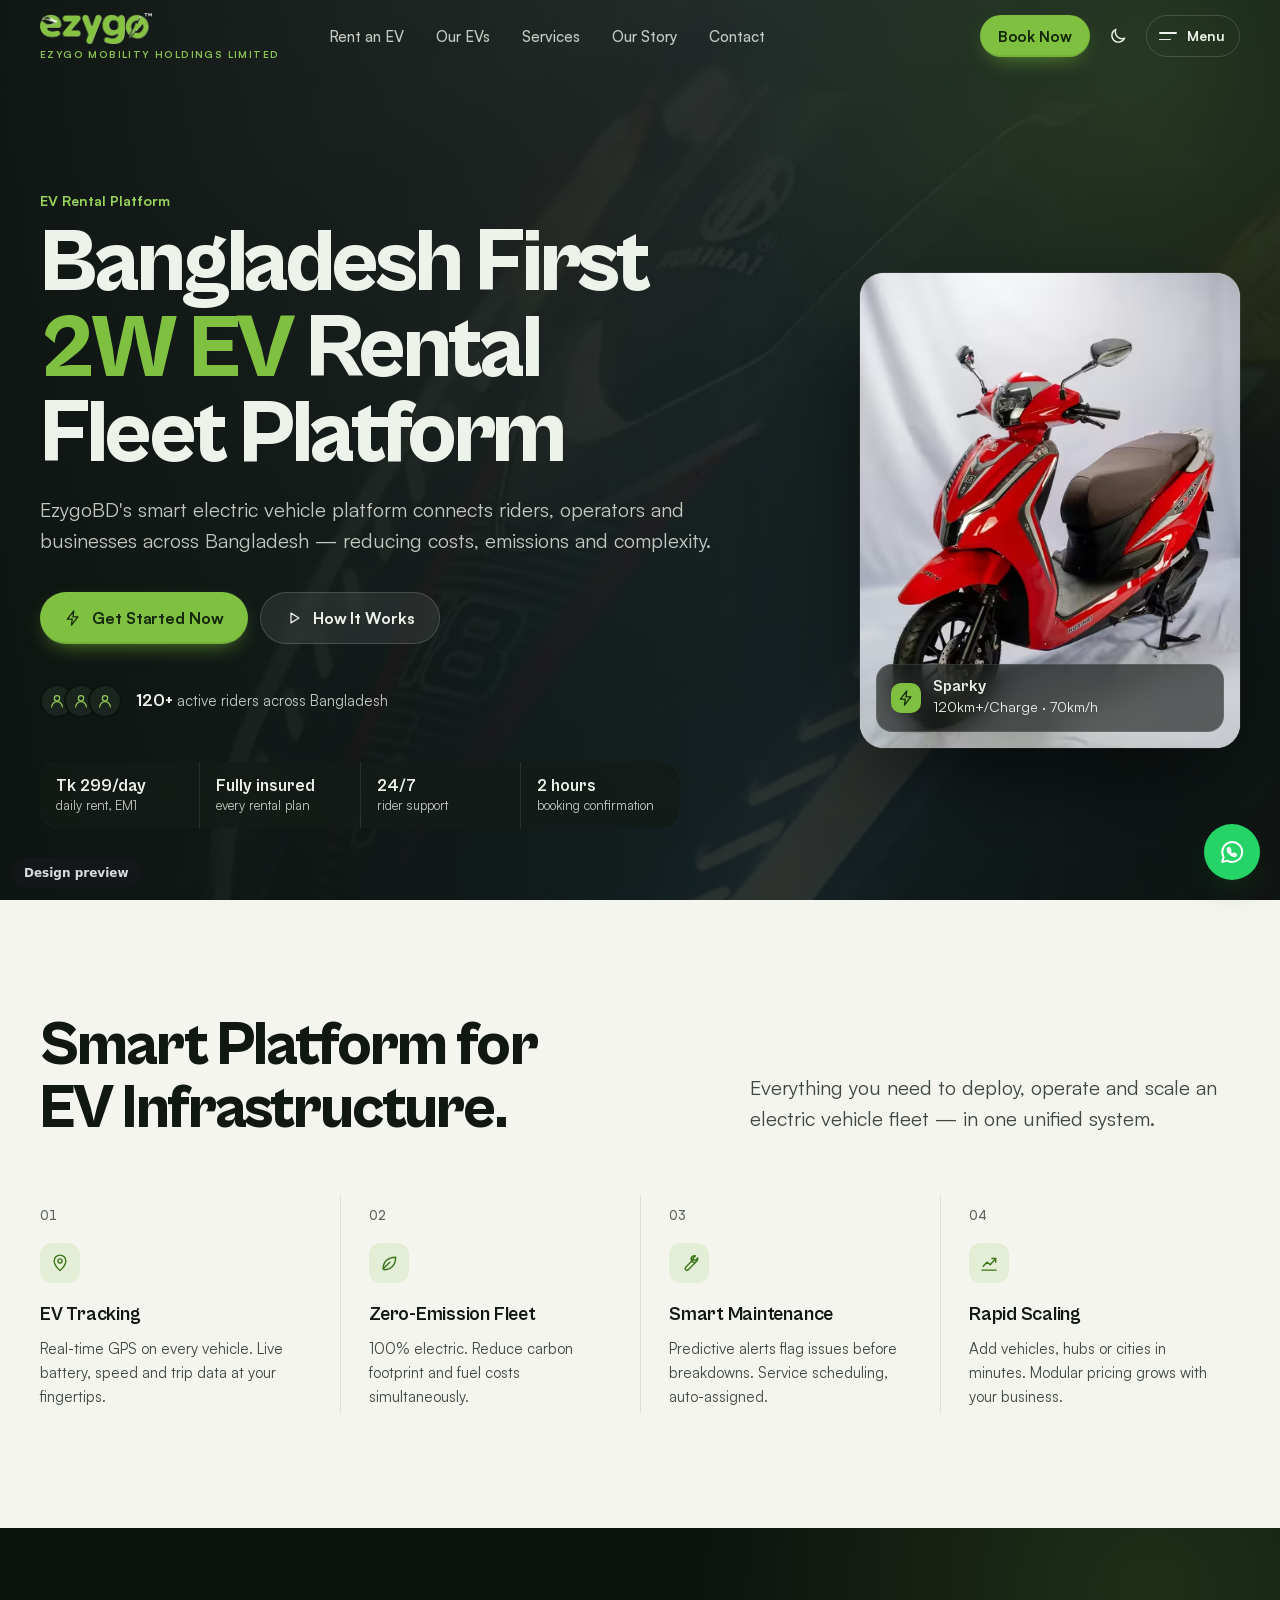
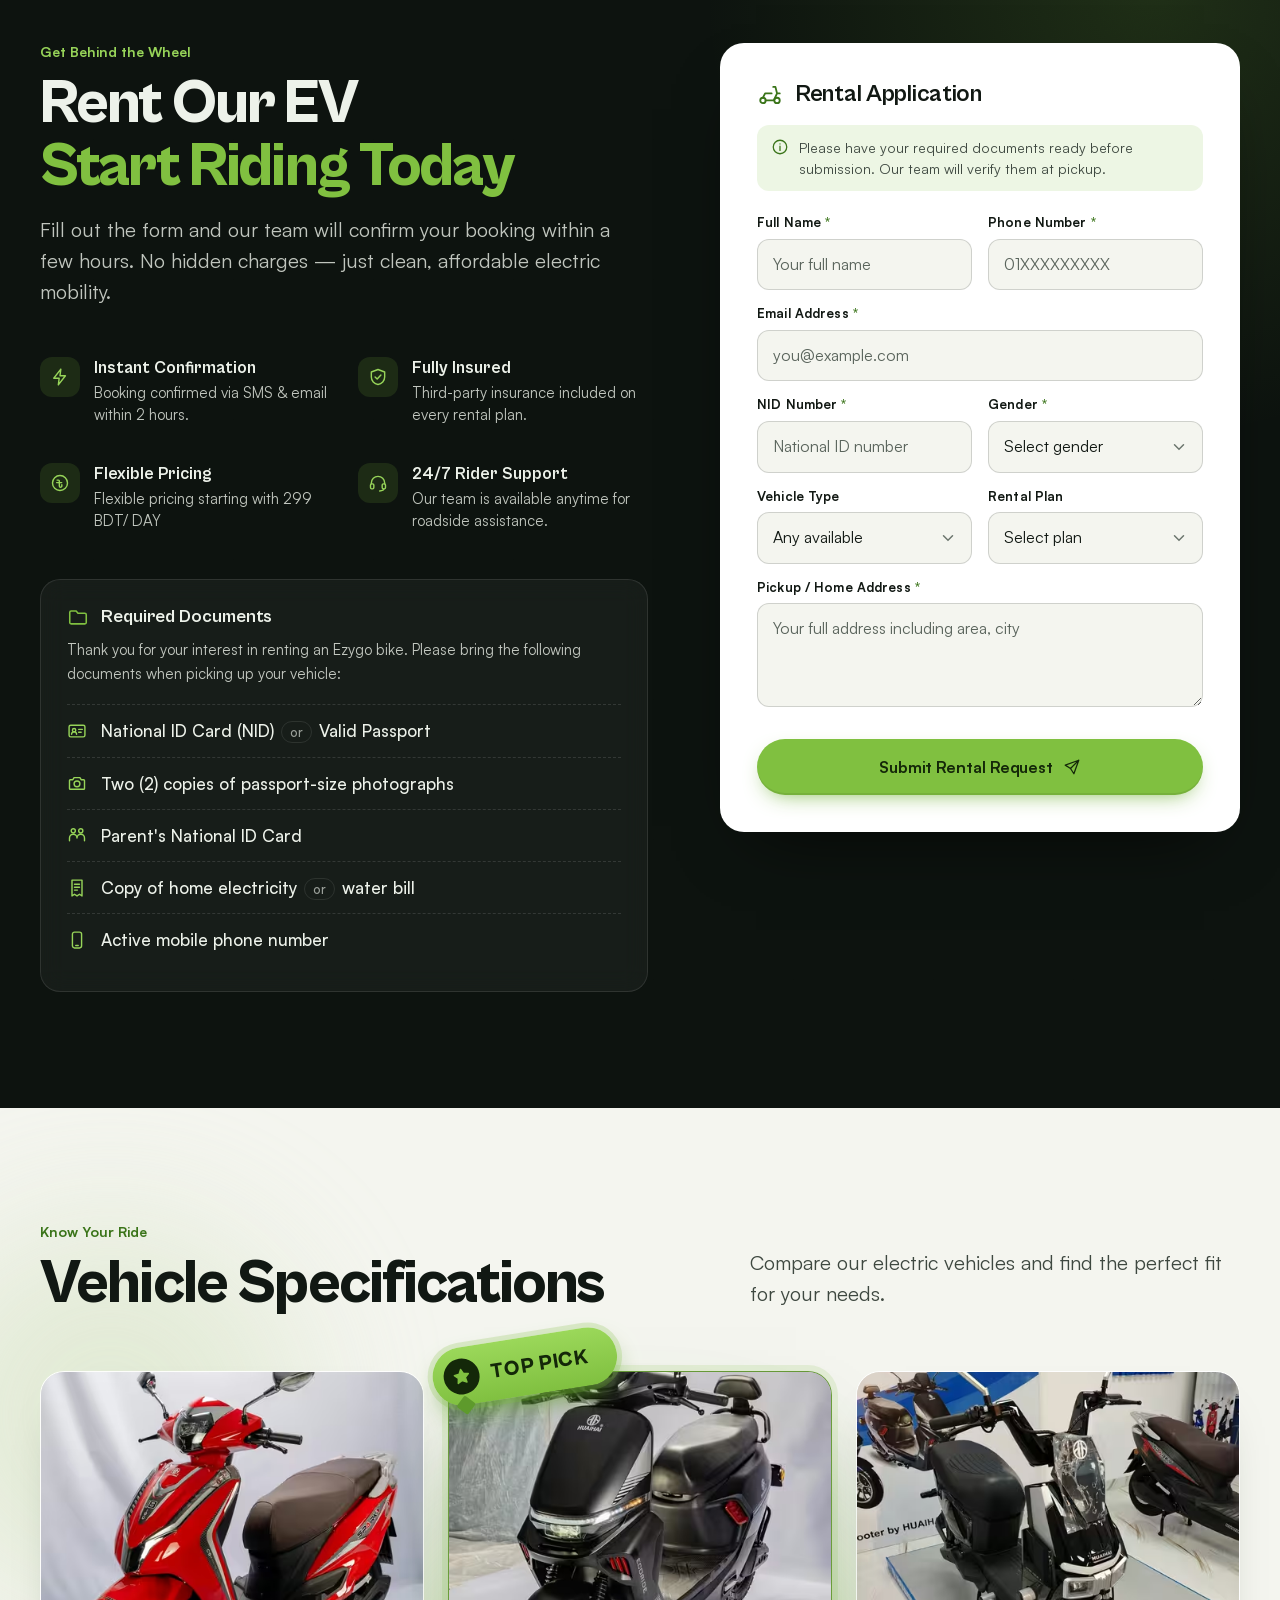
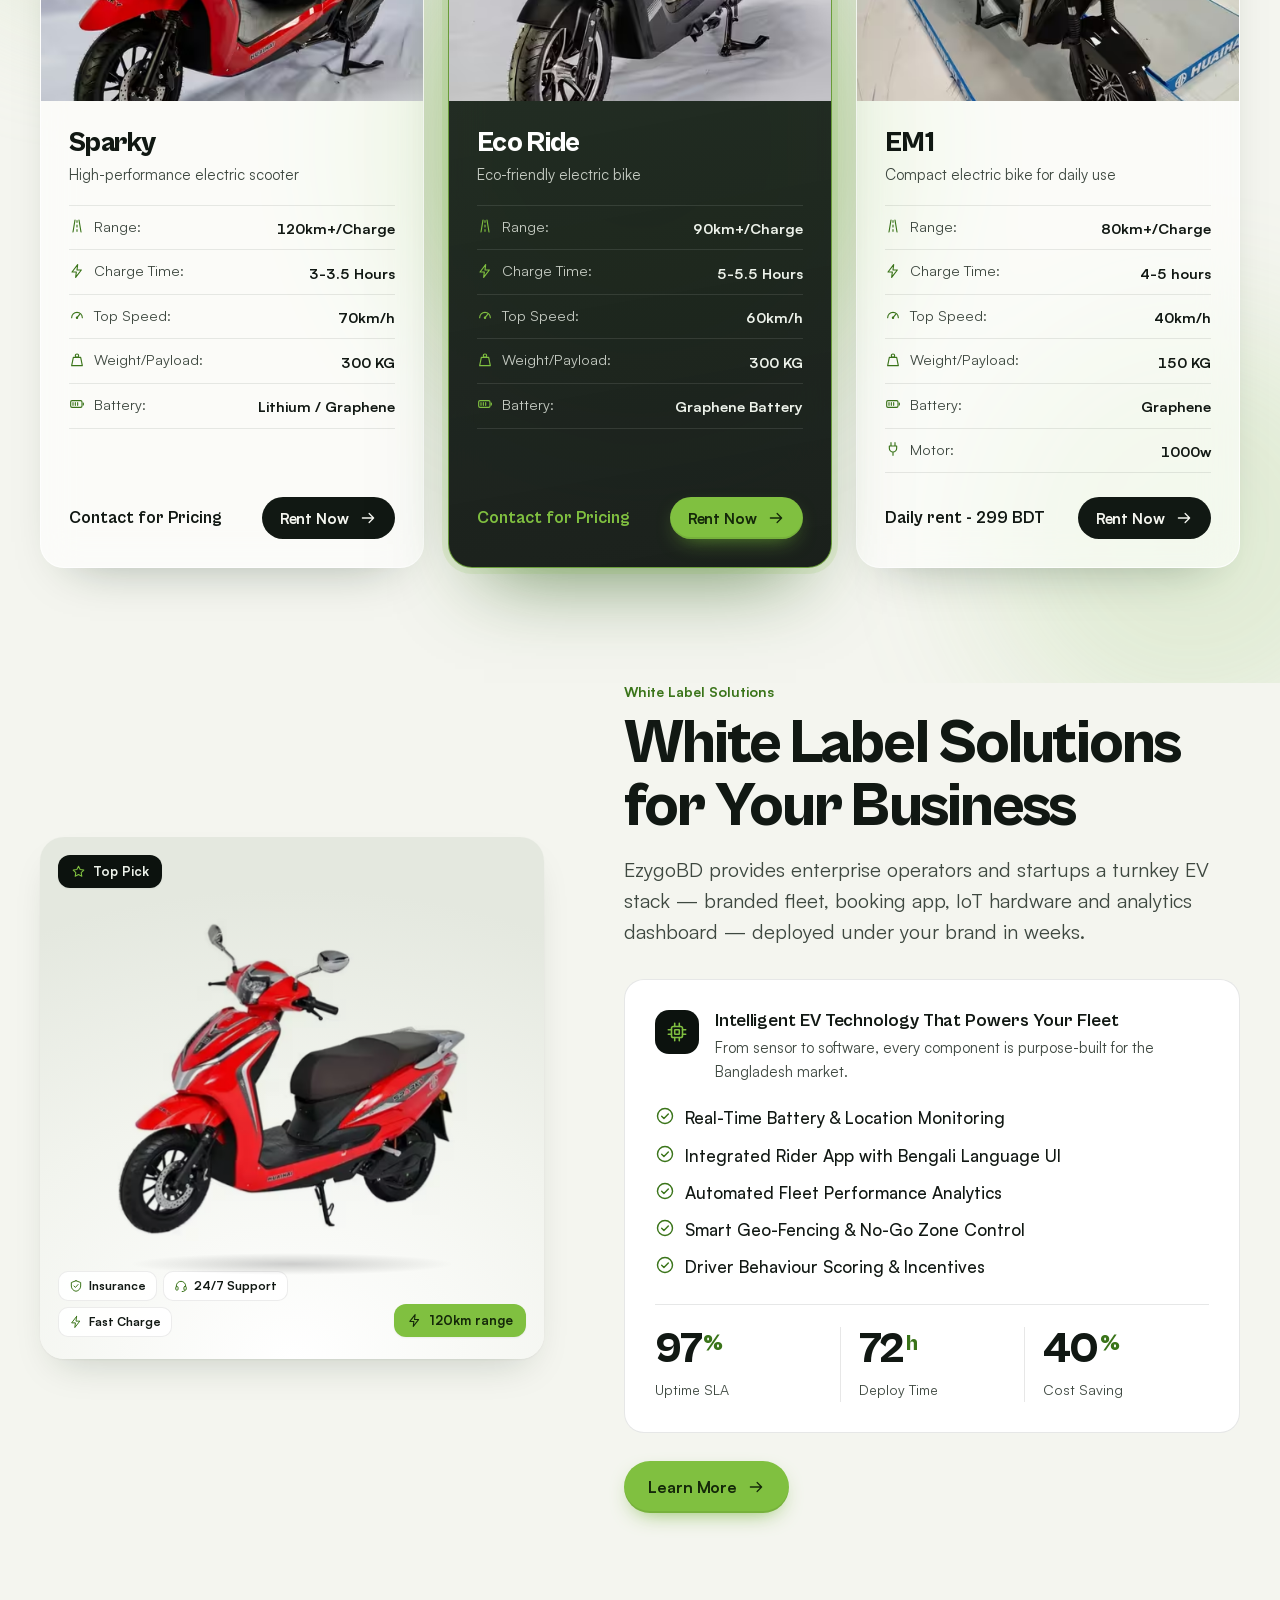
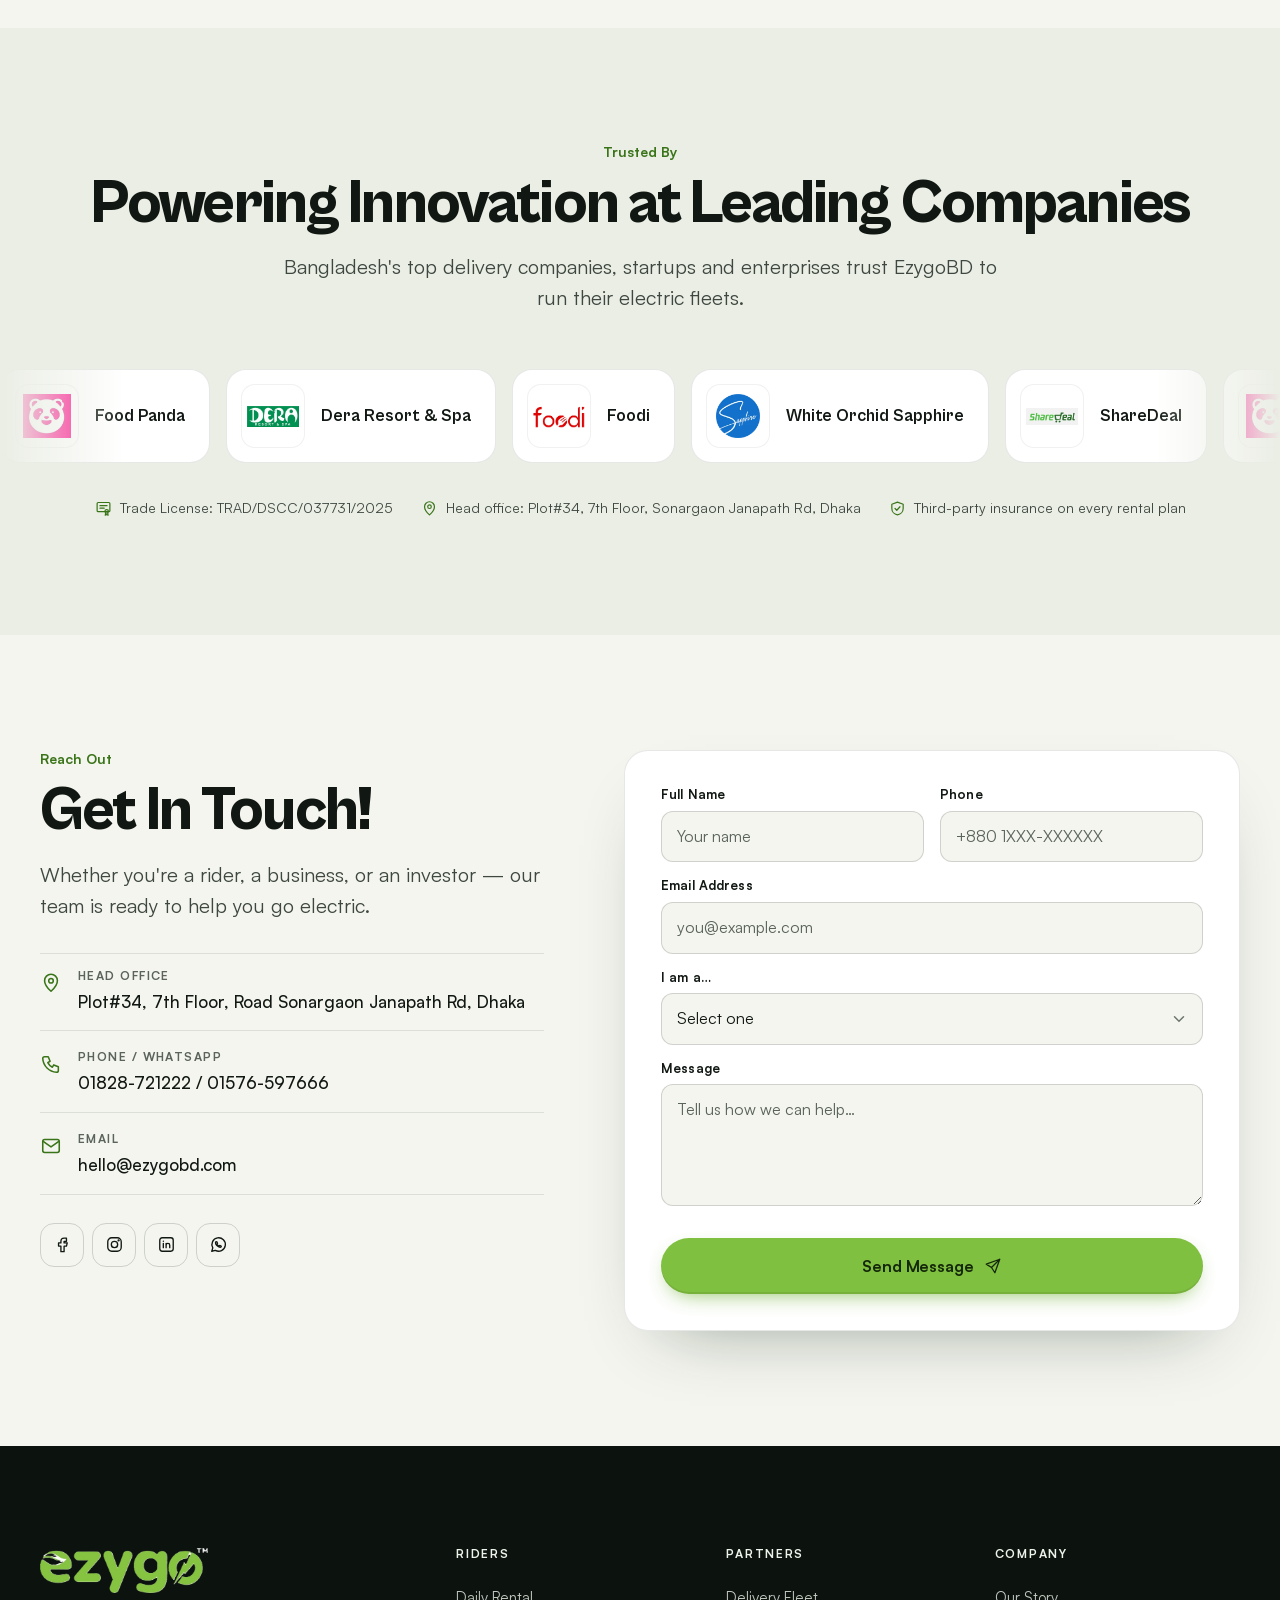
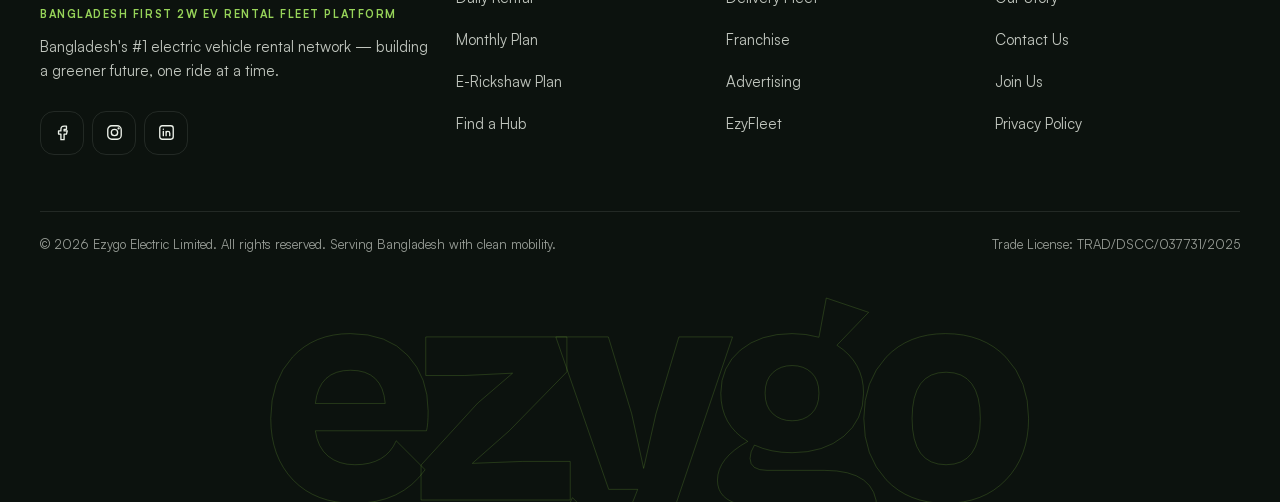
<file: preview/index.html>
<!DOCTYPE html>
<html lang="en">
<head>
  <meta charset="UTF-8">
  <meta name="viewport" content="width=device-width, initial-scale=1, viewport-fit=cover">
  <title>EzygoBD — Bangladesh&#039;s #1 EV Rental Network</title>
  <meta name="description" content="Efficient, eco-friendly, and affordable electric vehicle rentals across Bangladesh. Rent e-scooters, e-bikes, and e-rickshaws at your fingertips.">
  <link rel="canonical" href="https://www.ezygobd.com/">
  <meta name="color-scheme" content="light dark">
  <meta name="theme-color" content="#0C120E">

  <link rel="icon" type="image/png" sizes="32x32" href="assets/img/icon-32.png">
  <link rel="apple-touch-icon" href="assets/img/icon-180.png">

  <meta property="og:type" content="website">
  <meta property="og:site_name" content="EzygoBD">
  <meta property="og:locale" content="en_US">
  <meta property="og:url" content="https://www.ezygobd.com/">
  <meta property="og:title" content="EzygoBD — Bangladesh&#039;s #1 EV Rental Network">
  <meta property="og:description" content="Efficient, eco-friendly, and affordable electric vehicle rentals across Bangladesh. Rent e-scooters, e-bikes, and e-rickshaws at your fingertips.">
  <meta property="og:image" content="https://www.ezygobd.com/assets/img/og-cover.jpg">
  <meta property="og:image:width" content="1200">
  <meta property="og:image:height" content="630">
  <meta property="og:image:alt" content="EzygoBD — Bangladesh First 2W EV Rental Fleet Platform">
  <meta name="twitter:card" content="summary_large_image">
  <meta name="twitter:title" content="EzygoBD — Bangladesh&#039;s #1 EV Rental Network">
  <meta name="twitter:description" content="Efficient, eco-friendly, and affordable electric vehicle rentals across Bangladesh. Rent e-scooters, e-bikes, and e-rickshaws at your fingertips.">
  <meta name="twitter:image" content="https://www.ezygobd.com/assets/img/og-cover.jpg">

  <!-- Theme before paint (saved choice, else device setting); intro only once per visit -->
  <script>(function(d){var e=d.documentElement;e.className+=' js';setTimeout(function(){if(!window.ezygoReady)e.className=e.className.replace(' js','')},4000);try{var t=localStorage.getItem('ezygo-theme');if(t==='dark'||t==='light')e.setAttribute('data-theme',t);if(sessionStorage.getItem('ezygo-intro'))e.className+=' seen';sessionStorage.setItem('ezygo-intro','1')}catch(x){}})(document)</script>
  <link rel="preload" href="assets/fonts/cabinet-800.woff2" as="font" type="font/woff2" crossorigin>
  <link rel="preload" href="assets/fonts/satoshi-400.woff2" as="font" type="font/woff2" crossorigin>
  <link rel="stylesheet" href="assets/css/site.css?v=3.9">
  <script type="application/ld+json">
  {
    "@context": "https://schema.org",
    "@type": "LocalBusiness",
    "name": "EzygoBD",
    "legalName": "Ezygo Mobility Holdings Limited",
    "url": "https://www.ezygobd.com/",
    "logo": "https://www.ezygobd.com/assets/img/logo-480.png",
    "image": "https://www.ezygobd.com/assets/img/og-cover.jpg",
    "description": "Bangladesh First 2W EV Rental Fleet Platform: electric scooter and e-bike rental, delivery fleets, franchise and advertising.",
    "telephone": "+8801828721222",
    "email": "hello@ezygobd.com",
    "priceRange": "Tk 299+ per day",
    "address": {
      "@type": "PostalAddress",
      "streetAddress": "Plot 34, 7th Floor, Sonargaon Janapath Road",
      "addressLocality": "Dhaka",
      "addressCountry": "BD"
    },
    "sameAs": [
      "https://www.facebook.com/share/198cbcDwWD/",
      "https://www.instagram.com/rent_ezygo",
      "https://www.linkedin.com/company/ezygo-mobility-holdings-limited/"
    ]
  }
  </script>
  <link rel="preload" as="image" href="assets/video/ezygo-hero-poster.webp" type="image/webp">

  <meta name="robots" content="noindex, nofollow">
  <style>.preview-badge{position:fixed;left:12px;bottom:12px;z-index:9999;background:#16181D;color:#fff;font:600 12px/1 system-ui,sans-serif;padding:9px 12px;border-radius:999px;opacity:.85}
  .preview-toast{position:fixed;left:50%;bottom:24px;transform:translateX(-50%);z-index:9999;max-width:min(92vw,420px);background:#16181D;color:#fff;font:15px/1.45 system-ui,sans-serif;padding:14px 18px;border-radius:14px;box-shadow:0 8px 30px rgba(0,0,0,.25)}</style>
  <script>document.addEventListener('submit',function(e){e.preventDefault();e.stopImmediatePropagation();var t=document.createElement('div');t.className='preview-toast';t.setAttribute('role','status');t.textContent='This is a design preview, so forms are switched off. Nothing was sent.';document.body.appendChild(t);setTimeout(function(){t.remove()},4500)},true);</script>
</head>
<body><div class="preview-badge" aria-hidden="true">Design preview</div>
  <a class="skip" href="#main">Skip to content</a>

  <!-- Intro: once per visit, CSS only -->
  <div class="intro" aria-hidden="true">
    <div class="intro__in">
      <span class="intro__glow"></span>
      <img src="assets/img/logo-480.webp" width="240" height="65" alt="">
      <div class="intro__meter"><span class="intro__bar"><span></span></span><span class="intro__pct">0</span></div>
      <p class="intro__tag">Bangladesh First EV Network</p>
    </div>
  </div>

  <header class="site-head" id="top">
    <div class="site-head__in wrap">
      <a href="index.html" class="brand" aria-label="EzygoBD home">
        <picture><source type="image/webp" srcset="assets/img/logo-240.webp 1x, assets/img/logo-480.webp 2x"><img src="assets/img/logo-240.png" width="120" height="33" alt="EzygoBD"></picture>
        <span class="brand__tag">Ezygo Mobility Holdings Limited</span>
      </a>

      <nav class="nav" aria-label="Main">
        <a href="index.html#rent-ev">Rent an EV</a>
        <a href="evs.html">Our EVs</a>
        <a href="services.html">Services</a>
        <a href="about.html">Our Story</a>
        <a href="contact.html">Contact</a>
      </nav>

      <div class="site-head__act">
        <a href="index.html#rent-ev" class="btn btn--lime btn--sm site-head__cta">Book Now</a>
        <button class="icon-btn theme-btn" type="button" id="themeToggle" aria-label="Switch to dark mode" aria-pressed="false">
          <svg class="ic" viewBox="0 0 24 24" width="24" height="24" fill="none" stroke="currentColor" stroke-width="1.7" stroke-linecap="round" stroke-linejoin="round" aria-hidden="true" focusable="false"><path d="M20 14.5A8 8 0 0 1 9.5 4a8 8 0 1 0 10.5 10.5z"/></svg><svg class="ic" viewBox="0 0 24 24" width="24" height="24" fill="none" stroke="currentColor" stroke-width="1.7" stroke-linecap="round" stroke-linejoin="round" aria-hidden="true" focusable="false"><circle cx="12" cy="12" r="4"/><path d="M12 2.5v2M12 19.5v2M4.6 4.6l1.4 1.4M18 18l1.4 1.4M2.5 12h2M19.5 12h2M4.6 19.4L6 18M18 6l1.4-1.4"/></svg>        </button>
        <button class="icon-btn menu-btn" type="button" id="menuBtn" aria-label="Open menu" aria-expanded="false" aria-controls="megaMenu">
          <span class="menu-btn__lines"><span></span><span></span></span>
          <span class="menu-btn__txt">Menu</span>
        </button>
      </div>
    </div>
  </header>

  <!-- Full-screen menu -->
  <div class="mega" id="megaMenu" role="dialog" aria-modal="true" aria-label="Site menu" hidden>
    <div class="mega__in wrap">
      <div class="mega__top">
        <a href="index.html" class="mega__brand">
          <img src="assets/img/logo-240.webp" width="120" height="33" alt="EzygoBD">
          <span>Bangladesh First 2W EV Rental Fleet Platform</span>
        </a>
        <button class="icon-btn mega__close" type="button" id="megaClose" aria-label="Close menu"><svg class="ic" viewBox="0 0 24 24" width="24" height="24" fill="none" stroke="currentColor" stroke-width="1.7" stroke-linecap="round" stroke-linejoin="round" aria-hidden="true" focusable="false"><path d="M6 6l12 12M18 6L6 18"/></svg></button>
      </div>

      <div class="mega__cols">
        <div class="mega__col">
          <h2>Home</h2>
          <ul>
            <li><a href="index.html" class="is-on" aria-current="page">Home</a></li>
            <li><a href="index.html#rent-ev">Rent an EV</a></li>
            <li><a href="index.html#ev-specs">Vehicle Specs</a></li>
            <li><a href="evs.html#ezyfleet">EzyFleet</a></li>
          </ul>
        </div>
        <div class="mega__col">
          <h2>Our Story</h2>
          <ul>
            <li><a href="about.html">About Us</a></li>
            <li><a href="about.html#certificates">Certificates</a></li>
            <li><a href="about.html#awards">Winning Awards</a></li>
          </ul>
        </div>
        <div class="mega__col">
          <h2 class="mega__ghost">Team</h2>
          <ul>
            <li><a href="team.html">Team</a></li>
          </ul>
        </div>
        <div class="mega__col">
          <h2>Services</h2>
          <ul>
            <li><a href="services.html">EV Rental Plans</a></li>
            <li><a href="services.html#delivery">Delivery Fleet</a></li>
            <li><a href="services.html#corporate">Corporate Fleet</a></li>
            <li><a href="services.html#rent-to-own">Rent to Own</a></li>
          </ul>
        </div>
        <div class="mega__col">
          <h2>Contact Us</h2>
          <ul>
            <li><a href="contact.html">Contact Us</a></li>
          </ul>
        </div>
        <div class="mega__col">
          <h2>Join Us</h2>
          <ul>
            <li><a href="join.html">Join Us</a></li>
            <li><a href="join.html#franchise">Franchise (FOCO)</a></li>
            <li><a href="join.html#franchise">Franchise (FOFO)</a></li>
          </ul>
        </div>
      </div>

      <div class="mega__cards">
        <a href="index.html#rent-ev" class="mega__card"><svg class="ic" viewBox="0 0 24 24" width="24" height="24" fill="none" stroke="currentColor" stroke-width="1.7" stroke-linecap="round" stroke-linejoin="round" aria-hidden="true" focusable="false"><circle cx="5.5" cy="17" r="2.5"/><circle cx="18.5" cy="17" r="2.5"/><path d="M8 17h7.5l3-6.5H21M15 4.5h2l1.5 6M5.5 14.5l2-4h6"/></svg><span>Rent an EV</span><svg class="ic" viewBox="0 0 24 24" width="24" height="24" fill="none" stroke="currentColor" stroke-width="1.7" stroke-linecap="round" stroke-linejoin="round" aria-hidden="true" focusable="false"><path d="M7 17L17 7M8.5 7H17v8.5"/></svg></a>
        <a href="services.html" class="mega__card"><svg class="ic" viewBox="0 0 24 24" width="24" height="24" fill="none" stroke="currentColor" stroke-width="1.7" stroke-linecap="round" stroke-linejoin="round" aria-hidden="true" focusable="false"><path d="M2.5 6h11v10h-11zM13.5 9.5h4l3 3.5V16h-7"/><circle cx="6.5" cy="17.5" r="2"/><circle cx="17" cy="17.5" r="2"/></svg><span>Delivery Fleet</span><svg class="ic" viewBox="0 0 24 24" width="24" height="24" fill="none" stroke="currentColor" stroke-width="1.7" stroke-linecap="round" stroke-linejoin="round" aria-hidden="true" focusable="false"><path d="M7 17L17 7M8.5 7H17v8.5"/></svg></a>
        <a href="join.html#franchise" class="mega__card"><svg class="ic" viewBox="0 0 24 24" width="24" height="24" fill="none" stroke="currentColor" stroke-width="1.7" stroke-linecap="round" stroke-linejoin="round" aria-hidden="true" focusable="false"><path d="M3.5 8l4.5 4 4-6.5 4 6.5 4.5-4-1.5 10.5h-14L3.5 8z"/><path d="M5.5 21h13"/></svg><span>Franchise</span><svg class="ic" viewBox="0 0 24 24" width="24" height="24" fill="none" stroke="currentColor" stroke-width="1.7" stroke-linecap="round" stroke-linejoin="round" aria-hidden="true" focusable="false"><path d="M7 17L17 7M8.5 7H17v8.5"/></svg></a>
        <a href="contact.html" class="mega__card"><svg class="ic" viewBox="0 0 24 24" width="24" height="24" fill="none" stroke="currentColor" stroke-width="1.7" stroke-linecap="round" stroke-linejoin="round" aria-hidden="true" focusable="false"><path d="M4 13v-1a8 8 0 0 1 16 0v1"/><rect x="3" y="13" width="4" height="6" rx="1.5"/><rect x="17" y="13" width="4" height="6" rx="1.5"/><path d="M19 19c0 1.5-2 2.5-5 2.5"/></svg><span>Contact Us</span><svg class="ic" viewBox="0 0 24 24" width="24" height="24" fill="none" stroke="currentColor" stroke-width="1.7" stroke-linecap="round" stroke-linejoin="round" aria-hidden="true" focusable="false"><path d="M7 17L17 7M8.5 7H17v8.5"/></svg></a>
      </div>
    </div>
  </div>

<main id="main">

  <!-- ============ HERO ============ -->
  <section class="hero hero--home">
    <video class="hero__video" muted loop playsinline preload="none" aria-hidden="true" tabindex="-1" poster="assets/video/ezygo-hero-poster.webp" data-autoplay><source src="assets/video/ezygo-hero-480.mp4" type="video/mp4" media="(max-width: 640px)"><source src="assets/video/ezygo-hero-720.mp4" type="video/mp4"></video>    <div class="glow"></div>
    <div class="hero__in wrap">
      <div>
        <p class="kick" data-reveal style="--i:0">EV Rental Platform</p>
        <h1 class="d1 balance" data-reveal style="--i:1">Bangladesh First <em>2W EV</em> Rental Fleet Platform</h1>
        <p class="lead" data-reveal style="--i:2">EzygoBD's smart electric vehicle platform connects riders, operators and businesses across Bangladesh — reducing costs, emissions and complexity.</p>
        <div class="hero__ctas" data-reveal style="--i:3">
          <a href="#rent-ev" class="btn btn--lime"><svg class="ic" viewBox="0 0 24 24" width="24" height="24" fill="none" stroke="currentColor" stroke-width="1.7" stroke-linecap="round" stroke-linejoin="round" aria-hidden="true" focusable="false"><path d="M13 2.5L4.5 13.5h6.5l-1 8 8.5-11h-6.5l1-8z"/></svg> Get Started Now</a>
          <a href="#evs-platform" class="btn btn--glass"><svg class="ic" viewBox="0 0 24 24" width="24" height="24" fill="none" stroke="currentColor" stroke-width="1.7" stroke-linecap="round" stroke-linejoin="round" aria-hidden="true" focusable="false"><path d="M8 5.5v13l10.5-6.5L8 5.5z"/></svg> How It Works</a>
        </div>
        <div class="riders" data-reveal style="--i:4">
          <div class="riders__faces" aria-hidden="true"><span><svg class="ic" viewBox="0 0 24 24" width="24" height="24" fill="none" stroke="currentColor" stroke-width="1.7" stroke-linecap="round" stroke-linejoin="round" aria-hidden="true" focusable="false"><circle cx="12" cy="8" r="4"/><path d="M4 21a8 8 0 0 1 16 0"/></svg></span><span><svg class="ic" viewBox="0 0 24 24" width="24" height="24" fill="none" stroke="currentColor" stroke-width="1.7" stroke-linecap="round" stroke-linejoin="round" aria-hidden="true" focusable="false"><circle cx="12" cy="8" r="4"/><path d="M4 21a8 8 0 0 1 16 0"/></svg></span><span><svg class="ic" viewBox="0 0 24 24" width="24" height="24" fill="none" stroke="currentColor" stroke-width="1.7" stroke-linecap="round" stroke-linejoin="round" aria-hidden="true" focusable="false"><circle cx="12" cy="8" r="4"/><path d="M4 21a8 8 0 0 1 16 0"/></svg></span></div>
          <p><strong>120+</strong> active riders across Bangladesh</p>
        </div>
        <ul class="facts" data-reveal style="--i:5" aria-label="At a glance">
          <li><b>Tk 299/day</b>daily rent, EM1</li>
          <li><b>Fully insured</b>every rental plan</li>
          <li><b>24/7</b>rider support</li>
          <li><b>2 hours</b>booking confirmation</li>
        </ul>
      </div>
      <a href="#ev-specs" class="hero__frame" data-reveal="pop" style="--i:3">
        <picture><source type="image/avif" srcset="assets/img/sparky-480.avif 480w, assets/img/sparky-800.avif 800w, assets/img/sparky-1200.avif 1200w" sizes="(min-width: 960px) 380px, 96px"><source type="image/webp" srcset="assets/img/sparky-480.webp 480w, assets/img/sparky-800.webp 800w, assets/img/sparky-1200.webp 1200w" sizes="(min-width: 960px) 380px, 96px"><img src="assets/img/sparky-800.webp" width="800" height="1102" alt="Sparky electric scooter from the EzygoBD fleet" fetchpriority="high"></picture>        <span class="hero__chip"><svg class="ic" viewBox="0 0 24 24" width="24" height="24" fill="none" stroke="currentColor" stroke-width="1.7" stroke-linecap="round" stroke-linejoin="round" aria-hidden="true" focusable="false"><path d="M13 2.5L4.5 13.5h6.5l-1 8 8.5-11h-6.5l1-8z"/></svg><span><b>Sparky</b>120km+/Charge · 70km/h</span></span>
      </a>
    </div>
  </section>

  <!-- ============ PLATFORM STRIP ============ -->
  <section class="sec" id="evs-platform">
    <div class="wrap">
      <div class="head head--split">
        <h2 class="d2 balance" data-reveal>Smart Platform for EV Infrastructure.</h2>
        <p class="lead" data-reveal style="--i:1">Everything you need to deploy, operate and scale an electric vehicle fleet — in one unified system.</p>
      </div>
      <div class="feats feats--4" data-stagger>
        <div class="feat"><span class="feat__n">01</span><div class="feat__ic"><svg class="ic" viewBox="0 0 24 24" width="24" height="24" fill="none" stroke="currentColor" stroke-width="1.7" stroke-linecap="round" stroke-linejoin="round" aria-hidden="true" focusable="false"><path d="M12 21s-7-6.2-7-11.5a7 7 0 0 1 14 0C19 14.8 12 21 12 21z"/><circle cx="12" cy="9.5" r="2.5"/></svg></div><h3 class="h4">EV Tracking</h3><p>Real-time GPS on every vehicle. Live battery, speed and trip data at your fingertips.</p></div>
        <div class="feat"><span class="feat__n">02</span><div class="feat__ic"><svg class="ic" viewBox="0 0 24 24" width="24" height="24" fill="none" stroke="currentColor" stroke-width="1.7" stroke-linecap="round" stroke-linejoin="round" aria-hidden="true" focusable="false"><path d="M5 19c0-8 5-14 15-14 0 10-6 15-14 15"/><path d="M5 19l8-8"/></svg></div><h3 class="h4">Zero-Emission Fleet</h3><p>100% electric. Reduce carbon footprint and fuel costs simultaneously.</p></div>
        <div class="feat"><span class="feat__n">03</span><div class="feat__ic"><svg class="ic" viewBox="0 0 24 24" width="24" height="24" fill="none" stroke="currentColor" stroke-width="1.7" stroke-linecap="round" stroke-linejoin="round" aria-hidden="true" focusable="false"><path d="M14.7 6.3a4 4 0 0 0 5 5L11 20a2.1 2.1 0 0 1-3-3l8.7-8.7z"/><path d="M14.7 6.3a4 4 0 0 1 5-2.8l-2.6 2.6.4 2.2 2.2.4 2.6-2.6a4 4 0 0 1-2.8 5"/></svg></div><h3 class="h4">Smart Maintenance</h3><p>Predictive alerts flag issues before breakdowns. Service scheduling, auto-assigned.</p></div>
        <div class="feat"><span class="feat__n">04</span><div class="feat__ic"><svg class="ic" viewBox="0 0 24 24" width="24" height="24" fill="none" stroke="currentColor" stroke-width="1.7" stroke-linecap="round" stroke-linejoin="round" aria-hidden="true" focusable="false"><path d="M3.5 20.5h17M5 16l4.5-5 4 3L20 6.5"/><path d="M15.5 6.5H20V11"/></svg></div><h3 class="h4">Rapid Scaling</h3><p>Add vehicles, hubs or cities in minutes. Modular pricing grows with your business.</p></div>
      </div>
    </div>
  </section>

  <!-- ============ RENT OUR EV ============ -->
  <section class="sec sec--night" id="rent-ev">
    <div class="glow"></div>
    <div class="wrap rent">
      <div class="rent__info">
        <p class="kick" data-reveal>Get Behind the Wheel</p>
        <h2 class="d2" data-reveal style="--i:1">Rent Our EV<br><em>Start Riding Today</em></h2>
        <p class="lead" data-reveal style="--i:2">Fill out the form and our team will confirm your booking within a few hours. No hidden charges — just clean, affordable electric mobility.</p>

        <ul class="perks" data-stagger>
          <li class="perk"><span class="perk__ic"><svg class="ic" viewBox="0 0 24 24" width="24" height="24" fill="none" stroke="currentColor" stroke-width="1.7" stroke-linecap="round" stroke-linejoin="round" aria-hidden="true" focusable="false"><path d="M13 2.5L4.5 13.5h6.5l-1 8 8.5-11h-6.5l1-8z"/></svg></span><div><strong>Instant Confirmation</strong><p>Booking confirmed via SMS &amp; email within 2 hours.</p></div></li>
          <li class="perk"><span class="perk__ic"><svg class="ic" viewBox="0 0 24 24" width="24" height="24" fill="none" stroke="currentColor" stroke-width="1.7" stroke-linecap="round" stroke-linejoin="round" aria-hidden="true" focusable="false"><path d="M12 3l8 3v6c0 4.5-3.4 8.3-8 9-4.6-.7-8-4.5-8-9V6l8-3z"/><path d="M8.5 12l2.5 2.5 4.5-5"/></svg></span><div><strong>Fully Insured</strong><p>Third-party insurance included on every rental plan.</p></div></li>
          <li class="perk"><span class="perk__ic"><svg class="ic" viewBox="0 0 24 24" width="24" height="24" fill="none" stroke="currentColor" stroke-width="1.7" stroke-linecap="round" stroke-linejoin="round" aria-hidden="true" focusable="false"><circle cx="12" cy="12" r="9"/><path d="M8.5 8.5h1.7c.6 0 1 .4 1 1v6a1.5 1.5 0 0 0 3 0V14M8 11.5h6"/></svg></span><div><strong>Flexible Pricing</strong><p>Flexible pricing starting with 299 BDT/ DAY</p></div></li>
          <li class="perk"><span class="perk__ic"><svg class="ic" viewBox="0 0 24 24" width="24" height="24" fill="none" stroke="currentColor" stroke-width="1.7" stroke-linecap="round" stroke-linejoin="round" aria-hidden="true" focusable="false"><path d="M4 13v-1a8 8 0 0 1 16 0v1"/><rect x="3" y="13" width="4" height="6" rx="1.5"/><rect x="17" y="13" width="4" height="6" rx="1.5"/><path d="M19 19c0 1.5-2 2.5-5 2.5"/></svg></span><div><strong>24/7 Rider Support</strong><p>Our team is available anytime for roadside assistance.</p></div></li>
        </ul>

        <div class="docs" data-reveal>
          <div class="docs__head"><svg class="ic" viewBox="0 0 24 24" width="24" height="24" fill="none" stroke="currentColor" stroke-width="1.7" stroke-linecap="round" stroke-linejoin="round" aria-hidden="true" focusable="false"><path d="M3 7.5V18a1.5 1.5 0 0 0 1.5 1.5h15A1.5 1.5 0 0 0 21 18V9.5A1.5 1.5 0 0 0 19.5 8H12l-2-2.5H4.5A1.5 1.5 0 0 0 3 7z"/></svg><h3 class="h4">Required Documents</h3></div>
          <p>Thank you for your interest in renting an Ezygo bike. Please bring the following documents when picking up your vehicle:</p>
          <ul>
            <li><svg class="ic" viewBox="0 0 24 24" width="24" height="24" fill="none" stroke="currentColor" stroke-width="1.7" stroke-linecap="round" stroke-linejoin="round" aria-hidden="true" focusable="false"><rect x="2.5" y="5" width="19" height="14" rx="2"/><circle cx="8.5" cy="11" r="2"/><path d="M5.5 16a3 3 0 0 1 6 0M14 10h4.5M14 13.5h3"/></svg><span>National ID Card (NID) <em>or</em> Valid Passport</span></li>
            <li><svg class="ic" viewBox="0 0 24 24" width="24" height="24" fill="none" stroke="currentColor" stroke-width="1.7" stroke-linecap="round" stroke-linejoin="round" aria-hidden="true" focusable="false"><path d="M4 8h3l1.5-2.5h7L17 8h3a1 1 0 0 1 1 1v9.5a1 1 0 0 1-1 1H4a1 1 0 0 1-1-1V9a1 1 0 0 1 1-1z"/><circle cx="12" cy="13" r="3.5"/></svg><span>Two (2) copies of passport-size photographs</span></li>
            <li><svg class="ic" viewBox="0 0 24 24" width="24" height="24" fill="none" stroke="currentColor" stroke-width="1.7" stroke-linecap="round" stroke-linejoin="round" aria-hidden="true" focusable="false"><circle cx="7.5" cy="7" r="2.5"/><circle cx="16.5" cy="7" r="2.5"/><path d="M3 19v-3.5a4.5 4.5 0 0 1 9 0M12 15.5a4.5 4.5 0 0 1 9 0V19"/></svg><span>Parent's National ID Card</span></li>
            <li><svg class="ic" viewBox="0 0 24 24" width="24" height="24" fill="none" stroke="currentColor" stroke-width="1.7" stroke-linecap="round" stroke-linejoin="round" aria-hidden="true" focusable="false"><path d="M6 2.5h12v19l-3-2-3 2-3-2-3 2v-19z"/><path d="M9 7.5h6M9 11h6M9 14.5h3.5"/></svg><span>Copy of home electricity <em>or</em> water bill</span></li>
            <li><svg class="ic" viewBox="0 0 24 24" width="24" height="24" fill="none" stroke="currentColor" stroke-width="1.7" stroke-linecap="round" stroke-linejoin="round" aria-hidden="true" focusable="false"><rect x="6.5" y="2.5" width="11" height="19" rx="2.5"/><path d="M10.5 18.5h3"/></svg><span>Active mobile phone number</span></li>
          </ul>
        </div>
      </div>

      <div class="rent__form" data-reveal="pop">
        <div class="form-card">
          <h3 class="h3 form-card__title"><svg class="ic" viewBox="0 0 24 24" width="24" height="24" fill="none" stroke="currentColor" stroke-width="1.7" stroke-linecap="round" stroke-linejoin="round" aria-hidden="true" focusable="false"><circle cx="5.5" cy="17" r="2.5"/><circle cx="18.5" cy="17" r="2.5"/><path d="M8 17h7.5l3-6.5H21M15 4.5h2l1.5 6M5.5 14.5l2-4h6"/></svg> Rental Application</h3>
          <p class="form-note"><svg class="ic" viewBox="0 0 24 24" width="24" height="24" fill="none" stroke="currentColor" stroke-width="1.7" stroke-linecap="round" stroke-linejoin="round" aria-hidden="true" focusable="false"><circle cx="12" cy="12" r="9"/><path d="M12 11v5.5M12 7.8v.1"/></svg> Please have your required documents ready before submission. Our team will verify them at pickup.</p>

          <form action="form-handler.html" method="POST" data-form="rent_ev" class="fields">
            <input type="hidden" name="form_type" value="rent_ev"><div class="hp" aria-hidden="true"><label for="hp-1">Leave this empty</label><input type="text" id="hp-1" name="website" tabindex="-1" autocomplete="off"></div><input type="hidden" name="_t" value="1794945670">            <p class="form-msg form-msg--ok" data-notice="success" role="status" hidden>Thank you. Your rental request is in. Our team will call you to confirm your booking.</p>
            <p class="form-msg form-msg--err" data-notice="error" role="alert" hidden>Your request didn't go through. Please check the fields, or call 01828-721222.</p>
            <div class="row2">
              <div class="field"><label for="revName">Full Name <span>*</span></label><input type="text" id="revName" name="name" placeholder="Your full name" autocomplete="name" required></div>
              <div class="field"><label for="revPhone">Phone Number <span>*</span></label><input type="tel" pattern="\+?[0-9][0-9 \(\)\-]{5,24}" id="revPhone" name="phone" placeholder="01XXXXXXXXX" autocomplete="tel" inputmode="tel" required></div>
            </div>
            <div class="field"><label for="revEmail">Email Address <span>*</span></label><input type="email" id="revEmail" name="email" placeholder="you@example.com" autocomplete="email" required></div>
            <div class="row2">
              <div class="field"><label for="revNid">NID Number <span>*</span></label><input type="text" id="revNid" name="nid" placeholder="National ID number" inputmode="numeric" required></div>
              <div class="field"><label for="revGender">Gender <span>*</span></label>
                <select id="revGender" name="gender" required>
                  <option value="">Select gender</option><option value="Male">Male</option><option value="Female">Female</option><option value="Other">Other</option>
                </select></div>
            </div>
            <div class="row2">
              <div class="field"><label for="revVehicle">Vehicle Type</label>
                <select id="revVehicle" name="vehicle_type">
                  <option value="">Any available</option><option value="E-Scooter">EzyGo E-Scooter</option><option value="E-Bike">EzyRide E-Bike</option><option value="E-Rickshaw">EzyHaul E-Rickshaw</option>
                </select></div>
              <div class="field"><label for="revPlan">Rental Plan</label>
                <select id="revPlan" name="rental_plan">
                  <option value="">Select plan</option><option value="Daily">Daily</option><option value="Weekly">Weekly</option><option value="Monthly">Monthly</option>
                </select></div>
            </div>
            <div class="pick-specs" id="revSpecs" hidden aria-live="polite"></div>
            <div class="field"><label for="revAddress">Pickup / Home Address <span>*</span></label><textarea id="revAddress" name="address" rows="3" placeholder="Your full address including area, city" autocomplete="street-address" required></textarea></div>
            <button type="submit" class="btn btn--lime">Submit Rental Request <svg class="ic" viewBox="0 0 24 24" width="24" height="24" fill="none" stroke="currentColor" stroke-width="1.7" stroke-linecap="round" stroke-linejoin="round" aria-hidden="true" focusable="false"><path d="M21 3L10 14M21 3l-6.5 18-4.5-7-7-4.5L21 3z"/></svg></button>
          </form>
        </div>
      </div>
    </div>
  </section>

  <!-- ============ VEHICLE SPECIFICATIONS ============ -->
  <section class="sec sec--glass" id="ev-specs">
    <div class="blobs" aria-hidden="true"><span></span><span></span><span></span></div>
    <div class="wrap">
      <div class="head head--split">
        <div>
          <p class="kick" data-reveal>Know Your Ride</p>
          <h2 class="d2" data-reveal style="--i:1">Vehicle Specifications</h2>
        </div>
        <p class="lead" data-reveal style="--i:2">Compare our electric vehicles and find the perfect fit for your needs.</p>
      </div>
      <div class="bikes" data-stagger="pop">
        <article class="bike" data-tilt>
          <div class="bike__pic"><picture><source type="image/avif" srcset="assets/img/sparky-480.avif 480w, assets/img/sparky-800.avif 800w, assets/img/sparky-1200.avif 1200w" sizes="(min-width: 1080px) 400px, (min-width: 720px) 50vw, 100vw"><source type="image/webp" srcset="assets/img/sparky-480.webp 480w, assets/img/sparky-800.webp 800w, assets/img/sparky-1200.webp 1200w" sizes="(min-width: 1080px) 400px, (min-width: 720px) 50vw, 100vw"><img src="assets/img/sparky-800.webp" width="800" height="1102" alt="Sparky Electric Bike" loading="lazy" decoding="async"></picture></div>
          <div class="bike__body">
            <h3 class="bike__name">Sparky</h3>
            <p class="bike__line">High-performance electric scooter</p>
            <dl class="specs">
              <div><dt><svg class="ic" viewBox="0 0 24 24" width="24" height="24" fill="none" stroke="currentColor" stroke-width="1.7" stroke-linecap="round" stroke-linejoin="round" aria-hidden="true" focusable="false"><path d="M6 21L9 3M18 21L15 3M12 4v2.5M12 10.5v3M12 17.5V20"/></svg>Range:</dt><dd>120km+/Charge</dd></div>
              <div><dt><svg class="ic" viewBox="0 0 24 24" width="24" height="24" fill="none" stroke="currentColor" stroke-width="1.7" stroke-linecap="round" stroke-linejoin="round" aria-hidden="true" focusable="false"><path d="M13 2.5L4.5 13.5h6.5l-1 8 8.5-11h-6.5l1-8z"/></svg>Charge Time:</dt><dd>3-3.5 Hours</dd></div>
              <div><dt><svg class="ic" viewBox="0 0 24 24" width="24" height="24" fill="none" stroke="currentColor" stroke-width="1.7" stroke-linecap="round" stroke-linejoin="round" aria-hidden="true" focusable="false"><path d="M4 16a8 8 0 1 1 16 0"/><path d="M12 16l4-5"/><circle cx="12" cy="16" r="1"/></svg>Top Speed:</dt><dd>70km/h</dd></div>
              <div><dt><svg class="ic" viewBox="0 0 24 24" width="24" height="24" fill="none" stroke="currentColor" stroke-width="1.7" stroke-linecap="round" stroke-linejoin="round" aria-hidden="true" focusable="false"><path d="M6.5 8h11l2.5 12.5H4L6.5 8z"/><circle cx="12" cy="5.5" r="2.5"/></svg>Weight/Payload:</dt><dd>300 KG</dd></div>
              <div><dt><svg class="ic" viewBox="0 0 24 24" width="24" height="24" fill="none" stroke="currentColor" stroke-width="1.7" stroke-linecap="round" stroke-linejoin="round" aria-hidden="true" focusable="false"><rect x="2.5" y="7" width="17" height="10" rx="2"/><path d="M21.5 10.5v3M6 10v4M9.5 10v4M13 10v4"/></svg>Battery:</dt><dd>Lithium / Graphene</dd></div>
            </dl>
            <div class="bike__foot">
              <p class="price">Contact for Pricing</p>
              <a href="#rent-ev" class="btn btn--ink btn--sm">Rent Now <svg class="ic" viewBox="0 0 24 24" width="24" height="24" fill="none" stroke="currentColor" stroke-width="1.7" stroke-linecap="round" stroke-linejoin="round" aria-hidden="true" focusable="false"><path d="M4.5 12h15M13.5 6l6 6-6 6"/></svg></a>
            </div>
          </div>
        </article>
        <article class="bike bike--feat" data-tilt>
          <span class="bike__flag"><svg class="ic" viewBox="0 0 24 24" width="24" height="24" fill="none" stroke="currentColor" stroke-width="1.7" stroke-linecap="round" stroke-linejoin="round" aria-hidden="true" focusable="false"><path d="M12 3.5l2.6 5.3 5.9.9-4.2 4.1 1 5.8L12 16.9l-5.3 2.7 1-5.8-4.2-4.1 5.9-.9L12 3.5z"/></svg> Top Pick</span>
          <div class="bike__pic"><picture><source type="image/avif" srcset="assets/img/eco-ride-480.avif 480w, assets/img/eco-ride-800.avif 800w, assets/img/eco-ride-1200.avif 1200w" sizes="(min-width: 1080px) 400px, (min-width: 720px) 50vw, 100vw"><source type="image/webp" srcset="assets/img/eco-ride-480.webp 480w, assets/img/eco-ride-800.webp 800w, assets/img/eco-ride-1200.webp 1200w" sizes="(min-width: 1080px) 400px, (min-width: 720px) 50vw, 100vw"><img src="assets/img/eco-ride-800.webp" width="800" height="1096" alt="Eco Ride Electric Bike" loading="lazy" decoding="async"></picture></div>
          <div class="bike__body">
            <h3 class="bike__name">Eco Ride</h3>
            <p class="bike__line">Eco-friendly electric bike</p>
            <dl class="specs">
              <div><dt><svg class="ic" viewBox="0 0 24 24" width="24" height="24" fill="none" stroke="currentColor" stroke-width="1.7" stroke-linecap="round" stroke-linejoin="round" aria-hidden="true" focusable="false"><path d="M6 21L9 3M18 21L15 3M12 4v2.5M12 10.5v3M12 17.5V20"/></svg>Range:</dt><dd>90km+/Charge</dd></div>
              <div><dt><svg class="ic" viewBox="0 0 24 24" width="24" height="24" fill="none" stroke="currentColor" stroke-width="1.7" stroke-linecap="round" stroke-linejoin="round" aria-hidden="true" focusable="false"><path d="M13 2.5L4.5 13.5h6.5l-1 8 8.5-11h-6.5l1-8z"/></svg>Charge Time:</dt><dd>5-5.5 Hours</dd></div>
              <div><dt><svg class="ic" viewBox="0 0 24 24" width="24" height="24" fill="none" stroke="currentColor" stroke-width="1.7" stroke-linecap="round" stroke-linejoin="round" aria-hidden="true" focusable="false"><path d="M4 16a8 8 0 1 1 16 0"/><path d="M12 16l4-5"/><circle cx="12" cy="16" r="1"/></svg>Top Speed:</dt><dd>60km/h</dd></div>
              <div><dt><svg class="ic" viewBox="0 0 24 24" width="24" height="24" fill="none" stroke="currentColor" stroke-width="1.7" stroke-linecap="round" stroke-linejoin="round" aria-hidden="true" focusable="false"><path d="M6.5 8h11l2.5 12.5H4L6.5 8z"/><circle cx="12" cy="5.5" r="2.5"/></svg>Weight/Payload:</dt><dd>300 KG</dd></div>
              <div><dt><svg class="ic" viewBox="0 0 24 24" width="24" height="24" fill="none" stroke="currentColor" stroke-width="1.7" stroke-linecap="round" stroke-linejoin="round" aria-hidden="true" focusable="false"><rect x="2.5" y="7" width="17" height="10" rx="2"/><path d="M21.5 10.5v3M6 10v4M9.5 10v4M13 10v4"/></svg>Battery:</dt><dd>Graphene Battery</dd></div>
            </dl>
            <div class="bike__foot">
              <p class="price">Contact for Pricing</p>
              <a href="#rent-ev" class="btn btn--lime btn--sm">Rent Now <svg class="ic" viewBox="0 0 24 24" width="24" height="24" fill="none" stroke="currentColor" stroke-width="1.7" stroke-linecap="round" stroke-linejoin="round" aria-hidden="true" focusable="false"><path d="M4.5 12h15M13.5 6l6 6-6 6"/></svg></a>
            </div>
          </div>
        </article>
        <article class="bike" data-tilt>
          <div class="bike__pic"><picture><source type="image/avif" srcset="assets/img/em1-480.avif 480w, assets/img/em1-800.avif 800w, assets/img/em1-1200.avif 1200w" sizes="(min-width: 1080px) 400px, (min-width: 720px) 50vw, 100vw"><source type="image/webp" srcset="assets/img/em1-480.webp 480w, assets/img/em1-800.webp 800w, assets/img/em1-1200.webp 1200w" sizes="(min-width: 1080px) 400px, (min-width: 720px) 50vw, 100vw"><img src="assets/img/em1-800.webp" width="800" height="1067" alt="EM1 Electric Bike" loading="lazy" decoding="async"></picture></div>
          <div class="bike__body">
            <h3 class="bike__name">EM1</h3>
            <p class="bike__line">Compact electric bike for daily use</p>
            <dl class="specs">
              <div><dt><svg class="ic" viewBox="0 0 24 24" width="24" height="24" fill="none" stroke="currentColor" stroke-width="1.7" stroke-linecap="round" stroke-linejoin="round" aria-hidden="true" focusable="false"><path d="M6 21L9 3M18 21L15 3M12 4v2.5M12 10.5v3M12 17.5V20"/></svg>Range:</dt><dd>80km+/Charge</dd></div>
              <div><dt><svg class="ic" viewBox="0 0 24 24" width="24" height="24" fill="none" stroke="currentColor" stroke-width="1.7" stroke-linecap="round" stroke-linejoin="round" aria-hidden="true" focusable="false"><path d="M13 2.5L4.5 13.5h6.5l-1 8 8.5-11h-6.5l1-8z"/></svg>Charge Time:</dt><dd>4-5 hours</dd></div>
              <div><dt><svg class="ic" viewBox="0 0 24 24" width="24" height="24" fill="none" stroke="currentColor" stroke-width="1.7" stroke-linecap="round" stroke-linejoin="round" aria-hidden="true" focusable="false"><path d="M4 16a8 8 0 1 1 16 0"/><path d="M12 16l4-5"/><circle cx="12" cy="16" r="1"/></svg>Top Speed:</dt><dd>40km/h</dd></div>
              <div><dt><svg class="ic" viewBox="0 0 24 24" width="24" height="24" fill="none" stroke="currentColor" stroke-width="1.7" stroke-linecap="round" stroke-linejoin="round" aria-hidden="true" focusable="false"><path d="M6.5 8h11l2.5 12.5H4L6.5 8z"/><circle cx="12" cy="5.5" r="2.5"/></svg>Weight/Payload:</dt><dd>150 KG</dd></div>
              <div><dt><svg class="ic" viewBox="0 0 24 24" width="24" height="24" fill="none" stroke="currentColor" stroke-width="1.7" stroke-linecap="round" stroke-linejoin="round" aria-hidden="true" focusable="false"><rect x="2.5" y="7" width="17" height="10" rx="2"/><path d="M21.5 10.5v3M6 10v4M9.5 10v4M13 10v4"/></svg>Battery:</dt><dd>Graphene</dd></div>
              <div><dt><svg class="ic" viewBox="0 0 24 24" width="24" height="24" fill="none" stroke="currentColor" stroke-width="1.7" stroke-linecap="round" stroke-linejoin="round" aria-hidden="true" focusable="false"><path d="M9 2.5v5M15 2.5v5M6.5 7.5h11V11a5.5 5.5 0 0 1-11 0V7.5zM12 16.5v5"/></svg>Motor:</dt><dd>1000w</dd></div>
            </dl>
            <div class="bike__foot">
              <p class="price">Daily rent - 299 BDT</p>
              <a href="#rent-ev" class="btn btn--ink btn--sm">Rent Now <svg class="ic" viewBox="0 0 24 24" width="24" height="24" fill="none" stroke="currentColor" stroke-width="1.7" stroke-linecap="round" stroke-linejoin="round" aria-hidden="true" focusable="false"><path d="M4.5 12h15M13.5 6l6 6-6 6"/></svg></a>
            </div>
          </div>
        </article>
      </div>
    </div>
  </section>

  <!-- ============ WHITE LABEL SOLUTIONS ============ -->
  <section class="sec">
    <div class="wrap wl">
      <div class="wl__media" data-reveal="left">
        <picture><source type="image/avif" srcset="assets/img/scooter-white-480.avif 480w, assets/img/scooter-white-632.avif 632w" sizes="(min-width: 1000px) 480px, 90vw"><source type="image/webp" srcset="assets/img/scooter-white-480.webp 480w, assets/img/scooter-white-632.webp 632w" sizes="(min-width: 1000px) 480px, 90vw"><img src="assets/img/scooter-white-480.webp" width="632" height="590" alt="EzygoBD Electric Vehicle" loading="lazy" decoding="async"></picture>        <span class="badge badge--tl"><svg class="ic" viewBox="0 0 24 24" width="24" height="24" fill="none" stroke="currentColor" stroke-width="1.7" stroke-linecap="round" stroke-linejoin="round" aria-hidden="true" focusable="false"><path d="M12 3.5l2.6 5.3 5.9.9-4.2 4.1 1 5.8L12 16.9l-5.3 2.7 1-5.8-4.2-4.1 5.9-.9L12 3.5z"/></svg> Top Pick</span>
        <span class="badge badge--br badge--lime"><svg class="ic" viewBox="0 0 24 24" width="24" height="24" fill="none" stroke="currentColor" stroke-width="1.7" stroke-linecap="round" stroke-linejoin="round" aria-hidden="true" focusable="false"><path d="M13 2.5L4.5 13.5h6.5l-1 8 8.5-11h-6.5l1-8z"/></svg> 120km range</span>
        <div class="wl__tags">
          <span><svg class="ic" viewBox="0 0 24 24" width="24" height="24" fill="none" stroke="currentColor" stroke-width="1.7" stroke-linecap="round" stroke-linejoin="round" aria-hidden="true" focusable="false"><path d="M12 3l8 3v6c0 4.5-3.4 8.3-8 9-4.6-.7-8-4.5-8-9V6l8-3z"/><path d="M8.5 12l2.5 2.5 4.5-5"/></svg> Insurance</span>
          <span><svg class="ic" viewBox="0 0 24 24" width="24" height="24" fill="none" stroke="currentColor" stroke-width="1.7" stroke-linecap="round" stroke-linejoin="round" aria-hidden="true" focusable="false"><path d="M4 13v-1a8 8 0 0 1 16 0v1"/><rect x="3" y="13" width="4" height="6" rx="1.5"/><rect x="17" y="13" width="4" height="6" rx="1.5"/><path d="M19 19c0 1.5-2 2.5-5 2.5"/></svg> 24/7 Support</span>
          <span><svg class="ic" viewBox="0 0 24 24" width="24" height="24" fill="none" stroke="currentColor" stroke-width="1.7" stroke-linecap="round" stroke-linejoin="round" aria-hidden="true" focusable="false"><path d="M13 2.5L4.5 13.5h6.5l-1 8 8.5-11h-6.5l1-8z"/></svg> Fast Charge</span>
        </div>
      </div>
      <div class="wl__content">
        <p class="kick" data-reveal>White Label Solutions</p>
        <h2 class="d2" data-reveal style="--i:1">White Label Solutions<br>for Your Business</h2>
        <p class="lead" data-reveal style="--i:2">EzygoBD provides enterprise operators and startups a turnkey EV stack — branded fleet, booking app, IoT hardware and analytics dashboard — deployed under your brand in weeks.</p>
        <div class="tech" data-reveal style="--i:3">
          <div class="tech__head"><svg class="ic" viewBox="0 0 24 24" width="24" height="24" fill="none" stroke="currentColor" stroke-width="1.7" stroke-linecap="round" stroke-linejoin="round" aria-hidden="true" focusable="false"><rect x="6" y="6" width="12" height="12" rx="2"/><rect x="9.5" y="9.5" width="5" height="5" rx=".5"/><path d="M9.5 2.5V6M14.5 2.5V6M9.5 18v3.5M14.5 18v3.5M2.5 9.5H6M2.5 14.5H6M18 9.5h3.5M18 14.5h3.5"/></svg><div><h3 class="h4">Intelligent EV Technology That Powers Your Fleet</h3><p>From sensor to software, every component is purpose-built for the Bangladesh market.</p></div></div>
          <ul class="ticks">
            <li><svg class="ic" viewBox="0 0 24 24" width="24" height="24" fill="none" stroke="currentColor" stroke-width="1.7" stroke-linecap="round" stroke-linejoin="round" aria-hidden="true" focusable="false"><circle cx="12" cy="12" r="9"/><path d="M8 12.3l2.7 2.7L16 9.5"/></svg> Real-Time Battery &amp; Location Monitoring</li>
            <li><svg class="ic" viewBox="0 0 24 24" width="24" height="24" fill="none" stroke="currentColor" stroke-width="1.7" stroke-linecap="round" stroke-linejoin="round" aria-hidden="true" focusable="false"><circle cx="12" cy="12" r="9"/><path d="M8 12.3l2.7 2.7L16 9.5"/></svg> Integrated Rider App with Bengali Language UI</li>
            <li><svg class="ic" viewBox="0 0 24 24" width="24" height="24" fill="none" stroke="currentColor" stroke-width="1.7" stroke-linecap="round" stroke-linejoin="round" aria-hidden="true" focusable="false"><circle cx="12" cy="12" r="9"/><path d="M8 12.3l2.7 2.7L16 9.5"/></svg> Automated Fleet Performance Analytics</li>
            <li><svg class="ic" viewBox="0 0 24 24" width="24" height="24" fill="none" stroke="currentColor" stroke-width="1.7" stroke-linecap="round" stroke-linejoin="round" aria-hidden="true" focusable="false"><circle cx="12" cy="12" r="9"/><path d="M8 12.3l2.7 2.7L16 9.5"/></svg> Smart Geo-Fencing &amp; No-Go Zone Control</li>
            <li><svg class="ic" viewBox="0 0 24 24" width="24" height="24" fill="none" stroke="currentColor" stroke-width="1.7" stroke-linecap="round" stroke-linejoin="round" aria-hidden="true" focusable="false"><circle cx="12" cy="12" r="9"/><path d="M8 12.3l2.7 2.7L16 9.5"/></svg> Driver Behaviour Scoring &amp; Incentives</li>
          </ul>
          <div class="stats">
            <div class="stat"><p class="stat__v"><span class="countup" data-count="98">98</span><small>%</small></p><p class="stat__l">Uptime SLA</p></div>
            <div class="stat"><p class="stat__v"><span class="countup" data-count="72">72</span><small>h</small></p><p class="stat__l">Deploy Time</p></div>
            <div class="stat"><p class="stat__v"><span class="countup" data-count="40">40</span><small>%</small></p><p class="stat__l">Cost Saving</p></div>
          </div>
        </div>
        <a href="services.html" class="btn btn--lime" style="margin-top:28px" data-reveal>Learn More <svg class="ic" viewBox="0 0 24 24" width="24" height="24" fill="none" stroke="currentColor" stroke-width="1.7" stroke-linecap="round" stroke-linejoin="round" aria-hidden="true" focusable="false"><path d="M4.5 12h15M13.5 6l6 6-6 6"/></svg></a>
      </div>
    </div>
  </section>

  <!-- ============ PARTNERS ============ -->
  <section class="sec sec--tint">
    <div class="wrap">
      <div class="head head--center">
        <p class="kick" data-reveal>Trusted By</p>
        <h2 class="d2 balance" data-reveal style="--i:1">Powering Innovation at Leading Companies</h2>
        <p class="lead" data-reveal style="--i:2">Bangladesh's top delivery companies, startups and enterprises trust EzygoBD to run their electric fleets.</p>
      </div>
    </div>
    <div class="marquee" data-reveal>
      <div class="marquee__track"><div class="logo-chip"><span class="logo-chip__img"><img src="assets/img/client-foodpanda.webp" alt="Food Panda" width="52" height="44" loading="lazy"></span><span>Food Panda</span></div><div class="logo-chip"><span class="logo-chip__img"><img src="assets/img/client-deraresort.webp" alt="Dera Resort" width="52" height="44" loading="lazy"></span><span>Dera Resort &amp; Spa</span></div><div class="logo-chip"><span class="logo-chip__img"><img src="assets/img/client-foodi.webp" alt="Foodi" width="52" height="44" loading="lazy"></span><span>Foodi</span></div><div class="logo-chip"><span class="logo-chip__img"><img src="assets/img/client-sapphire.webp" alt="White Orchid Sapphire" width="52" height="44" loading="lazy"></span><span>White Orchid Sapphire</span></div><div class="logo-chip"><span class="logo-chip__img"><img src="assets/img/client-sharedeal.webp" alt="ShareDeal" width="52" height="44" loading="lazy"></span><span>ShareDeal</span></div><div class="logo-chip" aria-hidden="true"><span class="logo-chip__img"><img src="assets/img/client-foodpanda.webp" alt="" width="52" height="44" loading="lazy"></span><span>Food Panda</span></div><div class="logo-chip" aria-hidden="true"><span class="logo-chip__img"><img src="assets/img/client-deraresort.webp" alt="" width="52" height="44" loading="lazy"></span><span>Dera Resort &amp; Spa</span></div><div class="logo-chip" aria-hidden="true"><span class="logo-chip__img"><img src="assets/img/client-foodi.webp" alt="" width="52" height="44" loading="lazy"></span><span>Foodi</span></div><div class="logo-chip" aria-hidden="true"><span class="logo-chip__img"><img src="assets/img/client-sapphire.webp" alt="" width="52" height="44" loading="lazy"></span><span>White Orchid Sapphire</span></div><div class="logo-chip" aria-hidden="true"><span class="logo-chip__img"><img src="assets/img/client-sharedeal.webp" alt="" width="52" height="44" loading="lazy"></span><span>ShareDeal</span></div></div>
    </div>
    <div class="wrap">
      <p class="trustline" data-reveal><span><svg class="ic" viewBox="0 0 24 24" width="24" height="24" fill="none" stroke="currentColor" stroke-width="1.7" stroke-linecap="round" stroke-linejoin="round" aria-hidden="true" focusable="false"><rect x="3" y="3.5" width="18" height="13" rx="1.5"/><path d="M7 8h10M7 11.5h6"/><circle cx="16.5" cy="16" r="2.5"/><path d="M15 18l-.5 3.5 2-1 2 1-.5-3.5"/></svg> Trade License: TRAD/DSCC/037731/2025</span><span><svg class="ic" viewBox="0 0 24 24" width="24" height="24" fill="none" stroke="currentColor" stroke-width="1.7" stroke-linecap="round" stroke-linejoin="round" aria-hidden="true" focusable="false"><path d="M12 21s-7-6.2-7-11.5a7 7 0 0 1 14 0C19 14.8 12 21 12 21z"/><circle cx="12" cy="9.5" r="2.5"/></svg> Head office: Plot#34, 7th Floor, Sonargaon Janapath Rd, Dhaka</span><span><svg class="ic" viewBox="0 0 24 24" width="24" height="24" fill="none" stroke="currentColor" stroke-width="1.7" stroke-linecap="round" stroke-linejoin="round" aria-hidden="true" focusable="false"><path d="M12 3l8 3v6c0 4.5-3.4 8.3-8 9-4.6-.7-8-4.5-8-9V6l8-3z"/><path d="M8.5 12l2.5 2.5 4.5-5"/></svg> Third-party insurance on every rental plan</span></p>
    </div>
  </section>

  <!-- ============ GET IN TOUCH ============ -->
  <section class="sec" id="contact">
    <div class="wrap reach">
      <div>
        <p class="kick" data-reveal>Reach Out</p>
        <h2 class="d2" data-reveal style="--i:1">Get In Touch!</h2>
        <p class="lead" data-reveal style="--i:2">Whether you're a rider, a business, or an investor — our team is ready to help you go electric.</p>
        <ul class="reach__list" data-stagger>
          <li><svg class="ic" viewBox="0 0 24 24" width="24" height="24" fill="none" stroke="currentColor" stroke-width="1.7" stroke-linecap="round" stroke-linejoin="round" aria-hidden="true" focusable="false"><path d="M12 21s-7-6.2-7-11.5a7 7 0 0 1 14 0C19 14.8 12 21 12 21z"/><circle cx="12" cy="9.5" r="2.5"/></svg><div><strong>Head Office</strong><p>Plot#34, 7th Floor, Road Sonargaon Janapath Rd, Dhaka</p></div></li>
          <li><svg class="ic" viewBox="0 0 24 24" width="24" height="24" fill="none" stroke="currentColor" stroke-width="1.7" stroke-linecap="round" stroke-linejoin="round" aria-hidden="true" focusable="false"><path d="M5 4h4l2 5-2.5 1.5a11 11 0 0 0 5 5L15 13l5 2v4a2 2 0 0 1-2 2A16 16 0 0 1 3 6a2 2 0 0 1 2-2z"/></svg><div><strong>Phone / WhatsApp</strong><p><a href="tel:+8801828721222">01828-721222</a> / <a href="tel:+8801576597666">01576-597666</a></p></div></li>
          <li><svg class="ic" viewBox="0 0 24 24" width="24" height="24" fill="none" stroke="currentColor" stroke-width="1.7" stroke-linecap="round" stroke-linejoin="round" aria-hidden="true" focusable="false"><rect x="3" y="5" width="18" height="14" rx="2"/><path d="M3.5 7l8.5 6 8.5-6"/></svg><div><strong>Email</strong><p><a href="mailto:hello@ezygobd.com">hello@ezygobd.com</a></p></div></li>
        </ul>
        <div class="socials" data-reveal>
          <a href="https://www.facebook.com/share/198cbcDwWD/" aria-label="Facebook" target="_blank" rel="noopener noreferrer"><svg class="ic" viewBox="0 0 24 24" width="24" height="24" fill="none" stroke="currentColor" stroke-width="1.7" stroke-linecap="round" stroke-linejoin="round" aria-hidden="true" focusable="false"><path d="M14 8h3V4h-3a4 4 0 0 0-4 4v2H7v4h3v7h4v-7h3l1-4h-4V8z"/></svg></a>
          <a href="https://www.instagram.com/rent_ezygo" aria-label="Instagram" target="_blank" rel="noopener noreferrer"><svg class="ic" viewBox="0 0 24 24" width="24" height="24" fill="none" stroke="currentColor" stroke-width="1.7" stroke-linecap="round" stroke-linejoin="round" aria-hidden="true" focusable="false"><rect x="3.5" y="3.5" width="17" height="17" rx="5"/><circle cx="12" cy="12" r="4"/><circle cx="17.2" cy="6.8" r=".6" fill="currentColor"/></svg></a>
          <a href="https://www.linkedin.com/company/ezygo-mobility-holdings-limited/" aria-label="LinkedIn" target="_blank" rel="noopener noreferrer"><svg class="ic" viewBox="0 0 24 24" width="24" height="24" fill="none" stroke="currentColor" stroke-width="1.7" stroke-linecap="round" stroke-linejoin="round" aria-hidden="true" focusable="false"><rect x="3.5" y="3.5" width="17" height="17" rx="3"/><path d="M8 10.5V16M8 7.8v.1M11.5 16v-3.2a2.3 2.3 0 0 1 4.6 0V16M11.5 10.5V16"/></svg></a>
          <a href="https://wa.me/8801828721222" aria-label="WhatsApp" target="_blank" rel="noopener noreferrer"><svg class="ic" viewBox="0 0 24 24" width="24" height="24" fill="none" stroke="currentColor" stroke-width="1.7" stroke-linecap="round" stroke-linejoin="round" aria-hidden="true" focusable="false"><path d="M3.5 20.5l1.3-4.3A8.5 8.5 0 1 1 8 19.4l-4.5 1.1z"/><path d="M9 8.5c-.3 0-.8.4-.8 1.3 0 2.2 2.8 5.5 5.8 5.8 1 .1 1.5-.6 1.5-1l-.1-.6-1.8-.8-.9 1c-1.2-.5-2.3-1.5-2.8-2.7l.9-.9-.7-1.9-1.1-.2z"/></svg></a>
        </div>
      </div>
      <div class="form-card" data-reveal="pop">
        <form action="form-handler.html" method="POST" data-form="evs_contact" class="fields">
          <input type="hidden" name="form_type" value="evs_contact"><div class="hp" aria-hidden="true"><label for="hp-2">Leave this empty</label><input type="text" id="hp-2" name="website" tabindex="-1" autocomplete="off"></div><input type="hidden" name="_t" value="1794945670">          <p class="form-msg form-msg--ok" data-notice="success" role="status" hidden>Thank you. Your message is in and our team will get back to you.</p>
          <p class="form-msg form-msg--err" data-notice="error" role="alert" hidden>Your message didn't go through. Please check the fields, or call 01828-721222.</p>
          <div class="row2">
            <div class="field"><label for="ec-name">Full Name</label><input type="text" id="ec-name" name="name" placeholder="Your name" autocomplete="name" required></div>
            <div class="field"><label for="ec-phone">Phone</label><input type="tel" pattern="\+?[0-9][0-9 \(\)\-]{5,24}" id="ec-phone" name="phone" placeholder="+880 1XXX-XXXXXX" autocomplete="tel" required></div>
          </div>
          <div class="field"><label for="ec-email">Email Address</label><input type="email" id="ec-email" name="email" placeholder="you@example.com" autocomplete="email"></div>
          <div class="field"><label for="ec-type">I am a…</label>
            <select id="ec-type" name="inquiry_type"><option value="">Select one</option><option>Individual Rider</option><option>Delivery Business</option><option>Franchise Investor</option><option>Enterprise / White Label</option><option>Media / Press</option></select></div>
          <div class="field"><label for="ec-msg">Message</label><textarea id="ec-msg" name="message" rows="4" placeholder="Tell us how we can help…"></textarea></div>
          <button type="submit" class="btn btn--lime">Send Message <svg class="ic" viewBox="0 0 24 24" width="24" height="24" fill="none" stroke="currentColor" stroke-width="1.7" stroke-linecap="round" stroke-linejoin="round" aria-hidden="true" focusable="false"><path d="M21 3L10 14M21 3l-6.5 18-4.5-7-7-4.5L21 3z"/></svg></button>
        </form>
      </div>
    </div>
  </section>

</main>

  <footer class="foot">
    <div class="wrap">
      <div class="foot__grid">
        <div class="foot__brand">
          <img src="assets/img/logo-480.webp" width="200" height="54" alt="Ezygo Electric Limited logo" loading="lazy">
          <p class="foot__tag">Bangladesh First 2W EV Rental Fleet Platform</p>
          <p class="foot__about">Bangladesh's #1 electric vehicle rental network — building a greener future, one ride at a time.</p>
          <div class="socials">
            <a href="https://www.facebook.com/share/198cbcDwWD/" aria-label="Facebook" rel="noopener noreferrer" target="_blank"><svg class="ic" viewBox="0 0 24 24" width="24" height="24" fill="none" stroke="currentColor" stroke-width="1.7" stroke-linecap="round" stroke-linejoin="round" aria-hidden="true" focusable="false"><path d="M14 8h3V4h-3a4 4 0 0 0-4 4v2H7v4h3v7h4v-7h3l1-4h-4V8z"/></svg></a>
            <a href="https://www.instagram.com/rent_ezygo" aria-label="Instagram" rel="noopener noreferrer" target="_blank"><svg class="ic" viewBox="0 0 24 24" width="24" height="24" fill="none" stroke="currentColor" stroke-width="1.7" stroke-linecap="round" stroke-linejoin="round" aria-hidden="true" focusable="false"><rect x="3.5" y="3.5" width="17" height="17" rx="5"/><circle cx="12" cy="12" r="4"/><circle cx="17.2" cy="6.8" r=".6" fill="currentColor"/></svg></a>
            <a href="https://www.linkedin.com/company/ezygo-mobility-holdings-limited/" aria-label="LinkedIn" rel="noopener noreferrer" target="_blank"><svg class="ic" viewBox="0 0 24 24" width="24" height="24" fill="none" stroke="currentColor" stroke-width="1.7" stroke-linecap="round" stroke-linejoin="round" aria-hidden="true" focusable="false"><rect x="3.5" y="3.5" width="17" height="17" rx="3"/><path d="M8 10.5V16M8 7.8v.1M11.5 16v-3.2a2.3 2.3 0 0 1 4.6 0V16M11.5 10.5V16"/></svg></a>
                      </div>
        </div>
        <nav class="foot__col" aria-label="Riders">
          <h2>Riders</h2>
          <ul>
            <li><a href="services.html">Daily Rental</a></li>
            <li><a href="services.html">Monthly Plan</a></li>
            <li><a href="services.html">E-Rickshaw Plan</a></li>
            <li><a href="contact.html">Find a Hub</a></li>
          </ul>
        </nav>
        <nav class="foot__col" aria-label="Partners">
          <h2>Partners</h2>
          <ul>
            <li><a href="services.html">Delivery Fleet</a></li>
            <li><a href="join.html#franchise">Franchise</a></li>
            <li><a href="join.html#advertising">Advertising</a></li>
            <li><a href="evs.html#ezyfleet">EzyFleet</a></li>
          </ul>
        </nav>
        <nav class="foot__col" aria-label="Company">
          <h2>Company</h2>
          <ul>
            <li><a href="about.html">Our Story</a></li>
            <li><a href="contact.html">Contact Us</a></li>
            <li><a href="join.html">Join Us</a></li>
            <li><a href="privacy.html">Privacy Policy</a></li>
          </ul>
        </nav>
      </div>
      <div class="foot__base">
        <p>&copy; 2026 Ezygo Electric Limited. All rights reserved. Serving Bangladesh with clean mobility.</p>
        <p>Trade License: TRAD/DSCC/037731/2025</p>
      </div>
    </div>
    <p class="foot__word" aria-hidden="true">ezygo</p>
  </footer>

  <button class="to-top" type="button" id="toTop" aria-label="Back to top"><svg class="ic" viewBox="0 0 24 24" width="24" height="24" fill="none" stroke="currentColor" stroke-width="1.7" stroke-linecap="round" stroke-linejoin="round" aria-hidden="true" focusable="false"><path d="M12 19.5v-15M6 10.5l6-6 6 6"/></svg></button>

  <!-- WhatsApp: floating button on larger screens, bottom bar on phones -->
  <a href="https://wa.me/8801828721222" class="wa-float" target="_blank" rel="noopener noreferrer" aria-label="Chat on WhatsApp"><svg class="ic" viewBox="0 0 24 24" width="24" height="24" fill="none" stroke="currentColor" stroke-width="1.7" stroke-linecap="round" stroke-linejoin="round" aria-hidden="true" focusable="false"><path d="M3.5 20.5l1.3-4.3A8.5 8.5 0 1 1 8 19.4l-4.5 1.1z"/><path d="M9 8.5c-.3 0-.8.4-.8 1.3 0 2.2 2.8 5.5 5.8 5.8 1 .1 1.5-.6 1.5-1l-.1-.6-1.8-.8-.9 1c-1.2-.5-2.3-1.5-2.8-2.7l.9-.9-.7-1.9-1.1-.2z"/></svg></a>
  <div class="dock" role="group" aria-label="Quick actions">
    <a href="index.html#rent-ev" class="btn btn--lime">Book Now</a>
    <a href="https://wa.me/8801828721222" class="btn btn--glass" target="_blank" rel="noopener noreferrer"><svg class="ic" viewBox="0 0 24 24" width="24" height="24" fill="none" stroke="currentColor" stroke-width="1.7" stroke-linecap="round" stroke-linejoin="round" aria-hidden="true" focusable="false"><path d="M3.5 20.5l1.3-4.3A8.5 8.5 0 1 1 8 19.4l-4.5 1.1z"/><path d="M9 8.5c-.3 0-.8.4-.8 1.3 0 2.2 2.8 5.5 5.8 5.8 1 .1 1.5-.6 1.5-1l-.1-.6-1.8-.8-.9 1c-1.2-.5-2.3-1.5-2.8-2.7l.9-.9-.7-1.9-1.1-.2z"/></svg> WhatsApp</a>
  </div>

  <script src="assets/js/site.js?v=3.9" defer></script>
</body>
</html>
</file>
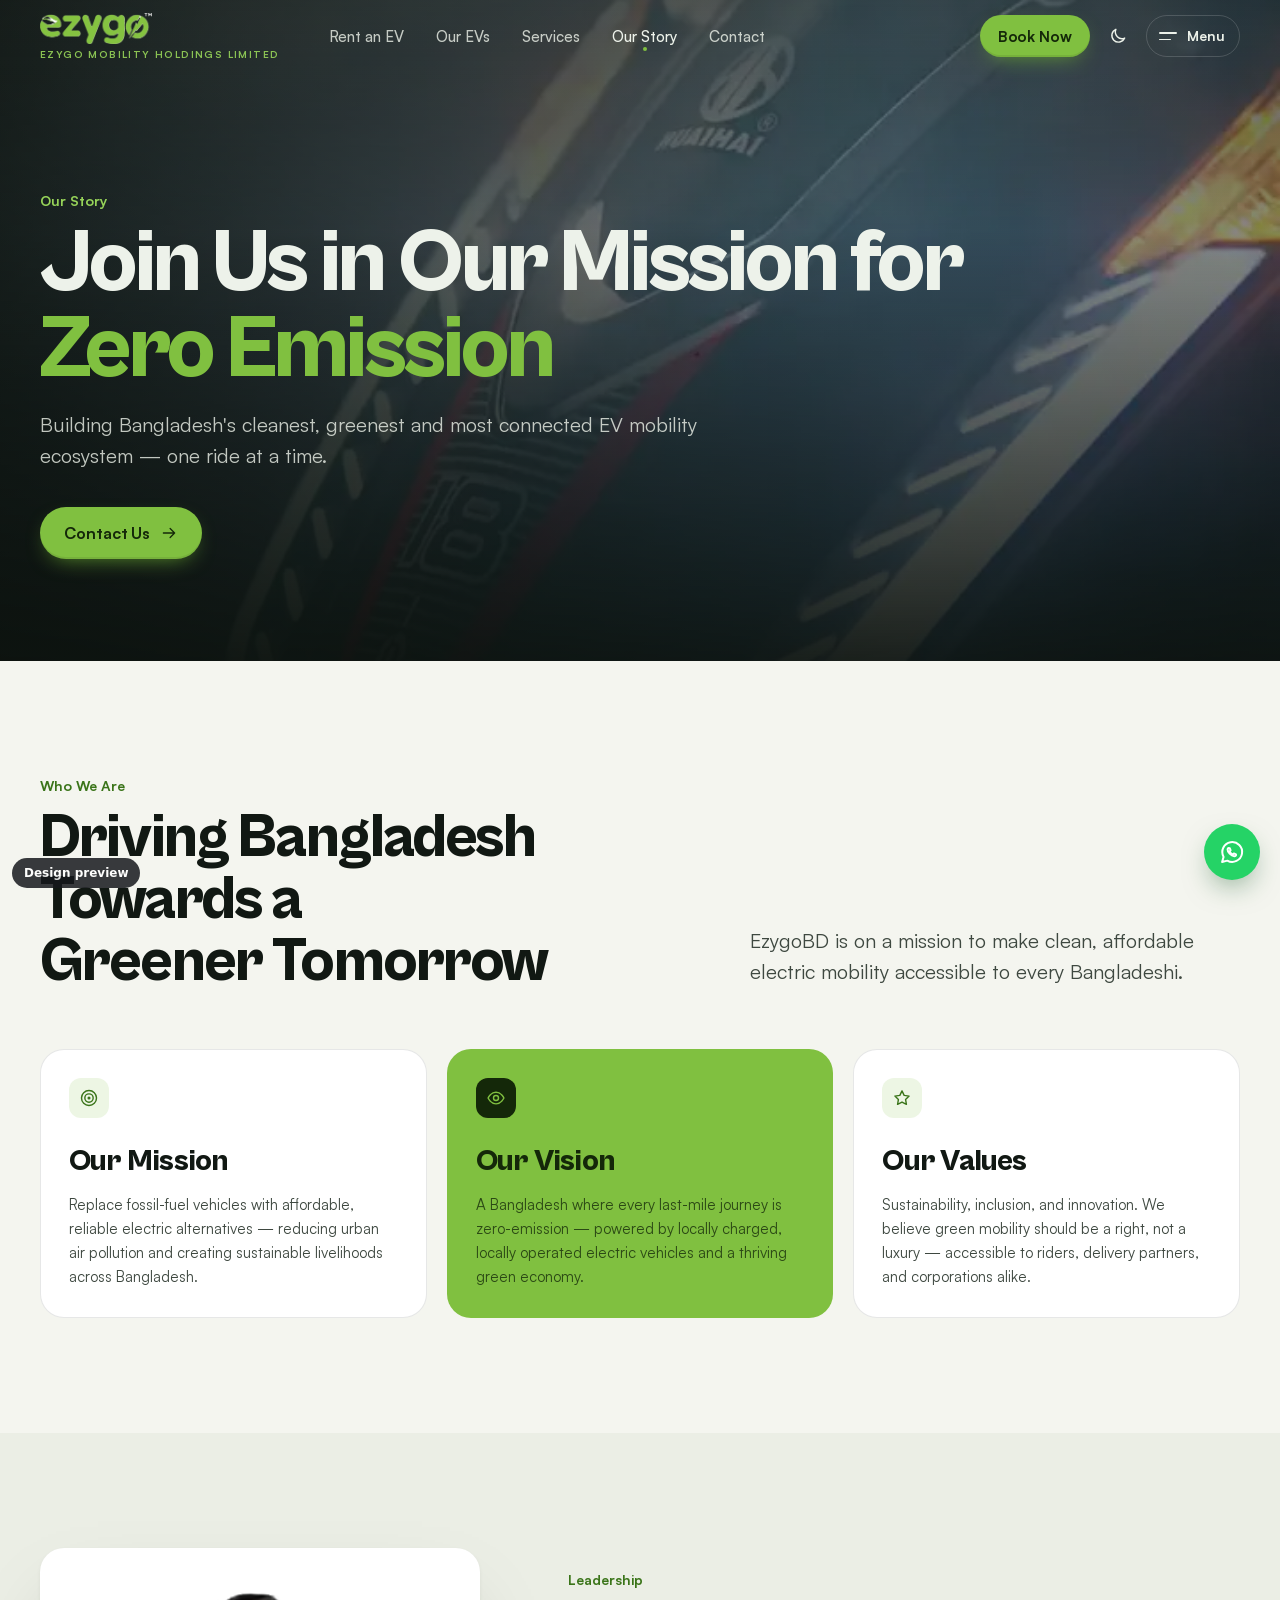
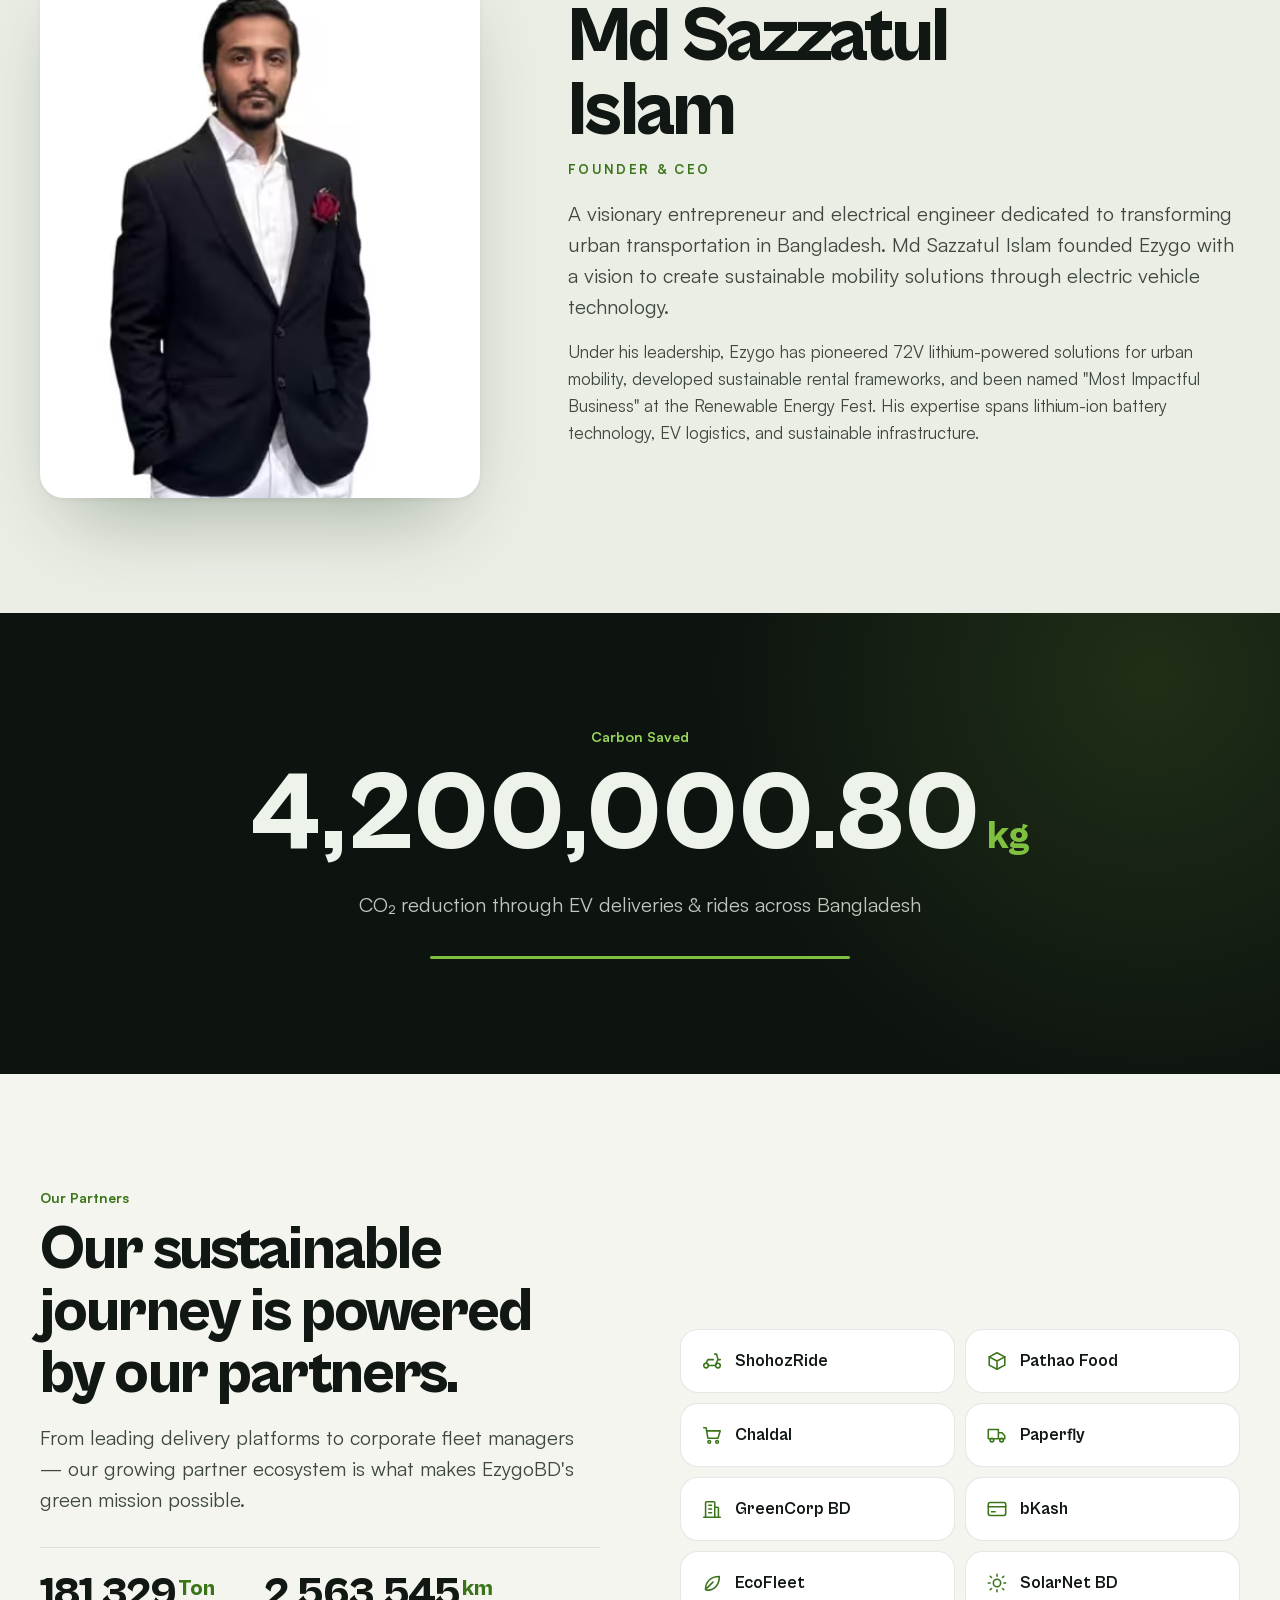
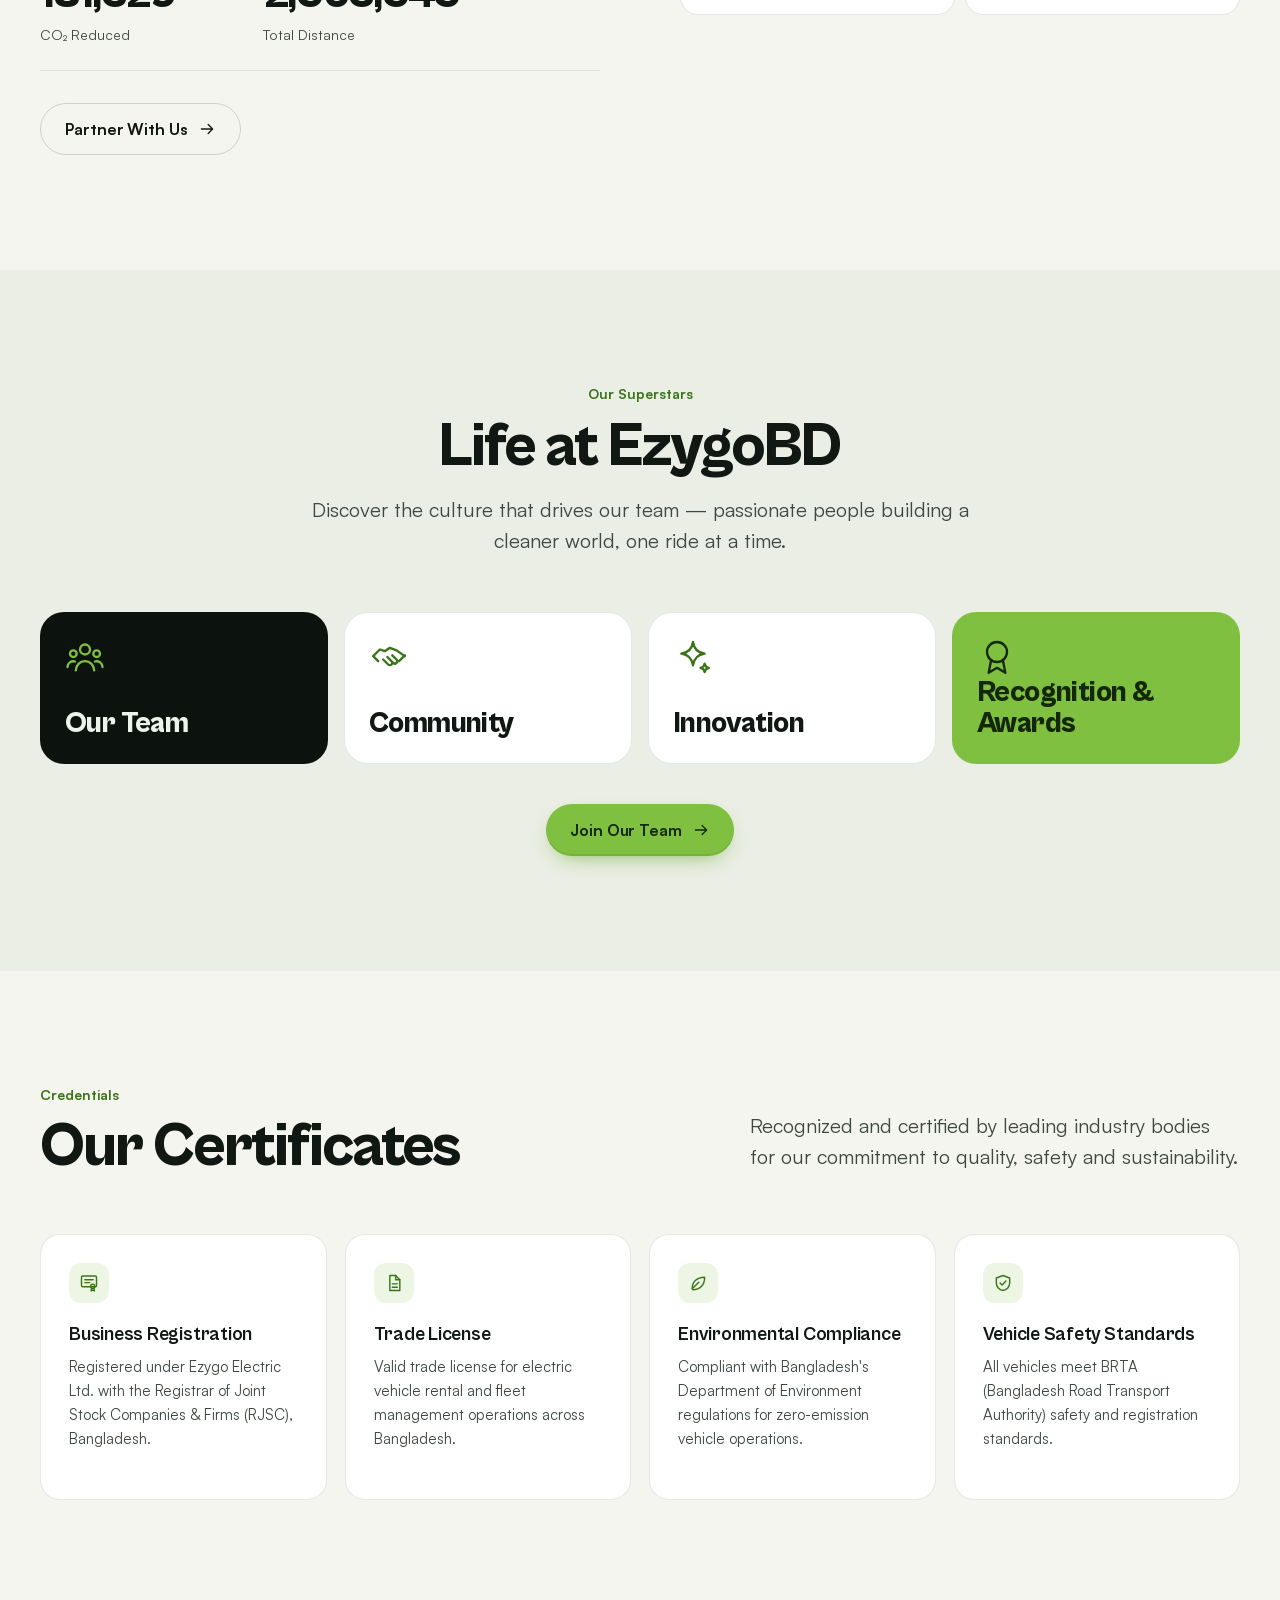
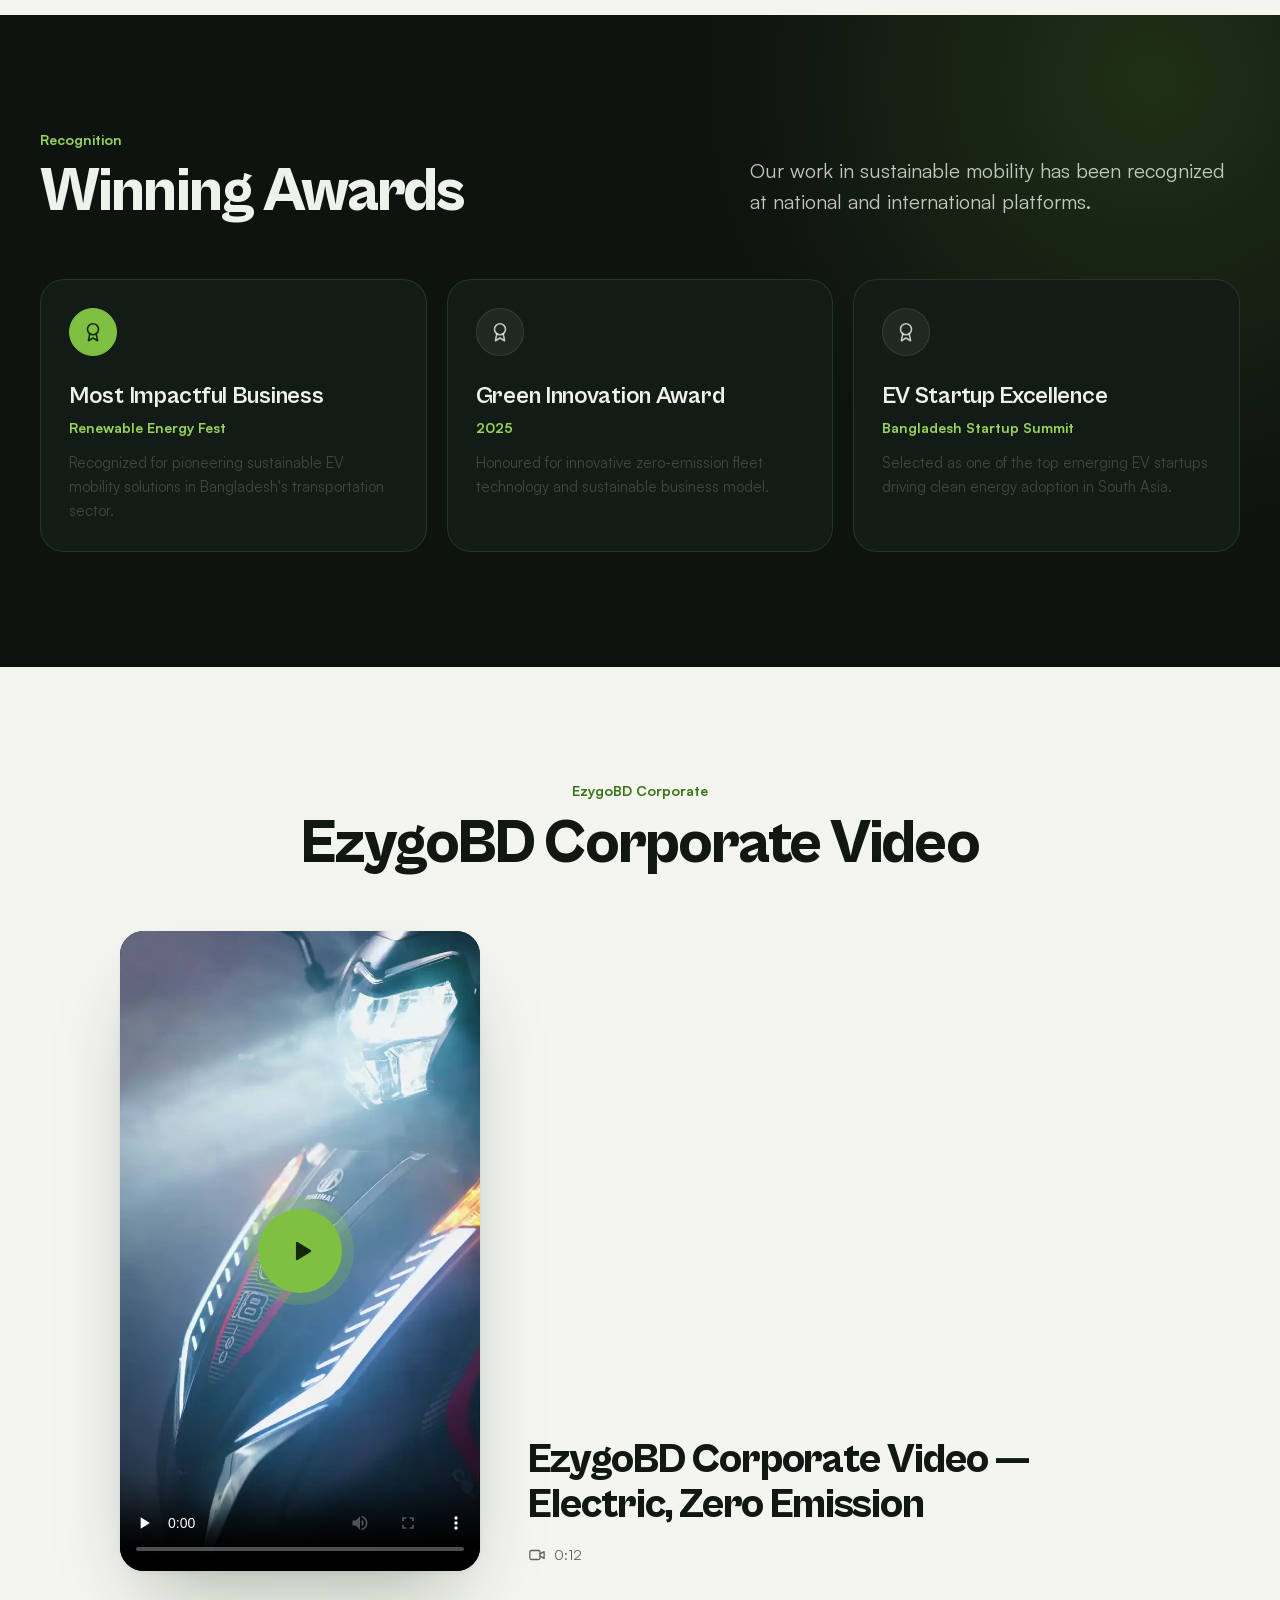
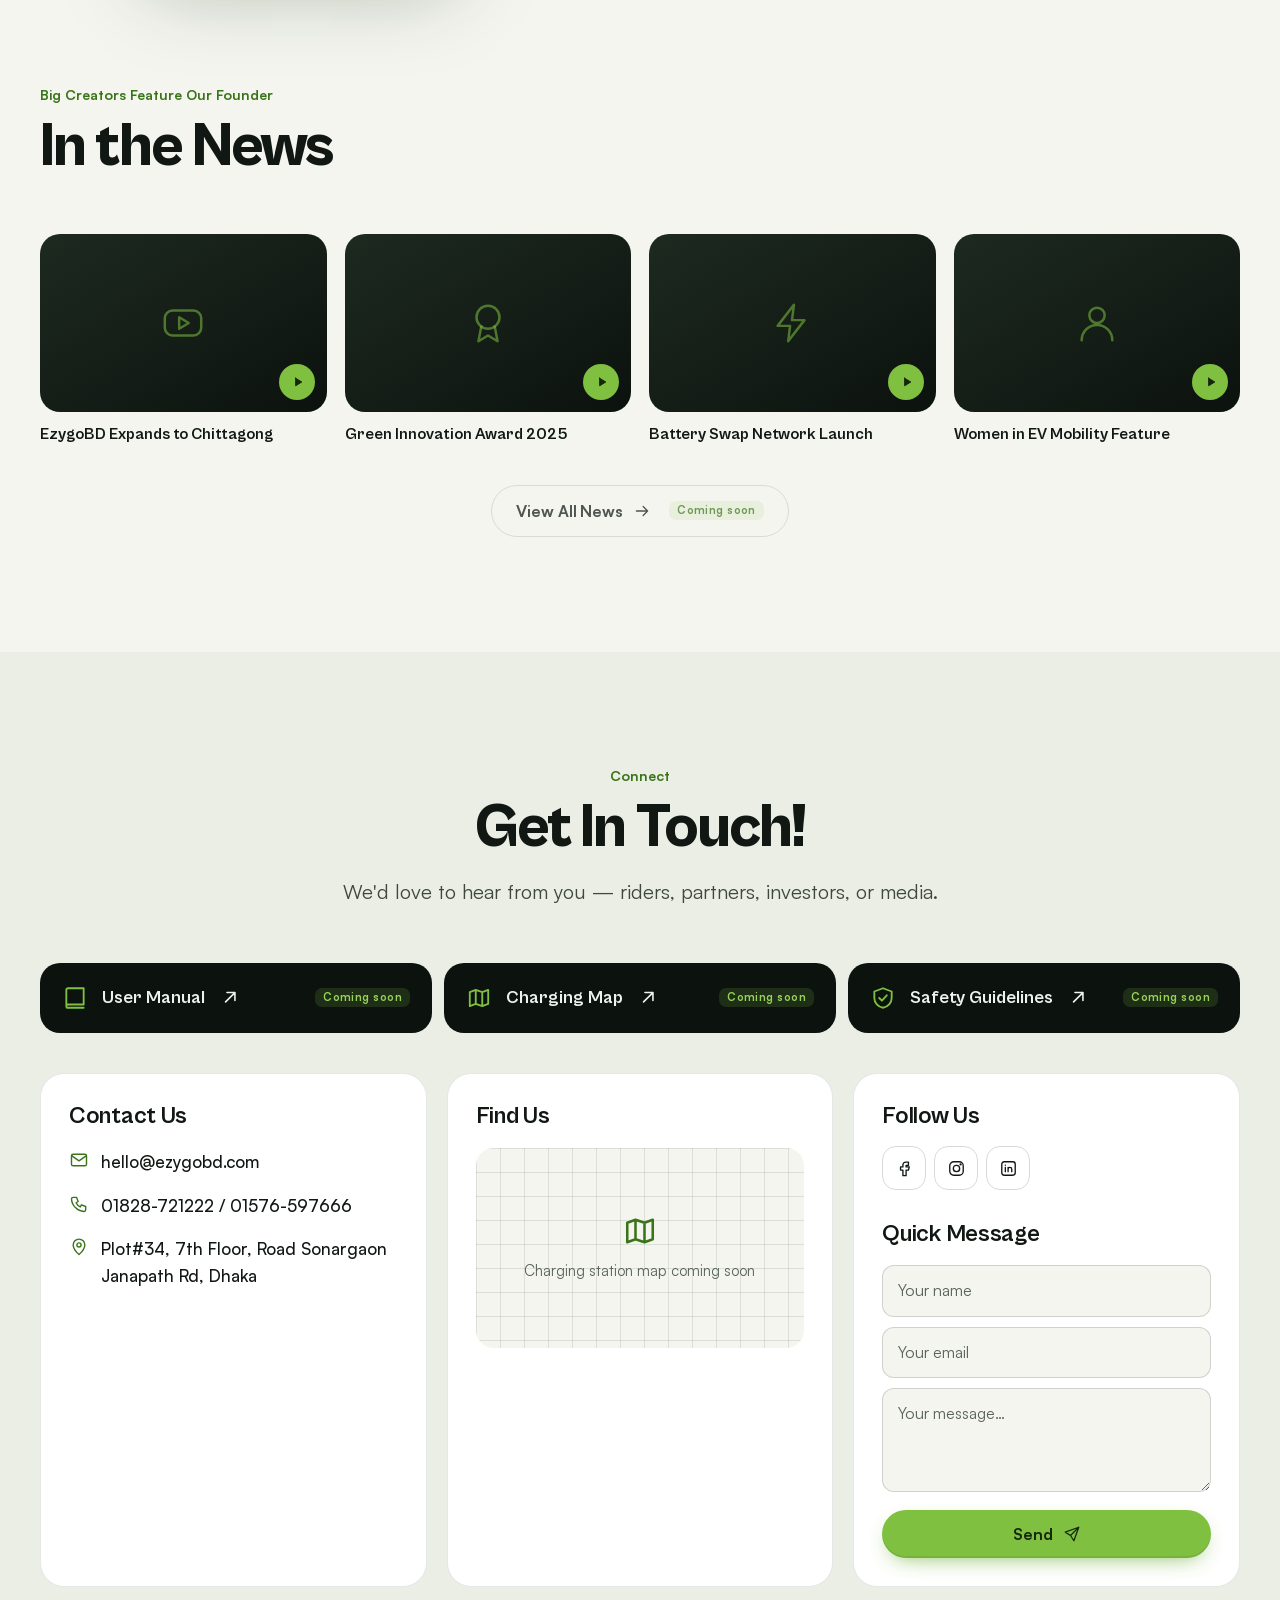
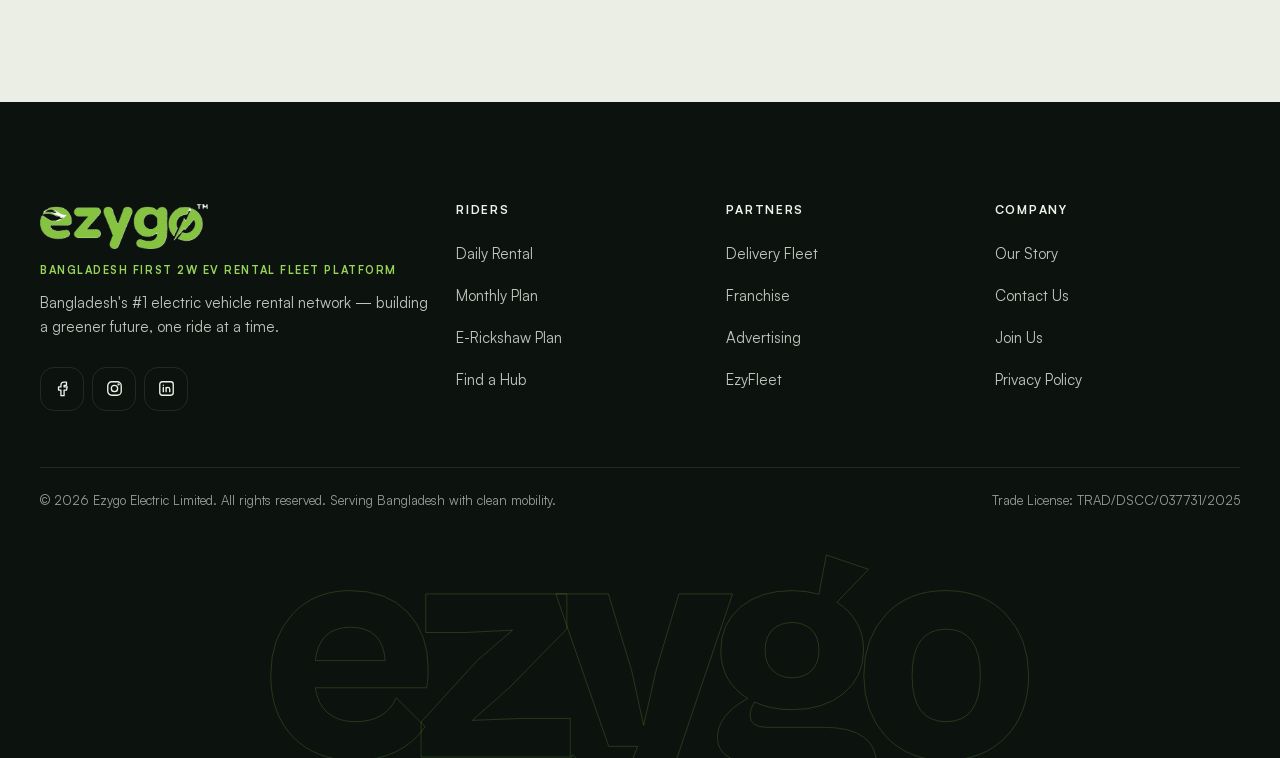
<file: preview/about.html>
<!DOCTYPE html>
<html lang="en">
<head>
  <meta charset="UTF-8">
  <meta name="viewport" content="width=device-width, initial-scale=1, viewport-fit=cover">
  <title>Our Story — EzygoBD | Bangladesh&#039;s #1 EV Rental Network</title>
  <meta name="description" content="Learn about EzygoBD&#039;s story, mission, leadership, certificates, awards and sustainability impact.">
  <link rel="canonical" href="https://www.ezygobd.com/about.php">
  <meta name="color-scheme" content="light dark">
  <meta name="theme-color" content="#0C120E">

  <link rel="icon" type="image/png" sizes="32x32" href="assets/img/icon-32.png">
  <link rel="apple-touch-icon" href="assets/img/icon-180.png">

  <meta property="og:type" content="website">
  <meta property="og:site_name" content="EzygoBD">
  <meta property="og:locale" content="en_US">
  <meta property="og:url" content="https://www.ezygobd.com/about.php">
  <meta property="og:title" content="Our Story — EzygoBD | Bangladesh&#039;s #1 EV Rental Network">
  <meta property="og:description" content="Learn about EzygoBD&#039;s story, mission, leadership, certificates, awards and sustainability impact.">
  <meta property="og:image" content="https://www.ezygobd.com/assets/img/og-cover.jpg">
  <meta property="og:image:width" content="1200">
  <meta property="og:image:height" content="630">
  <meta property="og:image:alt" content="EzygoBD — Bangladesh First 2W EV Rental Fleet Platform">
  <meta name="twitter:card" content="summary_large_image">
  <meta name="twitter:title" content="Our Story — EzygoBD | Bangladesh&#039;s #1 EV Rental Network">
  <meta name="twitter:description" content="Learn about EzygoBD&#039;s story, mission, leadership, certificates, awards and sustainability impact.">
  <meta name="twitter:image" content="https://www.ezygobd.com/assets/img/og-cover.jpg">

  <!-- Theme before paint (saved choice, else device setting); intro only once per visit -->
  <script>(function(d){var e=d.documentElement;e.className+=' js';setTimeout(function(){if(!window.ezygoReady)e.className=e.className.replace(' js','')},4000);try{var t=localStorage.getItem('ezygo-theme');if(t==='dark'||t==='light')e.setAttribute('data-theme',t);if(sessionStorage.getItem('ezygo-intro'))e.className+=' seen';sessionStorage.setItem('ezygo-intro','1')}catch(x){}})(document)</script>
  <link rel="preload" href="assets/fonts/cabinet-800.woff2" as="font" type="font/woff2" crossorigin>
  <link rel="preload" href="assets/fonts/satoshi-400.woff2" as="font" type="font/woff2" crossorigin>
  <link rel="stylesheet" href="assets/css/site.css?v=3.9">
  <script type="application/ld+json">
  {
    "@context": "https://schema.org",
    "@type": "LocalBusiness",
    "name": "EzygoBD",
    "legalName": "Ezygo Mobility Holdings Limited",
    "url": "https://www.ezygobd.com/",
    "logo": "https://www.ezygobd.com/assets/img/logo-480.png",
    "image": "https://www.ezygobd.com/assets/img/og-cover.jpg",
    "description": "Bangladesh First 2W EV Rental Fleet Platform: electric scooter and e-bike rental, delivery fleets, franchise and advertising.",
    "telephone": "+8801828721222",
    "email": "hello@ezygobd.com",
    "priceRange": "Tk 299+ per day",
    "address": {
      "@type": "PostalAddress",
      "streetAddress": "Plot 34, 7th Floor, Sonargaon Janapath Road",
      "addressLocality": "Dhaka",
      "addressCountry": "BD"
    },
    "sameAs": [
      "https://www.facebook.com/share/198cbcDwWD/",
      "https://www.instagram.com/rent_ezygo",
      "https://www.linkedin.com/company/ezygo-mobility-holdings-limited/"
    ]
  }
  </script>

  <meta name="robots" content="noindex, nofollow">
  <style>.preview-badge{position:fixed;left:12px;bottom:12px;z-index:9999;background:#16181D;color:#fff;font:600 12px/1 system-ui,sans-serif;padding:9px 12px;border-radius:999px;opacity:.85}
  .preview-toast{position:fixed;left:50%;bottom:24px;transform:translateX(-50%);z-index:9999;max-width:min(92vw,420px);background:#16181D;color:#fff;font:15px/1.45 system-ui,sans-serif;padding:14px 18px;border-radius:14px;box-shadow:0 8px 30px rgba(0,0,0,.25)}</style>
  <script>document.addEventListener('submit',function(e){e.preventDefault();e.stopImmediatePropagation();var t=document.createElement('div');t.className='preview-toast';t.setAttribute('role','status');t.textContent='This is a design preview, so forms are switched off. Nothing was sent.';document.body.appendChild(t);setTimeout(function(){t.remove()},4500)},true);</script>
</head>
<body><div class="preview-badge" aria-hidden="true">Design preview</div>
  <a class="skip" href="#main">Skip to content</a>

  <!-- Intro: once per visit, CSS only -->
  <div class="intro" aria-hidden="true">
    <div class="intro__in">
      <span class="intro__glow"></span>
      <img src="assets/img/logo-480.webp" width="240" height="65" alt="">
      <div class="intro__meter"><span class="intro__bar"><span></span></span><span class="intro__pct">0</span></div>
      <p class="intro__tag">Bangladesh First EV Network</p>
    </div>
  </div>

  <header class="site-head" id="top">
    <div class="site-head__in wrap">
      <a href="index.html" class="brand" aria-label="EzygoBD home">
        <picture><source type="image/webp" srcset="assets/img/logo-240.webp 1x, assets/img/logo-480.webp 2x"><img src="assets/img/logo-240.png" width="120" height="33" alt="EzygoBD"></picture>
        <span class="brand__tag">Ezygo Mobility Holdings Limited</span>
      </a>

      <nav class="nav" aria-label="Main">
        <a href="index.html#rent-ev">Rent an EV</a>
        <a href="evs.html">Our EVs</a>
        <a href="services.html">Services</a>
        <a href="about.html" aria-current="page">Our Story</a>
        <a href="contact.html">Contact</a>
      </nav>

      <div class="site-head__act">
        <a href="index.html#rent-ev" class="btn btn--lime btn--sm site-head__cta">Book Now</a>
        <button class="icon-btn theme-btn" type="button" id="themeToggle" aria-label="Switch to dark mode" aria-pressed="false">
          <svg class="ic" viewBox="0 0 24 24" width="24" height="24" fill="none" stroke="currentColor" stroke-width="1.7" stroke-linecap="round" stroke-linejoin="round" aria-hidden="true" focusable="false"><path d="M20 14.5A8 8 0 0 1 9.5 4a8 8 0 1 0 10.5 10.5z"/></svg><svg class="ic" viewBox="0 0 24 24" width="24" height="24" fill="none" stroke="currentColor" stroke-width="1.7" stroke-linecap="round" stroke-linejoin="round" aria-hidden="true" focusable="false"><circle cx="12" cy="12" r="4"/><path d="M12 2.5v2M12 19.5v2M4.6 4.6l1.4 1.4M18 18l1.4 1.4M2.5 12h2M19.5 12h2M4.6 19.4L6 18M18 6l1.4-1.4"/></svg>        </button>
        <button class="icon-btn menu-btn" type="button" id="menuBtn" aria-label="Open menu" aria-expanded="false" aria-controls="megaMenu">
          <span class="menu-btn__lines"><span></span><span></span></span>
          <span class="menu-btn__txt">Menu</span>
        </button>
      </div>
    </div>
  </header>

  <!-- Full-screen menu -->
  <div class="mega" id="megaMenu" role="dialog" aria-modal="true" aria-label="Site menu" hidden>
    <div class="mega__in wrap">
      <div class="mega__top">
        <a href="index.html" class="mega__brand">
          <img src="assets/img/logo-240.webp" width="120" height="33" alt="EzygoBD">
          <span>Bangladesh First 2W EV Rental Fleet Platform</span>
        </a>
        <button class="icon-btn mega__close" type="button" id="megaClose" aria-label="Close menu"><svg class="ic" viewBox="0 0 24 24" width="24" height="24" fill="none" stroke="currentColor" stroke-width="1.7" stroke-linecap="round" stroke-linejoin="round" aria-hidden="true" focusable="false"><path d="M6 6l12 12M18 6L6 18"/></svg></button>
      </div>

      <div class="mega__cols">
        <div class="mega__col">
          <h2>Home</h2>
          <ul>
            <li><a href="index.html">Home</a></li>
            <li><a href="index.html#rent-ev">Rent an EV</a></li>
            <li><a href="index.html#ev-specs">Vehicle Specs</a></li>
            <li><a href="evs.html#ezyfleet">EzyFleet</a></li>
          </ul>
        </div>
        <div class="mega__col">
          <h2>Our Story</h2>
          <ul>
            <li><a href="about.html" class="is-on" aria-current="page">About Us</a></li>
            <li><a href="about.html#certificates">Certificates</a></li>
            <li><a href="about.html#awards">Winning Awards</a></li>
          </ul>
        </div>
        <div class="mega__col">
          <h2 class="mega__ghost">Team</h2>
          <ul>
            <li><a href="team.html">Team</a></li>
          </ul>
        </div>
        <div class="mega__col">
          <h2>Services</h2>
          <ul>
            <li><a href="services.html">EV Rental Plans</a></li>
            <li><a href="services.html#delivery">Delivery Fleet</a></li>
            <li><a href="services.html#corporate">Corporate Fleet</a></li>
            <li><a href="services.html#rent-to-own">Rent to Own</a></li>
          </ul>
        </div>
        <div class="mega__col">
          <h2>Contact Us</h2>
          <ul>
            <li><a href="contact.html">Contact Us</a></li>
          </ul>
        </div>
        <div class="mega__col">
          <h2>Join Us</h2>
          <ul>
            <li><a href="join.html">Join Us</a></li>
            <li><a href="join.html#franchise">Franchise (FOCO)</a></li>
            <li><a href="join.html#franchise">Franchise (FOFO)</a></li>
          </ul>
        </div>
      </div>

      <div class="mega__cards">
        <a href="index.html#rent-ev" class="mega__card"><svg class="ic" viewBox="0 0 24 24" width="24" height="24" fill="none" stroke="currentColor" stroke-width="1.7" stroke-linecap="round" stroke-linejoin="round" aria-hidden="true" focusable="false"><circle cx="5.5" cy="17" r="2.5"/><circle cx="18.5" cy="17" r="2.5"/><path d="M8 17h7.5l3-6.5H21M15 4.5h2l1.5 6M5.5 14.5l2-4h6"/></svg><span>Rent an EV</span><svg class="ic" viewBox="0 0 24 24" width="24" height="24" fill="none" stroke="currentColor" stroke-width="1.7" stroke-linecap="round" stroke-linejoin="round" aria-hidden="true" focusable="false"><path d="M7 17L17 7M8.5 7H17v8.5"/></svg></a>
        <a href="services.html" class="mega__card"><svg class="ic" viewBox="0 0 24 24" width="24" height="24" fill="none" stroke="currentColor" stroke-width="1.7" stroke-linecap="round" stroke-linejoin="round" aria-hidden="true" focusable="false"><path d="M2.5 6h11v10h-11zM13.5 9.5h4l3 3.5V16h-7"/><circle cx="6.5" cy="17.5" r="2"/><circle cx="17" cy="17.5" r="2"/></svg><span>Delivery Fleet</span><svg class="ic" viewBox="0 0 24 24" width="24" height="24" fill="none" stroke="currentColor" stroke-width="1.7" stroke-linecap="round" stroke-linejoin="round" aria-hidden="true" focusable="false"><path d="M7 17L17 7M8.5 7H17v8.5"/></svg></a>
        <a href="join.html#franchise" class="mega__card"><svg class="ic" viewBox="0 0 24 24" width="24" height="24" fill="none" stroke="currentColor" stroke-width="1.7" stroke-linecap="round" stroke-linejoin="round" aria-hidden="true" focusable="false"><path d="M3.5 8l4.5 4 4-6.5 4 6.5 4.5-4-1.5 10.5h-14L3.5 8z"/><path d="M5.5 21h13"/></svg><span>Franchise</span><svg class="ic" viewBox="0 0 24 24" width="24" height="24" fill="none" stroke="currentColor" stroke-width="1.7" stroke-linecap="round" stroke-linejoin="round" aria-hidden="true" focusable="false"><path d="M7 17L17 7M8.5 7H17v8.5"/></svg></a>
        <a href="contact.html" class="mega__card"><svg class="ic" viewBox="0 0 24 24" width="24" height="24" fill="none" stroke="currentColor" stroke-width="1.7" stroke-linecap="round" stroke-linejoin="round" aria-hidden="true" focusable="false"><path d="M4 13v-1a8 8 0 0 1 16 0v1"/><rect x="3" y="13" width="4" height="6" rx="1.5"/><rect x="17" y="13" width="4" height="6" rx="1.5"/><path d="M19 19c0 1.5-2 2.5-5 2.5"/></svg><span>Contact Us</span><svg class="ic" viewBox="0 0 24 24" width="24" height="24" fill="none" stroke="currentColor" stroke-width="1.7" stroke-linecap="round" stroke-linejoin="round" aria-hidden="true" focusable="false"><path d="M7 17L17 7M8.5 7H17v8.5"/></svg></a>
      </div>
    </div>
  </div>

<main id="main">

  <!-- ============ HERO ============ -->
  <section class="hero hero--page">
    <video class="hero__video" muted loop playsinline preload="none" aria-hidden="true" tabindex="-1" poster="assets/video/ezygo-hero-poster.webp" data-autoplay><source src="assets/video/ezygo-hero-480.mp4" type="video/mp4" media="(max-width: 640px)"><source src="assets/video/ezygo-hero-720.mp4" type="video/mp4"></video>    <div class="hero__in wrap">
      <p class="kick" data-reveal style="--i:0">Our Story</p>
      <h1 class="d1 balance" data-reveal style="--i:1">Join Us in Our Mission for<br><em>Zero Emission</em></h1>
      <p class="lead" data-reveal style="--i:2">Building Bangladesh's cleanest, greenest and most connected EV mobility ecosystem — one ride at a time.</p>
      <div class="hero__ctas" data-reveal style="--i:3"><a href="#about-contact" class="btn btn--lime">Contact Us <svg class="ic" viewBox="0 0 24 24" width="24" height="24" fill="none" stroke="currentColor" stroke-width="1.7" stroke-linecap="round" stroke-linejoin="round" aria-hidden="true" focusable="false"><path d="M4.5 12h15M13.5 6l6 6-6 6"/></svg></a></div>
    </div>
  </section>

  <!-- ============ MISSION / VISION / VALUES ============ -->
  <section class="sec">
    <div class="wrap">
      <div class="head head--split">
        <div>
          <p class="kick" data-reveal>Who We Are</p>
          <h2 class="d2 balance" data-reveal style="--i:1">Driving Bangladesh Towards a Greener Tomorrow</h2>
        </div>
        <p class="lead" data-reveal style="--i:2">EzygoBD is on a mission to make clean, affordable electric mobility accessible to every Bangladeshi.</p>
      </div>
      <div class="mvv" data-stagger="pop">
        <div class="mvv__card"><span class="mvv__ic"><svg class="ic" viewBox="0 0 24 24" width="24" height="24" fill="none" stroke="currentColor" stroke-width="1.7" stroke-linecap="round" stroke-linejoin="round" aria-hidden="true" focusable="false"><circle cx="12" cy="12" r="9"/><circle cx="12" cy="12" r="5"/><circle cx="12" cy="12" r="1"/></svg></span><h3 class="d3">Our Mission</h3><p>Replace fossil-fuel vehicles with affordable, reliable electric alternatives — reducing urban air pollution and creating sustainable livelihoods across Bangladesh.</p></div>
        <div class="mvv__card mvv__card--feat"><span class="mvv__ic"><svg class="ic" viewBox="0 0 24 24" width="24" height="24" fill="none" stroke="currentColor" stroke-width="1.7" stroke-linecap="round" stroke-linejoin="round" aria-hidden="true" focusable="false"><path d="M2.5 12S6 5 12 5s9.5 7 9.5 7-3.5 7-9.5 7-9.5-7-9.5-7z"/><circle cx="12" cy="12" r="3"/></svg></span><h3 class="d3">Our Vision</h3><p>A Bangladesh where every last-mile journey is zero-emission — powered by locally charged, locally operated electric vehicles and a thriving green economy.</p></div>
        <div class="mvv__card"><span class="mvv__ic"><svg class="ic" viewBox="0 0 24 24" width="24" height="24" fill="none" stroke="currentColor" stroke-width="1.7" stroke-linecap="round" stroke-linejoin="round" aria-hidden="true" focusable="false"><path d="M12 3.5l2.6 5.3 5.9.9-4.2 4.1 1 5.8L12 16.9l-5.3 2.7 1-5.8-4.2-4.1 5.9-.9L12 3.5z"/></svg></span><h3 class="d3">Our Values</h3><p>Sustainability, inclusion, and innovation. We believe green mobility should be a right, not a luxury — accessible to riders, delivery partners, and corporations alike.</p></div>
      </div>
    </div>
  </section>

  <!-- ============ FOUNDER ============ -->
  <section class="sec sec--tint">
    <div class="wrap founder">
      <div class="founder__photo" data-reveal="left">
        <picture><source type="image/avif" srcset="assets/img/team-sazzatul-400.avif 400w, assets/img/team-sazzatul-444.avif 444w" sizes="(min-width: 1000px) 30vw, (min-width: 640px) 45vw, 100vw"><source type="image/webp" srcset="assets/img/team-sazzatul-400.webp 400w, assets/img/team-sazzatul-444.webp 444w" sizes="(min-width: 1000px) 30vw, (min-width: 640px) 45vw, 100vw"><img src="assets/img/team-sazzatul-400.webp" width="400" height="500" alt="Md Sazzatul Islam, Founder &amp; CEO of EzygoBD" loading="lazy" decoding="async"></picture>        <span class="founder__ring" aria-hidden="true"></span>
      </div>
      <div>
        <p class="kick" data-reveal>Leadership</p>
        <h2 class="d1 founder__name" data-reveal style="--i:1">Md Sazzatul<br>Islam</h2>
        <p class="founder__role" data-reveal style="--i:2">FOUNDER &amp; CEO</p>
        <p class="lead" data-reveal style="--i:3">A visionary entrepreneur and electrical engineer dedicated to transforming urban transportation in Bangladesh. Md Sazzatul Islam founded Ezygo with a vision to create sustainable mobility solutions through electric vehicle technology.</p>
        <p class="muted founder__more" data-reveal style="--i:4">Under his leadership, Ezygo has pioneered 72V lithium-powered solutions for urban mobility, developed sustainable rental frameworks, and been named "Most Impactful Business" at the Renewable Energy Fest. His expertise spans lithium-ion battery technology, EV logistics, and sustainable infrastructure.</p>
        <div class="socials" data-reveal style="--i:5">
                  </div>
      </div>
    </div>
  </section>

  <!-- ============ CARBON SAVED ============ -->
  <section class="sec sec--night impact">
    <div class="glow"></div>
    <div class="wrap">
      <p class="kick" data-reveal>Carbon Saved</p>
      <p class="impact__num" data-reveal style="--i:1"><span class="countup" data-count="4,200,000.89">4,200,000.89</span><span class="impact__unit"> kg</span></p>
      <p class="lead" data-reveal style="--i:2">CO₂ reduction through EV deliveries &amp; rides across Bangladesh</p>
      <div class="impact__bar" aria-hidden="true"><span></span></div>
    </div>
  </section>

  <!-- ============ PARTNERS ============ -->
  <section class="sec">
    <div class="wrap partners">
      <div>
        <p class="kick" data-reveal>Our Partners</p>
        <h2 class="d2 balance" data-reveal style="--i:1">Our sustainable journey is powered by our partners.</h2>
        <p class="lead" data-reveal style="--i:2">From leading delivery platforms to corporate fleet managers — our growing partner ecosystem is what makes EzygoBD's green mission possible.</p>
        <div class="partners__stats" data-stagger>
          <div><p class="stat__v"><span class="countup" data-count="181,344">181,344</span><small>Ton</small></p><p class="stat__l">CO₂ Reduced</p></div>
          <div><p class="stat__v"><span class="countup" data-count="2,563,756">2,563,756</span><small>km</small></p><p class="stat__l">Total Distance</p></div>
        </div>
        <a href="join.html" class="btn btn--line" data-reveal>Partner With Us <svg class="ic" viewBox="0 0 24 24" width="24" height="24" fill="none" stroke="currentColor" stroke-width="1.7" stroke-linecap="round" stroke-linejoin="round" aria-hidden="true" focusable="false"><path d="M4.5 12h15M13.5 6l6 6-6 6"/></svg></a>
      </div>
      <div class="partners__grid" data-stagger="pop">
        <span class="partner"><svg class="ic" viewBox="0 0 24 24" width="24" height="24" fill="none" stroke="currentColor" stroke-width="1.7" stroke-linecap="round" stroke-linejoin="round" aria-hidden="true" focusable="false"><circle cx="5.5" cy="17" r="2.5"/><circle cx="18.5" cy="17" r="2.5"/><path d="M8 17h7.5l3-6.5H21M15 4.5h2l1.5 6M5.5 14.5l2-4h6"/></svg> ShohozRide</span>
        <span class="partner"><svg class="ic" viewBox="0 0 24 24" width="24" height="24" fill="none" stroke="currentColor" stroke-width="1.7" stroke-linecap="round" stroke-linejoin="round" aria-hidden="true" focusable="false"><path d="M3.5 7.5L12 3l8.5 4.5v9L12 21l-8.5-4.5v-9z"/><path d="M3.5 7.5L12 12l8.5-4.5M12 12v9"/></svg> Pathao Food</span>
        <span class="partner"><svg class="ic" viewBox="0 0 24 24" width="24" height="24" fill="none" stroke="currentColor" stroke-width="1.7" stroke-linecap="round" stroke-linejoin="round" aria-hidden="true" focusable="false"><path d="M3 4h2.5l2 11.5h11L21 7.5H7"/><circle cx="9" cy="19.5" r="1.5"/><circle cx="17.5" cy="19.5" r="1.5"/></svg> Chaldal</span>
        <span class="partner"><svg class="ic" viewBox="0 0 24 24" width="24" height="24" fill="none" stroke="currentColor" stroke-width="1.7" stroke-linecap="round" stroke-linejoin="round" aria-hidden="true" focusable="false"><path d="M2.5 6h11v10h-11zM13.5 9.5h4l3 3.5V16h-7"/><circle cx="6.5" cy="17.5" r="2"/><circle cx="17" cy="17.5" r="2"/></svg> Paperfly</span>
        <span class="partner"><svg class="ic" viewBox="0 0 24 24" width="24" height="24" fill="none" stroke="currentColor" stroke-width="1.7" stroke-linecap="round" stroke-linejoin="round" aria-hidden="true" focusable="false"><path d="M5 21V5a1 1 0 0 1 1-1h8a1 1 0 0 1 1 1v16M15 10h3a1 1 0 0 1 1 1v10M3 21h18M8.5 8h3M8.5 12h3M8.5 16h3"/></svg> GreenCorp BD</span>
        <span class="partner"><svg class="ic" viewBox="0 0 24 24" width="24" height="24" fill="none" stroke="currentColor" stroke-width="1.7" stroke-linecap="round" stroke-linejoin="round" aria-hidden="true" focusable="false"><rect x="2.5" y="5" width="19" height="14" rx="2"/><path d="M2.5 9.5h19M6 15h4"/></svg> bKash</span>
        <span class="partner"><svg class="ic" viewBox="0 0 24 24" width="24" height="24" fill="none" stroke="currentColor" stroke-width="1.7" stroke-linecap="round" stroke-linejoin="round" aria-hidden="true" focusable="false"><path d="M5 19c0-8 5-14 15-14 0 10-6 15-14 15"/><path d="M5 19l8-8"/></svg> EcoFleet</span>
        <span class="partner"><svg class="ic" viewBox="0 0 24 24" width="24" height="24" fill="none" stroke="currentColor" stroke-width="1.7" stroke-linecap="round" stroke-linejoin="round" aria-hidden="true" focusable="false"><circle cx="12" cy="12" r="4"/><path d="M12 2.5v2M12 19.5v2M4.6 4.6l1.4 1.4M18 18l1.4 1.4M2.5 12h2M19.5 12h2M4.6 19.4L6 18M18 6l1.4-1.4"/></svg> SolarNet BD</span>
      </div>
    </div>
  </section>

  <!-- ============ LIFE AT EZYGOBD ============ -->
  <section class="sec sec--tint">
    <div class="wrap">
      <div class="head head--center">
        <p class="kick" data-reveal>Our Superstars</p>
        <h2 class="d2" data-reveal style="--i:1">Life at EzygoBD</h2>
        <p class="lead" data-reveal style="--i:2">Discover the culture that drives our team — passionate people building a cleaner world, one ride at a time.</p>
      </div>
      <div class="life" data-stagger="pop">
        <div class="life__tile life__tile--tall"><svg class="ic" viewBox="0 0 24 24" width="24" height="24" fill="none" stroke="currentColor" stroke-width="1.7" stroke-linecap="round" stroke-linejoin="round" aria-hidden="true" focusable="false"><circle cx="12" cy="7.5" r="3"/><circle cx="5" cy="10" r="2"/><circle cx="19" cy="10" r="2"/><path d="M6.5 20a5.5 5.5 0 0 1 11 0M1.5 18a3.5 3.5 0 0 1 4.5-3.3M22.5 18a3.5 3.5 0 0 0-4.5-3.3"/></svg><span>Our Team</span></div>
        <div class="life__tile"><svg class="ic" viewBox="0 0 24 24" width="24" height="24" fill="none" stroke="currentColor" stroke-width="1.7" stroke-linecap="round" stroke-linejoin="round" aria-hidden="true" focusable="false"><path d="M2.5 11.5l4-4 3 1 3-2 4 1.5 5 3.5M2.5 11.5l3 3M21.5 11l-3.5 3.5M8.5 13.5l3 3a1.4 1.4 0 0 0 2-2M11 12l3.5 3.5a1.4 1.4 0 0 0 2-2L14 11"/></svg><span>Community</span></div>
        <div class="life__tile"><svg class="ic" viewBox="0 0 24 24" width="24" height="24" fill="none" stroke="currentColor" stroke-width="1.7" stroke-linecap="round" stroke-linejoin="round" aria-hidden="true" focusable="false"><path d="M12 3c.6 4.3 2.7 6.4 7 7-4.3.6-6.4 2.7-7 7-.6-4.3-2.7-6.4-7-7 4.3-.6 6.4-2.7 7-7zM19 16c.3 1.6 1 2.3 2.5 2.5-1.6.3-2.3 1-2.5 2.5-.3-1.6-1-2.3-2.5-2.5 1.6-.3 2.3-1 2.5-2.5z"/></svg><span>Innovation</span></div>
        <div class="life__tile life__tile--wide"><svg class="ic" viewBox="0 0 24 24" width="24" height="24" fill="none" stroke="currentColor" stroke-width="1.7" stroke-linecap="round" stroke-linejoin="round" aria-hidden="true" focusable="false"><circle cx="12" cy="9" r="6"/><path d="M8.5 13.8L7 21.5l5-3 5 3-1.5-7.7"/></svg><span>Recognition &amp; Awards</span></div>
      </div>
      <p class="center-cta" data-reveal><a href="join.html" class="btn btn--lime">Join Our Team <svg class="ic" viewBox="0 0 24 24" width="24" height="24" fill="none" stroke="currentColor" stroke-width="1.7" stroke-linecap="round" stroke-linejoin="round" aria-hidden="true" focusable="false"><path d="M4.5 12h15M13.5 6l6 6-6 6"/></svg></a></p>
    </div>
  </section>

  <!-- ============ CERTIFICATES ============ -->
  <section class="sec" id="certificates">
    <div class="wrap">
      <div class="head head--split">
        <div>
          <p class="kick" data-reveal>Credentials</p>
          <h2 class="d2" data-reveal style="--i:1">Our Certificates</h2>
        </div>
        <p class="lead" data-reveal style="--i:2">Recognized and certified by leading industry bodies for our commitment to quality, safety and sustainability.</p>
      </div>
      <div class="cards4" data-stagger="pop">
        <div class="mini cert"><span class="mini__ic"><svg class="ic" viewBox="0 0 24 24" width="24" height="24" fill="none" stroke="currentColor" stroke-width="1.7" stroke-linecap="round" stroke-linejoin="round" aria-hidden="true" focusable="false"><rect x="3" y="3.5" width="18" height="13" rx="1.5"/><path d="M7 8h10M7 11.5h6"/><circle cx="16.5" cy="16" r="2.5"/><path d="M15 18l-.5 3.5 2-1 2 1-.5-3.5"/></svg></span><h3 class="h4">Business Registration</h3><p>Registered under Ezygo Electric Ltd. with the Registrar of Joint Stock Companies &amp; Firms (RJSC), Bangladesh.</p></div>
        <div class="mini cert"><span class="mini__ic"><svg class="ic" viewBox="0 0 24 24" width="24" height="24" fill="none" stroke="currentColor" stroke-width="1.7" stroke-linecap="round" stroke-linejoin="round" aria-hidden="true" focusable="false"><path d="M7 3h7l5 5v13H7z"/><path d="M14 3v5h5M10 13h6M10 17h6"/></svg></span><h3 class="h4">Trade License</h3><p>Valid trade license for electric vehicle rental and fleet management operations across Bangladesh.</p></div>
        <div class="mini cert"><span class="mini__ic"><svg class="ic" viewBox="0 0 24 24" width="24" height="24" fill="none" stroke="currentColor" stroke-width="1.7" stroke-linecap="round" stroke-linejoin="round" aria-hidden="true" focusable="false"><path d="M5 19c0-8 5-14 15-14 0 10-6 15-14 15"/><path d="M5 19l8-8"/></svg></span><h3 class="h4">Environmental Compliance</h3><p>Compliant with Bangladesh's Department of Environment regulations for zero-emission vehicle operations.</p></div>
        <div class="mini cert"><span class="mini__ic"><svg class="ic" viewBox="0 0 24 24" width="24" height="24" fill="none" stroke="currentColor" stroke-width="1.7" stroke-linecap="round" stroke-linejoin="round" aria-hidden="true" focusable="false"><path d="M12 3l8 3v6c0 4.5-3.4 8.3-8 9-4.6-.7-8-4.5-8-9V6l8-3z"/><path d="M8.5 12l2.5 2.5 4.5-5"/></svg></span><h3 class="h4">Vehicle Safety Standards</h3><p>All vehicles meet BRTA (Bangladesh Road Transport Authority) safety and registration standards.</p></div>
      </div>
    </div>
  </section>

  <!-- ============ AWARDS ============ -->
  <section class="sec sec--night" id="awards">
    <div class="glow"></div>
    <div class="wrap">
      <div class="head head--split">
        <div>
          <p class="kick" data-reveal>Recognition</p>
          <h2 class="d2" data-reveal style="--i:1">Winning Awards</h2>
        </div>
        <p class="lead" data-reveal style="--i:2">Our work in sustainable mobility has been recognized at national and international platforms.</p>
      </div>
      <div class="awards" data-stagger="pop">
        <article class="award award--gold"><span class="award__ic"><svg class="ic" viewBox="0 0 24 24" width="24" height="24" fill="none" stroke="currentColor" stroke-width="1.7" stroke-linecap="round" stroke-linejoin="round" aria-hidden="true" focusable="false"><circle cx="12" cy="9" r="6"/><path d="M8.5 13.8L7 21.5l5-3 5 3-1.5-7.7"/></svg></span><div><h3 class="h3">Most Impactful Business</h3><p class="award__ev">Renewable Energy Fest</p><p>Recognized for pioneering sustainable EV mobility solutions in Bangladesh's transportation sector.</p></div></article>
        <article class="award"><span class="award__ic"><svg class="ic" viewBox="0 0 24 24" width="24" height="24" fill="none" stroke="currentColor" stroke-width="1.7" stroke-linecap="round" stroke-linejoin="round" aria-hidden="true" focusable="false"><circle cx="12" cy="9" r="6"/><path d="M8.5 13.8L7 21.5l5-3 5 3-1.5-7.7"/></svg></span><div><h3 class="h3">Green Innovation Award</h3><p class="award__ev">2025</p><p>Honoured for innovative zero-emission fleet technology and sustainable business model.</p></div></article>
        <article class="award"><span class="award__ic"><svg class="ic" viewBox="0 0 24 24" width="24" height="24" fill="none" stroke="currentColor" stroke-width="1.7" stroke-linecap="round" stroke-linejoin="round" aria-hidden="true" focusable="false"><circle cx="12" cy="9" r="6"/><path d="M8.5 13.8L7 21.5l5-3 5 3-1.5-7.7"/></svg></span><div><h3 class="h3">EV Startup Excellence</h3><p class="award__ev">Bangladesh Startup Summit</p><p>Selected as one of the top emerging EV startups driving clean energy adoption in South Asia.</p></div></article>
      </div>
    </div>
  </section>

  <!-- ============ CORPORATE VIDEO ============ -->
  <section class="sec">
    <div class="wrap">
      <div class="head head--center">
        <p class="kick" data-reveal>EzygoBD Corporate</p>
        <h2 class="d2" data-reveal style="--i:1">EzygoBD Corporate Video</h2>
      </div>
      <div class="corp" data-reveal="pop">
        <div class="corp__frame">
          <video controls preload="none" playsinline poster="assets/video/ezygo-hero-poster.webp" id="corpVideo">
            <source src="assets/video/ezygo-corporate-720.mp4" type="video/mp4">
          </video>
          <button class="corp__play" type="button" id="corpPlay" aria-label="Play corporate video"><svg class="ic" viewBox="0 0 24 24" width="24" height="24" fill="none" stroke="currentColor" stroke-width="1.7" stroke-linecap="round" stroke-linejoin="round" aria-hidden="true" focusable="false"><path d="M8 5.5v13l10.5-6.5L8 5.5z"/></svg></button>
        </div>
        <div class="corp__side">
          <p class="corp__cap">EzygoBD Corporate Video — Electric, Zero Emission</p>
          <span class="corp__len"><svg class="ic" viewBox="0 0 24 24" width="24" height="24" fill="none" stroke="currentColor" stroke-width="1.7" stroke-linecap="round" stroke-linejoin="round" aria-hidden="true" focusable="false"><rect x="2.5" y="6" width="13.5" height="12" rx="2"/><path d="M16 10.5l5.5-3v9l-5.5-3"/></svg> 0:12</span>
        </div>
      </div>
    </div>
  </section>

  <!-- ============ IN THE NEWS ============ -->
  <section class="sec">
    <div class="wrap">
      <div class="head head--split">
        <div>
          <p class="kick" data-reveal>Big Creators Feature Our Founder</p>
          <h2 class="d2" data-reveal style="--i:1">In the News</h2>
        </div>
      </div>
      <div class="news" data-stagger="pop">
        <article class="news__card"><div class="news__thumb"><svg class="ic" viewBox="0 0 24 24" width="24" height="24" fill="none" stroke="currentColor" stroke-width="1.7" stroke-linecap="round" stroke-linejoin="round" aria-hidden="true" focusable="false"><rect x="2.5" y="5.5" width="19" height="13" rx="4"/><path d="M10 9v6l5-3-5-3z"/></svg><span class="news__play"><svg class="ic" viewBox="0 0 24 24" width="24" height="24" fill="none" stroke="currentColor" stroke-width="1.7" stroke-linecap="round" stroke-linejoin="round" aria-hidden="true" focusable="false"><path d="M8 5.5v13l10.5-6.5L8 5.5z"/></svg></span></div><p>EzygoBD Expands to Chittagong</p></article>
        <article class="news__card"><div class="news__thumb"><svg class="ic" viewBox="0 0 24 24" width="24" height="24" fill="none" stroke="currentColor" stroke-width="1.7" stroke-linecap="round" stroke-linejoin="round" aria-hidden="true" focusable="false"><circle cx="12" cy="9" r="6"/><path d="M8.5 13.8L7 21.5l5-3 5 3-1.5-7.7"/></svg><span class="news__play"><svg class="ic" viewBox="0 0 24 24" width="24" height="24" fill="none" stroke="currentColor" stroke-width="1.7" stroke-linecap="round" stroke-linejoin="round" aria-hidden="true" focusable="false"><path d="M8 5.5v13l10.5-6.5L8 5.5z"/></svg></span></div><p>Green Innovation Award 2025</p></article>
        <article class="news__card"><div class="news__thumb"><svg class="ic" viewBox="0 0 24 24" width="24" height="24" fill="none" stroke="currentColor" stroke-width="1.7" stroke-linecap="round" stroke-linejoin="round" aria-hidden="true" focusable="false"><path d="M13 2.5L4.5 13.5h6.5l-1 8 8.5-11h-6.5l1-8z"/></svg><span class="news__play"><svg class="ic" viewBox="0 0 24 24" width="24" height="24" fill="none" stroke="currentColor" stroke-width="1.7" stroke-linecap="round" stroke-linejoin="round" aria-hidden="true" focusable="false"><path d="M8 5.5v13l10.5-6.5L8 5.5z"/></svg></span></div><p>Battery Swap Network Launch</p></article>
        <article class="news__card"><div class="news__thumb"><svg class="ic" viewBox="0 0 24 24" width="24" height="24" fill="none" stroke="currentColor" stroke-width="1.7" stroke-linecap="round" stroke-linejoin="round" aria-hidden="true" focusable="false"><circle cx="12" cy="8" r="4"/><path d="M4 21a8 8 0 0 1 16 0"/></svg><span class="news__play"><svg class="ic" viewBox="0 0 24 24" width="24" height="24" fill="none" stroke="currentColor" stroke-width="1.7" stroke-linecap="round" stroke-linejoin="round" aria-hidden="true" focusable="false"><path d="M8 5.5v13l10.5-6.5L8 5.5z"/></svg></span></div><p>Women in EV Mobility Feature</p></article>
      </div>
      <p class="center-cta" data-reveal><span class="btn btn--line is-soon" aria-disabled="true">View All News <svg class="ic" viewBox="0 0 24 24" width="24" height="24" fill="none" stroke="currentColor" stroke-width="1.7" stroke-linecap="round" stroke-linejoin="round" aria-hidden="true" focusable="false"><path d="M4.5 12h15M13.5 6l6 6-6 6"/></svg><small class="soon">Coming soon</small></span></p>
    </div>
  </section>

  <!-- ============ GET IN TOUCH ============ -->
  <section class="sec sec--tint" id="about-contact">
    <div class="wrap">
      <div class="head head--center">
        <p class="kick" data-reveal>Connect</p>
        <h2 class="d2" data-reveal style="--i:1">Get In Touch!</h2>
        <p class="lead" data-reveal style="--i:2">We'd love to hear from you — riders, partners, investors, or media.</p>
      </div>
      <div class="res" data-stagger="pop">
        <span class="res__card is-soon" aria-disabled="true"><svg class="ic" viewBox="0 0 24 24" width="24" height="24" fill="none" stroke="currentColor" stroke-width="1.7" stroke-linecap="round" stroke-linejoin="round" aria-hidden="true" focusable="false"><path d="M4 4.5A1.5 1.5 0 0 1 5.5 3H20v15H5.5A1.5 1.5 0 0 0 4 19.5v-15zM4 19.5A1.5 1.5 0 0 0 5.5 21H20"/></svg><span>User Manual</span><svg class="ic" viewBox="0 0 24 24" width="24" height="24" fill="none" stroke="currentColor" stroke-width="1.7" stroke-linecap="round" stroke-linejoin="round" aria-hidden="true" focusable="false"><path d="M7 17L17 7M8.5 7H17v8.5"/></svg><small class="soon">Coming soon</small></span>        <span class="res__card is-soon" aria-disabled="true"><svg class="ic" viewBox="0 0 24 24" width="24" height="24" fill="none" stroke="currentColor" stroke-width="1.7" stroke-linecap="round" stroke-linejoin="round" aria-hidden="true" focusable="false"><path d="M9 4.5L3.5 6.5v13L9 17.5l6 2 5.5-2v-13L15 6.5l-6-2zM9 4.5v13M15 6.5v13"/></svg><span>Charging Map</span><svg class="ic" viewBox="0 0 24 24" width="24" height="24" fill="none" stroke="currentColor" stroke-width="1.7" stroke-linecap="round" stroke-linejoin="round" aria-hidden="true" focusable="false"><path d="M7 17L17 7M8.5 7H17v8.5"/></svg><small class="soon">Coming soon</small></span>        <span class="res__card is-soon" aria-disabled="true"><svg class="ic" viewBox="0 0 24 24" width="24" height="24" fill="none" stroke="currentColor" stroke-width="1.7" stroke-linecap="round" stroke-linejoin="round" aria-hidden="true" focusable="false"><path d="M12 3l8 3v6c0 4.5-3.4 8.3-8 9-4.6-.7-8-4.5-8-9V6l8-3z"/><path d="M8.5 12l2.5 2.5 4.5-5"/></svg><span>Safety Guidelines</span><svg class="ic" viewBox="0 0 24 24" width="24" height="24" fill="none" stroke="currentColor" stroke-width="1.7" stroke-linecap="round" stroke-linejoin="round" aria-hidden="true" focusable="false"><path d="M7 17L17 7M8.5 7H17v8.5"/></svg><small class="soon">Coming soon</small></span>      </div>
      <div class="connect" data-stagger>
        <div class="connect__col">
          <h3 class="h3">Contact Us</h3>
          <ul class="connect__list">
            <li><svg class="ic" viewBox="0 0 24 24" width="24" height="24" fill="none" stroke="currentColor" stroke-width="1.7" stroke-linecap="round" stroke-linejoin="round" aria-hidden="true" focusable="false"><rect x="3" y="5" width="18" height="14" rx="2"/><path d="M3.5 7l8.5 6 8.5-6"/></svg> <a href="mailto:hello@ezygobd.com">hello@ezygobd.com</a></li>
            <li><svg class="ic" viewBox="0 0 24 24" width="24" height="24" fill="none" stroke="currentColor" stroke-width="1.7" stroke-linecap="round" stroke-linejoin="round" aria-hidden="true" focusable="false"><path d="M5 4h4l2 5-2.5 1.5a11 11 0 0 0 5 5L15 13l5 2v4a2 2 0 0 1-2 2A16 16 0 0 1 3 6a2 2 0 0 1 2-2z"/></svg> <span><a href="tel:+8801828721222">01828-721222</a> / <a href="tel:+8801576597666">01576-597666</a></span></li>
            <li><svg class="ic" viewBox="0 0 24 24" width="24" height="24" fill="none" stroke="currentColor" stroke-width="1.7" stroke-linecap="round" stroke-linejoin="round" aria-hidden="true" focusable="false"><path d="M12 21s-7-6.2-7-11.5a7 7 0 0 1 14 0C19 14.8 12 21 12 21z"/><circle cx="12" cy="9.5" r="2.5"/></svg> <span>Plot#34, 7th Floor, Road Sonargaon Janapath Rd, Dhaka</span></li>
          </ul>
        </div>
        <div class="connect__col">
          <h3 class="h3">Find Us</h3>
          <div class="mapbox"><svg class="ic" viewBox="0 0 24 24" width="24" height="24" fill="none" stroke="currentColor" stroke-width="1.7" stroke-linecap="round" stroke-linejoin="round" aria-hidden="true" focusable="false"><path d="M9 4.5L3.5 6.5v13L9 17.5l6 2 5.5-2v-13L15 6.5l-6-2zM9 4.5v13M15 6.5v13"/></svg><p>Charging station map coming soon</p></div>
        </div>
        <div class="connect__col">
          <h3 class="h3">Follow Us</h3>
          <div class="socials">
            <a href="https://www.facebook.com/share/198cbcDwWD/" aria-label="Facebook" target="_blank" rel="noopener noreferrer"><svg class="ic" viewBox="0 0 24 24" width="24" height="24" fill="none" stroke="currentColor" stroke-width="1.7" stroke-linecap="round" stroke-linejoin="round" aria-hidden="true" focusable="false"><path d="M14 8h3V4h-3a4 4 0 0 0-4 4v2H7v4h3v7h4v-7h3l1-4h-4V8z"/></svg></a>
            <a href="https://www.instagram.com/rent_ezygo" aria-label="Instagram" target="_blank" rel="noopener noreferrer"><svg class="ic" viewBox="0 0 24 24" width="24" height="24" fill="none" stroke="currentColor" stroke-width="1.7" stroke-linecap="round" stroke-linejoin="round" aria-hidden="true" focusable="false"><rect x="3.5" y="3.5" width="17" height="17" rx="5"/><circle cx="12" cy="12" r="4"/><circle cx="17.2" cy="6.8" r=".6" fill="currentColor"/></svg></a>
                        <a href="https://www.linkedin.com/company/ezygo-mobility-holdings-limited/" aria-label="LinkedIn" target="_blank" rel="noopener noreferrer"><svg class="ic" viewBox="0 0 24 24" width="24" height="24" fill="none" stroke="currentColor" stroke-width="1.7" stroke-linecap="round" stroke-linejoin="round" aria-hidden="true" focusable="false"><rect x="3.5" y="3.5" width="17" height="17" rx="3"/><path d="M8 10.5V16M8 7.8v.1M11.5 16v-3.2a2.3 2.3 0 0 1 4.6 0V16M11.5 10.5V16"/></svg></a>
          </div>
          <h3 class="h3" style="margin-top:30px">Quick Message</h3>
          <form action="form-handler.html" method="POST" data-form="contact" class="fields quick" id="message">
            <input type="hidden" name="form_type" value="contact"><div class="hp" aria-hidden="true"><label for="hp-1">Leave this empty</label><input type="text" id="hp-1" name="website" tabindex="-1" autocomplete="off"></div><input type="hidden" name="_t" value="1794945670">            <p class="form-msg form-msg--ok" data-notice="success" role="status" hidden>Thank you. Your message is in.</p>
            <p class="form-msg form-msg--err" data-notice="error" role="alert" hidden>Your message didn't go through. Please try again.</p>
            <div class="field"><label class="sr-only" for="qmName">Your name</label><input type="text" id="qmName" name="name" placeholder="Your name" autocomplete="name" required></div>
            <div class="field"><label class="sr-only" for="qmEmail">Your email</label><input type="email" id="qmEmail" name="email" placeholder="Your email" autocomplete="email" required></div>
            <div class="field"><label class="sr-only" for="qmMsg">Your message</label><textarea id="qmMsg" name="message" rows="3" placeholder="Your message…"></textarea></div>
            <button type="submit" class="btn btn--lime">Send <svg class="ic" viewBox="0 0 24 24" width="24" height="24" fill="none" stroke="currentColor" stroke-width="1.7" stroke-linecap="round" stroke-linejoin="round" aria-hidden="true" focusable="false"><path d="M21 3L10 14M21 3l-6.5 18-4.5-7-7-4.5L21 3z"/></svg></button>
          </form>
        </div>
      </div>
    </div>
  </section>

</main>

  <footer class="foot">
    <div class="wrap">
      <div class="foot__grid">
        <div class="foot__brand">
          <img src="assets/img/logo-480.webp" width="200" height="54" alt="Ezygo Electric Limited logo" loading="lazy">
          <p class="foot__tag">Bangladesh First 2W EV Rental Fleet Platform</p>
          <p class="foot__about">Bangladesh's #1 electric vehicle rental network — building a greener future, one ride at a time.</p>
          <div class="socials">
            <a href="https://www.facebook.com/share/198cbcDwWD/" aria-label="Facebook" rel="noopener noreferrer" target="_blank"><svg class="ic" viewBox="0 0 24 24" width="24" height="24" fill="none" stroke="currentColor" stroke-width="1.7" stroke-linecap="round" stroke-linejoin="round" aria-hidden="true" focusable="false"><path d="M14 8h3V4h-3a4 4 0 0 0-4 4v2H7v4h3v7h4v-7h3l1-4h-4V8z"/></svg></a>
            <a href="https://www.instagram.com/rent_ezygo" aria-label="Instagram" rel="noopener noreferrer" target="_blank"><svg class="ic" viewBox="0 0 24 24" width="24" height="24" fill="none" stroke="currentColor" stroke-width="1.7" stroke-linecap="round" stroke-linejoin="round" aria-hidden="true" focusable="false"><rect x="3.5" y="3.5" width="17" height="17" rx="5"/><circle cx="12" cy="12" r="4"/><circle cx="17.2" cy="6.8" r=".6" fill="currentColor"/></svg></a>
            <a href="https://www.linkedin.com/company/ezygo-mobility-holdings-limited/" aria-label="LinkedIn" rel="noopener noreferrer" target="_blank"><svg class="ic" viewBox="0 0 24 24" width="24" height="24" fill="none" stroke="currentColor" stroke-width="1.7" stroke-linecap="round" stroke-linejoin="round" aria-hidden="true" focusable="false"><rect x="3.5" y="3.5" width="17" height="17" rx="3"/><path d="M8 10.5V16M8 7.8v.1M11.5 16v-3.2a2.3 2.3 0 0 1 4.6 0V16M11.5 10.5V16"/></svg></a>
                      </div>
        </div>
        <nav class="foot__col" aria-label="Riders">
          <h2>Riders</h2>
          <ul>
            <li><a href="services.html">Daily Rental</a></li>
            <li><a href="services.html">Monthly Plan</a></li>
            <li><a href="services.html">E-Rickshaw Plan</a></li>
            <li><a href="contact.html">Find a Hub</a></li>
          </ul>
        </nav>
        <nav class="foot__col" aria-label="Partners">
          <h2>Partners</h2>
          <ul>
            <li><a href="services.html">Delivery Fleet</a></li>
            <li><a href="join.html#franchise">Franchise</a></li>
            <li><a href="join.html#advertising">Advertising</a></li>
            <li><a href="evs.html#ezyfleet">EzyFleet</a></li>
          </ul>
        </nav>
        <nav class="foot__col" aria-label="Company">
          <h2>Company</h2>
          <ul>
            <li><a href="about.html">Our Story</a></li>
            <li><a href="contact.html">Contact Us</a></li>
            <li><a href="join.html">Join Us</a></li>
            <li><a href="privacy.html">Privacy Policy</a></li>
          </ul>
        </nav>
      </div>
      <div class="foot__base">
        <p>&copy; 2026 Ezygo Electric Limited. All rights reserved. Serving Bangladesh with clean mobility.</p>
        <p>Trade License: TRAD/DSCC/037731/2025</p>
      </div>
    </div>
    <p class="foot__word" aria-hidden="true">ezygo</p>
  </footer>

  <button class="to-top" type="button" id="toTop" aria-label="Back to top"><svg class="ic" viewBox="0 0 24 24" width="24" height="24" fill="none" stroke="currentColor" stroke-width="1.7" stroke-linecap="round" stroke-linejoin="round" aria-hidden="true" focusable="false"><path d="M12 19.5v-15M6 10.5l6-6 6 6"/></svg></button>

  <!-- WhatsApp: floating button on larger screens, bottom bar on phones -->
  <a href="https://wa.me/8801828721222" class="wa-float" target="_blank" rel="noopener noreferrer" aria-label="Chat on WhatsApp"><svg class="ic" viewBox="0 0 24 24" width="24" height="24" fill="none" stroke="currentColor" stroke-width="1.7" stroke-linecap="round" stroke-linejoin="round" aria-hidden="true" focusable="false"><path d="M3.5 20.5l1.3-4.3A8.5 8.5 0 1 1 8 19.4l-4.5 1.1z"/><path d="M9 8.5c-.3 0-.8.4-.8 1.3 0 2.2 2.8 5.5 5.8 5.8 1 .1 1.5-.6 1.5-1l-.1-.6-1.8-.8-.9 1c-1.2-.5-2.3-1.5-2.8-2.7l.9-.9-.7-1.9-1.1-.2z"/></svg></a>
  <div class="dock" role="group" aria-label="Quick actions">
    <a href="index.html#rent-ev" class="btn btn--lime">Book Now</a>
    <a href="https://wa.me/8801828721222" class="btn btn--glass" target="_blank" rel="noopener noreferrer"><svg class="ic" viewBox="0 0 24 24" width="24" height="24" fill="none" stroke="currentColor" stroke-width="1.7" stroke-linecap="round" stroke-linejoin="round" aria-hidden="true" focusable="false"><path d="M3.5 20.5l1.3-4.3A8.5 8.5 0 1 1 8 19.4l-4.5 1.1z"/><path d="M9 8.5c-.3 0-.8.4-.8 1.3 0 2.2 2.8 5.5 5.8 5.8 1 .1 1.5-.6 1.5-1l-.1-.6-1.8-.8-.9 1c-1.2-.5-2.3-1.5-2.8-2.7l.9-.9-.7-1.9-1.1-.2z"/></svg> WhatsApp</a>
  </div>

  <script src="assets/js/site.js?v=3.9" defer></script>
</body>
</html>
</file>
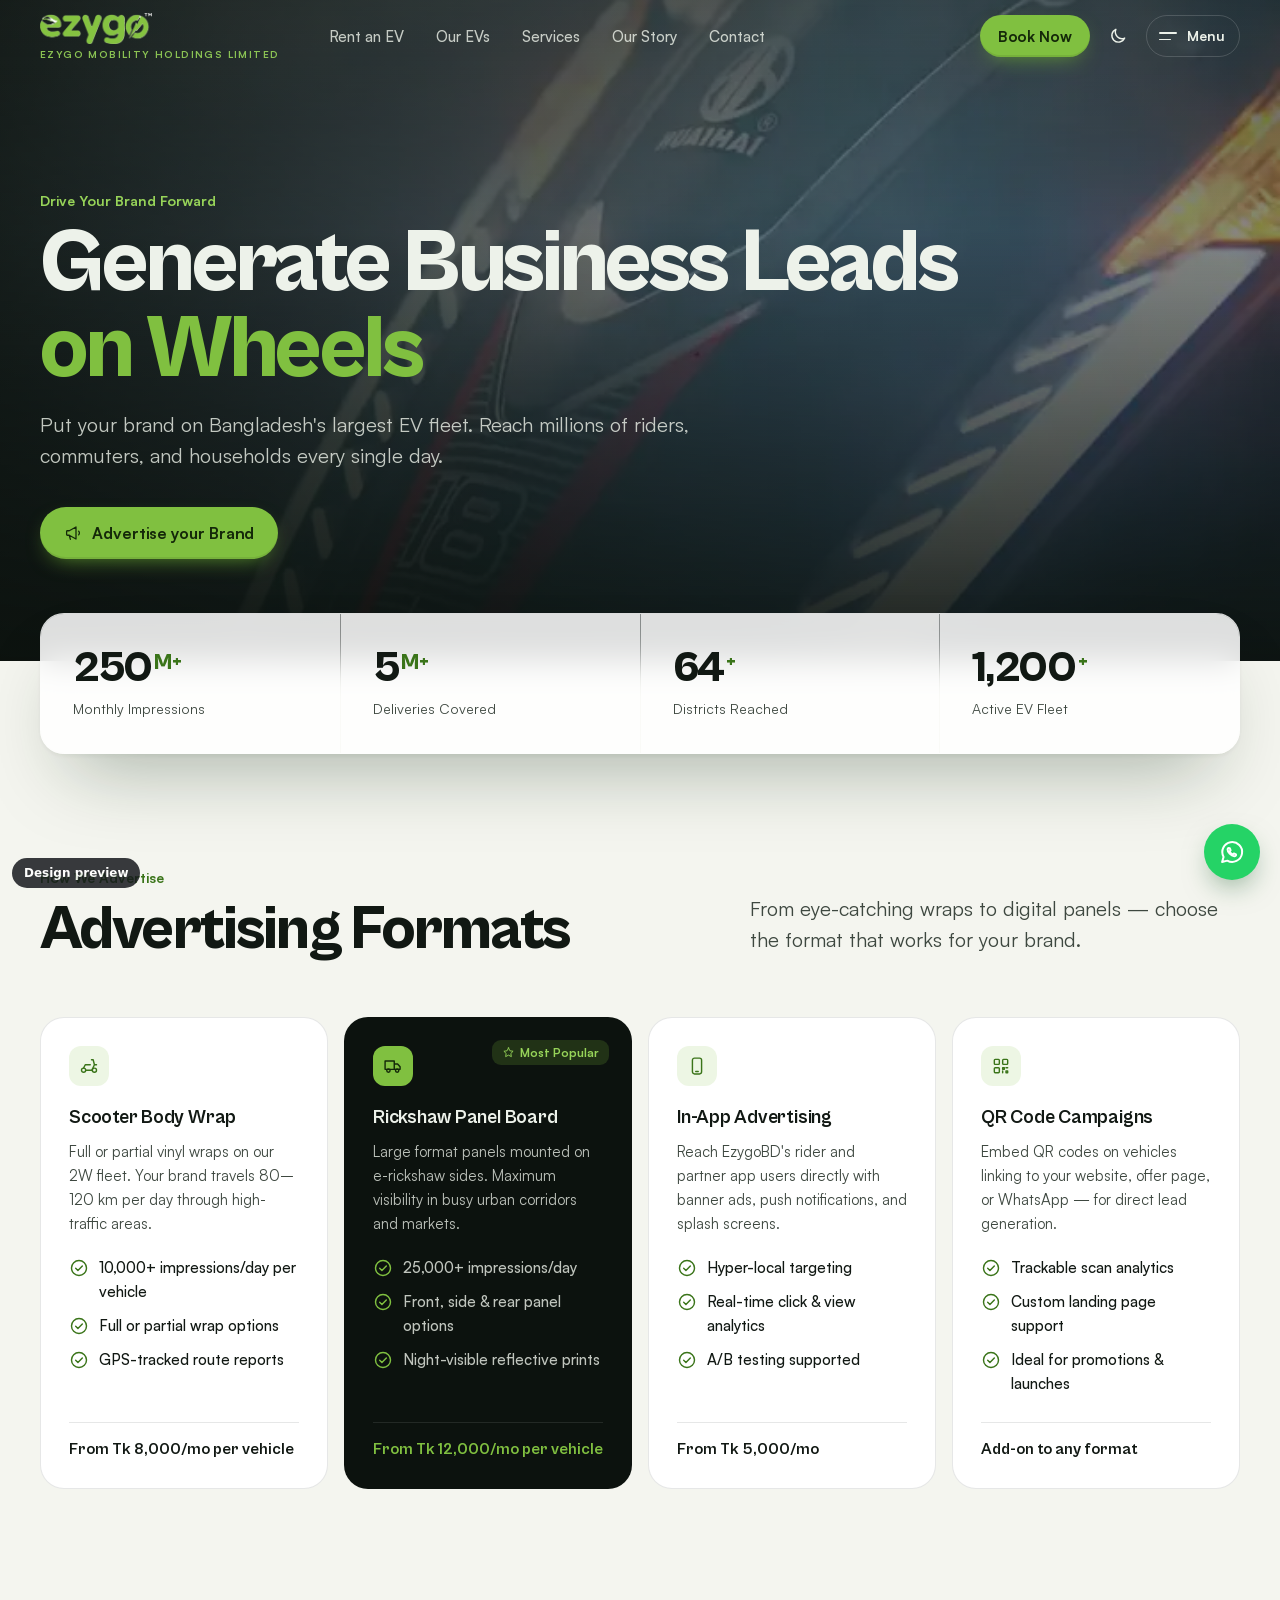
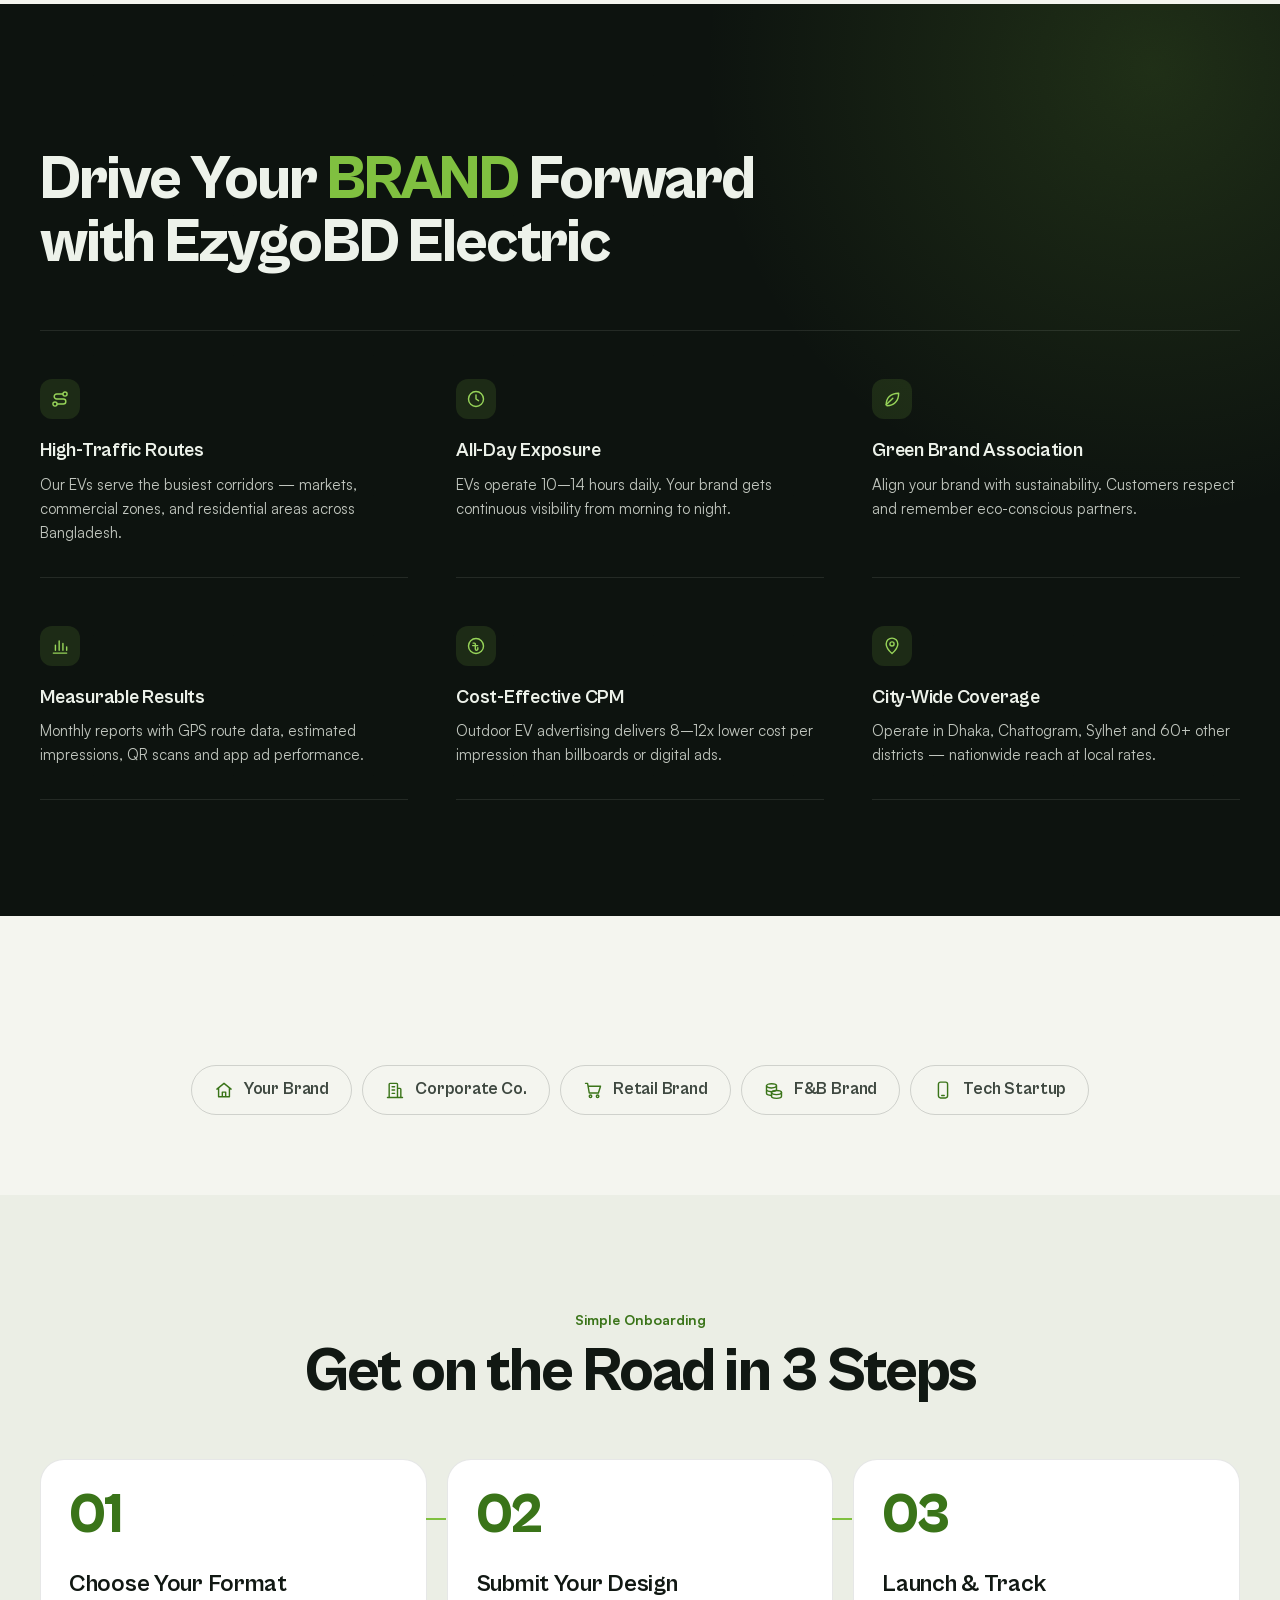
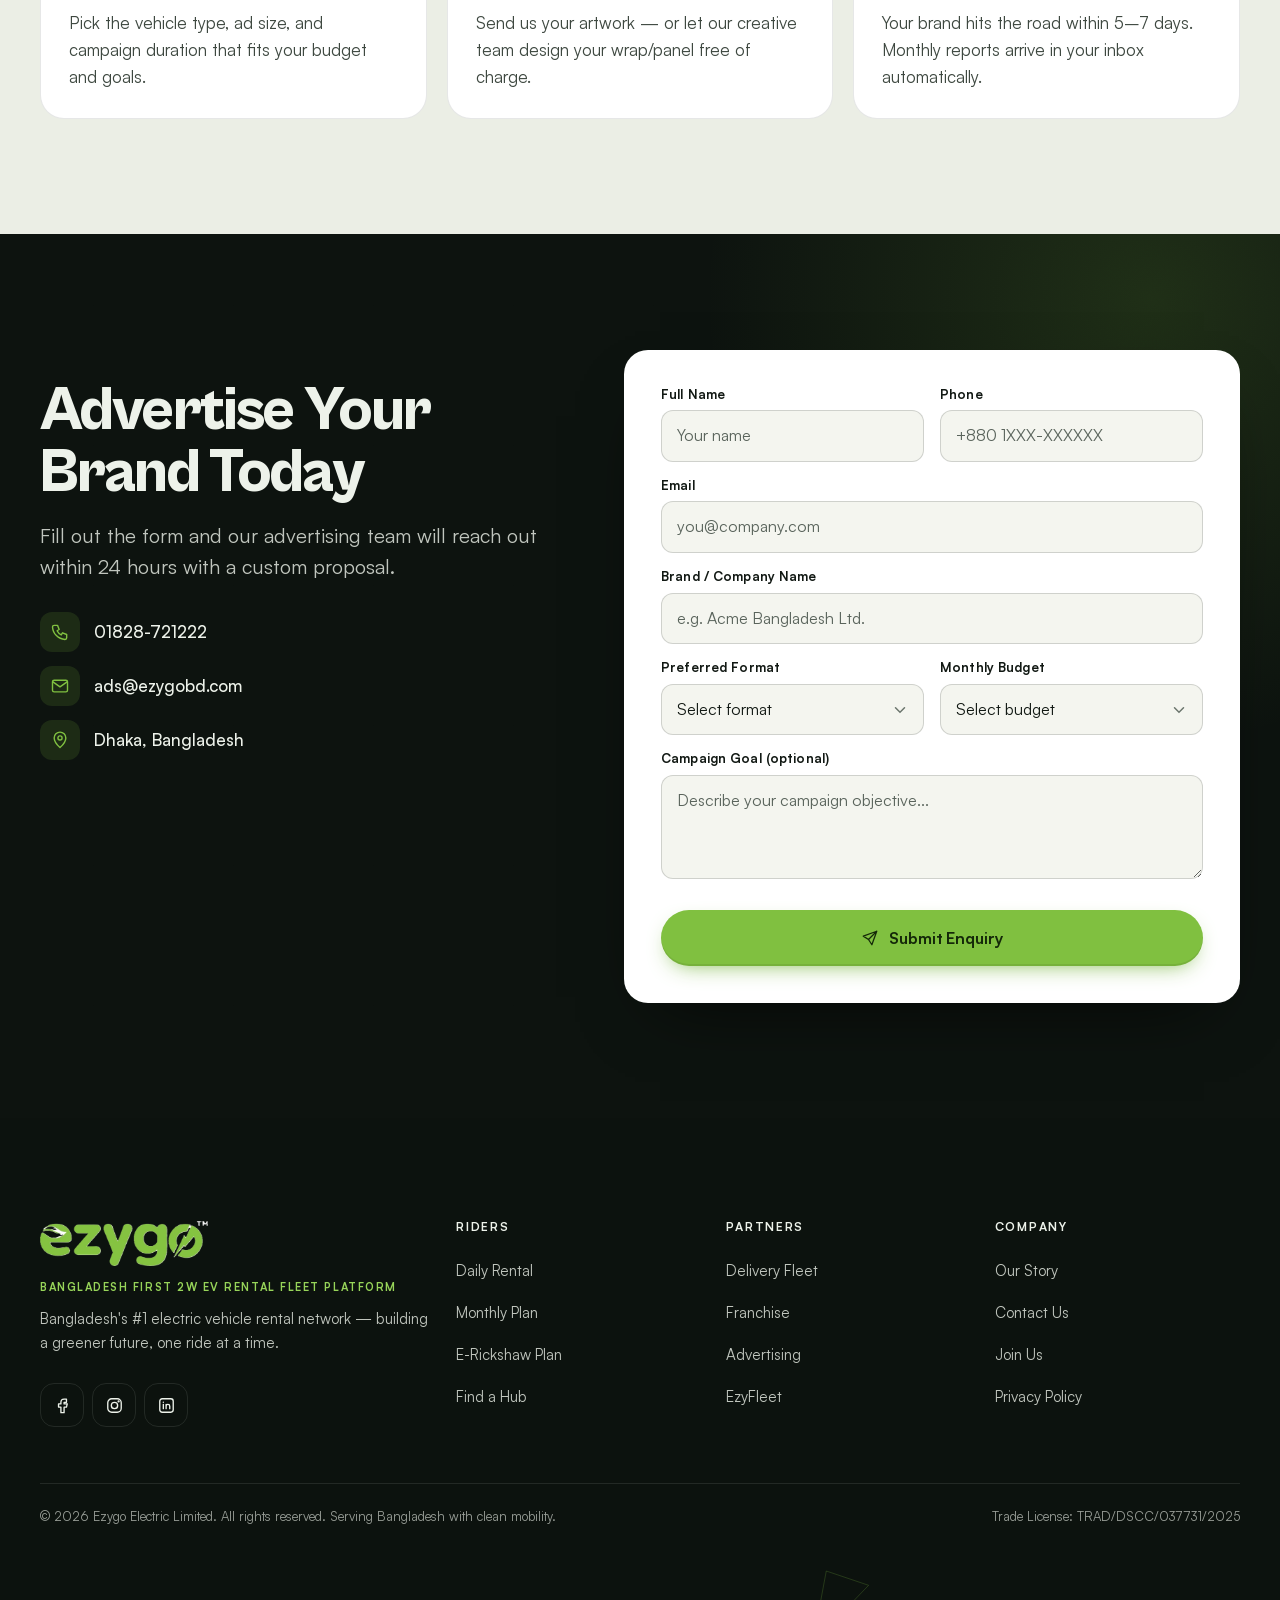
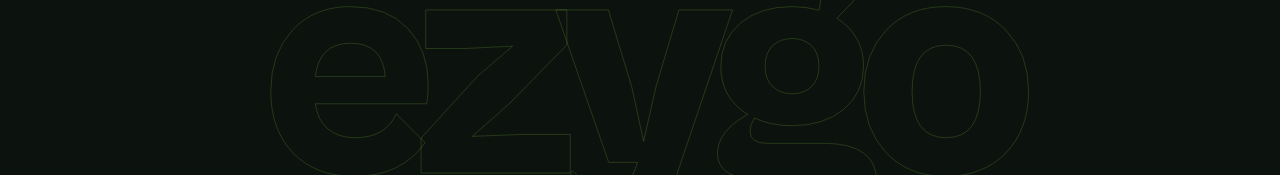
<file: preview/advertising.html>
<!DOCTYPE html>
<html lang="en">
<head>
  <meta charset="UTF-8">
  <meta name="viewport" content="width=device-width, initial-scale=1, viewport-fit=cover">
  <title>Advertising — EzygoBD | Generate Business Leads on Wheels</title>
  <meta name="description" content="Advertise your brand on EzygoBD&#039;s EV fleet. 250 million+ impressions across Bangladesh every month.">
  <link rel="canonical" href="https://www.ezygobd.com/advertising.php">
  <meta name="color-scheme" content="light dark">
  <meta name="theme-color" content="#0C120E">

  <link rel="icon" type="image/png" sizes="32x32" href="assets/img/icon-32.png">
  <link rel="apple-touch-icon" href="assets/img/icon-180.png">

  <meta property="og:type" content="website">
  <meta property="og:site_name" content="EzygoBD">
  <meta property="og:locale" content="en_US">
  <meta property="og:url" content="https://www.ezygobd.com/advertising.php">
  <meta property="og:title" content="Advertising — EzygoBD | Generate Business Leads on Wheels">
  <meta property="og:description" content="Advertise your brand on EzygoBD&#039;s EV fleet. 250 million+ impressions across Bangladesh every month.">
  <meta property="og:image" content="https://www.ezygobd.com/assets/img/og-cover.jpg">
  <meta property="og:image:width" content="1200">
  <meta property="og:image:height" content="630">
  <meta property="og:image:alt" content="EzygoBD — Bangladesh First 2W EV Rental Fleet Platform">
  <meta name="twitter:card" content="summary_large_image">
  <meta name="twitter:title" content="Advertising — EzygoBD | Generate Business Leads on Wheels">
  <meta name="twitter:description" content="Advertise your brand on EzygoBD&#039;s EV fleet. 250 million+ impressions across Bangladesh every month.">
  <meta name="twitter:image" content="https://www.ezygobd.com/assets/img/og-cover.jpg">

  <!-- Theme before paint (saved choice, else device setting); intro only once per visit -->
  <script>(function(d){var e=d.documentElement;e.className+=' js';setTimeout(function(){if(!window.ezygoReady)e.className=e.className.replace(' js','')},4000);try{var t=localStorage.getItem('ezygo-theme');if(t==='dark'||t==='light')e.setAttribute('data-theme',t);if(sessionStorage.getItem('ezygo-intro'))e.className+=' seen';sessionStorage.setItem('ezygo-intro','1')}catch(x){}})(document)</script>
  <link rel="preload" href="assets/fonts/cabinet-800.woff2" as="font" type="font/woff2" crossorigin>
  <link rel="preload" href="assets/fonts/satoshi-400.woff2" as="font" type="font/woff2" crossorigin>
  <link rel="stylesheet" href="assets/css/site.css?v=3.9">
  <script type="application/ld+json">
  {
    "@context": "https://schema.org",
    "@type": "LocalBusiness",
    "name": "EzygoBD",
    "legalName": "Ezygo Mobility Holdings Limited",
    "url": "https://www.ezygobd.com/",
    "logo": "https://www.ezygobd.com/assets/img/logo-480.png",
    "image": "https://www.ezygobd.com/assets/img/og-cover.jpg",
    "description": "Bangladesh First 2W EV Rental Fleet Platform: electric scooter and e-bike rental, delivery fleets, franchise and advertising.",
    "telephone": "+8801828721222",
    "email": "hello@ezygobd.com",
    "priceRange": "Tk 299+ per day",
    "address": {
      "@type": "PostalAddress",
      "streetAddress": "Plot 34, 7th Floor, Sonargaon Janapath Road",
      "addressLocality": "Dhaka",
      "addressCountry": "BD"
    },
    "sameAs": [
      "https://www.facebook.com/share/198cbcDwWD/",
      "https://www.instagram.com/rent_ezygo",
      "https://www.linkedin.com/company/ezygo-mobility-holdings-limited/"
    ]
  }
  </script>

  <meta name="robots" content="noindex, nofollow">
  <style>.preview-badge{position:fixed;left:12px;bottom:12px;z-index:9999;background:#16181D;color:#fff;font:600 12px/1 system-ui,sans-serif;padding:9px 12px;border-radius:999px;opacity:.85}
  .preview-toast{position:fixed;left:50%;bottom:24px;transform:translateX(-50%);z-index:9999;max-width:min(92vw,420px);background:#16181D;color:#fff;font:15px/1.45 system-ui,sans-serif;padding:14px 18px;border-radius:14px;box-shadow:0 8px 30px rgba(0,0,0,.25)}</style>
  <script>document.addEventListener('submit',function(e){e.preventDefault();e.stopImmediatePropagation();var t=document.createElement('div');t.className='preview-toast';t.setAttribute('role','status');t.textContent='This is a design preview, so forms are switched off. Nothing was sent.';document.body.appendChild(t);setTimeout(function(){t.remove()},4500)},true);</script>
</head>
<body><div class="preview-badge" aria-hidden="true">Design preview</div>
  <a class="skip" href="#main">Skip to content</a>

  <!-- Intro: once per visit, CSS only -->
  <div class="intro" aria-hidden="true">
    <div class="intro__in">
      <span class="intro__glow"></span>
      <img src="assets/img/logo-480.webp" width="240" height="65" alt="">
      <div class="intro__meter"><span class="intro__bar"><span></span></span><span class="intro__pct">0</span></div>
      <p class="intro__tag">Bangladesh First EV Network</p>
    </div>
  </div>

  <header class="site-head" id="top">
    <div class="site-head__in wrap">
      <a href="index.html" class="brand" aria-label="EzygoBD home">
        <picture><source type="image/webp" srcset="assets/img/logo-240.webp 1x, assets/img/logo-480.webp 2x"><img src="assets/img/logo-240.png" width="120" height="33" alt="EzygoBD"></picture>
        <span class="brand__tag">Ezygo Mobility Holdings Limited</span>
      </a>

      <nav class="nav" aria-label="Main">
        <a href="index.html#rent-ev">Rent an EV</a>
        <a href="evs.html">Our EVs</a>
        <a href="services.html">Services</a>
        <a href="about.html">Our Story</a>
        <a href="contact.html">Contact</a>
      </nav>

      <div class="site-head__act">
        <a href="index.html#rent-ev" class="btn btn--lime btn--sm site-head__cta">Book Now</a>
        <button class="icon-btn theme-btn" type="button" id="themeToggle" aria-label="Switch to dark mode" aria-pressed="false">
          <svg class="ic" viewBox="0 0 24 24" width="24" height="24" fill="none" stroke="currentColor" stroke-width="1.7" stroke-linecap="round" stroke-linejoin="round" aria-hidden="true" focusable="false"><path d="M20 14.5A8 8 0 0 1 9.5 4a8 8 0 1 0 10.5 10.5z"/></svg><svg class="ic" viewBox="0 0 24 24" width="24" height="24" fill="none" stroke="currentColor" stroke-width="1.7" stroke-linecap="round" stroke-linejoin="round" aria-hidden="true" focusable="false"><circle cx="12" cy="12" r="4"/><path d="M12 2.5v2M12 19.5v2M4.6 4.6l1.4 1.4M18 18l1.4 1.4M2.5 12h2M19.5 12h2M4.6 19.4L6 18M18 6l1.4-1.4"/></svg>        </button>
        <button class="icon-btn menu-btn" type="button" id="menuBtn" aria-label="Open menu" aria-expanded="false" aria-controls="megaMenu">
          <span class="menu-btn__lines"><span></span><span></span></span>
          <span class="menu-btn__txt">Menu</span>
        </button>
      </div>
    </div>
  </header>

  <!-- Full-screen menu -->
  <div class="mega" id="megaMenu" role="dialog" aria-modal="true" aria-label="Site menu" hidden>
    <div class="mega__in wrap">
      <div class="mega__top">
        <a href="index.html" class="mega__brand">
          <img src="assets/img/logo-240.webp" width="120" height="33" alt="EzygoBD">
          <span>Bangladesh First 2W EV Rental Fleet Platform</span>
        </a>
        <button class="icon-btn mega__close" type="button" id="megaClose" aria-label="Close menu"><svg class="ic" viewBox="0 0 24 24" width="24" height="24" fill="none" stroke="currentColor" stroke-width="1.7" stroke-linecap="round" stroke-linejoin="round" aria-hidden="true" focusable="false"><path d="M6 6l12 12M18 6L6 18"/></svg></button>
      </div>

      <div class="mega__cols">
        <div class="mega__col">
          <h2>Home</h2>
          <ul>
            <li><a href="index.html">Home</a></li>
            <li><a href="index.html#rent-ev">Rent an EV</a></li>
            <li><a href="index.html#ev-specs">Vehicle Specs</a></li>
            <li><a href="evs.html#ezyfleet">EzyFleet</a></li>
          </ul>
        </div>
        <div class="mega__col">
          <h2>Our Story</h2>
          <ul>
            <li><a href="about.html">About Us</a></li>
            <li><a href="about.html#certificates">Certificates</a></li>
            <li><a href="about.html#awards">Winning Awards</a></li>
          </ul>
        </div>
        <div class="mega__col">
          <h2 class="mega__ghost">Team</h2>
          <ul>
            <li><a href="team.html">Team</a></li>
          </ul>
        </div>
        <div class="mega__col">
          <h2>Services</h2>
          <ul>
            <li><a href="services.html">EV Rental Plans</a></li>
            <li><a href="services.html#delivery">Delivery Fleet</a></li>
            <li><a href="services.html#corporate">Corporate Fleet</a></li>
            <li><a href="services.html#rent-to-own">Rent to Own</a></li>
          </ul>
        </div>
        <div class="mega__col">
          <h2>Contact Us</h2>
          <ul>
            <li><a href="contact.html">Contact Us</a></li>
          </ul>
        </div>
        <div class="mega__col">
          <h2>Join Us</h2>
          <ul>
            <li><a href="join.html">Join Us</a></li>
            <li><a href="join.html#franchise">Franchise (FOCO)</a></li>
            <li><a href="join.html#franchise">Franchise (FOFO)</a></li>
          </ul>
        </div>
      </div>

      <div class="mega__cards">
        <a href="index.html#rent-ev" class="mega__card"><svg class="ic" viewBox="0 0 24 24" width="24" height="24" fill="none" stroke="currentColor" stroke-width="1.7" stroke-linecap="round" stroke-linejoin="round" aria-hidden="true" focusable="false"><circle cx="5.5" cy="17" r="2.5"/><circle cx="18.5" cy="17" r="2.5"/><path d="M8 17h7.5l3-6.5H21M15 4.5h2l1.5 6M5.5 14.5l2-4h6"/></svg><span>Rent an EV</span><svg class="ic" viewBox="0 0 24 24" width="24" height="24" fill="none" stroke="currentColor" stroke-width="1.7" stroke-linecap="round" stroke-linejoin="round" aria-hidden="true" focusable="false"><path d="M7 17L17 7M8.5 7H17v8.5"/></svg></a>
        <a href="services.html" class="mega__card"><svg class="ic" viewBox="0 0 24 24" width="24" height="24" fill="none" stroke="currentColor" stroke-width="1.7" stroke-linecap="round" stroke-linejoin="round" aria-hidden="true" focusable="false"><path d="M2.5 6h11v10h-11zM13.5 9.5h4l3 3.5V16h-7"/><circle cx="6.5" cy="17.5" r="2"/><circle cx="17" cy="17.5" r="2"/></svg><span>Delivery Fleet</span><svg class="ic" viewBox="0 0 24 24" width="24" height="24" fill="none" stroke="currentColor" stroke-width="1.7" stroke-linecap="round" stroke-linejoin="round" aria-hidden="true" focusable="false"><path d="M7 17L17 7M8.5 7H17v8.5"/></svg></a>
        <a href="join.html#franchise" class="mega__card"><svg class="ic" viewBox="0 0 24 24" width="24" height="24" fill="none" stroke="currentColor" stroke-width="1.7" stroke-linecap="round" stroke-linejoin="round" aria-hidden="true" focusable="false"><path d="M3.5 8l4.5 4 4-6.5 4 6.5 4.5-4-1.5 10.5h-14L3.5 8z"/><path d="M5.5 21h13"/></svg><span>Franchise</span><svg class="ic" viewBox="0 0 24 24" width="24" height="24" fill="none" stroke="currentColor" stroke-width="1.7" stroke-linecap="round" stroke-linejoin="round" aria-hidden="true" focusable="false"><path d="M7 17L17 7M8.5 7H17v8.5"/></svg></a>
        <a href="contact.html" class="mega__card"><svg class="ic" viewBox="0 0 24 24" width="24" height="24" fill="none" stroke="currentColor" stroke-width="1.7" stroke-linecap="round" stroke-linejoin="round" aria-hidden="true" focusable="false"><path d="M4 13v-1a8 8 0 0 1 16 0v1"/><rect x="3" y="13" width="4" height="6" rx="1.5"/><rect x="17" y="13" width="4" height="6" rx="1.5"/><path d="M19 19c0 1.5-2 2.5-5 2.5"/></svg><span>Contact Us</span><svg class="ic" viewBox="0 0 24 24" width="24" height="24" fill="none" stroke="currentColor" stroke-width="1.7" stroke-linecap="round" stroke-linejoin="round" aria-hidden="true" focusable="false"><path d="M7 17L17 7M8.5 7H17v8.5"/></svg></a>
      </div>
    </div>
  </div>

<main id="main">

  <!-- ============ HERO ============ -->
  <section class="hero hero--page">
    <video class="hero__video" muted loop playsinline preload="none" aria-hidden="true" tabindex="-1" poster="assets/video/ezygo-hero-poster.webp" data-autoplay><source src="assets/video/ezygo-hero-480.mp4" type="video/mp4" media="(max-width: 640px)"><source src="assets/video/ezygo-hero-720.mp4" type="video/mp4"></video>    <div class="hero__in wrap">
      <p class="kick" data-reveal style="--i:0">Drive Your Brand Forward</p>
      <h1 class="d1 balance" data-reveal style="--i:1">Generate Business Leads<br><em>on Wheels</em></h1>
      <p class="lead" data-reveal style="--i:2">Put your brand on Bangladesh's largest EV fleet. Reach millions of riders, commuters, and households every single day.</p>
      <div class="hero__ctas" data-reveal style="--i:3"><a href="#ad-contact" class="btn btn--lime"><svg class="ic" viewBox="0 0 24 24" width="24" height="24" fill="none" stroke="currentColor" stroke-width="1.7" stroke-linecap="round" stroke-linejoin="round" aria-hidden="true" focusable="false"><path d="M3.5 10v4a1 1 0 0 0 1 1H7l9 5V4L7 9H4.5a1 1 0 0 0-1 1zM7 15l1.5 5.5M19.5 9.5a3.5 3.5 0 0 1 0 5"/></svg> Advertise your Brand</a></div>
    </div>
  </section>

  <!-- ============ STATS STRIP ============ -->
  <section class="statbar-wrap">
    <div class="wrap">
      <div class="statbar" data-stagger="pop">
        <div><p class="stat__v"><span class="countup" data-count="250">250</span><small>M+</small></p><p class="stat__l">Monthly Impressions</p></div>
        <div><p class="stat__v"><span class="countup" data-count="5">5</span><small>M+</small></p><p class="stat__l">Deliveries Covered</p></div>
        <div><p class="stat__v"><span class="countup" data-count="64">64</span><small>+</small></p><p class="stat__l">Districts Reached</p></div>
        <div><p class="stat__v"><span class="countup" data-count="1,200">1,200</span><small>+</small></p><p class="stat__l">Active EV Fleet</p></div>
      </div>
    </div>
  </section>

  <!-- ============ AD FORMATS ============ -->
  <section class="sec">
    <div class="wrap">
      <div class="head head--split">
        <div>
          <p class="kick" data-reveal>How We Advertise</p>
          <h2 class="d2" data-reveal style="--i:1">Advertising Formats</h2>
        </div>
        <p class="lead" data-reveal style="--i:2">From eye-catching wraps to digital panels — choose the format that works for your brand.</p>
      </div>
      <div class="formats" data-stagger="pop">
        <article class="format">
          <span class="format__ic"><svg class="ic" viewBox="0 0 24 24" width="24" height="24" fill="none" stroke="currentColor" stroke-width="1.7" stroke-linecap="round" stroke-linejoin="round" aria-hidden="true" focusable="false"><circle cx="5.5" cy="17" r="2.5"/><circle cx="18.5" cy="17" r="2.5"/><path d="M8 17h7.5l3-6.5H21M15 4.5h2l1.5 6M5.5 14.5l2-4h6"/></svg></span>
          <h3 class="h3">Scooter Body Wrap</h3>
          <p class="format__p">Full or partial vinyl wraps on our 2W fleet. Your brand travels 80–120 km per day through high-traffic areas.</p>
          <ul class="ticks">
            <li><svg class="ic" viewBox="0 0 24 24" width="24" height="24" fill="none" stroke="currentColor" stroke-width="1.7" stroke-linecap="round" stroke-linejoin="round" aria-hidden="true" focusable="false"><circle cx="12" cy="12" r="9"/><path d="M8 12.3l2.7 2.7L16 9.5"/></svg> 10,000+ impressions/day per vehicle</li>
            <li><svg class="ic" viewBox="0 0 24 24" width="24" height="24" fill="none" stroke="currentColor" stroke-width="1.7" stroke-linecap="round" stroke-linejoin="round" aria-hidden="true" focusable="false"><circle cx="12" cy="12" r="9"/><path d="M8 12.3l2.7 2.7L16 9.5"/></svg> Full or partial wrap options</li>
            <li><svg class="ic" viewBox="0 0 24 24" width="24" height="24" fill="none" stroke="currentColor" stroke-width="1.7" stroke-linecap="round" stroke-linejoin="round" aria-hidden="true" focusable="false"><circle cx="12" cy="12" r="9"/><path d="M8 12.3l2.7 2.7L16 9.5"/></svg> GPS-tracked route reports</li>
          </ul>
          <span class="format__price">From Tk 8,000/mo per vehicle</span>
        </article>
        <article class="format format--feat">
          <span class="format__tag"><svg class="ic" viewBox="0 0 24 24" width="24" height="24" fill="none" stroke="currentColor" stroke-width="1.7" stroke-linecap="round" stroke-linejoin="round" aria-hidden="true" focusable="false"><path d="M12 3.5l2.6 5.3 5.9.9-4.2 4.1 1 5.8L12 16.9l-5.3 2.7 1-5.8-4.2-4.1 5.9-.9L12 3.5z"/></svg> Most Popular</span>
          <span class="format__ic"><svg class="ic" viewBox="0 0 24 24" width="24" height="24" fill="none" stroke="currentColor" stroke-width="1.7" stroke-linecap="round" stroke-linejoin="round" aria-hidden="true" focusable="false"><path d="M2.5 6h11v10h-11zM13.5 9.5h4l3 3.5V16h-7"/><circle cx="6.5" cy="17.5" r="2"/><circle cx="17" cy="17.5" r="2"/></svg></span>
          <h3 class="h3">Rickshaw Panel Board</h3>
          <p class="format__p">Large format panels mounted on e-rickshaw sides. Maximum visibility in busy urban corridors and markets.</p>
          <ul class="ticks">
            <li><svg class="ic" viewBox="0 0 24 24" width="24" height="24" fill="none" stroke="currentColor" stroke-width="1.7" stroke-linecap="round" stroke-linejoin="round" aria-hidden="true" focusable="false"><circle cx="12" cy="12" r="9"/><path d="M8 12.3l2.7 2.7L16 9.5"/></svg> 25,000+ impressions/day</li>
            <li><svg class="ic" viewBox="0 0 24 24" width="24" height="24" fill="none" stroke="currentColor" stroke-width="1.7" stroke-linecap="round" stroke-linejoin="round" aria-hidden="true" focusable="false"><circle cx="12" cy="12" r="9"/><path d="M8 12.3l2.7 2.7L16 9.5"/></svg> Front, side &amp; rear panel options</li>
            <li><svg class="ic" viewBox="0 0 24 24" width="24" height="24" fill="none" stroke="currentColor" stroke-width="1.7" stroke-linecap="round" stroke-linejoin="round" aria-hidden="true" focusable="false"><circle cx="12" cy="12" r="9"/><path d="M8 12.3l2.7 2.7L16 9.5"/></svg> Night-visible reflective prints</li>
          </ul>
          <span class="format__price">From Tk 12,000/mo per vehicle</span>
        </article>
        <article class="format">
          <span class="format__ic"><svg class="ic" viewBox="0 0 24 24" width="24" height="24" fill="none" stroke="currentColor" stroke-width="1.7" stroke-linecap="round" stroke-linejoin="round" aria-hidden="true" focusable="false"><rect x="6.5" y="2.5" width="11" height="19" rx="2.5"/><path d="M10.5 18.5h3"/></svg></span>
          <h3 class="h3">In-App Advertising</h3>
          <p class="format__p">Reach EzygoBD's rider and partner app users directly with banner ads, push notifications, and splash screens.</p>
          <ul class="ticks">
            <li><svg class="ic" viewBox="0 0 24 24" width="24" height="24" fill="none" stroke="currentColor" stroke-width="1.7" stroke-linecap="round" stroke-linejoin="round" aria-hidden="true" focusable="false"><circle cx="12" cy="12" r="9"/><path d="M8 12.3l2.7 2.7L16 9.5"/></svg> Hyper-local targeting</li>
            <li><svg class="ic" viewBox="0 0 24 24" width="24" height="24" fill="none" stroke="currentColor" stroke-width="1.7" stroke-linecap="round" stroke-linejoin="round" aria-hidden="true" focusable="false"><circle cx="12" cy="12" r="9"/><path d="M8 12.3l2.7 2.7L16 9.5"/></svg> Real-time click &amp; view analytics</li>
            <li><svg class="ic" viewBox="0 0 24 24" width="24" height="24" fill="none" stroke="currentColor" stroke-width="1.7" stroke-linecap="round" stroke-linejoin="round" aria-hidden="true" focusable="false"><circle cx="12" cy="12" r="9"/><path d="M8 12.3l2.7 2.7L16 9.5"/></svg> A/B testing supported</li>
          </ul>
          <span class="format__price">From Tk 5,000/mo</span>
        </article>
        <article class="format">
          <span class="format__ic"><svg class="ic" viewBox="0 0 24 24" width="24" height="24" fill="none" stroke="currentColor" stroke-width="1.7" stroke-linecap="round" stroke-linejoin="round" aria-hidden="true" focusable="false"><rect x="4" y="4" width="6" height="6" rx="1"/><rect x="14" y="4" width="6" height="6" rx="1"/><rect x="4" y="14" width="6" height="6" rx="1"/><path d="M14 14h2v2h-2zM18 18h2v2h-2zM14 18v2M18 14h2"/></svg></span>
          <h3 class="h3">QR Code Campaigns</h3>
          <p class="format__p">Embed QR codes on vehicles linking to your website, offer page, or WhatsApp — for direct lead generation.</p>
          <ul class="ticks">
            <li><svg class="ic" viewBox="0 0 24 24" width="24" height="24" fill="none" stroke="currentColor" stroke-width="1.7" stroke-linecap="round" stroke-linejoin="round" aria-hidden="true" focusable="false"><circle cx="12" cy="12" r="9"/><path d="M8 12.3l2.7 2.7L16 9.5"/></svg> Trackable scan analytics</li>
            <li><svg class="ic" viewBox="0 0 24 24" width="24" height="24" fill="none" stroke="currentColor" stroke-width="1.7" stroke-linecap="round" stroke-linejoin="round" aria-hidden="true" focusable="false"><circle cx="12" cy="12" r="9"/><path d="M8 12.3l2.7 2.7L16 9.5"/></svg> Custom landing page support</li>
            <li><svg class="ic" viewBox="0 0 24 24" width="24" height="24" fill="none" stroke="currentColor" stroke-width="1.7" stroke-linecap="round" stroke-linejoin="round" aria-hidden="true" focusable="false"><circle cx="12" cy="12" r="9"/><path d="M8 12.3l2.7 2.7L16 9.5"/></svg> Ideal for promotions &amp; launches</li>
          </ul>
          <span class="format__price">Add-on to any format</span>
        </article>
      </div>
    </div>
  </section>

  <!-- ============ WHY EZYGOBD ============ -->
  <section class="sec sec--night">
    <div class="glow"></div>
    <div class="wrap">
      <div class="head">
        <p class="kick" data-reveal>Why EzygoBD Advertising</p>
        <h2 class="d2" data-reveal style="--i:1">Drive Your <em>BRAND</em> Forward<br>with EzygoBD Electric</h2>
      </div>
      <div class="feats feats--3 feats--why" data-stagger>
        <div class="feat"><div class="feat__ic"><svg class="ic" viewBox="0 0 24 24" width="24" height="24" fill="none" stroke="currentColor" stroke-width="1.7" stroke-linecap="round" stroke-linejoin="round" aria-hidden="true" focusable="false"><circle cx="6" cy="18" r="2.5"/><circle cx="18" cy="6" r="2.5"/><path d="M8.5 18H16a3 3 0 0 0 0-6H8a3 3 0 0 1 0-6h7.5"/></svg></div><h3 class="h4">High-Traffic Routes</h3><p>Our EVs serve the busiest corridors — markets, commercial zones, and residential areas across Bangladesh.</p></div>
        <div class="feat"><div class="feat__ic"><svg class="ic" viewBox="0 0 24 24" width="24" height="24" fill="none" stroke="currentColor" stroke-width="1.7" stroke-linecap="round" stroke-linejoin="round" aria-hidden="true" focusable="false"><circle cx="12" cy="12" r="9"/><path d="M12 7v5l3 2"/></svg></div><h3 class="h4">All-Day Exposure</h3><p>EVs operate 10–14 hours daily. Your brand gets continuous visibility from morning to night.</p></div>
        <div class="feat"><div class="feat__ic"><svg class="ic" viewBox="0 0 24 24" width="24" height="24" fill="none" stroke="currentColor" stroke-width="1.7" stroke-linecap="round" stroke-linejoin="round" aria-hidden="true" focusable="false"><path d="M5 19c0-8 5-14 15-14 0 10-6 15-14 15"/><path d="M5 19l8-8"/></svg></div><h3 class="h4">Green Brand Association</h3><p>Align your brand with sustainability. Customers respect and remember eco-conscious partners.</p></div>
        <div class="feat"><div class="feat__ic"><svg class="ic" viewBox="0 0 24 24" width="24" height="24" fill="none" stroke="currentColor" stroke-width="1.7" stroke-linecap="round" stroke-linejoin="round" aria-hidden="true" focusable="false"><path d="M4 20.5h16M6.5 17V11M11 17V6M15.5 17v-8M20 17v-4"/></svg></div><h3 class="h4">Measurable Results</h3><p>Monthly reports with GPS route data, estimated impressions, QR scans and app ad performance.</p></div>
        <div class="feat"><div class="feat__ic"><svg class="ic" viewBox="0 0 24 24" width="24" height="24" fill="none" stroke="currentColor" stroke-width="1.7" stroke-linecap="round" stroke-linejoin="round" aria-hidden="true" focusable="false"><circle cx="12" cy="12" r="9"/><path d="M8.5 8.5h1.7c.6 0 1 .4 1 1v6a1.5 1.5 0 0 0 3 0V14M8 11.5h6"/></svg></div><h3 class="h4">Cost-Effective CPM</h3><p>Outdoor EV advertising delivers 8–12x lower cost per impression than billboards or digital ads.</p></div>
        <div class="feat"><div class="feat__ic"><svg class="ic" viewBox="0 0 24 24" width="24" height="24" fill="none" stroke="currentColor" stroke-width="1.7" stroke-linecap="round" stroke-linejoin="round" aria-hidden="true" focusable="false"><path d="M12 21s-7-6.2-7-11.5a7 7 0 0 1 14 0C19 14.8 12 21 12 21z"/><circle cx="12" cy="9.5" r="2.5"/></svg></div><h3 class="h4">City-Wide Coverage</h3><p>Operate in Dhaka, Chattogram, Sylhet and 60+ other districts — nationwide reach at local rates.</p></div>
      </div>
    </div>
  </section>

  <!-- ============ BRANDS ============ -->
  <section class="sec sec--tight">
    <div class="wrap">
      <p class="brands__label" data-reveal>Trusted by brands across Bangladesh</p>
      <div class="brands" data-stagger="pop">
        <span class="name-chip"><svg class="ic" viewBox="0 0 24 24" width="24" height="24" fill="none" stroke="currentColor" stroke-width="1.7" stroke-linecap="round" stroke-linejoin="round" aria-hidden="true" focusable="false"><path d="M3.5 11L12 4l8.5 7M5.5 9.5V20h13V9.5M10 20v-5.5h4V20"/></svg> Your Brand</span>
        <span class="name-chip"><svg class="ic" viewBox="0 0 24 24" width="24" height="24" fill="none" stroke="currentColor" stroke-width="1.7" stroke-linecap="round" stroke-linejoin="round" aria-hidden="true" focusable="false"><path d="M5 21V5a1 1 0 0 1 1-1h8a1 1 0 0 1 1 1v16M15 10h3a1 1 0 0 1 1 1v10M3 21h18M8.5 8h3M8.5 12h3M8.5 16h3"/></svg> Corporate Co.</span>
        <span class="name-chip"><svg class="ic" viewBox="0 0 24 24" width="24" height="24" fill="none" stroke="currentColor" stroke-width="1.7" stroke-linecap="round" stroke-linejoin="round" aria-hidden="true" focusable="false"><path d="M3 4h2.5l2 11.5h11L21 7.5H7"/><circle cx="9" cy="19.5" r="1.5"/><circle cx="17.5" cy="19.5" r="1.5"/></svg> Retail Brand</span>
        <span class="name-chip"><svg class="ic" viewBox="0 0 24 24" width="24" height="24" fill="none" stroke="currentColor" stroke-width="1.7" stroke-linecap="round" stroke-linejoin="round" aria-hidden="true" focusable="false"><ellipse cx="9" cy="7" rx="6" ry="2.5"/><path d="M3 7v4.5C3 12.9 5.7 14 9 14s6-1.1 6-2.5V7M3 11.5V16c0 1.4 2.7 2.5 6 2.5"/><ellipse cx="15" cy="15" rx="6" ry="2.5"/><path d="M9 15v4.5c0 1.4 2.7 2.5 6 2.5s6-1.1 6-2.5V15"/></svg> F&amp;B Brand</span>
        <span class="name-chip"><svg class="ic" viewBox="0 0 24 24" width="24" height="24" fill="none" stroke="currentColor" stroke-width="1.7" stroke-linecap="round" stroke-linejoin="round" aria-hidden="true" focusable="false"><rect x="6.5" y="2.5" width="11" height="19" rx="2.5"/><path d="M10.5 18.5h3"/></svg> Tech Startup</span>
      </div>
    </div>
  </section>

  <!-- ============ PROCESS ============ -->
  <section class="sec sec--tint">
    <div class="wrap">
      <div class="head head--center">
        <p class="kick" data-reveal>Simple Onboarding</p>
        <h2 class="d2" data-reveal style="--i:1">Get on the Road in 3 Steps</h2>
      </div>
      <ol class="trio" data-stagger="pop">
        <li><span class="trio__n">01</span><h3 class="h3">Choose Your Format</h3><p>Pick the vehicle type, ad size, and campaign duration that fits your budget and goals.</p></li>
        <li><span class="trio__n">02</span><h3 class="h3">Submit Your Design</h3><p>Send us your artwork — or let our creative team design your wrap/panel free of charge.</p></li>
        <li><span class="trio__n">03</span><h3 class="h3">Launch &amp; Track</h3><p>Your brand hits the road within 5–7 days. Monthly reports arrive in your inbox automatically.</p></li>
      </ol>
    </div>
  </section>

  <!-- ============ CONTACT FORM ============ -->
  <section class="sec sec--night" id="ad-contact">
    <div class="glow"></div>
    <div class="wrap reach">
      <div>
        <p class="kick" data-reveal>Let's Work Together</p>
        <h2 class="d2" data-reveal style="--i:1">Advertise Your<br>Brand Today</h2>
        <p class="lead" data-reveal style="--i:2">Fill out the form and our advertising team will reach out within 24 hours with a custom proposal.</p>
        <ul class="info-rows" data-stagger>
          <li><svg class="ic" viewBox="0 0 24 24" width="24" height="24" fill="none" stroke="currentColor" stroke-width="1.7" stroke-linecap="round" stroke-linejoin="round" aria-hidden="true" focusable="false"><path d="M5 4h4l2 5-2.5 1.5a11 11 0 0 0 5 5L15 13l5 2v4a2 2 0 0 1-2 2A16 16 0 0 1 3 6a2 2 0 0 1 2-2z"/></svg> <a href="tel:+8801828721222">01828-721222</a></li>
          <li><svg class="ic" viewBox="0 0 24 24" width="24" height="24" fill="none" stroke="currentColor" stroke-width="1.7" stroke-linecap="round" stroke-linejoin="round" aria-hidden="true" focusable="false"><rect x="3" y="5" width="18" height="14" rx="2"/><path d="M3.5 7l8.5 6 8.5-6"/></svg> <a href="mailto:ads@ezygobd.com">ads@ezygobd.com</a></li>
          <li><svg class="ic" viewBox="0 0 24 24" width="24" height="24" fill="none" stroke="currentColor" stroke-width="1.7" stroke-linecap="round" stroke-linejoin="round" aria-hidden="true" focusable="false"><path d="M12 21s-7-6.2-7-11.5a7 7 0 0 1 14 0C19 14.8 12 21 12 21z"/><circle cx="12" cy="9.5" r="2.5"/></svg> <span>Dhaka, Bangladesh</span></li>
        </ul>
      </div>
      <div class="form-card" data-reveal="pop">
        <form action="form-handler.html" method="POST" data-form="advertising" class="fields">
          <input type="hidden" name="form_type" value="advertising"><div class="hp" aria-hidden="true"><label for="hp-1">Leave this empty</label><input type="text" id="hp-1" name="website" tabindex="-1" autocomplete="off"></div><input type="hidden" name="_t" value="1794945670">          <p class="form-msg form-msg--ok" data-notice="success" role="status" hidden>Thank you. Your enquiry is in. Our advertising team will reach out within 24 hours.</p>
          <p class="form-msg form-msg--err" data-notice="error" role="alert" hidden>Your enquiry didn't go through. Please check the fields, or call 01828-721222.</p>
          <div class="row2">
            <div class="field"><label for="adName">Full Name</label><input type="text" id="adName" name="name" placeholder="Your name" autocomplete="name" required></div>
            <div class="field"><label for="adPhone">Phone</label><input type="tel" pattern="\+?[0-9][0-9 \(\)\-]{5,24}" id="adPhone" name="phone" placeholder="+880 1XXX-XXXXXX" autocomplete="tel" required></div>
          </div>
          <div class="field"><label for="adEmail">Email</label><input type="email" id="adEmail" name="email" placeholder="you@company.com" autocomplete="email" required></div>
          <div class="field"><label for="adBrand">Brand / Company Name</label><input type="text" id="adBrand" name="brand" placeholder="e.g. Acme Bangladesh Ltd." autocomplete="organization" required></div>
          <div class="row2">
            <div class="field"><label for="adFormat">Preferred Format</label>
              <select id="adFormat" name="format"><option value="">Select format</option><option value="wrap">Scooter Body Wrap</option><option value="panel">Rickshaw Panel Board</option><option value="app">In-App Advertising</option><option value="qr">QR Code Campaign</option><option value="combo">Combo Package</option></select></div>
            <div class="field"><label for="adBudget">Monthly Budget</label>
              <select id="adBudget" name="budget"><option value="">Select budget</option><option value="small">Tk 5,000 – Tk 20,000</option><option value="med">Tk 20,000 – Tk 50,000</option><option value="large">Tk 50,000 – Tk 1,00,000</option><option value="xlarge">Tk 1,00,000+</option></select></div>
          </div>
          <div class="field"><label for="adMsg">Campaign Goal (optional)</label><textarea id="adMsg" name="message" rows="3" placeholder="Describe your campaign objective..."></textarea></div>
          <button type="submit" class="btn btn--lime"><svg class="ic" viewBox="0 0 24 24" width="24" height="24" fill="none" stroke="currentColor" stroke-width="1.7" stroke-linecap="round" stroke-linejoin="round" aria-hidden="true" focusable="false"><path d="M21 3L10 14M21 3l-6.5 18-4.5-7-7-4.5L21 3z"/></svg> Submit Enquiry</button>
        </form>
      </div>
    </div>
  </section>

</main>

  <footer class="foot">
    <div class="wrap">
      <div class="foot__grid">
        <div class="foot__brand">
          <img src="assets/img/logo-480.webp" width="200" height="54" alt="Ezygo Electric Limited logo" loading="lazy">
          <p class="foot__tag">Bangladesh First 2W EV Rental Fleet Platform</p>
          <p class="foot__about">Bangladesh's #1 electric vehicle rental network — building a greener future, one ride at a time.</p>
          <div class="socials">
            <a href="https://www.facebook.com/share/198cbcDwWD/" aria-label="Facebook" rel="noopener noreferrer" target="_blank"><svg class="ic" viewBox="0 0 24 24" width="24" height="24" fill="none" stroke="currentColor" stroke-width="1.7" stroke-linecap="round" stroke-linejoin="round" aria-hidden="true" focusable="false"><path d="M14 8h3V4h-3a4 4 0 0 0-4 4v2H7v4h3v7h4v-7h3l1-4h-4V8z"/></svg></a>
            <a href="https://www.instagram.com/rent_ezygo" aria-label="Instagram" rel="noopener noreferrer" target="_blank"><svg class="ic" viewBox="0 0 24 24" width="24" height="24" fill="none" stroke="currentColor" stroke-width="1.7" stroke-linecap="round" stroke-linejoin="round" aria-hidden="true" focusable="false"><rect x="3.5" y="3.5" width="17" height="17" rx="5"/><circle cx="12" cy="12" r="4"/><circle cx="17.2" cy="6.8" r=".6" fill="currentColor"/></svg></a>
            <a href="https://www.linkedin.com/company/ezygo-mobility-holdings-limited/" aria-label="LinkedIn" rel="noopener noreferrer" target="_blank"><svg class="ic" viewBox="0 0 24 24" width="24" height="24" fill="none" stroke="currentColor" stroke-width="1.7" stroke-linecap="round" stroke-linejoin="round" aria-hidden="true" focusable="false"><rect x="3.5" y="3.5" width="17" height="17" rx="3"/><path d="M8 10.5V16M8 7.8v.1M11.5 16v-3.2a2.3 2.3 0 0 1 4.6 0V16M11.5 10.5V16"/></svg></a>
                      </div>
        </div>
        <nav class="foot__col" aria-label="Riders">
          <h2>Riders</h2>
          <ul>
            <li><a href="services.html">Daily Rental</a></li>
            <li><a href="services.html">Monthly Plan</a></li>
            <li><a href="services.html">E-Rickshaw Plan</a></li>
            <li><a href="contact.html">Find a Hub</a></li>
          </ul>
        </nav>
        <nav class="foot__col" aria-label="Partners">
          <h2>Partners</h2>
          <ul>
            <li><a href="services.html">Delivery Fleet</a></li>
            <li><a href="join.html#franchise">Franchise</a></li>
            <li><a href="join.html#advertising">Advertising</a></li>
            <li><a href="evs.html#ezyfleet">EzyFleet</a></li>
          </ul>
        </nav>
        <nav class="foot__col" aria-label="Company">
          <h2>Company</h2>
          <ul>
            <li><a href="about.html">Our Story</a></li>
            <li><a href="contact.html">Contact Us</a></li>
            <li><a href="join.html">Join Us</a></li>
            <li><a href="privacy.html">Privacy Policy</a></li>
          </ul>
        </nav>
      </div>
      <div class="foot__base">
        <p>&copy; 2026 Ezygo Electric Limited. All rights reserved. Serving Bangladesh with clean mobility.</p>
        <p>Trade License: TRAD/DSCC/037731/2025</p>
      </div>
    </div>
    <p class="foot__word" aria-hidden="true">ezygo</p>
  </footer>

  <button class="to-top" type="button" id="toTop" aria-label="Back to top"><svg class="ic" viewBox="0 0 24 24" width="24" height="24" fill="none" stroke="currentColor" stroke-width="1.7" stroke-linecap="round" stroke-linejoin="round" aria-hidden="true" focusable="false"><path d="M12 19.5v-15M6 10.5l6-6 6 6"/></svg></button>

  <!-- WhatsApp: floating button on larger screens, bottom bar on phones -->
  <a href="https://wa.me/8801828721222" class="wa-float" target="_blank" rel="noopener noreferrer" aria-label="Chat on WhatsApp"><svg class="ic" viewBox="0 0 24 24" width="24" height="24" fill="none" stroke="currentColor" stroke-width="1.7" stroke-linecap="round" stroke-linejoin="round" aria-hidden="true" focusable="false"><path d="M3.5 20.5l1.3-4.3A8.5 8.5 0 1 1 8 19.4l-4.5 1.1z"/><path d="M9 8.5c-.3 0-.8.4-.8 1.3 0 2.2 2.8 5.5 5.8 5.8 1 .1 1.5-.6 1.5-1l-.1-.6-1.8-.8-.9 1c-1.2-.5-2.3-1.5-2.8-2.7l.9-.9-.7-1.9-1.1-.2z"/></svg></a>
  <div class="dock" role="group" aria-label="Quick actions">
    <a href="index.html#rent-ev" class="btn btn--lime">Book Now</a>
    <a href="https://wa.me/8801828721222" class="btn btn--glass" target="_blank" rel="noopener noreferrer"><svg class="ic" viewBox="0 0 24 24" width="24" height="24" fill="none" stroke="currentColor" stroke-width="1.7" stroke-linecap="round" stroke-linejoin="round" aria-hidden="true" focusable="false"><path d="M3.5 20.5l1.3-4.3A8.5 8.5 0 1 1 8 19.4l-4.5 1.1z"/><path d="M9 8.5c-.3 0-.8.4-.8 1.3 0 2.2 2.8 5.5 5.8 5.8 1 .1 1.5-.6 1.5-1l-.1-.6-1.8-.8-.9 1c-1.2-.5-2.3-1.5-2.8-2.7l.9-.9-.7-1.9-1.1-.2z"/></svg> WhatsApp</a>
  </div>

  <script src="assets/js/site.js?v=3.9" defer></script>
</body>
</html>
</file>
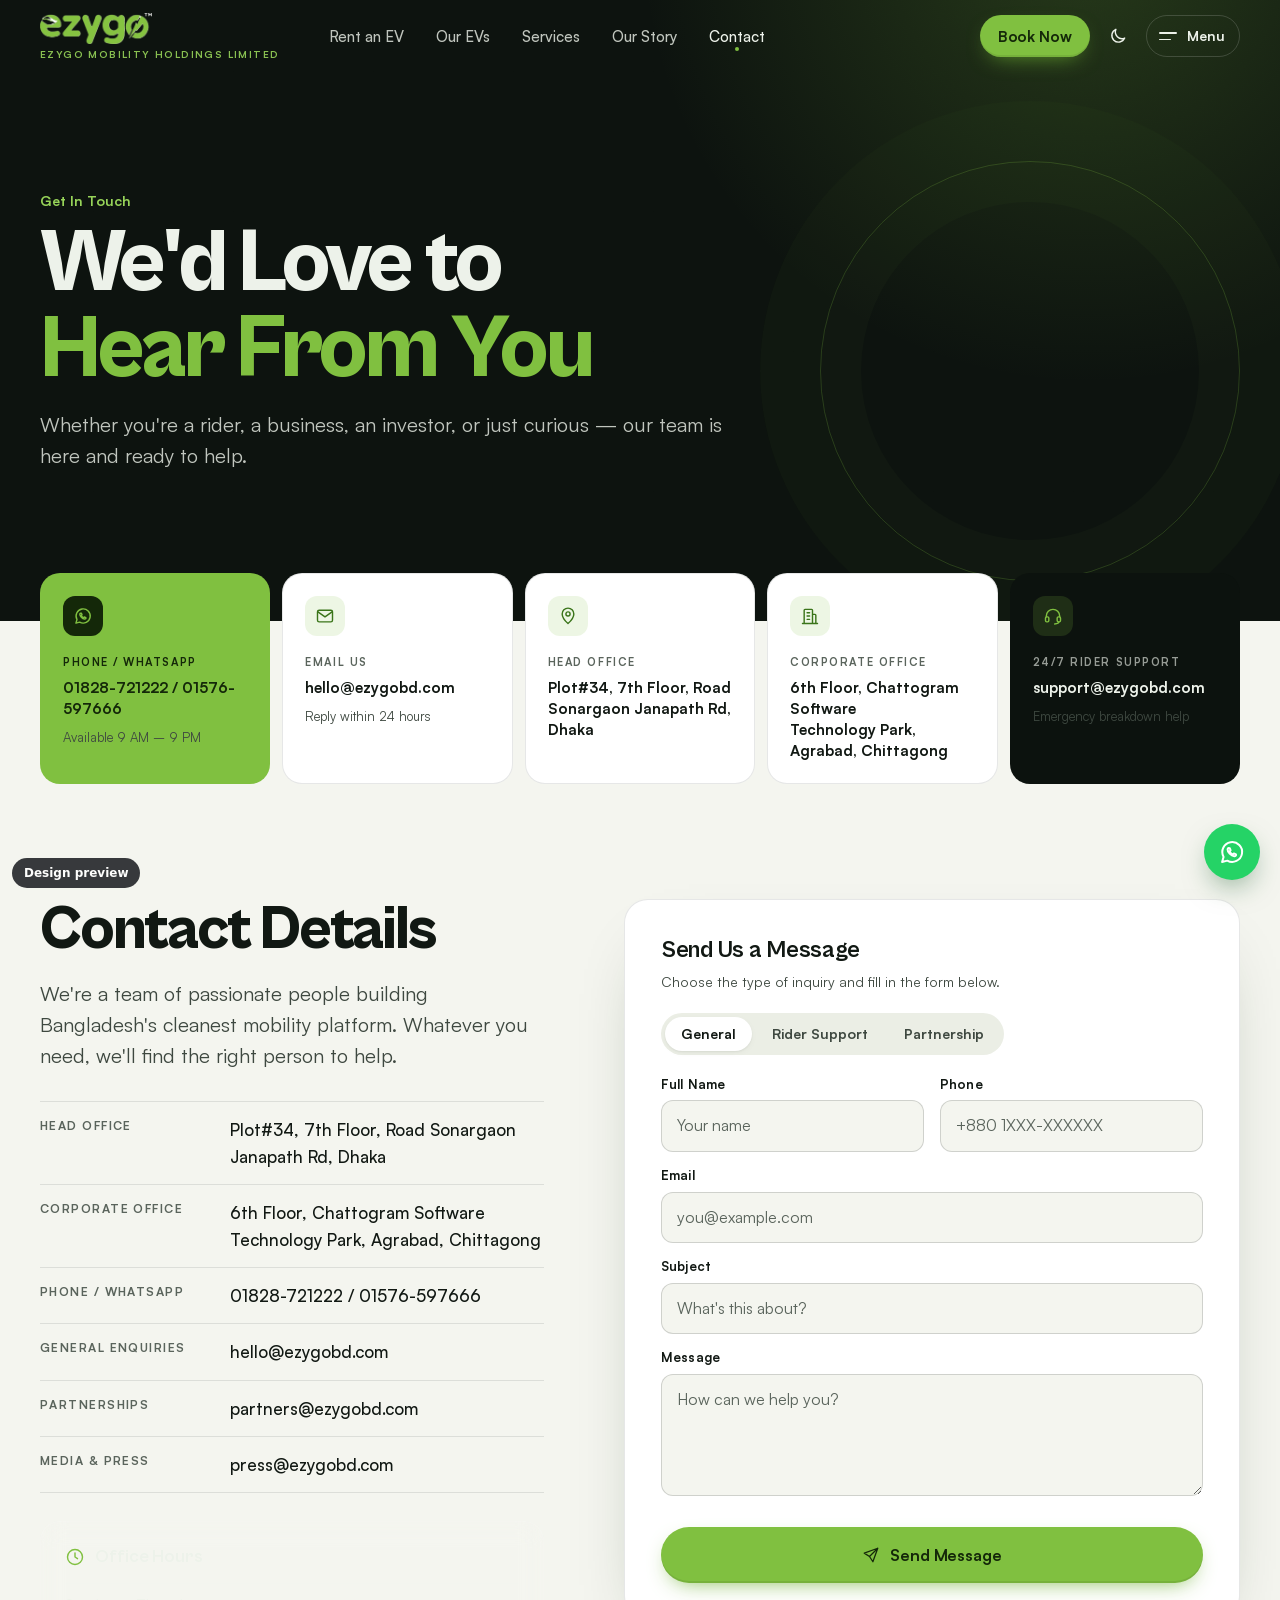
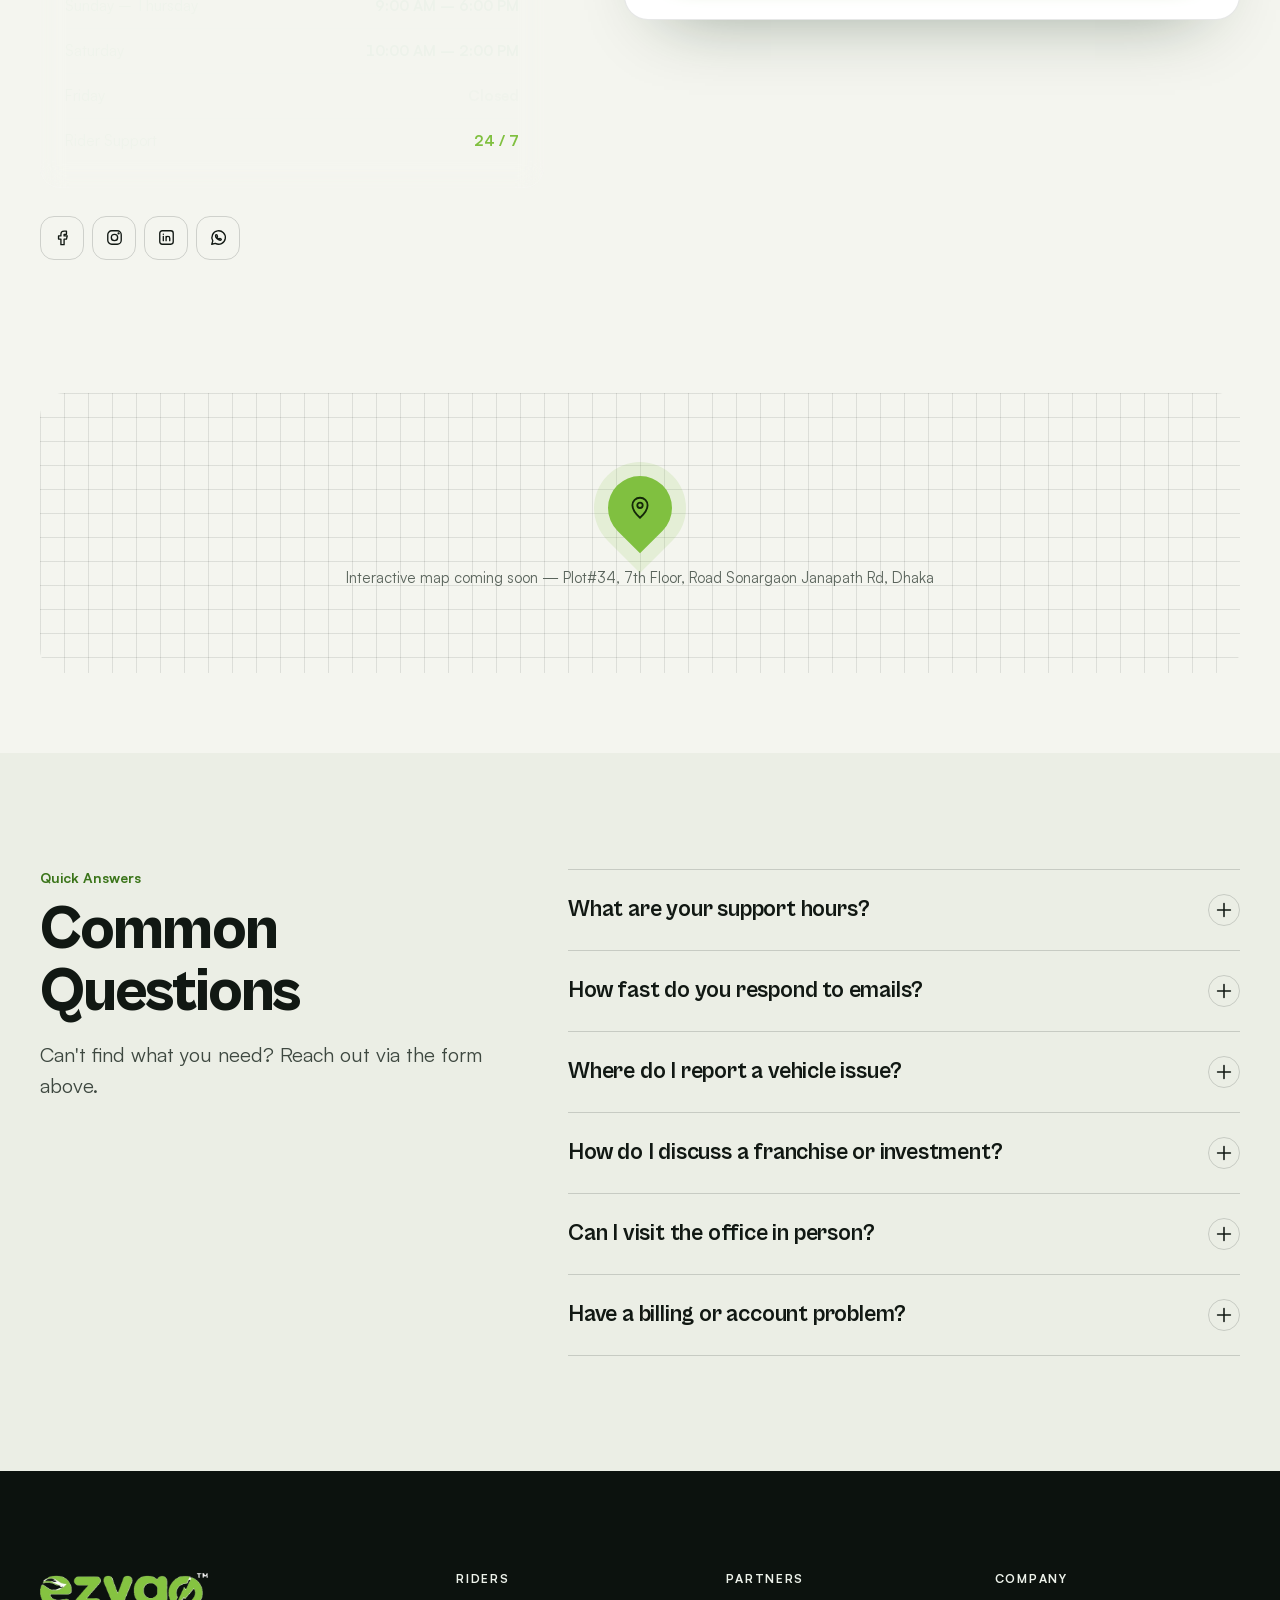
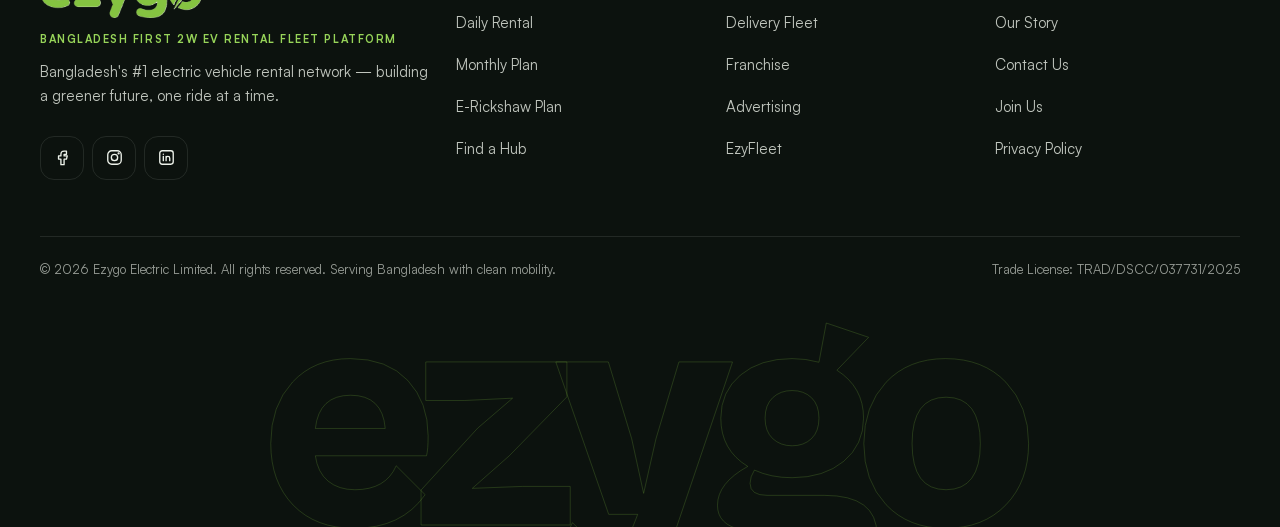
<file: preview/contact.html>
<!DOCTYPE html>
<html lang="en">
<head>
  <meta charset="UTF-8">
  <meta name="viewport" content="width=device-width, initial-scale=1, viewport-fit=cover">
  <title>Contact — EzygoBD | Get In Touch</title>
  <meta name="description" content="Reach out to EzygoBD for rider support, partnership inquiries, franchise questions or media requests. We respond within 24 hours.">
  <link rel="canonical" href="https://www.ezygobd.com/contact.php">
  <meta name="color-scheme" content="light dark">
  <meta name="theme-color" content="#0C120E">

  <link rel="icon" type="image/png" sizes="32x32" href="assets/img/icon-32.png">
  <link rel="apple-touch-icon" href="assets/img/icon-180.png">

  <meta property="og:type" content="website">
  <meta property="og:site_name" content="EzygoBD">
  <meta property="og:locale" content="en_US">
  <meta property="og:url" content="https://www.ezygobd.com/contact.php">
  <meta property="og:title" content="Contact — EzygoBD | Get In Touch">
  <meta property="og:description" content="Reach out to EzygoBD for rider support, partnership inquiries, franchise questions or media requests. We respond within 24 hours.">
  <meta property="og:image" content="https://www.ezygobd.com/assets/img/og-cover.jpg">
  <meta property="og:image:width" content="1200">
  <meta property="og:image:height" content="630">
  <meta property="og:image:alt" content="EzygoBD — Bangladesh First 2W EV Rental Fleet Platform">
  <meta name="twitter:card" content="summary_large_image">
  <meta name="twitter:title" content="Contact — EzygoBD | Get In Touch">
  <meta name="twitter:description" content="Reach out to EzygoBD for rider support, partnership inquiries, franchise questions or media requests. We respond within 24 hours.">
  <meta name="twitter:image" content="https://www.ezygobd.com/assets/img/og-cover.jpg">

  <!-- Theme before paint (saved choice, else device setting); intro only once per visit -->
  <script>(function(d){var e=d.documentElement;e.className+=' js';setTimeout(function(){if(!window.ezygoReady)e.className=e.className.replace(' js','')},4000);try{var t=localStorage.getItem('ezygo-theme');if(t==='dark'||t==='light')e.setAttribute('data-theme',t);if(sessionStorage.getItem('ezygo-intro'))e.className+=' seen';sessionStorage.setItem('ezygo-intro','1')}catch(x){}})(document)</script>
  <link rel="preload" href="assets/fonts/cabinet-800.woff2" as="font" type="font/woff2" crossorigin>
  <link rel="preload" href="assets/fonts/satoshi-400.woff2" as="font" type="font/woff2" crossorigin>
  <link rel="stylesheet" href="assets/css/site.css?v=3.9">
  <script type="application/ld+json">
  {
    "@context": "https://schema.org",
    "@type": "LocalBusiness",
    "name": "EzygoBD",
    "legalName": "Ezygo Mobility Holdings Limited",
    "url": "https://www.ezygobd.com/",
    "logo": "https://www.ezygobd.com/assets/img/logo-480.png",
    "image": "https://www.ezygobd.com/assets/img/og-cover.jpg",
    "description": "Bangladesh First 2W EV Rental Fleet Platform: electric scooter and e-bike rental, delivery fleets, franchise and advertising.",
    "telephone": "+8801828721222",
    "email": "hello@ezygobd.com",
    "priceRange": "Tk 299+ per day",
    "address": {
      "@type": "PostalAddress",
      "streetAddress": "Plot 34, 7th Floor, Sonargaon Janapath Road",
      "addressLocality": "Dhaka",
      "addressCountry": "BD"
    },
    "sameAs": [
      "https://www.facebook.com/share/198cbcDwWD/",
      "https://www.instagram.com/rent_ezygo",
      "https://www.linkedin.com/company/ezygo-mobility-holdings-limited/"
    ]
  }
  </script>

  <meta name="robots" content="noindex, nofollow">
  <style>.preview-badge{position:fixed;left:12px;bottom:12px;z-index:9999;background:#16181D;color:#fff;font:600 12px/1 system-ui,sans-serif;padding:9px 12px;border-radius:999px;opacity:.85}
  .preview-toast{position:fixed;left:50%;bottom:24px;transform:translateX(-50%);z-index:9999;max-width:min(92vw,420px);background:#16181D;color:#fff;font:15px/1.45 system-ui,sans-serif;padding:14px 18px;border-radius:14px;box-shadow:0 8px 30px rgba(0,0,0,.25)}</style>
  <script>document.addEventListener('submit',function(e){e.preventDefault();e.stopImmediatePropagation();var t=document.createElement('div');t.className='preview-toast';t.setAttribute('role','status');t.textContent='This is a design preview, so forms are switched off. Nothing was sent.';document.body.appendChild(t);setTimeout(function(){t.remove()},4500)},true);</script>
</head>
<body><div class="preview-badge" aria-hidden="true">Design preview</div>
  <a class="skip" href="#main">Skip to content</a>

  <!-- Intro: once per visit, CSS only -->
  <div class="intro" aria-hidden="true">
    <div class="intro__in">
      <span class="intro__glow"></span>
      <img src="assets/img/logo-480.webp" width="240" height="65" alt="">
      <div class="intro__meter"><span class="intro__bar"><span></span></span><span class="intro__pct">0</span></div>
      <p class="intro__tag">Bangladesh First EV Network</p>
    </div>
  </div>

  <header class="site-head" id="top">
    <div class="site-head__in wrap">
      <a href="index.html" class="brand" aria-label="EzygoBD home">
        <picture><source type="image/webp" srcset="assets/img/logo-240.webp 1x, assets/img/logo-480.webp 2x"><img src="assets/img/logo-240.png" width="120" height="33" alt="EzygoBD"></picture>
        <span class="brand__tag">Ezygo Mobility Holdings Limited</span>
      </a>

      <nav class="nav" aria-label="Main">
        <a href="index.html#rent-ev">Rent an EV</a>
        <a href="evs.html">Our EVs</a>
        <a href="services.html">Services</a>
        <a href="about.html">Our Story</a>
        <a href="contact.html" aria-current="page">Contact</a>
      </nav>

      <div class="site-head__act">
        <a href="index.html#rent-ev" class="btn btn--lime btn--sm site-head__cta">Book Now</a>
        <button class="icon-btn theme-btn" type="button" id="themeToggle" aria-label="Switch to dark mode" aria-pressed="false">
          <svg class="ic" viewBox="0 0 24 24" width="24" height="24" fill="none" stroke="currentColor" stroke-width="1.7" stroke-linecap="round" stroke-linejoin="round" aria-hidden="true" focusable="false"><path d="M20 14.5A8 8 0 0 1 9.5 4a8 8 0 1 0 10.5 10.5z"/></svg><svg class="ic" viewBox="0 0 24 24" width="24" height="24" fill="none" stroke="currentColor" stroke-width="1.7" stroke-linecap="round" stroke-linejoin="round" aria-hidden="true" focusable="false"><circle cx="12" cy="12" r="4"/><path d="M12 2.5v2M12 19.5v2M4.6 4.6l1.4 1.4M18 18l1.4 1.4M2.5 12h2M19.5 12h2M4.6 19.4L6 18M18 6l1.4-1.4"/></svg>        </button>
        <button class="icon-btn menu-btn" type="button" id="menuBtn" aria-label="Open menu" aria-expanded="false" aria-controls="megaMenu">
          <span class="menu-btn__lines"><span></span><span></span></span>
          <span class="menu-btn__txt">Menu</span>
        </button>
      </div>
    </div>
  </header>

  <!-- Full-screen menu -->
  <div class="mega" id="megaMenu" role="dialog" aria-modal="true" aria-label="Site menu" hidden>
    <div class="mega__in wrap">
      <div class="mega__top">
        <a href="index.html" class="mega__brand">
          <img src="assets/img/logo-240.webp" width="120" height="33" alt="EzygoBD">
          <span>Bangladesh First 2W EV Rental Fleet Platform</span>
        </a>
        <button class="icon-btn mega__close" type="button" id="megaClose" aria-label="Close menu"><svg class="ic" viewBox="0 0 24 24" width="24" height="24" fill="none" stroke="currentColor" stroke-width="1.7" stroke-linecap="round" stroke-linejoin="round" aria-hidden="true" focusable="false"><path d="M6 6l12 12M18 6L6 18"/></svg></button>
      </div>

      <div class="mega__cols">
        <div class="mega__col">
          <h2>Home</h2>
          <ul>
            <li><a href="index.html">Home</a></li>
            <li><a href="index.html#rent-ev">Rent an EV</a></li>
            <li><a href="index.html#ev-specs">Vehicle Specs</a></li>
            <li><a href="evs.html#ezyfleet">EzyFleet</a></li>
          </ul>
        </div>
        <div class="mega__col">
          <h2>Our Story</h2>
          <ul>
            <li><a href="about.html">About Us</a></li>
            <li><a href="about.html#certificates">Certificates</a></li>
            <li><a href="about.html#awards">Winning Awards</a></li>
          </ul>
        </div>
        <div class="mega__col">
          <h2 class="mega__ghost">Team</h2>
          <ul>
            <li><a href="team.html">Team</a></li>
          </ul>
        </div>
        <div class="mega__col">
          <h2>Services</h2>
          <ul>
            <li><a href="services.html">EV Rental Plans</a></li>
            <li><a href="services.html#delivery">Delivery Fleet</a></li>
            <li><a href="services.html#corporate">Corporate Fleet</a></li>
            <li><a href="services.html#rent-to-own">Rent to Own</a></li>
          </ul>
        </div>
        <div class="mega__col">
          <h2>Contact Us</h2>
          <ul>
            <li><a href="contact.html" class="is-on" aria-current="page">Contact Us</a></li>
          </ul>
        </div>
        <div class="mega__col">
          <h2>Join Us</h2>
          <ul>
            <li><a href="join.html">Join Us</a></li>
            <li><a href="join.html#franchise">Franchise (FOCO)</a></li>
            <li><a href="join.html#franchise">Franchise (FOFO)</a></li>
          </ul>
        </div>
      </div>

      <div class="mega__cards">
        <a href="index.html#rent-ev" class="mega__card"><svg class="ic" viewBox="0 0 24 24" width="24" height="24" fill="none" stroke="currentColor" stroke-width="1.7" stroke-linecap="round" stroke-linejoin="round" aria-hidden="true" focusable="false"><circle cx="5.5" cy="17" r="2.5"/><circle cx="18.5" cy="17" r="2.5"/><path d="M8 17h7.5l3-6.5H21M15 4.5h2l1.5 6M5.5 14.5l2-4h6"/></svg><span>Rent an EV</span><svg class="ic" viewBox="0 0 24 24" width="24" height="24" fill="none" stroke="currentColor" stroke-width="1.7" stroke-linecap="round" stroke-linejoin="round" aria-hidden="true" focusable="false"><path d="M7 17L17 7M8.5 7H17v8.5"/></svg></a>
        <a href="services.html" class="mega__card"><svg class="ic" viewBox="0 0 24 24" width="24" height="24" fill="none" stroke="currentColor" stroke-width="1.7" stroke-linecap="round" stroke-linejoin="round" aria-hidden="true" focusable="false"><path d="M2.5 6h11v10h-11zM13.5 9.5h4l3 3.5V16h-7"/><circle cx="6.5" cy="17.5" r="2"/><circle cx="17" cy="17.5" r="2"/></svg><span>Delivery Fleet</span><svg class="ic" viewBox="0 0 24 24" width="24" height="24" fill="none" stroke="currentColor" stroke-width="1.7" stroke-linecap="round" stroke-linejoin="round" aria-hidden="true" focusable="false"><path d="M7 17L17 7M8.5 7H17v8.5"/></svg></a>
        <a href="join.html#franchise" class="mega__card"><svg class="ic" viewBox="0 0 24 24" width="24" height="24" fill="none" stroke="currentColor" stroke-width="1.7" stroke-linecap="round" stroke-linejoin="round" aria-hidden="true" focusable="false"><path d="M3.5 8l4.5 4 4-6.5 4 6.5 4.5-4-1.5 10.5h-14L3.5 8z"/><path d="M5.5 21h13"/></svg><span>Franchise</span><svg class="ic" viewBox="0 0 24 24" width="24" height="24" fill="none" stroke="currentColor" stroke-width="1.7" stroke-linecap="round" stroke-linejoin="round" aria-hidden="true" focusable="false"><path d="M7 17L17 7M8.5 7H17v8.5"/></svg></a>
        <a href="contact.html" class="mega__card"><svg class="ic" viewBox="0 0 24 24" width="24" height="24" fill="none" stroke="currentColor" stroke-width="1.7" stroke-linecap="round" stroke-linejoin="round" aria-hidden="true" focusable="false"><path d="M4 13v-1a8 8 0 0 1 16 0v1"/><rect x="3" y="13" width="4" height="6" rx="1.5"/><rect x="17" y="13" width="4" height="6" rx="1.5"/><path d="M19 19c0 1.5-2 2.5-5 2.5"/></svg><span>Contact Us</span><svg class="ic" viewBox="0 0 24 24" width="24" height="24" fill="none" stroke="currentColor" stroke-width="1.7" stroke-linecap="round" stroke-linejoin="round" aria-hidden="true" focusable="false"><path d="M7 17L17 7M8.5 7H17v8.5"/></svg></a>
      </div>
    </div>
  </div>

<main id="main">

  <!-- ============ HERO ============ -->
  <section class="hero hero--page hero--plain hero--contact">
    <div class="glow"></div>
    <div class="hero__in wrap">
      <p class="kick" data-reveal style="--i:0">Get In Touch</p>
      <h1 class="d1 balance" data-reveal style="--i:1">We'd Love to<br><em>Hear From You</em></h1>
      <p class="lead" data-reveal style="--i:2">Whether you're a rider, a business, an investor, or just curious — our team is here and ready to help.</p>
    </div>
  </section>

  <!-- ============ QUICK INFO CARDS ============ -->
  <section class="statbar-wrap">
    <div class="wrap">
      <div class="infos" data-stagger="pop">
        <div class="info info--lime"><span class="info__ic"><svg class="ic" viewBox="0 0 24 24" width="24" height="24" fill="none" stroke="currentColor" stroke-width="1.7" stroke-linecap="round" stroke-linejoin="round" aria-hidden="true" focusable="false"><path d="M3.5 20.5l1.3-4.3A8.5 8.5 0 1 1 8 19.4l-4.5 1.1z"/><path d="M9 8.5c-.3 0-.8.4-.8 1.3 0 2.2 2.8 5.5 5.8 5.8 1 .1 1.5-.6 1.5-1l-.1-.6-1.8-.8-.9 1c-1.2-.5-2.3-1.5-2.8-2.7l.9-.9-.7-1.9-1.1-.2z"/></svg></span><h2 class="info__t">Phone / WhatsApp</h2><p><a href="tel:+8801828721222">01828-721222</a> / <a href="tel:+8801576597666">01576-597666</a></p><small>Available 9 AM – 9 PM</small></div>
        <div class="info"><span class="info__ic"><svg class="ic" viewBox="0 0 24 24" width="24" height="24" fill="none" stroke="currentColor" stroke-width="1.7" stroke-linecap="round" stroke-linejoin="round" aria-hidden="true" focusable="false"><rect x="3" y="5" width="18" height="14" rx="2"/><path d="M3.5 7l8.5 6 8.5-6"/></svg></span><h2 class="info__t">Email Us</h2><p><a href="mailto:hello@ezygobd.com">hello@ezygobd.com</a></p><small>Reply within 24 hours</small></div>
        <div class="info"><span class="info__ic"><svg class="ic" viewBox="0 0 24 24" width="24" height="24" fill="none" stroke="currentColor" stroke-width="1.7" stroke-linecap="round" stroke-linejoin="round" aria-hidden="true" focusable="false"><path d="M12 21s-7-6.2-7-11.5a7 7 0 0 1 14 0C19 14.8 12 21 12 21z"/><circle cx="12" cy="9.5" r="2.5"/></svg></span><h2 class="info__t">Head Office</h2><p>Plot#34, 7th Floor, Road<br>Sonargaon Janapath Rd, Dhaka</p></div>
        <div class="info"><span class="info__ic"><svg class="ic" viewBox="0 0 24 24" width="24" height="24" fill="none" stroke="currentColor" stroke-width="1.7" stroke-linecap="round" stroke-linejoin="round" aria-hidden="true" focusable="false"><path d="M5 21V5a1 1 0 0 1 1-1h8a1 1 0 0 1 1 1v16M15 10h3a1 1 0 0 1 1 1v10M3 21h18M8.5 8h3M8.5 12h3M8.5 16h3"/></svg></span><h2 class="info__t">Corporate Office</h2><p>6th Floor, Chattogram Software<br>Technology Park, Agrabad, Chittagong</p></div>
        <div class="info info--night"><span class="info__ic"><svg class="ic" viewBox="0 0 24 24" width="24" height="24" fill="none" stroke="currentColor" stroke-width="1.7" stroke-linecap="round" stroke-linejoin="round" aria-hidden="true" focusable="false"><path d="M4 13v-1a8 8 0 0 1 16 0v1"/><rect x="3" y="13" width="4" height="6" rx="1.5"/><rect x="17" y="13" width="4" height="6" rx="1.5"/><path d="M19 19c0 1.5-2 2.5-5 2.5"/></svg></span><h2 class="info__t">24/7 Rider Support</h2><p><a href="mailto:support@ezygobd.com">support@ezygobd.com</a></p><small>Emergency breakdown help</small></div>
      </div>
    </div>
  </section>

  <!-- ============ DETAILS + FORM ============ -->
  <section class="sec">
    <div class="wrap reach">
      <div>
        <h2 class="d2" data-reveal>Contact Details</h2>
        <p class="lead" data-reveal style="--i:1">We're a team of passionate people building Bangladesh's cleanest mobility platform. Whatever you need, we'll find the right person to help.</p>
        <dl class="details" data-stagger>
          <div><dt>Head Office</dt><dd>Plot#34, 7th Floor, Road Sonargaon Janapath Rd, Dhaka</dd></div>
          <div><dt>Corporate Office</dt><dd>6th Floor, Chattogram Software Technology Park, Agrabad, Chittagong</dd></div>
          <div><dt>Phone / WhatsApp</dt><dd><a href="tel:+8801828721222">01828-721222</a> / <a href="tel:+8801576597666">01576-597666</a></dd></div>
          <div><dt>General Enquiries</dt><dd><a href="mailto:hello@ezygobd.com">hello@ezygobd.com</a></dd></div>
          <div><dt>Partnerships</dt><dd><a href="mailto:partners@ezygobd.com">partners@ezygobd.com</a></dd></div>
          <div><dt>Media &amp; Press</dt><dd><a href="mailto:press@ezygobd.com">press@ezygobd.com</a></dd></div>
        </dl>
        <div class="hours" data-reveal>
          <h3 class="h4"><svg class="ic" viewBox="0 0 24 24" width="24" height="24" fill="none" stroke="currentColor" stroke-width="1.7" stroke-linecap="round" stroke-linejoin="round" aria-hidden="true" focusable="false"><circle cx="12" cy="12" r="9"/><path d="M12 7v5l3 2"/></svg> Office Hours</h3>
          <ul>
            <li><span>Sunday – Thursday</span><b>9:00 AM – 6:00 PM</b></li>
            <li><span>Saturday</span><b>10:00 AM – 2:00 PM</b></li>
            <li><span>Friday</span><b class="closed">Closed</b></li>
            <li class="hours__247"><span>Rider Support</span><b>24 / 7</b></li>
          </ul>
        </div>
        <div class="socials" data-reveal>
          <a href="https://www.facebook.com/share/198cbcDwWD/" aria-label="Facebook" target="_blank" rel="noopener noreferrer"><svg class="ic" viewBox="0 0 24 24" width="24" height="24" fill="none" stroke="currentColor" stroke-width="1.7" stroke-linecap="round" stroke-linejoin="round" aria-hidden="true" focusable="false"><path d="M14 8h3V4h-3a4 4 0 0 0-4 4v2H7v4h3v7h4v-7h3l1-4h-4V8z"/></svg></a>
          <a href="https://www.instagram.com/rent_ezygo" aria-label="Instagram" target="_blank" rel="noopener noreferrer"><svg class="ic" viewBox="0 0 24 24" width="24" height="24" fill="none" stroke="currentColor" stroke-width="1.7" stroke-linecap="round" stroke-linejoin="round" aria-hidden="true" focusable="false"><rect x="3.5" y="3.5" width="17" height="17" rx="5"/><circle cx="12" cy="12" r="4"/><circle cx="17.2" cy="6.8" r=".6" fill="currentColor"/></svg></a>
          <a href="https://www.linkedin.com/company/ezygo-mobility-holdings-limited/" aria-label="LinkedIn" target="_blank" rel="noopener noreferrer"><svg class="ic" viewBox="0 0 24 24" width="24" height="24" fill="none" stroke="currentColor" stroke-width="1.7" stroke-linecap="round" stroke-linejoin="round" aria-hidden="true" focusable="false"><rect x="3.5" y="3.5" width="17" height="17" rx="3"/><path d="M8 10.5V16M8 7.8v.1M11.5 16v-3.2a2.3 2.3 0 0 1 4.6 0V16M11.5 10.5V16"/></svg></a>
                    <a href="https://wa.me/8801828721222" aria-label="WhatsApp" target="_blank" rel="noopener noreferrer"><svg class="ic" viewBox="0 0 24 24" width="24" height="24" fill="none" stroke="currentColor" stroke-width="1.7" stroke-linecap="round" stroke-linejoin="round" aria-hidden="true" focusable="false"><path d="M3.5 20.5l1.3-4.3A8.5 8.5 0 1 1 8 19.4l-4.5 1.1z"/><path d="M9 8.5c-.3 0-.8.4-.8 1.3 0 2.2 2.8 5.5 5.8 5.8 1 .1 1.5-.6 1.5-1l-.1-.6-1.8-.8-.9 1c-1.2-.5-2.3-1.5-2.8-2.7l.9-.9-.7-1.9-1.1-.2z"/></svg></a>
        </div>
      </div>

      <div class="form-card" data-reveal="pop" id="message">
        <h2 class="h3">Send Us a Message</h2>
        <p class="muted small" style="margin-top:6px">Choose the type of inquiry and fill in the form below.</p>
        <div class="tabs" role="tablist" aria-label="Type of inquiry" data-panels style="margin-top:20px">
          <button type="button" role="tab" id="tab-general" aria-controls="ct-panel-general" aria-selected="true">General</button>
          <button type="button" role="tab" id="tab-support" aria-controls="ct-panel-support" aria-selected="false" tabindex="-1">Rider Support</button>
          <button type="button" role="tab" id="tab-partner" aria-controls="ct-panel-partner" aria-selected="false" tabindex="-1">Partnership</button>
        </div>

        <div role="tabpanel" tabindex="0" id="ct-panel-general" aria-labelledby="tab-general">
          <form action="form-handler.html" method="POST" data-form="contact" class="fields">
            <input type="hidden" name="form_type" value="contact"><div class="hp" aria-hidden="true"><label for="hp-1">Leave this empty</label><input type="text" id="hp-1" name="website" tabindex="-1" autocomplete="off"></div><input type="hidden" name="_t" value="1794945670">            <p class="form-msg form-msg--ok" data-notice="success" role="status" hidden>Thank you. Your message is in. We reply within 24 hours on business days.</p>
            <p class="form-msg form-msg--err" data-notice="error" role="alert" hidden>Your message didn't go through. Please check the fields, or call 01828-721222.</p>
            <div class="row2">
              <div class="field"><label for="ctGenName">Full Name</label><input type="text" id="ctGenName" name="name" placeholder="Your name" autocomplete="name" required></div>
              <div class="field"><label for="ctGenPhone">Phone</label><input type="tel" pattern="\+?[0-9][0-9 \(\)\-]{5,24}" id="ctGenPhone" name="phone" placeholder="+880 1XXX-XXXXXX" autocomplete="tel"></div>
            </div>
            <div class="field"><label for="ctGenEmail">Email</label><input type="email" id="ctGenEmail" name="email" placeholder="you@example.com" autocomplete="email" required></div>
            <div class="field"><label for="ctGenSubject">Subject</label><input type="text" id="ctGenSubject" name="subject" placeholder="What's this about?" required></div>
            <div class="field"><label for="ctGenMsg">Message</label><textarea id="ctGenMsg" name="message" rows="4" placeholder="How can we help you?" required></textarea></div>
            <button type="submit" class="btn btn--lime"><svg class="ic" viewBox="0 0 24 24" width="24" height="24" fill="none" stroke="currentColor" stroke-width="1.7" stroke-linecap="round" stroke-linejoin="round" aria-hidden="true" focusable="false"><path d="M21 3L10 14M21 3l-6.5 18-4.5-7-7-4.5L21 3z"/></svg> Send Message</button>
          </form>
        </div>

        <div role="tabpanel" tabindex="0" id="ct-panel-support" aria-labelledby="tab-support" hidden>
          <form action="form-handler.html" method="POST" data-form="support" class="fields">
            <input type="hidden" name="form_type" value="support"><div class="hp" aria-hidden="true"><label for="hp-2">Leave this empty</label><input type="text" id="hp-2" name="website" tabindex="-1" autocomplete="off"></div><input type="hidden" name="_t" value="1794945670">            <p class="form-msg form-msg--ok" data-notice="success" role="status" hidden>Thank you. Your support request is in. For emergencies call 01828-721222.</p>
            <p class="form-msg form-msg--err" data-notice="error" role="alert" hidden>Your request didn't go through. Please call 01828-721222.</p>
            <div class="row2">
              <div class="field"><label for="ctSupName">Full Name</label><input type="text" id="ctSupName" name="name" placeholder="Your name" autocomplete="name" required></div>
              <div class="field"><label for="ctSupPhone">Registered Phone</label><input type="tel" pattern="\+?[0-9][0-9 \(\)\-]{5,24}" id="ctSupPhone" name="phone" placeholder="+880 1XXX-XXXXXX" autocomplete="tel" required></div>
            </div>
            <div class="field"><label for="ctSupType">Issue Type</label>
              <select id="ctSupType" name="issue_type"><option value="">Select issue</option><option value="breakdown">Vehicle Breakdown</option><option value="payment">Payment / Billing</option><option value="app">App Problem</option><option value="battery">Battery / Charging</option><option value="account">Account Issue</option><option value="other">Other</option></select></div>
            <div class="field"><label for="ctSupMsg">Describe Your Issue</label><textarea id="ctSupMsg" name="message" rows="4" placeholder="Please describe what happened..." required></textarea></div>
            <button type="submit" class="btn btn--lime"><svg class="ic" viewBox="0 0 24 24" width="24" height="24" fill="none" stroke="currentColor" stroke-width="1.7" stroke-linecap="round" stroke-linejoin="round" aria-hidden="true" focusable="false"><path d="M4 13v-1a8 8 0 0 1 16 0v1"/><rect x="3" y="13" width="4" height="6" rx="1.5"/><rect x="17" y="13" width="4" height="6" rx="1.5"/><path d="M19 19c0 1.5-2 2.5-5 2.5"/></svg> Submit Support Request</button>
          </form>
        </div>

        <div role="tabpanel" tabindex="0" id="ct-panel-partner" aria-labelledby="tab-partner" hidden>
          <form action="form-handler.html" method="POST" data-form="partnership" class="fields">
            <input type="hidden" name="form_type" value="partnership"><div class="hp" aria-hidden="true"><label for="hp-3">Leave this empty</label><input type="text" id="hp-3" name="website" tabindex="-1" autocomplete="off"></div><input type="hidden" name="_t" value="1794945670">            <p class="form-msg form-msg--ok" data-notice="success" role="status" hidden>Thank you. Your enquiry is in. Our partnerships team will be in touch.</p>
            <p class="form-msg form-msg--err" data-notice="error" role="alert" hidden>Your enquiry didn't go through. Please email partners@ezygobd.com.</p>
            <div class="row2">
              <div class="field"><label for="ctParName">Full Name</label><input type="text" id="ctParName" name="name" placeholder="Your name" autocomplete="name" required></div>
              <div class="field"><label for="ctParCompany">Company / Organisation</label><input type="text" id="ctParCompany" name="company" placeholder="Company name" autocomplete="organization" required></div>
            </div>
            <div class="field"><label for="ctParEmail">Business Email</label><input type="email" id="ctParEmail" name="email" placeholder="you@company.com" autocomplete="email" required></div>
            <div class="field"><label for="ctParType">Partnership Type</label>
              <select id="ctParType" name="partnership_type"><option value="">Select type</option><option value="franchise">Franchise (FOCO / FOFO)</option><option value="advertising">EV Advertising</option><option value="fleet">Corporate Fleet</option><option value="investment">Investment</option><option value="media">Media / Press</option><option value="other">Other</option></select></div>
            <div class="field"><label for="ctParMsg">Message</label><textarea id="ctParMsg" name="message" rows="4" placeholder="Tell us about your proposal..." required></textarea></div>
            <button type="submit" class="btn btn--lime"><svg class="ic" viewBox="0 0 24 24" width="24" height="24" fill="none" stroke="currentColor" stroke-width="1.7" stroke-linecap="round" stroke-linejoin="round" aria-hidden="true" focusable="false"><path d="M2.5 11.5l4-4 3 1 3-2 4 1.5 5 3.5M2.5 11.5l3 3M21.5 11l-3.5 3.5M8.5 13.5l3 3a1.4 1.4 0 0 0 2-2M11 12l3.5 3.5a1.4 1.4 0 0 0 2-2L14 11"/></svg> Submit Enquiry</button>
          </form>
        </div>
      </div>
    </div>
  </section>

  <!-- ============ MAP ============ -->
  <section class="sec sec--tight" style="padding-top:0">
    <div class="wrap">
      <div class="mapbox mapbox--wide" data-reveal><span class="mapbox__pin"><svg class="ic" viewBox="0 0 24 24" width="24" height="24" fill="none" stroke="currentColor" stroke-width="1.7" stroke-linecap="round" stroke-linejoin="round" aria-hidden="true" focusable="false"><path d="M12 21s-7-6.2-7-11.5a7 7 0 0 1 14 0C19 14.8 12 21 12 21z"/><circle cx="12" cy="9.5" r="2.5"/></svg></span><p>Interactive map coming soon — Plot#34, 7th Floor, Road Sonargaon Janapath Rd, Dhaka</p></div>
    </div>
  </section>

  <!-- ============ FAQ ============ -->
  <section class="sec sec--tint">
    <div class="wrap faq">
      <div class="faq__side">
        <p class="kick" data-reveal>Quick Answers</p>
        <h2 class="d2" data-reveal style="--i:1">Common Questions</h2>
        <p class="lead" data-reveal style="--i:2">Can't find what you need? Reach out via the form above.</p>
      </div>
      <div class="faq__list" data-faq data-stagger>
        <details><summary><h3 class=\"faq__q\">What are your support hours?</h3><svg class="ic" viewBox="0 0 24 24" width="24" height="24" fill="none" stroke="currentColor" stroke-width="1.7" stroke-linecap="round" stroke-linejoin="round" aria-hidden="true" focusable="false"><path d="M12 5v14M5 12h14"/></svg></summary><p>Rider emergency support is available 24/7 via WhatsApp. Office staff are available Sun–Thu, 9 AM – 6 PM.</p></details>
        <details><summary><h3 class=\"faq__q\">How fast do you respond to emails?</h3><svg class="ic" viewBox="0 0 24 24" width="24" height="24" fill="none" stroke="currentColor" stroke-width="1.7" stroke-linecap="round" stroke-linejoin="round" aria-hidden="true" focusable="false"><path d="M12 5v14M5 12h14"/></svg></summary><p>We aim to respond to all email enquiries within 24 hours on business days. Urgent issues via phone are handled immediately.</p></details>
        <details><summary><h3 class=\"faq__q\">Where do I report a vehicle issue?</h3><svg class="ic" viewBox="0 0 24 24" width="24" height="24" fill="none" stroke="currentColor" stroke-width="1.7" stroke-linecap="round" stroke-linejoin="round" aria-hidden="true" focusable="false"><path d="M12 5v14M5 12h14"/></svg></summary><p>Use the "Rider Support" tab in the form above or call our 24/7 helpline at 01828-721222 for immediate assistance.</p></details>
        <details><summary><h3 class=\"faq__q\">How do I discuss a franchise or investment?</h3><svg class="ic" viewBox="0 0 24 24" width="24" height="24" fill="none" stroke="currentColor" stroke-width="1.7" stroke-linecap="round" stroke-linejoin="round" aria-hidden="true" focusable="false"><path d="M12 5v14M5 12h14"/></svg></summary><p>Use the "Partnership" tab in the form above, or visit our <a href="join.html#franchise" class="inline-link">Franchise page</a> for detailed models and ROI information.</p></details>
        <details><summary><h3 class=\"faq__q\">Can I visit the office in person?</h3><svg class="ic" viewBox="0 0 24 24" width="24" height="24" fill="none" stroke="currentColor" stroke-width="1.7" stroke-linecap="round" stroke-linejoin="round" aria-hidden="true" focusable="false"><path d="M12 5v14M5 12h14"/></svg></summary><p>Yes — our head office is at Plot#34, 7th Floor, Road Sonargaon Janapath Rd, Dhaka. Please call ahead to schedule a meeting.</p></details>
        <details><summary><h3 class=\"faq__q\">Have a billing or account problem?</h3><svg class="ic" viewBox="0 0 24 24" width="24" height="24" fill="none" stroke="currentColor" stroke-width="1.7" stroke-linecap="round" stroke-linejoin="round" aria-hidden="true" focusable="false"><path d="M12 5v14M5 12h14"/></svg></summary><p>Email <a href="mailto:support@ezygobd.com" class="inline-link">support@ezygobd.com</a> with your registered phone number and a brief description of the issue.</p></details>
      </div>
    </div>
  </section>

</main>

  <footer class="foot">
    <div class="wrap">
      <div class="foot__grid">
        <div class="foot__brand">
          <img src="assets/img/logo-480.webp" width="200" height="54" alt="Ezygo Electric Limited logo" loading="lazy">
          <p class="foot__tag">Bangladesh First 2W EV Rental Fleet Platform</p>
          <p class="foot__about">Bangladesh's #1 electric vehicle rental network — building a greener future, one ride at a time.</p>
          <div class="socials">
            <a href="https://www.facebook.com/share/198cbcDwWD/" aria-label="Facebook" rel="noopener noreferrer" target="_blank"><svg class="ic" viewBox="0 0 24 24" width="24" height="24" fill="none" stroke="currentColor" stroke-width="1.7" stroke-linecap="round" stroke-linejoin="round" aria-hidden="true" focusable="false"><path d="M14 8h3V4h-3a4 4 0 0 0-4 4v2H7v4h3v7h4v-7h3l1-4h-4V8z"/></svg></a>
            <a href="https://www.instagram.com/rent_ezygo" aria-label="Instagram" rel="noopener noreferrer" target="_blank"><svg class="ic" viewBox="0 0 24 24" width="24" height="24" fill="none" stroke="currentColor" stroke-width="1.7" stroke-linecap="round" stroke-linejoin="round" aria-hidden="true" focusable="false"><rect x="3.5" y="3.5" width="17" height="17" rx="5"/><circle cx="12" cy="12" r="4"/><circle cx="17.2" cy="6.8" r=".6" fill="currentColor"/></svg></a>
            <a href="https://www.linkedin.com/company/ezygo-mobility-holdings-limited/" aria-label="LinkedIn" rel="noopener noreferrer" target="_blank"><svg class="ic" viewBox="0 0 24 24" width="24" height="24" fill="none" stroke="currentColor" stroke-width="1.7" stroke-linecap="round" stroke-linejoin="round" aria-hidden="true" focusable="false"><rect x="3.5" y="3.5" width="17" height="17" rx="3"/><path d="M8 10.5V16M8 7.8v.1M11.5 16v-3.2a2.3 2.3 0 0 1 4.6 0V16M11.5 10.5V16"/></svg></a>
                      </div>
        </div>
        <nav class="foot__col" aria-label="Riders">
          <h2>Riders</h2>
          <ul>
            <li><a href="services.html">Daily Rental</a></li>
            <li><a href="services.html">Monthly Plan</a></li>
            <li><a href="services.html">E-Rickshaw Plan</a></li>
            <li><a href="contact.html">Find a Hub</a></li>
          </ul>
        </nav>
        <nav class="foot__col" aria-label="Partners">
          <h2>Partners</h2>
          <ul>
            <li><a href="services.html">Delivery Fleet</a></li>
            <li><a href="join.html#franchise">Franchise</a></li>
            <li><a href="join.html#advertising">Advertising</a></li>
            <li><a href="evs.html#ezyfleet">EzyFleet</a></li>
          </ul>
        </nav>
        <nav class="foot__col" aria-label="Company">
          <h2>Company</h2>
          <ul>
            <li><a href="about.html">Our Story</a></li>
            <li><a href="contact.html">Contact Us</a></li>
            <li><a href="join.html">Join Us</a></li>
            <li><a href="privacy.html">Privacy Policy</a></li>
          </ul>
        </nav>
      </div>
      <div class="foot__base">
        <p>&copy; 2026 Ezygo Electric Limited. All rights reserved. Serving Bangladesh with clean mobility.</p>
        <p>Trade License: TRAD/DSCC/037731/2025</p>
      </div>
    </div>
    <p class="foot__word" aria-hidden="true">ezygo</p>
  </footer>

  <button class="to-top" type="button" id="toTop" aria-label="Back to top"><svg class="ic" viewBox="0 0 24 24" width="24" height="24" fill="none" stroke="currentColor" stroke-width="1.7" stroke-linecap="round" stroke-linejoin="round" aria-hidden="true" focusable="false"><path d="M12 19.5v-15M6 10.5l6-6 6 6"/></svg></button>

  <!-- WhatsApp: floating button on larger screens, bottom bar on phones -->
  <a href="https://wa.me/8801828721222" class="wa-float" target="_blank" rel="noopener noreferrer" aria-label="Chat on WhatsApp"><svg class="ic" viewBox="0 0 24 24" width="24" height="24" fill="none" stroke="currentColor" stroke-width="1.7" stroke-linecap="round" stroke-linejoin="round" aria-hidden="true" focusable="false"><path d="M3.5 20.5l1.3-4.3A8.5 8.5 0 1 1 8 19.4l-4.5 1.1z"/><path d="M9 8.5c-.3 0-.8.4-.8 1.3 0 2.2 2.8 5.5 5.8 5.8 1 .1 1.5-.6 1.5-1l-.1-.6-1.8-.8-.9 1c-1.2-.5-2.3-1.5-2.8-2.7l.9-.9-.7-1.9-1.1-.2z"/></svg></a>
  <div class="dock" role="group" aria-label="Quick actions">
    <a href="index.html#rent-ev" class="btn btn--lime">Book Now</a>
    <a href="https://wa.me/8801828721222" class="btn btn--glass" target="_blank" rel="noopener noreferrer"><svg class="ic" viewBox="0 0 24 24" width="24" height="24" fill="none" stroke="currentColor" stroke-width="1.7" stroke-linecap="round" stroke-linejoin="round" aria-hidden="true" focusable="false"><path d="M3.5 20.5l1.3-4.3A8.5 8.5 0 1 1 8 19.4l-4.5 1.1z"/><path d="M9 8.5c-.3 0-.8.4-.8 1.3 0 2.2 2.8 5.5 5.8 5.8 1 .1 1.5-.6 1.5-1l-.1-.6-1.8-.8-.9 1c-1.2-.5-2.3-1.5-2.8-2.7l.9-.9-.7-1.9-1.1-.2z"/></svg> WhatsApp</a>
  </div>

  <script src="assets/js/site.js?v=3.9" defer></script>
</body>
</html>
</file>
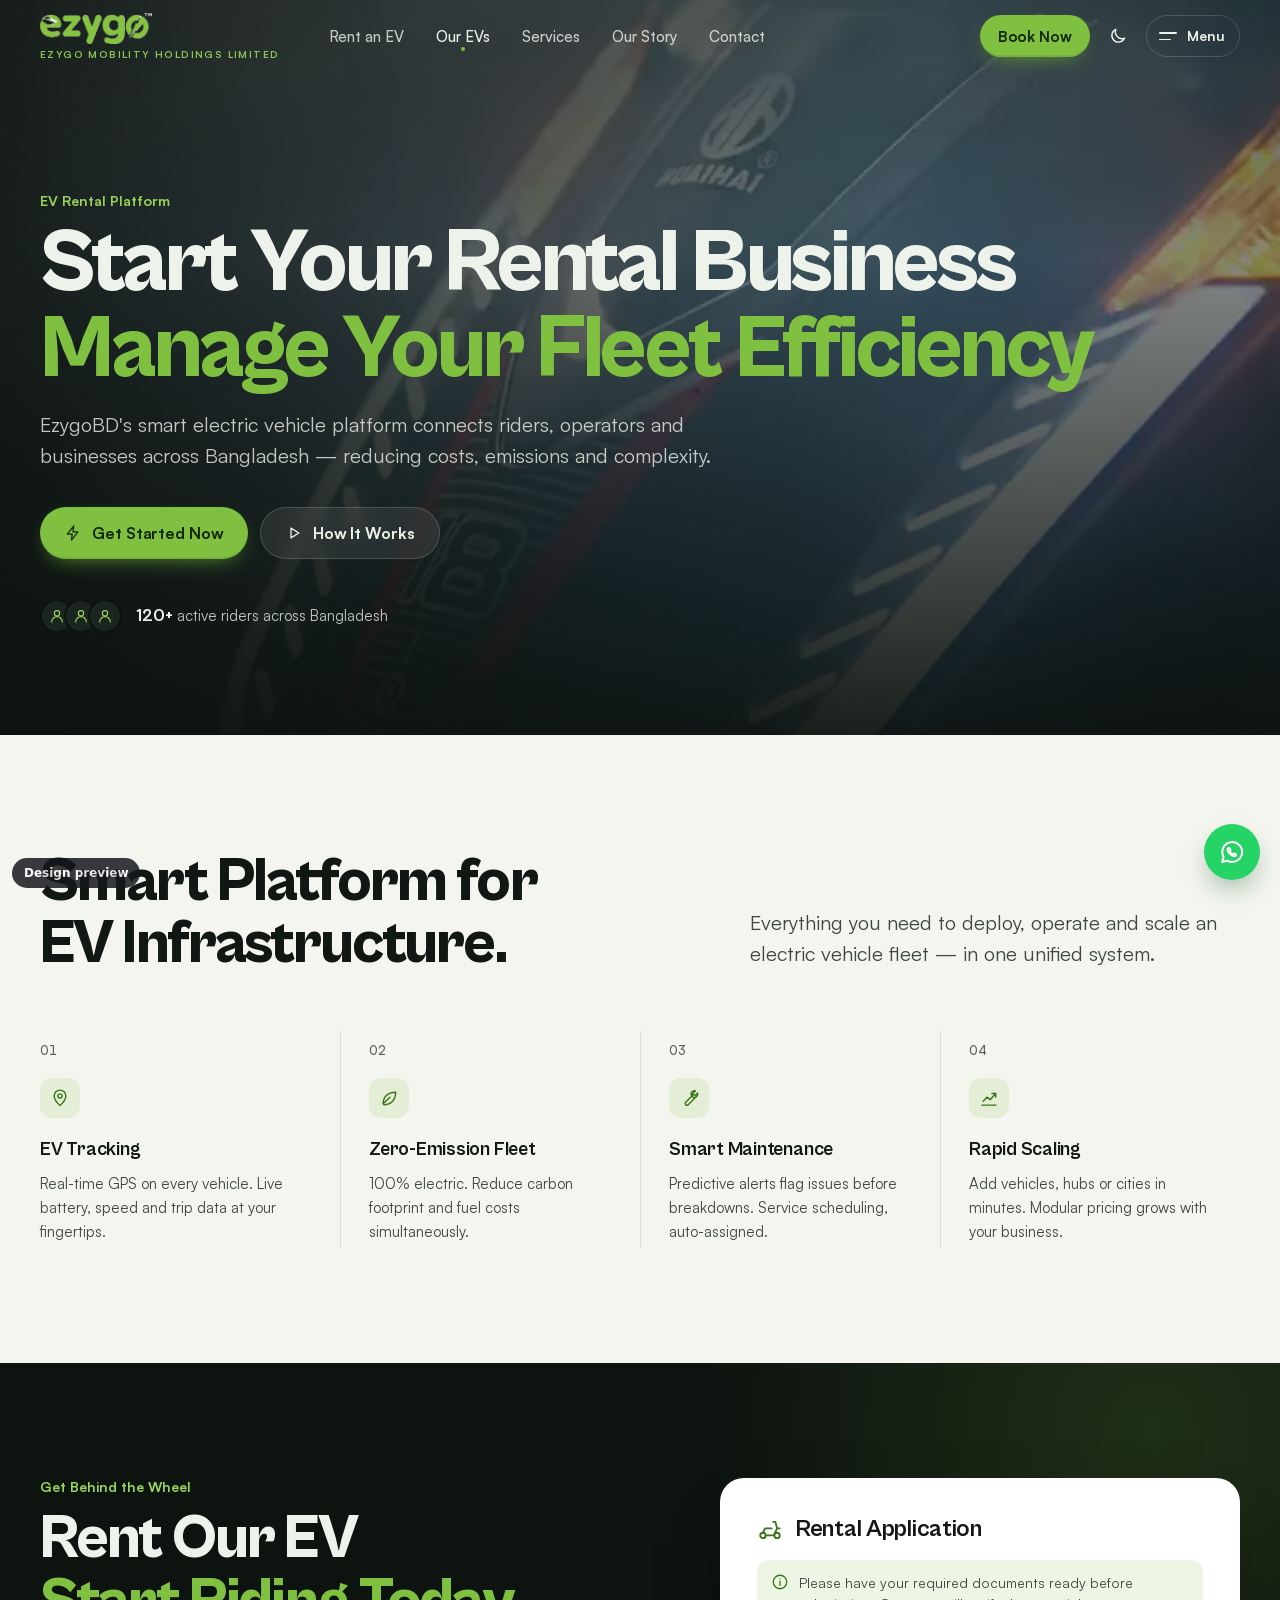
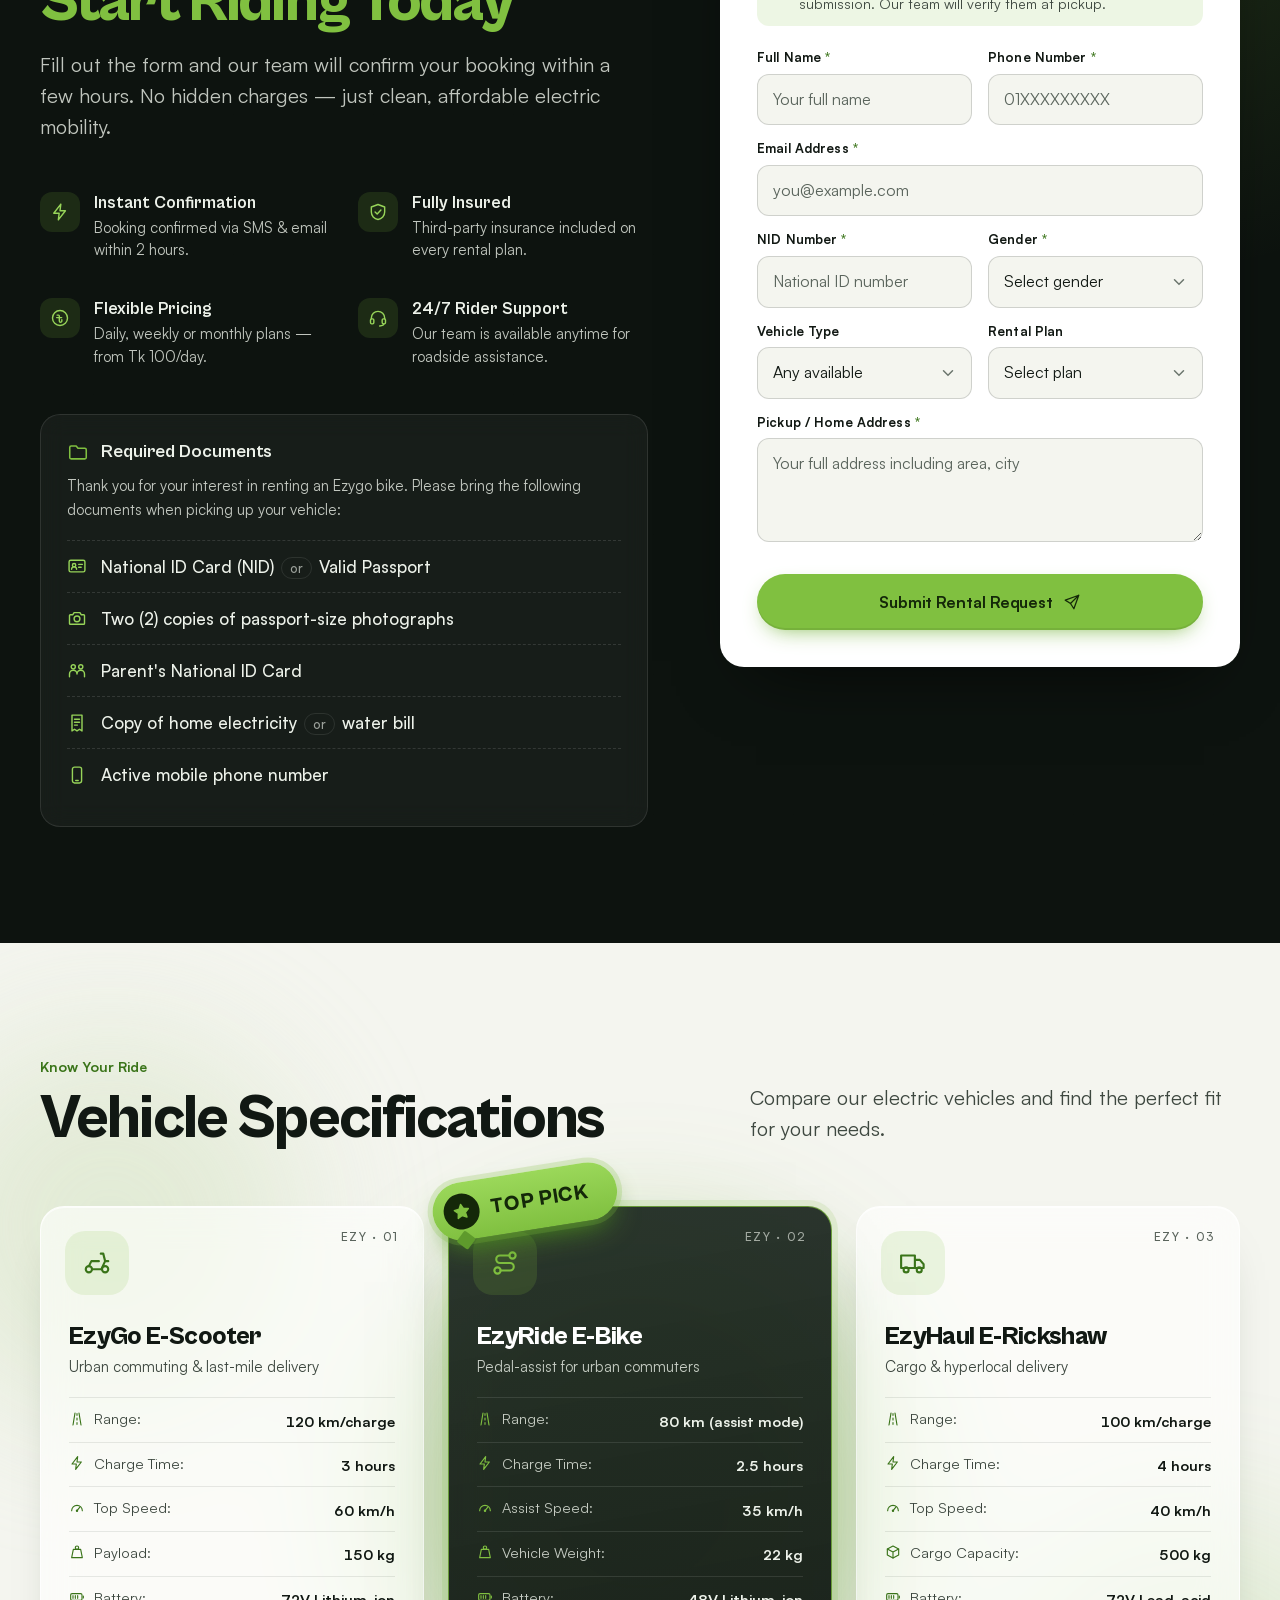
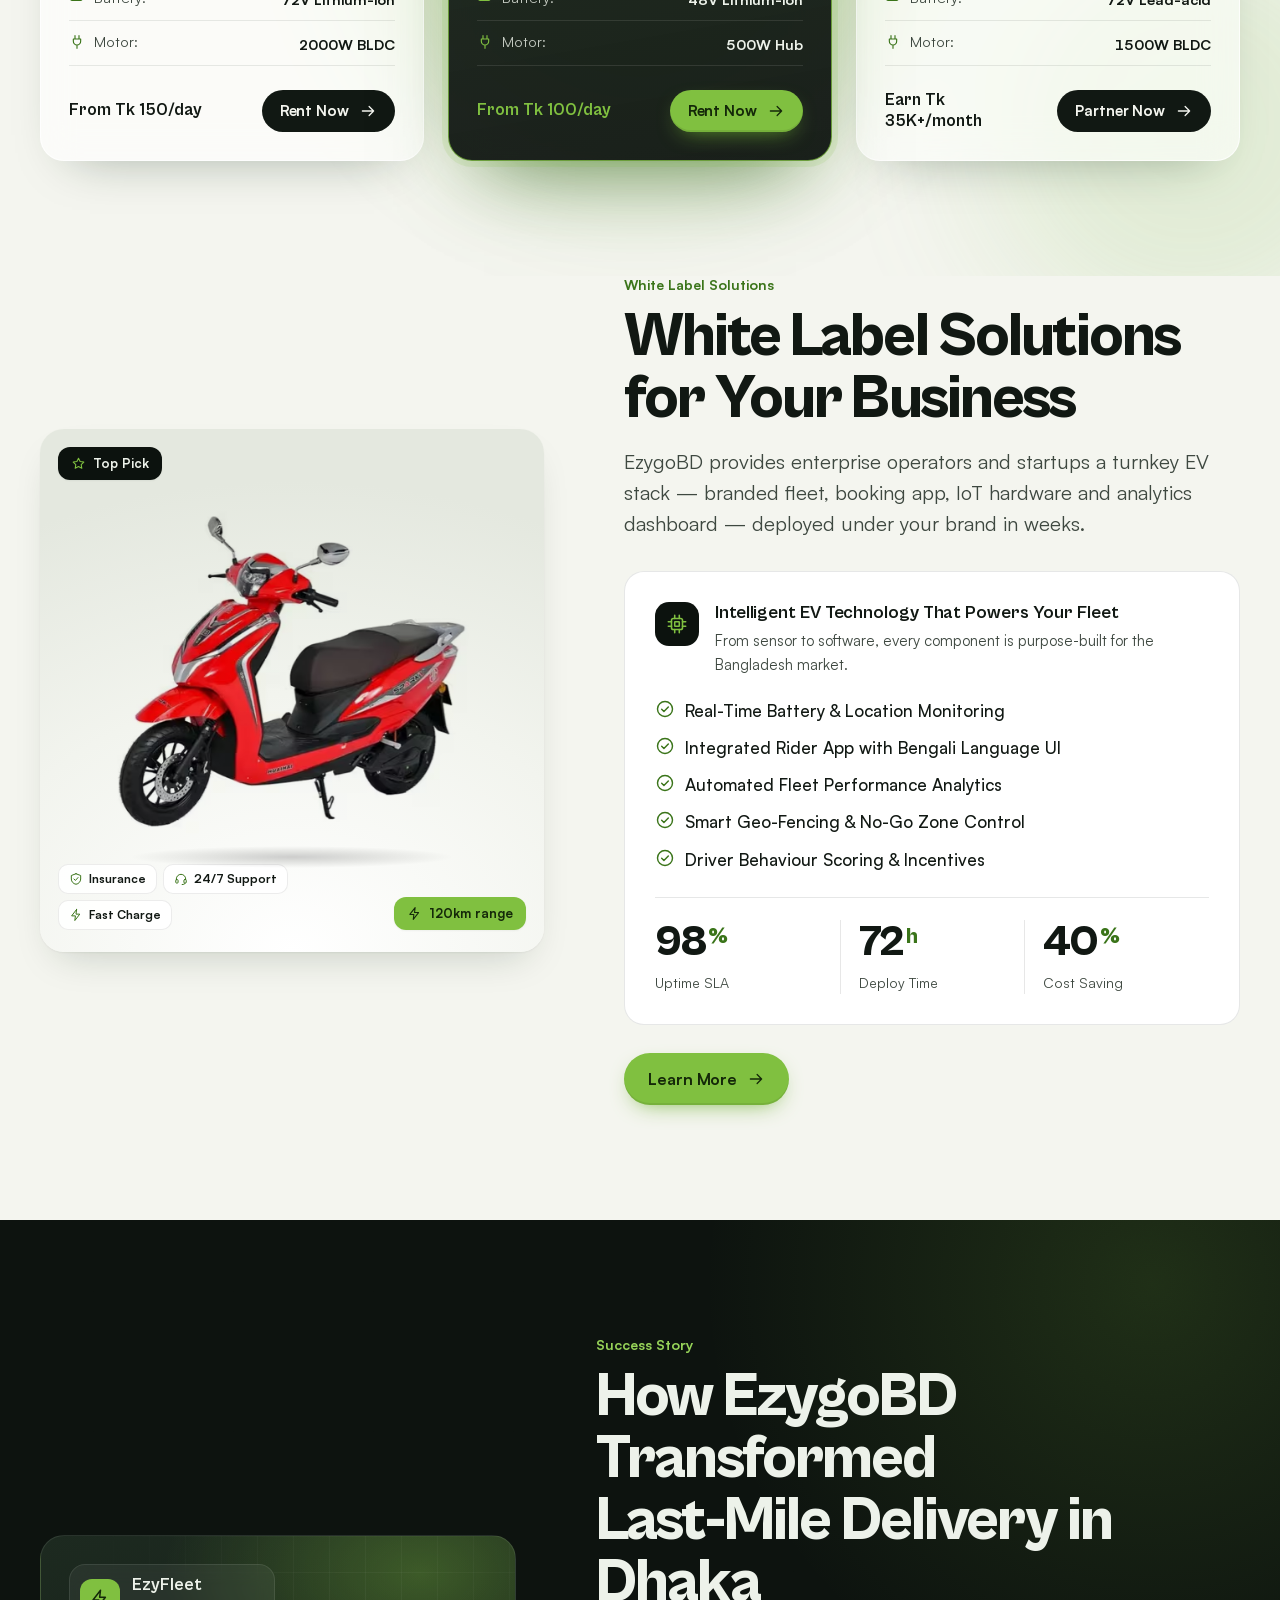
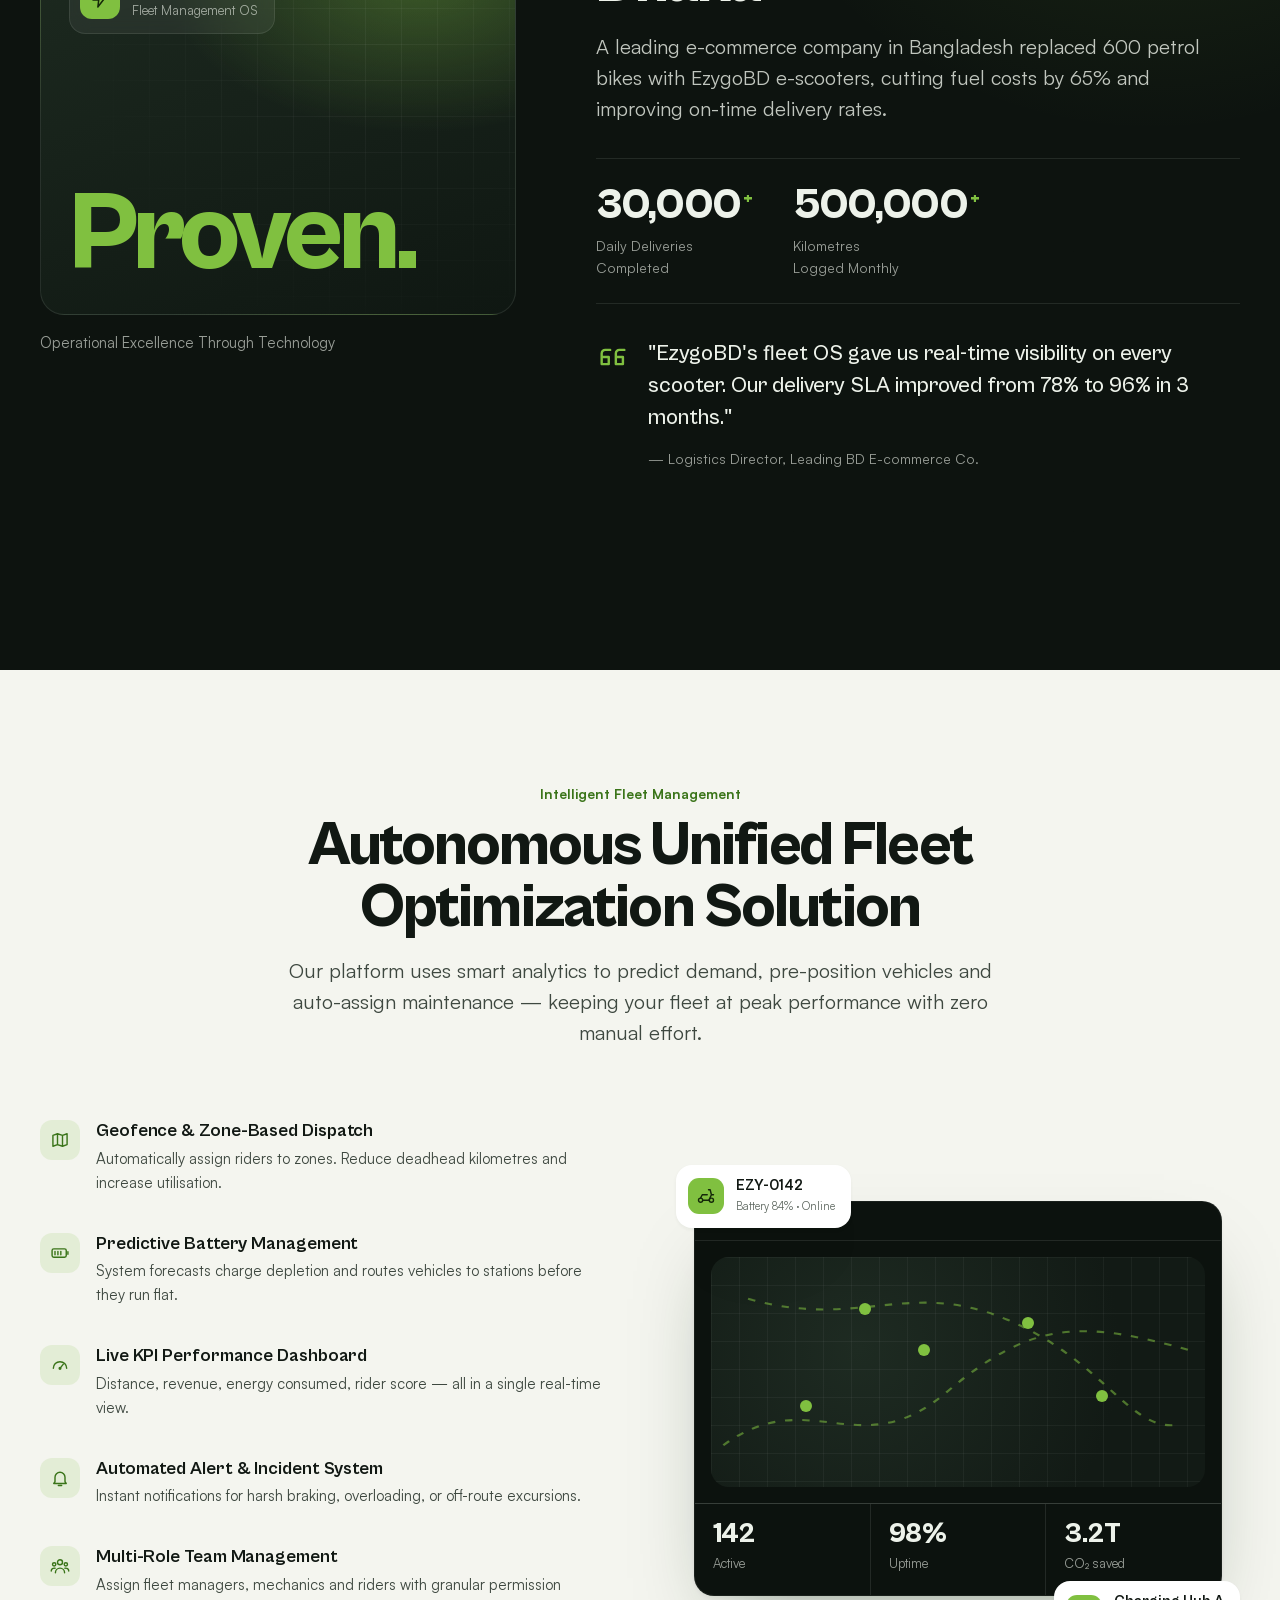
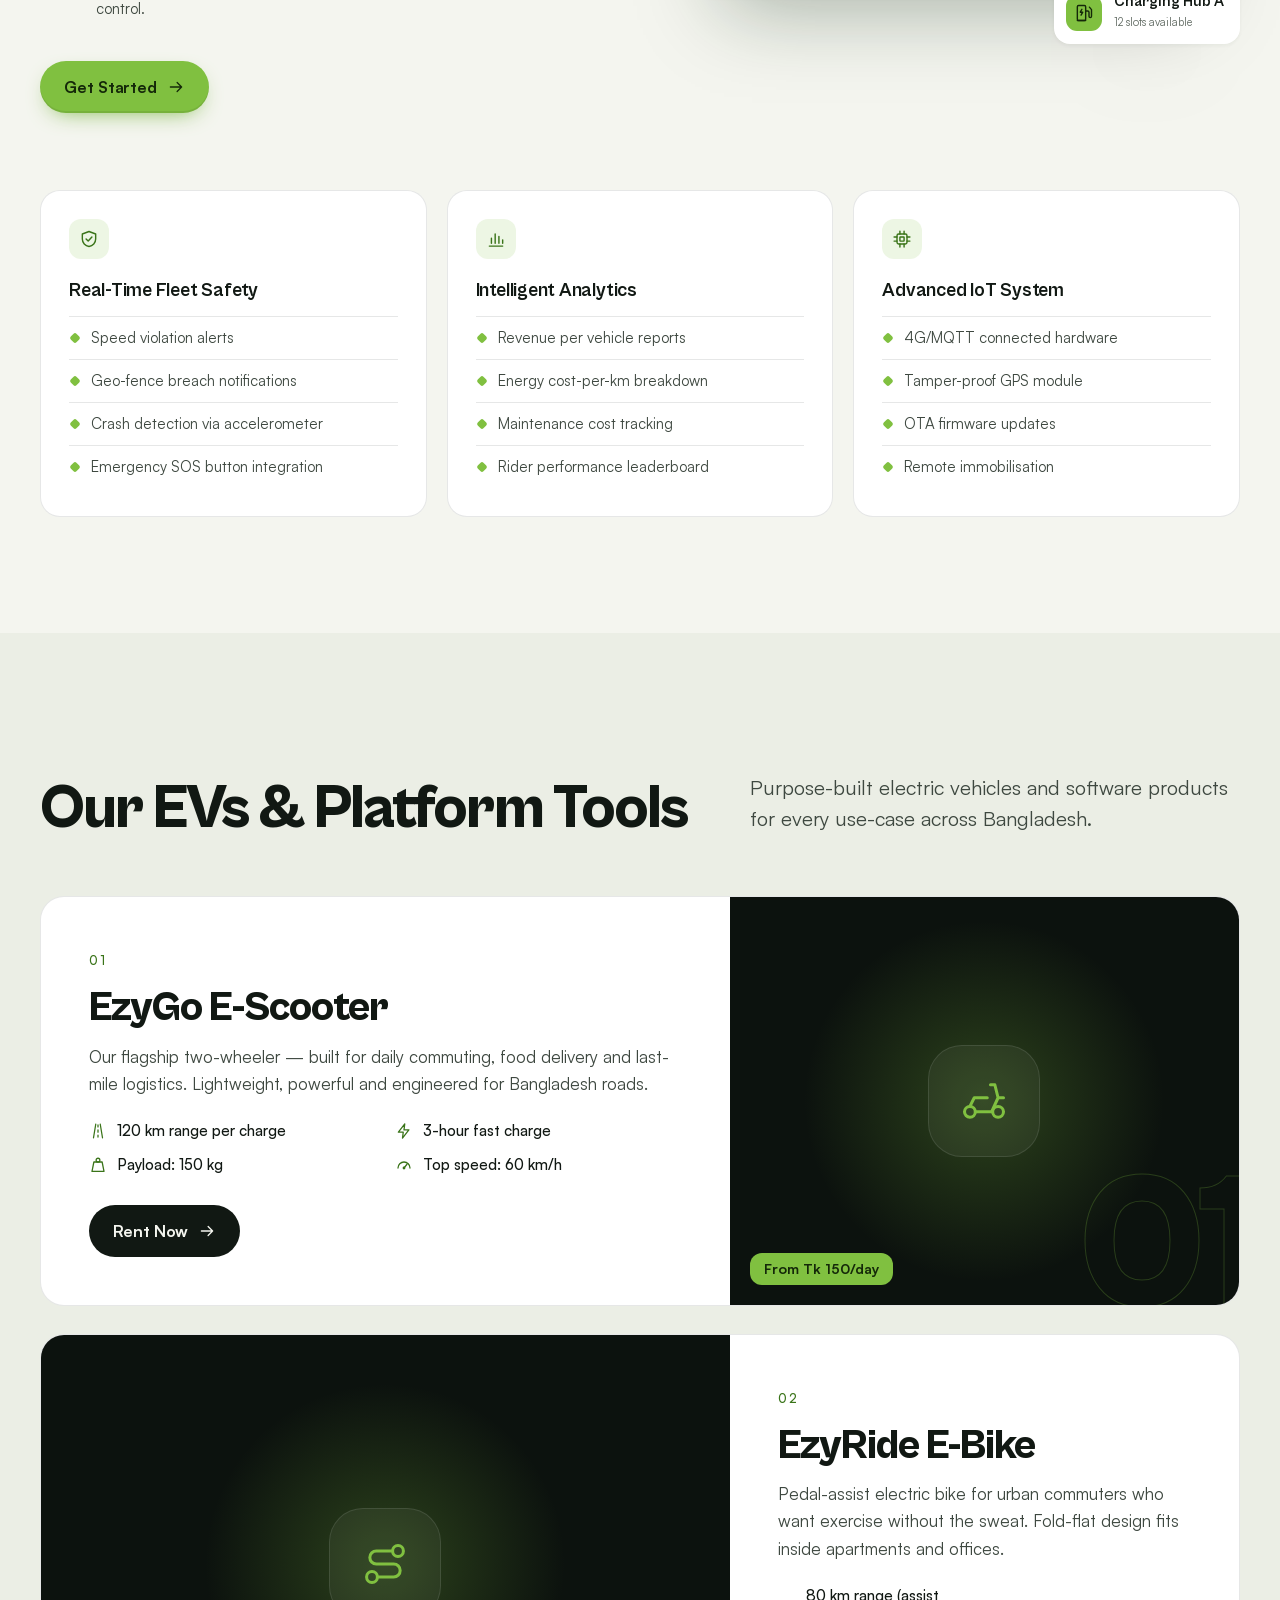
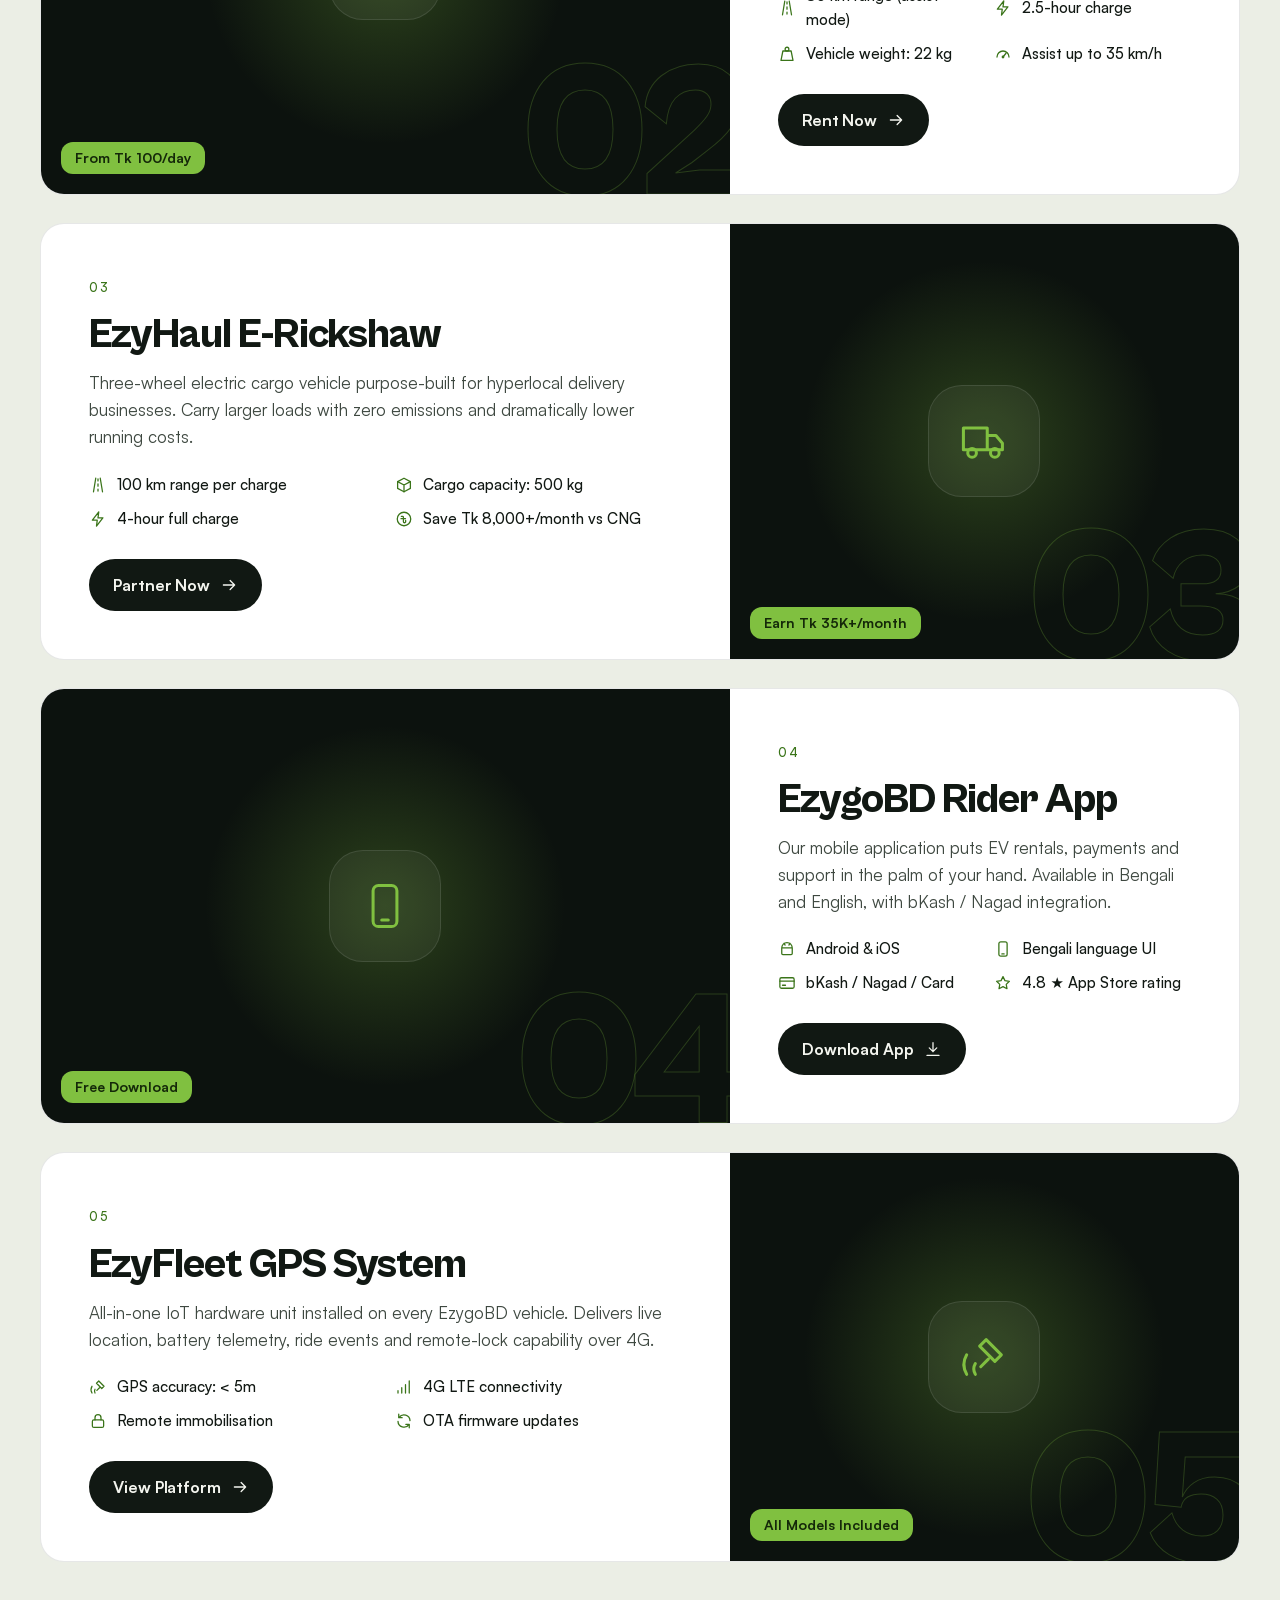
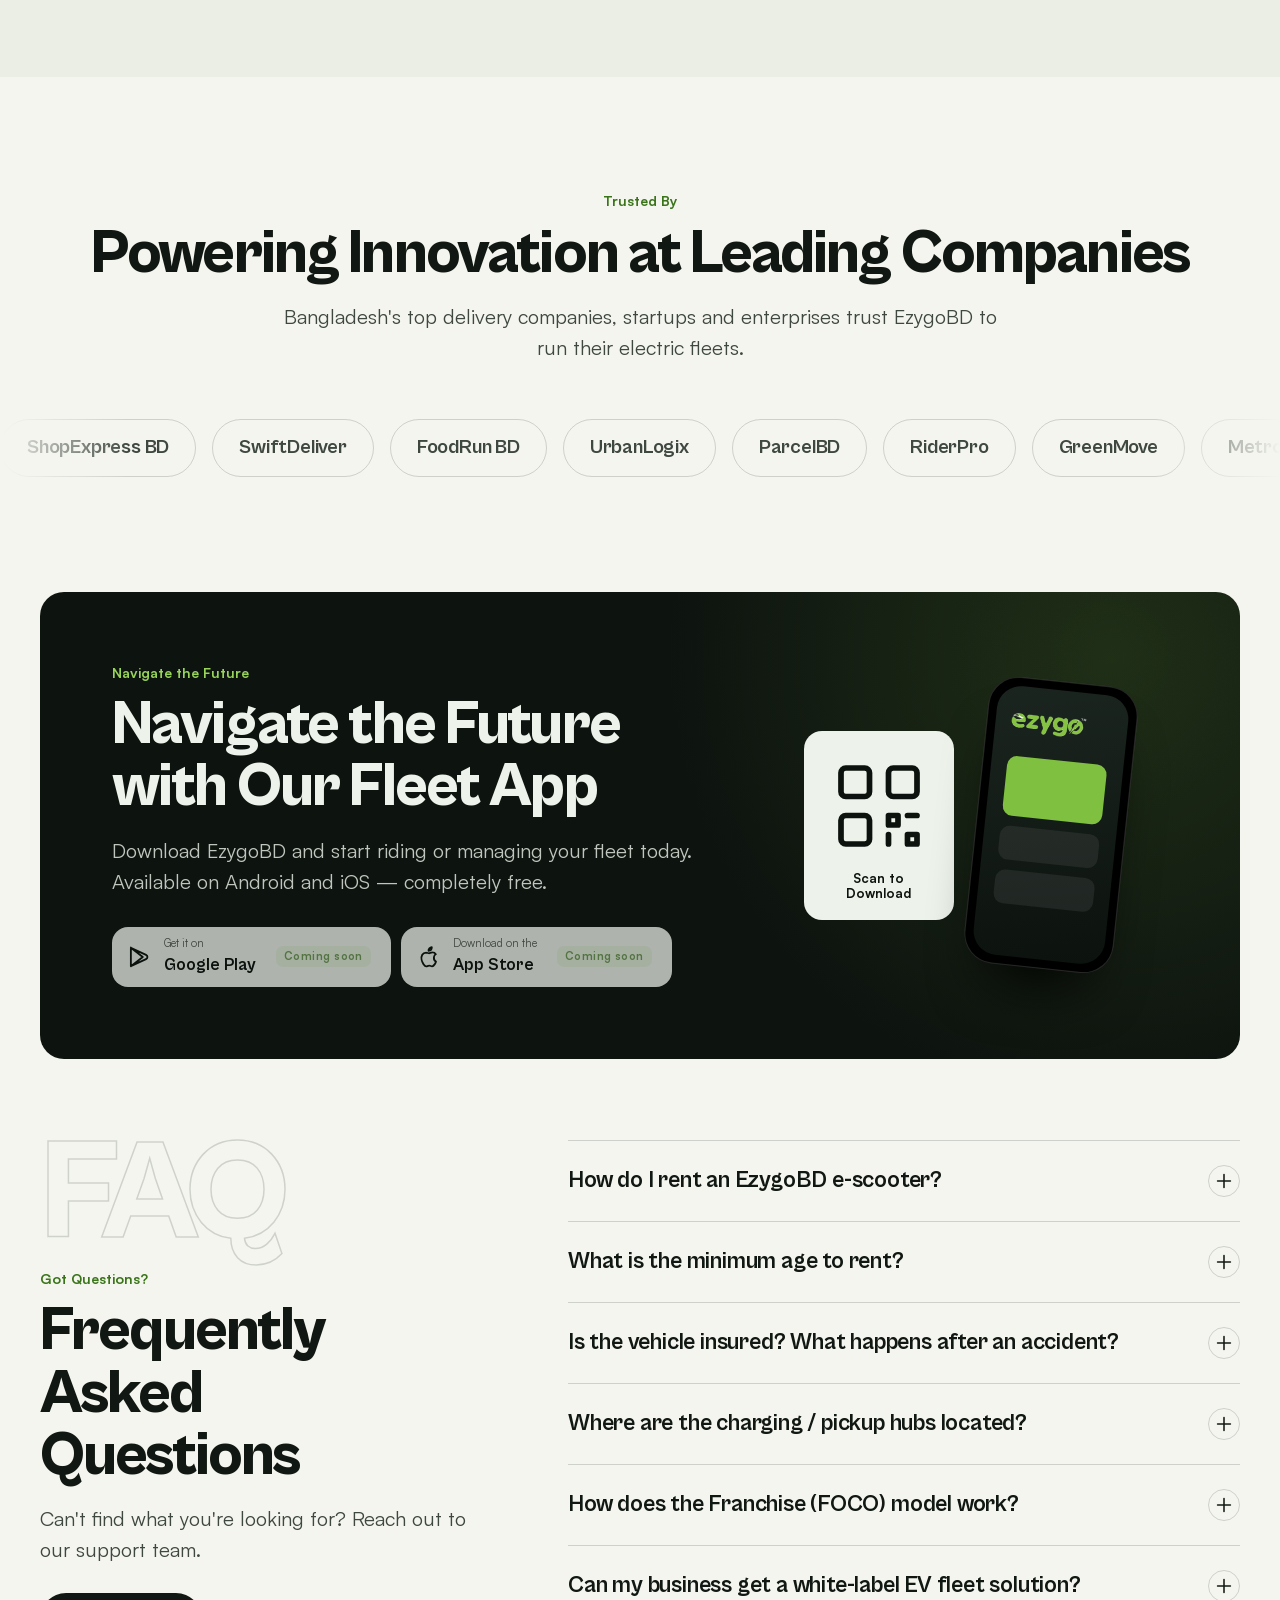
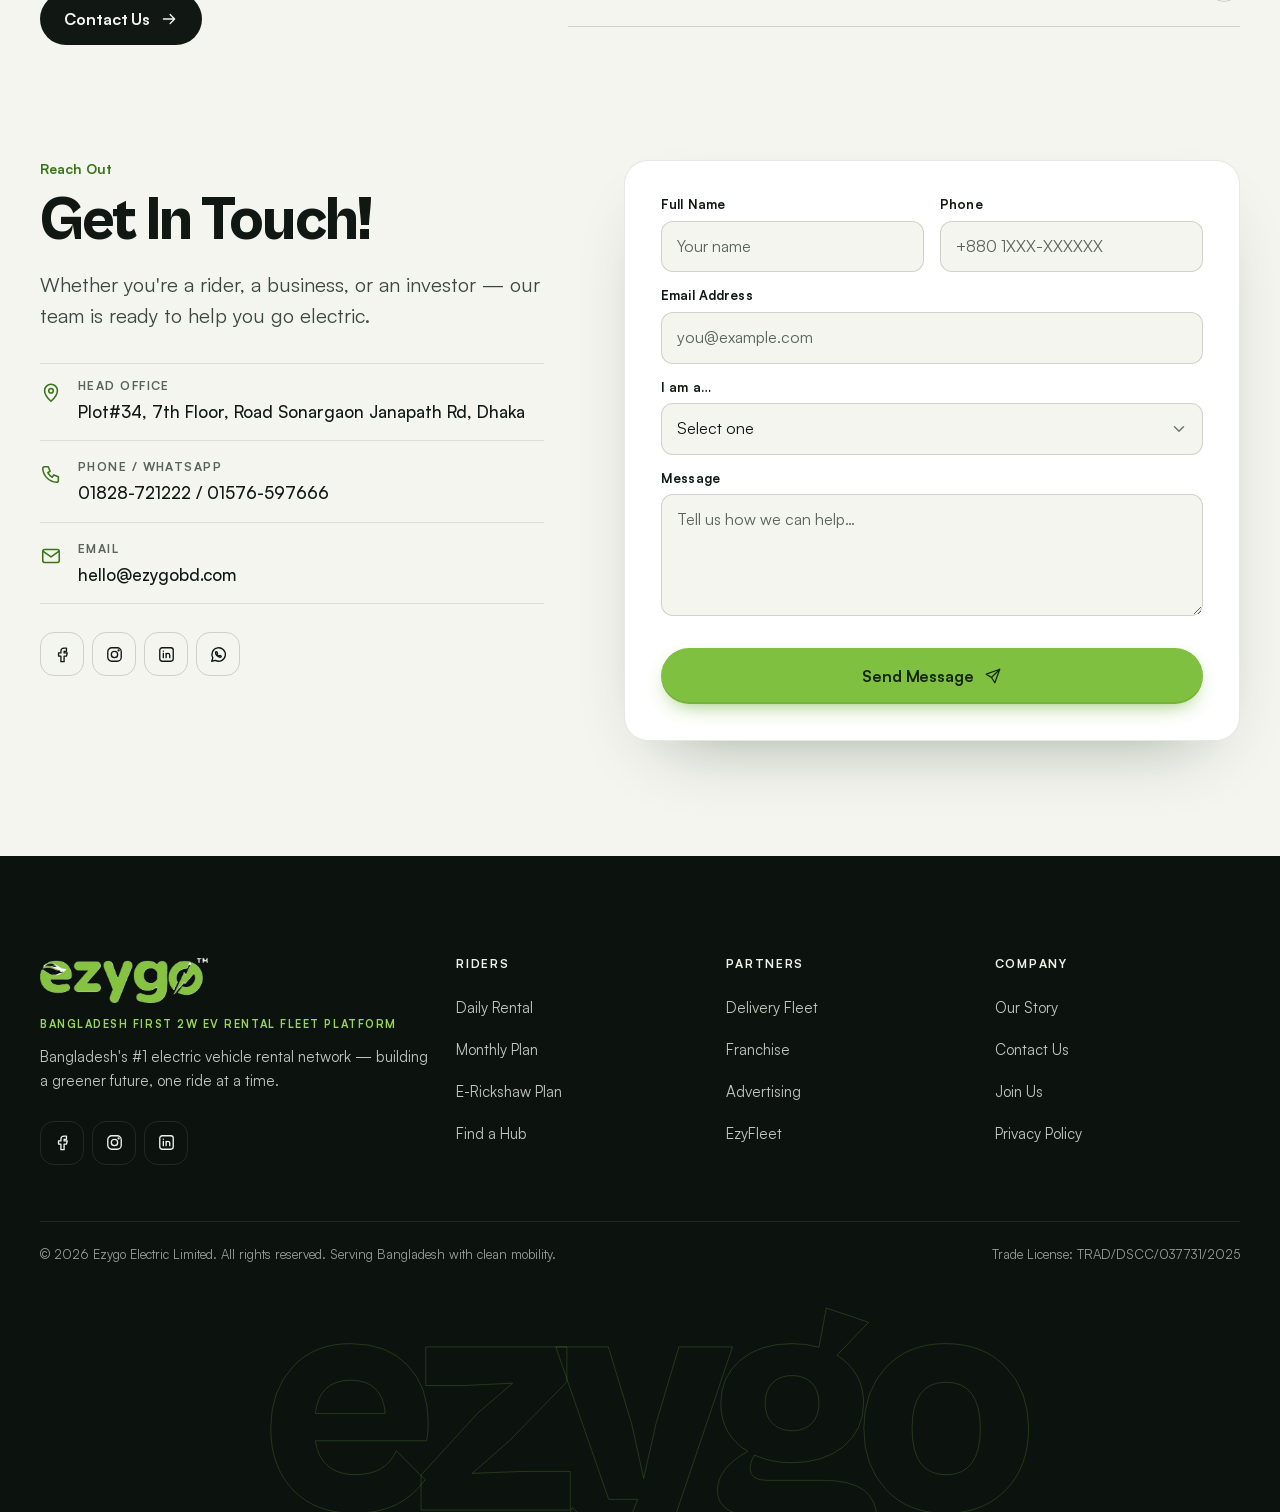
<file: preview/evs.html>
<!DOCTYPE html>
<html lang="en">
<head>
  <meta charset="UTF-8">
  <meta name="viewport" content="width=device-width, initial-scale=1, viewport-fit=cover">
  <title>Our EVs — EzygoBD | Electric Fleet for Bangladesh</title>
  <meta name="description" content="Explore EzygoBD&#039;s electric vehicle fleet — e-scooters, e-bikes, e-rickshaws, fleet management and white-label EV solutions across Bangladesh.">
  <link rel="canonical" href="https://www.ezygobd.com/evs.php">
  <meta name="color-scheme" content="light dark">
  <meta name="theme-color" content="#0C120E">

  <link rel="icon" type="image/png" sizes="32x32" href="assets/img/icon-32.png">
  <link rel="apple-touch-icon" href="assets/img/icon-180.png">

  <meta property="og:type" content="website">
  <meta property="og:site_name" content="EzygoBD">
  <meta property="og:locale" content="en_US">
  <meta property="og:url" content="https://www.ezygobd.com/evs.php">
  <meta property="og:title" content="Our EVs — EzygoBD | Electric Fleet for Bangladesh">
  <meta property="og:description" content="Explore EzygoBD&#039;s electric vehicle fleet — e-scooters, e-bikes, e-rickshaws, fleet management and white-label EV solutions across Bangladesh.">
  <meta property="og:image" content="https://www.ezygobd.com/assets/img/og-cover.jpg">
  <meta property="og:image:width" content="1200">
  <meta property="og:image:height" content="630">
  <meta property="og:image:alt" content="EzygoBD — Bangladesh First 2W EV Rental Fleet Platform">
  <meta name="twitter:card" content="summary_large_image">
  <meta name="twitter:title" content="Our EVs — EzygoBD | Electric Fleet for Bangladesh">
  <meta name="twitter:description" content="Explore EzygoBD&#039;s electric vehicle fleet — e-scooters, e-bikes, e-rickshaws, fleet management and white-label EV solutions across Bangladesh.">
  <meta name="twitter:image" content="https://www.ezygobd.com/assets/img/og-cover.jpg">

  <!-- Theme before paint (saved choice, else device setting); intro only once per visit -->
  <script>(function(d){var e=d.documentElement;e.className+=' js';setTimeout(function(){if(!window.ezygoReady)e.className=e.className.replace(' js','')},4000);try{var t=localStorage.getItem('ezygo-theme');if(t==='dark'||t==='light')e.setAttribute('data-theme',t);if(sessionStorage.getItem('ezygo-intro'))e.className+=' seen';sessionStorage.setItem('ezygo-intro','1')}catch(x){}})(document)</script>
  <link rel="preload" href="assets/fonts/cabinet-800.woff2" as="font" type="font/woff2" crossorigin>
  <link rel="preload" href="assets/fonts/satoshi-400.woff2" as="font" type="font/woff2" crossorigin>
  <link rel="stylesheet" href="assets/css/site.css?v=3.9">
  <script type="application/ld+json">
  {
    "@context": "https://schema.org",
    "@type": "LocalBusiness",
    "name": "EzygoBD",
    "legalName": "Ezygo Mobility Holdings Limited",
    "url": "https://www.ezygobd.com/",
    "logo": "https://www.ezygobd.com/assets/img/logo-480.png",
    "image": "https://www.ezygobd.com/assets/img/og-cover.jpg",
    "description": "Bangladesh First 2W EV Rental Fleet Platform: electric scooter and e-bike rental, delivery fleets, franchise and advertising.",
    "telephone": "+8801828721222",
    "email": "hello@ezygobd.com",
    "priceRange": "Tk 299+ per day",
    "address": {
      "@type": "PostalAddress",
      "streetAddress": "Plot 34, 7th Floor, Sonargaon Janapath Road",
      "addressLocality": "Dhaka",
      "addressCountry": "BD"
    },
    "sameAs": [
      "https://www.facebook.com/share/198cbcDwWD/",
      "https://www.instagram.com/rent_ezygo",
      "https://www.linkedin.com/company/ezygo-mobility-holdings-limited/"
    ]
  }
  </script>

  <meta name="robots" content="noindex, nofollow">
  <style>.preview-badge{position:fixed;left:12px;bottom:12px;z-index:9999;background:#16181D;color:#fff;font:600 12px/1 system-ui,sans-serif;padding:9px 12px;border-radius:999px;opacity:.85}
  .preview-toast{position:fixed;left:50%;bottom:24px;transform:translateX(-50%);z-index:9999;max-width:min(92vw,420px);background:#16181D;color:#fff;font:15px/1.45 system-ui,sans-serif;padding:14px 18px;border-radius:14px;box-shadow:0 8px 30px rgba(0,0,0,.25)}</style>
  <script>document.addEventListener('submit',function(e){e.preventDefault();e.stopImmediatePropagation();var t=document.createElement('div');t.className='preview-toast';t.setAttribute('role','status');t.textContent='This is a design preview, so forms are switched off. Nothing was sent.';document.body.appendChild(t);setTimeout(function(){t.remove()},4500)},true);</script>
</head>
<body><div class="preview-badge" aria-hidden="true">Design preview</div>
  <a class="skip" href="#main">Skip to content</a>

  <!-- Intro: once per visit, CSS only -->
  <div class="intro" aria-hidden="true">
    <div class="intro__in">
      <span class="intro__glow"></span>
      <img src="assets/img/logo-480.webp" width="240" height="65" alt="">
      <div class="intro__meter"><span class="intro__bar"><span></span></span><span class="intro__pct">0</span></div>
      <p class="intro__tag">Bangladesh First EV Network</p>
    </div>
  </div>

  <header class="site-head" id="top">
    <div class="site-head__in wrap">
      <a href="index.html" class="brand" aria-label="EzygoBD home">
        <picture><source type="image/webp" srcset="assets/img/logo-240.webp 1x, assets/img/logo-480.webp 2x"><img src="assets/img/logo-240.png" width="120" height="33" alt="EzygoBD"></picture>
        <span class="brand__tag">Ezygo Mobility Holdings Limited</span>
      </a>

      <nav class="nav" aria-label="Main">
        <a href="index.html#rent-ev">Rent an EV</a>
        <a href="evs.html" aria-current="page">Our EVs</a>
        <a href="services.html">Services</a>
        <a href="about.html">Our Story</a>
        <a href="contact.html">Contact</a>
      </nav>

      <div class="site-head__act">
        <a href="index.html#rent-ev" class="btn btn--lime btn--sm site-head__cta">Book Now</a>
        <button class="icon-btn theme-btn" type="button" id="themeToggle" aria-label="Switch to dark mode" aria-pressed="false">
          <svg class="ic" viewBox="0 0 24 24" width="24" height="24" fill="none" stroke="currentColor" stroke-width="1.7" stroke-linecap="round" stroke-linejoin="round" aria-hidden="true" focusable="false"><path d="M20 14.5A8 8 0 0 1 9.5 4a8 8 0 1 0 10.5 10.5z"/></svg><svg class="ic" viewBox="0 0 24 24" width="24" height="24" fill="none" stroke="currentColor" stroke-width="1.7" stroke-linecap="round" stroke-linejoin="round" aria-hidden="true" focusable="false"><circle cx="12" cy="12" r="4"/><path d="M12 2.5v2M12 19.5v2M4.6 4.6l1.4 1.4M18 18l1.4 1.4M2.5 12h2M19.5 12h2M4.6 19.4L6 18M18 6l1.4-1.4"/></svg>        </button>
        <button class="icon-btn menu-btn" type="button" id="menuBtn" aria-label="Open menu" aria-expanded="false" aria-controls="megaMenu">
          <span class="menu-btn__lines"><span></span><span></span></span>
          <span class="menu-btn__txt">Menu</span>
        </button>
      </div>
    </div>
  </header>

  <!-- Full-screen menu -->
  <div class="mega" id="megaMenu" role="dialog" aria-modal="true" aria-label="Site menu" hidden>
    <div class="mega__in wrap">
      <div class="mega__top">
        <a href="index.html" class="mega__brand">
          <img src="assets/img/logo-240.webp" width="120" height="33" alt="EzygoBD">
          <span>Bangladesh First 2W EV Rental Fleet Platform</span>
        </a>
        <button class="icon-btn mega__close" type="button" id="megaClose" aria-label="Close menu"><svg class="ic" viewBox="0 0 24 24" width="24" height="24" fill="none" stroke="currentColor" stroke-width="1.7" stroke-linecap="round" stroke-linejoin="round" aria-hidden="true" focusable="false"><path d="M6 6l12 12M18 6L6 18"/></svg></button>
      </div>

      <div class="mega__cols">
        <div class="mega__col">
          <h2>Home</h2>
          <ul>
            <li><a href="index.html">Home</a></li>
            <li><a href="index.html#rent-ev">Rent an EV</a></li>
            <li><a href="index.html#ev-specs">Vehicle Specs</a></li>
            <li><a href="evs.html#ezyfleet">EzyFleet</a></li>
          </ul>
        </div>
        <div class="mega__col">
          <h2>Our Story</h2>
          <ul>
            <li><a href="about.html">About Us</a></li>
            <li><a href="about.html#certificates">Certificates</a></li>
            <li><a href="about.html#awards">Winning Awards</a></li>
          </ul>
        </div>
        <div class="mega__col">
          <h2 class="mega__ghost">Team</h2>
          <ul>
            <li><a href="team.html">Team</a></li>
          </ul>
        </div>
        <div class="mega__col">
          <h2>Services</h2>
          <ul>
            <li><a href="services.html">EV Rental Plans</a></li>
            <li><a href="services.html#delivery">Delivery Fleet</a></li>
            <li><a href="services.html#corporate">Corporate Fleet</a></li>
            <li><a href="services.html#rent-to-own">Rent to Own</a></li>
          </ul>
        </div>
        <div class="mega__col">
          <h2>Contact Us</h2>
          <ul>
            <li><a href="contact.html">Contact Us</a></li>
          </ul>
        </div>
        <div class="mega__col">
          <h2>Join Us</h2>
          <ul>
            <li><a href="join.html">Join Us</a></li>
            <li><a href="join.html#franchise">Franchise (FOCO)</a></li>
            <li><a href="join.html#franchise">Franchise (FOFO)</a></li>
          </ul>
        </div>
      </div>

      <div class="mega__cards">
        <a href="index.html#rent-ev" class="mega__card"><svg class="ic" viewBox="0 0 24 24" width="24" height="24" fill="none" stroke="currentColor" stroke-width="1.7" stroke-linecap="round" stroke-linejoin="round" aria-hidden="true" focusable="false"><circle cx="5.5" cy="17" r="2.5"/><circle cx="18.5" cy="17" r="2.5"/><path d="M8 17h7.5l3-6.5H21M15 4.5h2l1.5 6M5.5 14.5l2-4h6"/></svg><span>Rent an EV</span><svg class="ic" viewBox="0 0 24 24" width="24" height="24" fill="none" stroke="currentColor" stroke-width="1.7" stroke-linecap="round" stroke-linejoin="round" aria-hidden="true" focusable="false"><path d="M7 17L17 7M8.5 7H17v8.5"/></svg></a>
        <a href="services.html" class="mega__card"><svg class="ic" viewBox="0 0 24 24" width="24" height="24" fill="none" stroke="currentColor" stroke-width="1.7" stroke-linecap="round" stroke-linejoin="round" aria-hidden="true" focusable="false"><path d="M2.5 6h11v10h-11zM13.5 9.5h4l3 3.5V16h-7"/><circle cx="6.5" cy="17.5" r="2"/><circle cx="17" cy="17.5" r="2"/></svg><span>Delivery Fleet</span><svg class="ic" viewBox="0 0 24 24" width="24" height="24" fill="none" stroke="currentColor" stroke-width="1.7" stroke-linecap="round" stroke-linejoin="round" aria-hidden="true" focusable="false"><path d="M7 17L17 7M8.5 7H17v8.5"/></svg></a>
        <a href="join.html#franchise" class="mega__card"><svg class="ic" viewBox="0 0 24 24" width="24" height="24" fill="none" stroke="currentColor" stroke-width="1.7" stroke-linecap="round" stroke-linejoin="round" aria-hidden="true" focusable="false"><path d="M3.5 8l4.5 4 4-6.5 4 6.5 4.5-4-1.5 10.5h-14L3.5 8z"/><path d="M5.5 21h13"/></svg><span>Franchise</span><svg class="ic" viewBox="0 0 24 24" width="24" height="24" fill="none" stroke="currentColor" stroke-width="1.7" stroke-linecap="round" stroke-linejoin="round" aria-hidden="true" focusable="false"><path d="M7 17L17 7M8.5 7H17v8.5"/></svg></a>
        <a href="contact.html" class="mega__card"><svg class="ic" viewBox="0 0 24 24" width="24" height="24" fill="none" stroke="currentColor" stroke-width="1.7" stroke-linecap="round" stroke-linejoin="round" aria-hidden="true" focusable="false"><path d="M4 13v-1a8 8 0 0 1 16 0v1"/><rect x="3" y="13" width="4" height="6" rx="1.5"/><rect x="17" y="13" width="4" height="6" rx="1.5"/><path d="M19 19c0 1.5-2 2.5-5 2.5"/></svg><span>Contact Us</span><svg class="ic" viewBox="0 0 24 24" width="24" height="24" fill="none" stroke="currentColor" stroke-width="1.7" stroke-linecap="round" stroke-linejoin="round" aria-hidden="true" focusable="false"><path d="M7 17L17 7M8.5 7H17v8.5"/></svg></a>
      </div>
    </div>
  </div>

<main id="main">

  <!-- ============ HERO ============ -->
  <section class="hero hero--page">
    <video class="hero__video" muted loop playsinline preload="none" aria-hidden="true" tabindex="-1" poster="assets/video/ezygo-hero-poster.webp" data-autoplay><source src="assets/video/ezygo-hero-480.mp4" type="video/mp4" media="(max-width: 640px)"><source src="assets/video/ezygo-hero-720.mp4" type="video/mp4"></video>    <div class="hero__in wrap">
      <p class="kick" data-reveal style="--i:0">EV Rental Platform</p>
      <h1 class="d1 balance" data-reveal style="--i:1">Start Your Rental Business<br><em>Manage Your Fleet Efficiency</em></h1>
      <p class="lead" data-reveal style="--i:2">EzygoBD's smart electric vehicle platform connects riders, operators and businesses across Bangladesh — reducing costs, emissions and complexity.</p>
      <div class="hero__ctas" data-reveal style="--i:3">
        <a href="#rent-ev" class="btn btn--lime"><svg class="ic" viewBox="0 0 24 24" width="24" height="24" fill="none" stroke="currentColor" stroke-width="1.7" stroke-linecap="round" stroke-linejoin="round" aria-hidden="true" focusable="false"><path d="M13 2.5L4.5 13.5h6.5l-1 8 8.5-11h-6.5l1-8z"/></svg> Get Started Now</a>
        <a href="#evs-platform" class="btn btn--glass"><svg class="ic" viewBox="0 0 24 24" width="24" height="24" fill="none" stroke="currentColor" stroke-width="1.7" stroke-linecap="round" stroke-linejoin="round" aria-hidden="true" focusable="false"><path d="M8 5.5v13l10.5-6.5L8 5.5z"/></svg> How It Works</a>
      </div>
      <div class="riders" data-reveal style="--i:4">
        <div class="riders__faces" aria-hidden="true"><span><svg class="ic" viewBox="0 0 24 24" width="24" height="24" fill="none" stroke="currentColor" stroke-width="1.7" stroke-linecap="round" stroke-linejoin="round" aria-hidden="true" focusable="false"><circle cx="12" cy="8" r="4"/><path d="M4 21a8 8 0 0 1 16 0"/></svg></span><span><svg class="ic" viewBox="0 0 24 24" width="24" height="24" fill="none" stroke="currentColor" stroke-width="1.7" stroke-linecap="round" stroke-linejoin="round" aria-hidden="true" focusable="false"><circle cx="12" cy="8" r="4"/><path d="M4 21a8 8 0 0 1 16 0"/></svg></span><span><svg class="ic" viewBox="0 0 24 24" width="24" height="24" fill="none" stroke="currentColor" stroke-width="1.7" stroke-linecap="round" stroke-linejoin="round" aria-hidden="true" focusable="false"><circle cx="12" cy="8" r="4"/><path d="M4 21a8 8 0 0 1 16 0"/></svg></span></div>
        <p><strong>120+</strong> active riders across Bangladesh</p>
      </div>
    </div>
  </section>

  <!-- ============ PLATFORM STRIP ============ -->
  <section class="sec" id="evs-platform">
    <div class="wrap">
      <div class="head head--split">
        <h2 class="d2 balance" data-reveal>Smart Platform for EV Infrastructure.</h2>
        <p class="lead" data-reveal style="--i:1">Everything you need to deploy, operate and scale an electric vehicle fleet — in one unified system.</p>
      </div>
      <div class="feats feats--4" data-stagger>
        <div class="feat"><span class="feat__n">01</span><div class="feat__ic"><svg class="ic" viewBox="0 0 24 24" width="24" height="24" fill="none" stroke="currentColor" stroke-width="1.7" stroke-linecap="round" stroke-linejoin="round" aria-hidden="true" focusable="false"><path d="M12 21s-7-6.2-7-11.5a7 7 0 0 1 14 0C19 14.8 12 21 12 21z"/><circle cx="12" cy="9.5" r="2.5"/></svg></div><h3 class="h4">EV Tracking</h3><p>Real-time GPS on every vehicle. Live battery, speed and trip data at your fingertips.</p></div>
        <div class="feat"><span class="feat__n">02</span><div class="feat__ic"><svg class="ic" viewBox="0 0 24 24" width="24" height="24" fill="none" stroke="currentColor" stroke-width="1.7" stroke-linecap="round" stroke-linejoin="round" aria-hidden="true" focusable="false"><path d="M5 19c0-8 5-14 15-14 0 10-6 15-14 15"/><path d="M5 19l8-8"/></svg></div><h3 class="h4">Zero-Emission Fleet</h3><p>100% electric. Reduce carbon footprint and fuel costs simultaneously.</p></div>
        <div class="feat"><span class="feat__n">03</span><div class="feat__ic"><svg class="ic" viewBox="0 0 24 24" width="24" height="24" fill="none" stroke="currentColor" stroke-width="1.7" stroke-linecap="round" stroke-linejoin="round" aria-hidden="true" focusable="false"><path d="M14.7 6.3a4 4 0 0 0 5 5L11 20a2.1 2.1 0 0 1-3-3l8.7-8.7z"/><path d="M14.7 6.3a4 4 0 0 1 5-2.8l-2.6 2.6.4 2.2 2.2.4 2.6-2.6a4 4 0 0 1-2.8 5"/></svg></div><h3 class="h4">Smart Maintenance</h3><p>Predictive alerts flag issues before breakdowns. Service scheduling, auto-assigned.</p></div>
        <div class="feat"><span class="feat__n">04</span><div class="feat__ic"><svg class="ic" viewBox="0 0 24 24" width="24" height="24" fill="none" stroke="currentColor" stroke-width="1.7" stroke-linecap="round" stroke-linejoin="round" aria-hidden="true" focusable="false"><path d="M3.5 20.5h17M5 16l4.5-5 4 3L20 6.5"/><path d="M15.5 6.5H20V11"/></svg></div><h3 class="h4">Rapid Scaling</h3><p>Add vehicles, hubs or cities in minutes. Modular pricing grows with your business.</p></div>
      </div>
    </div>
  </section>

  <!-- ============ RENT OUR EV ============ -->
  <section class="sec sec--night" id="rent-ev">
    <div class="glow"></div>
    <div class="wrap rent">
      <div class="rent__info">
        <p class="kick" data-reveal>Get Behind the Wheel</p>
        <h2 class="d2" data-reveal style="--i:1">Rent Our EV<br><em>Start Riding Today</em></h2>
        <p class="lead" data-reveal style="--i:2">Fill out the form and our team will confirm your booking within a few hours. No hidden charges — just clean, affordable electric mobility.</p>

        <ul class="perks" data-stagger>
          <li class="perk"><span class="perk__ic"><svg class="ic" viewBox="0 0 24 24" width="24" height="24" fill="none" stroke="currentColor" stroke-width="1.7" stroke-linecap="round" stroke-linejoin="round" aria-hidden="true" focusable="false"><path d="M13 2.5L4.5 13.5h6.5l-1 8 8.5-11h-6.5l1-8z"/></svg></span><div><strong>Instant Confirmation</strong><p>Booking confirmed via SMS &amp; email within 2 hours.</p></div></li>
          <li class="perk"><span class="perk__ic"><svg class="ic" viewBox="0 0 24 24" width="24" height="24" fill="none" stroke="currentColor" stroke-width="1.7" stroke-linecap="round" stroke-linejoin="round" aria-hidden="true" focusable="false"><path d="M12 3l8 3v6c0 4.5-3.4 8.3-8 9-4.6-.7-8-4.5-8-9V6l8-3z"/><path d="M8.5 12l2.5 2.5 4.5-5"/></svg></span><div><strong>Fully Insured</strong><p>Third-party insurance included on every rental plan.</p></div></li>
          <li class="perk"><span class="perk__ic"><svg class="ic" viewBox="0 0 24 24" width="24" height="24" fill="none" stroke="currentColor" stroke-width="1.7" stroke-linecap="round" stroke-linejoin="round" aria-hidden="true" focusable="false"><circle cx="12" cy="12" r="9"/><path d="M8.5 8.5h1.7c.6 0 1 .4 1 1v6a1.5 1.5 0 0 0 3 0V14M8 11.5h6"/></svg></span><div><strong>Flexible Pricing</strong><p>Daily, weekly or monthly plans — from Tk 100/day.</p></div></li>
          <li class="perk"><span class="perk__ic"><svg class="ic" viewBox="0 0 24 24" width="24" height="24" fill="none" stroke="currentColor" stroke-width="1.7" stroke-linecap="round" stroke-linejoin="round" aria-hidden="true" focusable="false"><path d="M4 13v-1a8 8 0 0 1 16 0v1"/><rect x="3" y="13" width="4" height="6" rx="1.5"/><rect x="17" y="13" width="4" height="6" rx="1.5"/><path d="M19 19c0 1.5-2 2.5-5 2.5"/></svg></span><div><strong>24/7 Rider Support</strong><p>Our team is available anytime for roadside assistance.</p></div></li>
        </ul>

        <div class="docs" data-reveal>
          <div class="docs__head"><svg class="ic" viewBox="0 0 24 24" width="24" height="24" fill="none" stroke="currentColor" stroke-width="1.7" stroke-linecap="round" stroke-linejoin="round" aria-hidden="true" focusable="false"><path d="M3 7.5V18a1.5 1.5 0 0 0 1.5 1.5h15A1.5 1.5 0 0 0 21 18V9.5A1.5 1.5 0 0 0 19.5 8H12l-2-2.5H4.5A1.5 1.5 0 0 0 3 7z"/></svg><h3 class="h4">Required Documents</h3></div>
          <p>Thank you for your interest in renting an Ezygo bike. Please bring the following documents when picking up your vehicle:</p>
          <ul>
            <li><svg class="ic" viewBox="0 0 24 24" width="24" height="24" fill="none" stroke="currentColor" stroke-width="1.7" stroke-linecap="round" stroke-linejoin="round" aria-hidden="true" focusable="false"><rect x="2.5" y="5" width="19" height="14" rx="2"/><circle cx="8.5" cy="11" r="2"/><path d="M5.5 16a3 3 0 0 1 6 0M14 10h4.5M14 13.5h3"/></svg><span>National ID Card (NID) <em>or</em> Valid Passport</span></li>
            <li><svg class="ic" viewBox="0 0 24 24" width="24" height="24" fill="none" stroke="currentColor" stroke-width="1.7" stroke-linecap="round" stroke-linejoin="round" aria-hidden="true" focusable="false"><path d="M4 8h3l1.5-2.5h7L17 8h3a1 1 0 0 1 1 1v9.5a1 1 0 0 1-1 1H4a1 1 0 0 1-1-1V9a1 1 0 0 1 1-1z"/><circle cx="12" cy="13" r="3.5"/></svg><span>Two (2) copies of passport-size photographs</span></li>
            <li><svg class="ic" viewBox="0 0 24 24" width="24" height="24" fill="none" stroke="currentColor" stroke-width="1.7" stroke-linecap="round" stroke-linejoin="round" aria-hidden="true" focusable="false"><circle cx="7.5" cy="7" r="2.5"/><circle cx="16.5" cy="7" r="2.5"/><path d="M3 19v-3.5a4.5 4.5 0 0 1 9 0M12 15.5a4.5 4.5 0 0 1 9 0V19"/></svg><span>Parent's National ID Card</span></li>
            <li><svg class="ic" viewBox="0 0 24 24" width="24" height="24" fill="none" stroke="currentColor" stroke-width="1.7" stroke-linecap="round" stroke-linejoin="round" aria-hidden="true" focusable="false"><path d="M6 2.5h12v19l-3-2-3 2-3-2-3 2v-19z"/><path d="M9 7.5h6M9 11h6M9 14.5h3.5"/></svg><span>Copy of home electricity <em>or</em> water bill</span></li>
            <li><svg class="ic" viewBox="0 0 24 24" width="24" height="24" fill="none" stroke="currentColor" stroke-width="1.7" stroke-linecap="round" stroke-linejoin="round" aria-hidden="true" focusable="false"><rect x="6.5" y="2.5" width="11" height="19" rx="2.5"/><path d="M10.5 18.5h3"/></svg><span>Active mobile phone number</span></li>
          </ul>
        </div>
      </div>

      <div class="rent__form" data-reveal="pop">
        <div class="form-card">
          <h3 class="h3 form-card__title"><svg class="ic" viewBox="0 0 24 24" width="24" height="24" fill="none" stroke="currentColor" stroke-width="1.7" stroke-linecap="round" stroke-linejoin="round" aria-hidden="true" focusable="false"><circle cx="5.5" cy="17" r="2.5"/><circle cx="18.5" cy="17" r="2.5"/><path d="M8 17h7.5l3-6.5H21M15 4.5h2l1.5 6M5.5 14.5l2-4h6"/></svg> Rental Application</h3>
          <p class="form-note"><svg class="ic" viewBox="0 0 24 24" width="24" height="24" fill="none" stroke="currentColor" stroke-width="1.7" stroke-linecap="round" stroke-linejoin="round" aria-hidden="true" focusable="false"><circle cx="12" cy="12" r="9"/><path d="M12 11v5.5M12 7.8v.1"/></svg> Please have your required documents ready before submission. Our team will verify them at pickup.</p>

          <form action="form-handler.html" method="POST" data-form="rent_ev" class="fields">
            <input type="hidden" name="form_type" value="rent_ev"><div class="hp" aria-hidden="true"><label for="hp-1">Leave this empty</label><input type="text" id="hp-1" name="website" tabindex="-1" autocomplete="off"></div><input type="hidden" name="_t" value="1794945670">            <p class="form-msg form-msg--ok" data-notice="success" role="status" hidden>Thank you. Your rental request is in. Our team will call you to confirm your booking.</p>
            <p class="form-msg form-msg--err" data-notice="error" role="alert" hidden>Your request didn't go through. Please check the fields, or call 01828-721222.</p>
            <div class="row2">
              <div class="field"><label for="revName">Full Name <span>*</span></label><input type="text" id="revName" name="name" placeholder="Your full name" autocomplete="name" required></div>
              <div class="field"><label for="revPhone">Phone Number <span>*</span></label><input type="tel" pattern="\+?[0-9][0-9 \(\)\-]{5,24}" id="revPhone" name="phone" placeholder="01XXXXXXXXX" autocomplete="tel" inputmode="tel" required></div>
            </div>
            <div class="field"><label for="revEmail">Email Address <span>*</span></label><input type="email" id="revEmail" name="email" placeholder="you@example.com" autocomplete="email" required></div>
            <div class="row2">
              <div class="field"><label for="revNid">NID Number <span>*</span></label><input type="text" id="revNid" name="nid" placeholder="National ID number" inputmode="numeric" required></div>
              <div class="field"><label for="revGender">Gender <span>*</span></label>
                <select id="revGender" name="gender" required>
                  <option value="">Select gender</option><option value="Male">Male</option><option value="Female">Female</option><option value="Other">Other</option>
                </select></div>
            </div>
            <div class="row2">
              <div class="field"><label for="revVehicle">Vehicle Type</label>
                <select id="revVehicle" name="vehicle_type">
                  <option value="">Any available</option><option value="E-Scooter">EzyGo E-Scooter</option><option value="E-Bike">EzyRide E-Bike</option><option value="E-Rickshaw">EzyHaul E-Rickshaw</option>
                </select></div>
              <div class="field"><label for="revPlan">Rental Plan</label>
                <select id="revPlan" name="rental_plan">
                  <option value="">Select plan</option><option value="Daily">Daily</option><option value="Weekly">Weekly</option><option value="Monthly">Monthly</option>
                </select></div>
            </div>
            <div class="pick-specs" id="revSpecs" hidden aria-live="polite"></div>
            <div class="field"><label for="revAddress">Pickup / Home Address <span>*</span></label><textarea id="revAddress" name="address" rows="3" placeholder="Your full address including area, city" autocomplete="street-address" required></textarea></div>
            <button type="submit" class="btn btn--lime">Submit Rental Request <svg class="ic" viewBox="0 0 24 24" width="24" height="24" fill="none" stroke="currentColor" stroke-width="1.7" stroke-linecap="round" stroke-linejoin="round" aria-hidden="true" focusable="false"><path d="M21 3L10 14M21 3l-6.5 18-4.5-7-7-4.5L21 3z"/></svg></button>
          </form>
        </div>
      </div>
    </div>
  </section>

  <!-- ============ VEHICLE SPECIFICATIONS ============ -->
  <section class="sec sec--glass" id="ev-specs">
    <div class="blobs" aria-hidden="true"><span></span><span></span><span></span></div>
    <div class="wrap">
      <div class="head head--split">
        <div>
          <p class="kick" data-reveal>Know Your Ride</p>
          <h2 class="d2" data-reveal style="--i:1">Vehicle Specifications</h2>
        </div>
        <p class="lead" data-reveal style="--i:2">Compare our electric vehicles and find the perfect fit for your needs.</p>
      </div>
      <div class="bikes" data-stagger="pop">
        <article class="bike bike--sheet" data-tilt>
          <div class="sheet__top"><span class="sheet__ic"><svg class="ic" viewBox="0 0 24 24" width="24" height="24" fill="none" stroke="currentColor" stroke-width="1.7" stroke-linecap="round" stroke-linejoin="round" aria-hidden="true" focusable="false"><circle cx="5.5" cy="17" r="2.5"/><circle cx="18.5" cy="17" r="2.5"/><path d="M8 17h7.5l3-6.5H21M15 4.5h2l1.5 6M5.5 14.5l2-4h6"/></svg></span><span class="sheet__code">EZY · 01</span></div>
          <div class="bike__body">
            <h3 class="bike__name">EzyGo E-Scooter</h3>
            <p class="bike__line">Urban commuting &amp; last-mile delivery</p>
            <dl class="specs">
              <div><dt><svg class="ic" viewBox="0 0 24 24" width="24" height="24" fill="none" stroke="currentColor" stroke-width="1.7" stroke-linecap="round" stroke-linejoin="round" aria-hidden="true" focusable="false"><path d="M6 21L9 3M18 21L15 3M12 4v2.5M12 10.5v3M12 17.5V20"/></svg>Range:</dt><dd>120 km/charge</dd></div>
              <div><dt><svg class="ic" viewBox="0 0 24 24" width="24" height="24" fill="none" stroke="currentColor" stroke-width="1.7" stroke-linecap="round" stroke-linejoin="round" aria-hidden="true" focusable="false"><path d="M13 2.5L4.5 13.5h6.5l-1 8 8.5-11h-6.5l1-8z"/></svg>Charge Time:</dt><dd>3 hours</dd></div>
              <div><dt><svg class="ic" viewBox="0 0 24 24" width="24" height="24" fill="none" stroke="currentColor" stroke-width="1.7" stroke-linecap="round" stroke-linejoin="round" aria-hidden="true" focusable="false"><path d="M4 16a8 8 0 1 1 16 0"/><path d="M12 16l4-5"/><circle cx="12" cy="16" r="1"/></svg>Top Speed:</dt><dd>60 km/h</dd></div>
              <div><dt><svg class="ic" viewBox="0 0 24 24" width="24" height="24" fill="none" stroke="currentColor" stroke-width="1.7" stroke-linecap="round" stroke-linejoin="round" aria-hidden="true" focusable="false"><path d="M6.5 8h11l2.5 12.5H4L6.5 8z"/><circle cx="12" cy="5.5" r="2.5"/></svg>Payload:</dt><dd>150 kg</dd></div>
              <div><dt><svg class="ic" viewBox="0 0 24 24" width="24" height="24" fill="none" stroke="currentColor" stroke-width="1.7" stroke-linecap="round" stroke-linejoin="round" aria-hidden="true" focusable="false"><rect x="2.5" y="7" width="17" height="10" rx="2"/><path d="M21.5 10.5v3M6 10v4M9.5 10v4M13 10v4"/></svg>Battery:</dt><dd>72V Lithium-ion</dd></div>
              <div><dt><svg class="ic" viewBox="0 0 24 24" width="24" height="24" fill="none" stroke="currentColor" stroke-width="1.7" stroke-linecap="round" stroke-linejoin="round" aria-hidden="true" focusable="false"><path d="M9 2.5v5M15 2.5v5M6.5 7.5h11V11a5.5 5.5 0 0 1-11 0V7.5zM12 16.5v5"/></svg>Motor:</dt><dd>2000W BLDC</dd></div>
            </dl>
            <div class="bike__foot"><p class="price">From Tk 150/day</p><a href="#rent-ev" class="btn btn--ink btn--sm">Rent Now <svg class="ic" viewBox="0 0 24 24" width="24" height="24" fill="none" stroke="currentColor" stroke-width="1.7" stroke-linecap="round" stroke-linejoin="round" aria-hidden="true" focusable="false"><path d="M4.5 12h15M13.5 6l6 6-6 6"/></svg></a></div>
          </div>
        </article>
        <article class="bike bike--sheet bike--feat" data-tilt>
          <span class="bike__flag"><svg class="ic" viewBox="0 0 24 24" width="24" height="24" fill="none" stroke="currentColor" stroke-width="1.7" stroke-linecap="round" stroke-linejoin="round" aria-hidden="true" focusable="false"><path d="M12 3.5l2.6 5.3 5.9.9-4.2 4.1 1 5.8L12 16.9l-5.3 2.7 1-5.8-4.2-4.1 5.9-.9L12 3.5z"/></svg> Top Pick</span>
          <div class="sheet__top"><span class="sheet__ic"><svg class="ic" viewBox="0 0 24 24" width="24" height="24" fill="none" stroke="currentColor" stroke-width="1.7" stroke-linecap="round" stroke-linejoin="round" aria-hidden="true" focusable="false"><circle cx="6" cy="18" r="2.5"/><circle cx="18" cy="6" r="2.5"/><path d="M8.5 18H16a3 3 0 0 0 0-6H8a3 3 0 0 1 0-6h7.5"/></svg></span><span class="sheet__code">EZY · 02</span></div>
          <div class="bike__body">
            <h3 class="bike__name">EzyRide E-Bike</h3>
            <p class="bike__line">Pedal-assist for urban commuters</p>
            <dl class="specs">
              <div><dt><svg class="ic" viewBox="0 0 24 24" width="24" height="24" fill="none" stroke="currentColor" stroke-width="1.7" stroke-linecap="round" stroke-linejoin="round" aria-hidden="true" focusable="false"><path d="M6 21L9 3M18 21L15 3M12 4v2.5M12 10.5v3M12 17.5V20"/></svg>Range:</dt><dd>80 km (assist mode)</dd></div>
              <div><dt><svg class="ic" viewBox="0 0 24 24" width="24" height="24" fill="none" stroke="currentColor" stroke-width="1.7" stroke-linecap="round" stroke-linejoin="round" aria-hidden="true" focusable="false"><path d="M13 2.5L4.5 13.5h6.5l-1 8 8.5-11h-6.5l1-8z"/></svg>Charge Time:</dt><dd>2.5 hours</dd></div>
              <div><dt><svg class="ic" viewBox="0 0 24 24" width="24" height="24" fill="none" stroke="currentColor" stroke-width="1.7" stroke-linecap="round" stroke-linejoin="round" aria-hidden="true" focusable="false"><path d="M4 16a8 8 0 1 1 16 0"/><path d="M12 16l4-5"/><circle cx="12" cy="16" r="1"/></svg>Assist Speed:</dt><dd>35 km/h</dd></div>
              <div><dt><svg class="ic" viewBox="0 0 24 24" width="24" height="24" fill="none" stroke="currentColor" stroke-width="1.7" stroke-linecap="round" stroke-linejoin="round" aria-hidden="true" focusable="false"><path d="M6.5 8h11l2.5 12.5H4L6.5 8z"/><circle cx="12" cy="5.5" r="2.5"/></svg>Vehicle Weight:</dt><dd>22 kg</dd></div>
              <div><dt><svg class="ic" viewBox="0 0 24 24" width="24" height="24" fill="none" stroke="currentColor" stroke-width="1.7" stroke-linecap="round" stroke-linejoin="round" aria-hidden="true" focusable="false"><rect x="2.5" y="7" width="17" height="10" rx="2"/><path d="M21.5 10.5v3M6 10v4M9.5 10v4M13 10v4"/></svg>Battery:</dt><dd>48V Lithium-ion</dd></div>
              <div><dt><svg class="ic" viewBox="0 0 24 24" width="24" height="24" fill="none" stroke="currentColor" stroke-width="1.7" stroke-linecap="round" stroke-linejoin="round" aria-hidden="true" focusable="false"><path d="M9 2.5v5M15 2.5v5M6.5 7.5h11V11a5.5 5.5 0 0 1-11 0V7.5zM12 16.5v5"/></svg>Motor:</dt><dd>500W Hub</dd></div>
            </dl>
            <div class="bike__foot"><p class="price">From Tk 100/day</p><a href="#rent-ev" class="btn btn--lime btn--sm">Rent Now <svg class="ic" viewBox="0 0 24 24" width="24" height="24" fill="none" stroke="currentColor" stroke-width="1.7" stroke-linecap="round" stroke-linejoin="round" aria-hidden="true" focusable="false"><path d="M4.5 12h15M13.5 6l6 6-6 6"/></svg></a></div>
          </div>
        </article>
        <article class="bike bike--sheet" data-tilt>
          <div class="sheet__top"><span class="sheet__ic"><svg class="ic" viewBox="0 0 24 24" width="24" height="24" fill="none" stroke="currentColor" stroke-width="1.7" stroke-linecap="round" stroke-linejoin="round" aria-hidden="true" focusable="false"><path d="M2.5 6h11v10h-11zM13.5 9.5h4l3 3.5V16h-7"/><circle cx="6.5" cy="17.5" r="2"/><circle cx="17" cy="17.5" r="2"/></svg></span><span class="sheet__code">EZY · 03</span></div>
          <div class="bike__body">
            <h3 class="bike__name">EzyHaul E-Rickshaw</h3>
            <p class="bike__line">Cargo &amp; hyperlocal delivery</p>
            <dl class="specs">
              <div><dt><svg class="ic" viewBox="0 0 24 24" width="24" height="24" fill="none" stroke="currentColor" stroke-width="1.7" stroke-linecap="round" stroke-linejoin="round" aria-hidden="true" focusable="false"><path d="M6 21L9 3M18 21L15 3M12 4v2.5M12 10.5v3M12 17.5V20"/></svg>Range:</dt><dd>100 km/charge</dd></div>
              <div><dt><svg class="ic" viewBox="0 0 24 24" width="24" height="24" fill="none" stroke="currentColor" stroke-width="1.7" stroke-linecap="round" stroke-linejoin="round" aria-hidden="true" focusable="false"><path d="M13 2.5L4.5 13.5h6.5l-1 8 8.5-11h-6.5l1-8z"/></svg>Charge Time:</dt><dd>4 hours</dd></div>
              <div><dt><svg class="ic" viewBox="0 0 24 24" width="24" height="24" fill="none" stroke="currentColor" stroke-width="1.7" stroke-linecap="round" stroke-linejoin="round" aria-hidden="true" focusable="false"><path d="M4 16a8 8 0 1 1 16 0"/><path d="M12 16l4-5"/><circle cx="12" cy="16" r="1"/></svg>Top Speed:</dt><dd>40 km/h</dd></div>
              <div><dt><svg class="ic" viewBox="0 0 24 24" width="24" height="24" fill="none" stroke="currentColor" stroke-width="1.7" stroke-linecap="round" stroke-linejoin="round" aria-hidden="true" focusable="false"><path d="M3.5 7.5L12 3l8.5 4.5v9L12 21l-8.5-4.5v-9z"/><path d="M3.5 7.5L12 12l8.5-4.5M12 12v9"/></svg>Cargo Capacity:</dt><dd>500 kg</dd></div>
              <div><dt><svg class="ic" viewBox="0 0 24 24" width="24" height="24" fill="none" stroke="currentColor" stroke-width="1.7" stroke-linecap="round" stroke-linejoin="round" aria-hidden="true" focusable="false"><rect x="2.5" y="7" width="17" height="10" rx="2"/><path d="M21.5 10.5v3M6 10v4M9.5 10v4M13 10v4"/></svg>Battery:</dt><dd>72V Lead-acid</dd></div>
              <div><dt><svg class="ic" viewBox="0 0 24 24" width="24" height="24" fill="none" stroke="currentColor" stroke-width="1.7" stroke-linecap="round" stroke-linejoin="round" aria-hidden="true" focusable="false"><path d="M9 2.5v5M15 2.5v5M6.5 7.5h11V11a5.5 5.5 0 0 1-11 0V7.5zM12 16.5v5"/></svg>Motor:</dt><dd>1500W BLDC</dd></div>
            </dl>
            <div class="bike__foot"><p class="price">Earn Tk 35K+/month</p><a href="#rent-ev" class="btn btn--ink btn--sm">Partner Now <svg class="ic" viewBox="0 0 24 24" width="24" height="24" fill="none" stroke="currentColor" stroke-width="1.7" stroke-linecap="round" stroke-linejoin="round" aria-hidden="true" focusable="false"><path d="M4.5 12h15M13.5 6l6 6-6 6"/></svg></a></div>
          </div>
        </article>
      </div>
    </div>
  </section>

  <!-- ============ WHITE LABEL SOLUTIONS ============ -->
  <section class="sec">
    <div class="wrap wl">
      <div class="wl__media" data-reveal="left">
        <picture><source type="image/avif" srcset="assets/img/scooter-white-480.avif 480w, assets/img/scooter-white-632.avif 632w" sizes="(min-width: 1000px) 480px, 90vw"><source type="image/webp" srcset="assets/img/scooter-white-480.webp 480w, assets/img/scooter-white-632.webp 632w" sizes="(min-width: 1000px) 480px, 90vw"><img src="assets/img/scooter-white-480.webp" width="632" height="590" alt="EzygoBD Electric Vehicle" loading="lazy" decoding="async"></picture>        <span class="badge badge--tl"><svg class="ic" viewBox="0 0 24 24" width="24" height="24" fill="none" stroke="currentColor" stroke-width="1.7" stroke-linecap="round" stroke-linejoin="round" aria-hidden="true" focusable="false"><path d="M12 3.5l2.6 5.3 5.9.9-4.2 4.1 1 5.8L12 16.9l-5.3 2.7 1-5.8-4.2-4.1 5.9-.9L12 3.5z"/></svg> Top Pick</span>
        <span class="badge badge--br badge--lime"><svg class="ic" viewBox="0 0 24 24" width="24" height="24" fill="none" stroke="currentColor" stroke-width="1.7" stroke-linecap="round" stroke-linejoin="round" aria-hidden="true" focusable="false"><path d="M13 2.5L4.5 13.5h6.5l-1 8 8.5-11h-6.5l1-8z"/></svg> 120km range</span>
        <div class="wl__tags">
          <span><svg class="ic" viewBox="0 0 24 24" width="24" height="24" fill="none" stroke="currentColor" stroke-width="1.7" stroke-linecap="round" stroke-linejoin="round" aria-hidden="true" focusable="false"><path d="M12 3l8 3v6c0 4.5-3.4 8.3-8 9-4.6-.7-8-4.5-8-9V6l8-3z"/><path d="M8.5 12l2.5 2.5 4.5-5"/></svg> Insurance</span>
          <span><svg class="ic" viewBox="0 0 24 24" width="24" height="24" fill="none" stroke="currentColor" stroke-width="1.7" stroke-linecap="round" stroke-linejoin="round" aria-hidden="true" focusable="false"><path d="M4 13v-1a8 8 0 0 1 16 0v1"/><rect x="3" y="13" width="4" height="6" rx="1.5"/><rect x="17" y="13" width="4" height="6" rx="1.5"/><path d="M19 19c0 1.5-2 2.5-5 2.5"/></svg> 24/7 Support</span>
          <span><svg class="ic" viewBox="0 0 24 24" width="24" height="24" fill="none" stroke="currentColor" stroke-width="1.7" stroke-linecap="round" stroke-linejoin="round" aria-hidden="true" focusable="false"><path d="M13 2.5L4.5 13.5h6.5l-1 8 8.5-11h-6.5l1-8z"/></svg> Fast Charge</span>
        </div>
      </div>
      <div class="wl__content">
        <p class="kick" data-reveal>White Label Solutions</p>
        <h2 class="d2" data-reveal style="--i:1">White Label Solutions<br>for Your Business</h2>
        <p class="lead" data-reveal style="--i:2">EzygoBD provides enterprise operators and startups a turnkey EV stack — branded fleet, booking app, IoT hardware and analytics dashboard — deployed under your brand in weeks.</p>
        <div class="tech" data-reveal style="--i:3">
          <div class="tech__head"><svg class="ic" viewBox="0 0 24 24" width="24" height="24" fill="none" stroke="currentColor" stroke-width="1.7" stroke-linecap="round" stroke-linejoin="round" aria-hidden="true" focusable="false"><rect x="6" y="6" width="12" height="12" rx="2"/><rect x="9.5" y="9.5" width="5" height="5" rx=".5"/><path d="M9.5 2.5V6M14.5 2.5V6M9.5 18v3.5M14.5 18v3.5M2.5 9.5H6M2.5 14.5H6M18 9.5h3.5M18 14.5h3.5"/></svg><div><h3 class="h4">Intelligent EV Technology That Powers Your Fleet</h3><p>From sensor to software, every component is purpose-built for the Bangladesh market.</p></div></div>
          <ul class="ticks">
            <li><svg class="ic" viewBox="0 0 24 24" width="24" height="24" fill="none" stroke="currentColor" stroke-width="1.7" stroke-linecap="round" stroke-linejoin="round" aria-hidden="true" focusable="false"><circle cx="12" cy="12" r="9"/><path d="M8 12.3l2.7 2.7L16 9.5"/></svg> Real-Time Battery &amp; Location Monitoring</li>
            <li><svg class="ic" viewBox="0 0 24 24" width="24" height="24" fill="none" stroke="currentColor" stroke-width="1.7" stroke-linecap="round" stroke-linejoin="round" aria-hidden="true" focusable="false"><circle cx="12" cy="12" r="9"/><path d="M8 12.3l2.7 2.7L16 9.5"/></svg> Integrated Rider App with Bengali Language UI</li>
            <li><svg class="ic" viewBox="0 0 24 24" width="24" height="24" fill="none" stroke="currentColor" stroke-width="1.7" stroke-linecap="round" stroke-linejoin="round" aria-hidden="true" focusable="false"><circle cx="12" cy="12" r="9"/><path d="M8 12.3l2.7 2.7L16 9.5"/></svg> Automated Fleet Performance Analytics</li>
            <li><svg class="ic" viewBox="0 0 24 24" width="24" height="24" fill="none" stroke="currentColor" stroke-width="1.7" stroke-linecap="round" stroke-linejoin="round" aria-hidden="true" focusable="false"><circle cx="12" cy="12" r="9"/><path d="M8 12.3l2.7 2.7L16 9.5"/></svg> Smart Geo-Fencing &amp; No-Go Zone Control</li>
            <li><svg class="ic" viewBox="0 0 24 24" width="24" height="24" fill="none" stroke="currentColor" stroke-width="1.7" stroke-linecap="round" stroke-linejoin="round" aria-hidden="true" focusable="false"><circle cx="12" cy="12" r="9"/><path d="M8 12.3l2.7 2.7L16 9.5"/></svg> Driver Behaviour Scoring &amp; Incentives</li>
          </ul>
          <div class="stats">
            <div class="stat"><p class="stat__v"><span class="countup" data-count="98">98</span><small>%</small></p><p class="stat__l">Uptime SLA</p></div>
            <div class="stat"><p class="stat__v"><span class="countup" data-count="72">72</span><small>h</small></p><p class="stat__l">Deploy Time</p></div>
            <div class="stat"><p class="stat__v"><span class="countup" data-count="40">40</span><small>%</small></p><p class="stat__l">Cost Saving</p></div>
          </div>
        </div>
        <a href="services.html" class="btn btn--lime" style="margin-top:28px" data-reveal>Learn More <svg class="ic" viewBox="0 0 24 24" width="24" height="24" fill="none" stroke="currentColor" stroke-width="1.7" stroke-linecap="round" stroke-linejoin="round" aria-hidden="true" focusable="false"><path d="M4.5 12h15M13.5 6l6 6-6 6"/></svg></a>
      </div>
    </div>
  </section>

  <!-- ============ SUCCESS STORY ============ -->
  <section class="sec sec--night">
    <div class="glow"></div>
    <div class="wrap story">
      <div class="story__visual" data-reveal="left">
        <div class="story__panel">
          <div class="story__brand"><span><svg class="ic" viewBox="0 0 24 24" width="24" height="24" fill="none" stroke="currentColor" stroke-width="1.7" stroke-linecap="round" stroke-linejoin="round" aria-hidden="true" focusable="false"><path d="M13 2.5L4.5 13.5h6.5l-1 8 8.5-11h-6.5l1-8z"/></svg></span><div><b>EzyFleet</b><small>Fleet Management OS</small></div></div>
          <p class="story__proven">Proven.</p>
          <div class="story__grid" aria-hidden="true"></div>
        </div>
        <p class="story__cap">Operational Excellence Through Technology</p>
      </div>
      <div>
        <p class="kick" data-reveal>Success Story</p>
        <h2 class="d2" data-reveal style="--i:1">How EzygoBD Transformed<br>Last-Mile Delivery in Dhaka</h2>
        <p class="lead" data-reveal style="--i:2">A leading e-commerce company in Bangladesh replaced 600 petrol bikes with EzygoBD e-scooters, cutting fuel costs by 65% and improving on-time delivery rates.</p>
        <div class="story__stats" data-stagger>
          <div><p class="stat__v"><span class="countup" data-count="30,000">30,000</span><small>+</small></p><p class="stat__l">Daily Deliveries<br>Completed</p></div>
          <div><p class="stat__v"><span class="countup" data-count="500,000">500,000</span><small>+</small></p><p class="stat__l">Kilometres<br>Logged Monthly</p></div>
        </div>
        <blockquote class="quote" data-reveal>
          <svg class="ic" viewBox="0 0 24 24" width="24" height="24" fill="none" stroke="currentColor" stroke-width="1.7" stroke-linecap="round" stroke-linejoin="round" aria-hidden="true" focusable="false"><path d="M10 7H6.5A2.5 2.5 0 0 0 4 9.5V12h5v5H4v-5M20 7h-3.5A2.5 2.5 0 0 0 14 9.5V12h5v5h-5v-5"/></svg>          <p>"EzygoBD's fleet OS gave us real-time visibility on every scooter. Our delivery SLA improved from 78% to 96% in 3 months."</p>
          <cite>— Logistics Director, Leading BD E-commerce Co.</cite>
        </blockquote>
        <a href="about.html" class="btn btn--lime" data-reveal>Read the Case Study <svg class="ic" viewBox="0 0 24 24" width="24" height="24" fill="none" stroke="currentColor" stroke-width="1.7" stroke-linecap="round" stroke-linejoin="round" aria-hidden="true" focusable="false"><path d="M4.5 12h15M13.5 6l6 6-6 6"/></svg></a>
      </div>
    </div>
  </section>

  <!-- ============ FLEET OPTIMIZATION ============ -->
  <section class="sec" id="ezyfleet">
    <div class="wrap">
      <div class="head head--center">
        <p class="kick" data-reveal>Intelligent Fleet Management</p>
        <h2 class="d2 balance" data-reveal style="--i:1">Autonomous Unified Fleet<br>Optimization Solution</h2>
        <p class="lead" data-reveal style="--i:2">Our platform uses smart analytics to predict demand, pre-position vehicles and auto-assign maintenance — keeping your fleet at peak performance with zero manual effort.</p>
      </div>
      <div class="fo">
        <div class="fo__list" data-stagger>
          <div class="fo__item"><span class="fo__ic"><svg class="ic" viewBox="0 0 24 24" width="24" height="24" fill="none" stroke="currentColor" stroke-width="1.7" stroke-linecap="round" stroke-linejoin="round" aria-hidden="true" focusable="false"><path d="M9 4.5L3.5 6.5v13L9 17.5l6 2 5.5-2v-13L15 6.5l-6-2zM9 4.5v13M15 6.5v13"/></svg></span><div><h3 class="h4">Geofence &amp; Zone-Based Dispatch</h3><p>Automatically assign riders to zones. Reduce deadhead kilometres and increase utilisation.</p></div></div>
          <div class="fo__item"><span class="fo__ic"><svg class="ic" viewBox="0 0 24 24" width="24" height="24" fill="none" stroke="currentColor" stroke-width="1.7" stroke-linecap="round" stroke-linejoin="round" aria-hidden="true" focusable="false"><rect x="2.5" y="7" width="17" height="10" rx="2"/><path d="M21.5 10.5v3M6 10v4M9.5 10v4M13 10v4"/></svg></span><div><h3 class="h4">Predictive Battery Management</h3><p>System forecasts charge depletion and routes vehicles to stations before they run flat.</p></div></div>
          <div class="fo__item"><span class="fo__ic"><svg class="ic" viewBox="0 0 24 24" width="24" height="24" fill="none" stroke="currentColor" stroke-width="1.7" stroke-linecap="round" stroke-linejoin="round" aria-hidden="true" focusable="false"><path d="M4 16a8 8 0 1 1 16 0"/><path d="M12 16l4-5"/><circle cx="12" cy="16" r="1"/></svg></span><div><h3 class="h4">Live KPI Performance Dashboard</h3><p>Distance, revenue, energy consumed, rider score — all in a single real-time view.</p></div></div>
          <div class="fo__item"><span class="fo__ic"><svg class="ic" viewBox="0 0 24 24" width="24" height="24" fill="none" stroke="currentColor" stroke-width="1.7" stroke-linecap="round" stroke-linejoin="round" aria-hidden="true" focusable="false"><path d="M6 16.5V11a6 6 0 0 1 12 0v5.5l1.5 2h-15L6 16.5zM10 21h4"/></svg></span><div><h3 class="h4">Automated Alert &amp; Incident System</h3><p>Instant notifications for harsh braking, overloading, or off-route excursions.</p></div></div>
          <div class="fo__item"><span class="fo__ic"><svg class="ic" viewBox="0 0 24 24" width="24" height="24" fill="none" stroke="currentColor" stroke-width="1.7" stroke-linecap="round" stroke-linejoin="round" aria-hidden="true" focusable="false"><circle cx="12" cy="7.5" r="3"/><circle cx="5" cy="10" r="2"/><circle cx="19" cy="10" r="2"/><path d="M6.5 20a5.5 5.5 0 0 1 11 0M1.5 18a3.5 3.5 0 0 1 4.5-3.3M22.5 18a3.5 3.5 0 0 0-4.5-3.3"/></svg></span><div><h3 class="h4">Multi-Role Team Management</h3><p>Assign fleet managers, mechanics and riders with granular permission control.</p></div></div>
          <div><a href="services.html" class="btn btn--lime">Get Started <svg class="ic" viewBox="0 0 24 24" width="24" height="24" fill="none" stroke="currentColor" stroke-width="1.7" stroke-linecap="round" stroke-linejoin="round" aria-hidden="true" focusable="false"><path d="M4.5 12h15M13.5 6l6 6-6 6"/></svg></a></div>
        </div>
        <div class="dash" data-reveal="pop">
          <div class="dash__screen">
            <div class="dash__bar"><span></span><span></span><span></span></div>
            <div class="dash__map" aria-hidden="true"><i></i><i></i><i></i><i></i><i></i><svg viewBox="0 0 400 220" preserveAspectRatio="none"><path d="M10 180 C 80 120, 120 200, 190 130 S 300 60, 390 90" /><path d="M30 40 C 120 70, 160 20, 240 60 S 340 170, 380 160" /></svg></div>
            <div class="dash__stats">
              <div><b>142</b><small>Active</small></div>
              <div><b>98%</b><small>Uptime</small></div>
              <div><b>3.2T</b><small>CO₂ saved</small></div>
            </div>
          </div>
          <div class="dash__float dash__float--1"><svg class="ic" viewBox="0 0 24 24" width="24" height="24" fill="none" stroke="currentColor" stroke-width="1.7" stroke-linecap="round" stroke-linejoin="round" aria-hidden="true" focusable="false"><circle cx="5.5" cy="17" r="2.5"/><circle cx="18.5" cy="17" r="2.5"/><path d="M8 17h7.5l3-6.5H21M15 4.5h2l1.5 6M5.5 14.5l2-4h6"/></svg><div><strong>EZY-0142</strong><small>Battery 84% · Online</small></div></div>
          <div class="dash__float dash__float--2"><svg class="ic" viewBox="0 0 24 24" width="24" height="24" fill="none" stroke="currentColor" stroke-width="1.7" stroke-linecap="round" stroke-linejoin="round" aria-hidden="true" focusable="false"><rect x="4" y="3" width="10" height="18" rx="1.5"/><path d="M4 21h10M14 9.5h2.5a1.5 1.5 0 0 1 1.5 1.5v5a1.5 1.5 0 0 0 3 0V8l-2.5-3M9.5 7.5l-2 3.5h3l-2 3.5"/></svg><div><strong>Charging Hub A</strong><small>12 slots available</small></div></div>
        </div>
      </div>
      <div class="bens" data-stagger="pop">
        <div class="ben"><span class="ben__ic"><svg class="ic" viewBox="0 0 24 24" width="24" height="24" fill="none" stroke="currentColor" stroke-width="1.7" stroke-linecap="round" stroke-linejoin="round" aria-hidden="true" focusable="false"><path d="M12 3l8 3v6c0 4.5-3.4 8.3-8 9-4.6-.7-8-4.5-8-9V6l8-3z"/><path d="M8.5 12l2.5 2.5 4.5-5"/></svg></span><h3 class="h4">Real-Time Fleet Safety</h3><ul><li>Speed violation alerts</li><li>Geo-fence breach notifications</li><li>Crash detection via accelerometer</li><li>Emergency SOS button integration</li></ul></div>
        <div class="ben"><span class="ben__ic"><svg class="ic" viewBox="0 0 24 24" width="24" height="24" fill="none" stroke="currentColor" stroke-width="1.7" stroke-linecap="round" stroke-linejoin="round" aria-hidden="true" focusable="false"><path d="M4 20.5h16M6.5 17V11M11 17V6M15.5 17v-8M20 17v-4"/></svg></span><h3 class="h4">Intelligent Analytics</h3><ul><li>Revenue per vehicle reports</li><li>Energy cost-per-km breakdown</li><li>Maintenance cost tracking</li><li>Rider performance leaderboard</li></ul></div>
        <div class="ben"><span class="ben__ic"><svg class="ic" viewBox="0 0 24 24" width="24" height="24" fill="none" stroke="currentColor" stroke-width="1.7" stroke-linecap="round" stroke-linejoin="round" aria-hidden="true" focusable="false"><rect x="6" y="6" width="12" height="12" rx="2"/><rect x="9.5" y="9.5" width="5" height="5" rx=".5"/><path d="M9.5 2.5V6M14.5 2.5V6M9.5 18v3.5M14.5 18v3.5M2.5 9.5H6M2.5 14.5H6M18 9.5h3.5M18 14.5h3.5"/></svg></span><h3 class="h4">Advanced IoT System</h3><ul><li>4G/MQTT connected hardware</li><li>Tamper-proof GPS module</li><li>OTA firmware updates</li><li>Remote immobilisation</li></ul></div>
      </div>
    </div>
  </section>

  <!-- ============ OUR PRODUCTS ============ -->
  <section class="sec sec--tint">
    <div class="wrap">
      <div class="head head--split">
        <div>
          <p class="kick" data-reveal>Our Product Lineup</p>
          <h2 class="d2" data-reveal style="--i:1">Our EVs &amp; Platform Tools</h2>
        </div>
        <p class="lead" data-reveal style="--i:2">Purpose-built electric vehicles and software products for every use-case across Bangladesh.</p>
      </div>
      <div class="lineup">
        <article class="prod" data-reveal>
          <div class="prod__info">
            <span class="prod__n">01</span>
            <h3 class="d3">EzyGo E-Scooter</h3>
            <p class="muted">Our flagship two-wheeler — built for daily commuting, food delivery and last-mile logistics. Lightweight, powerful and engineered for Bangladesh roads.</p>
            <ul class="prod__specs">
              <li><svg class="ic" viewBox="0 0 24 24" width="24" height="24" fill="none" stroke="currentColor" stroke-width="1.7" stroke-linecap="round" stroke-linejoin="round" aria-hidden="true" focusable="false"><path d="M6 21L9 3M18 21L15 3M12 4v2.5M12 10.5v3M12 17.5V20"/></svg> 120 km range per charge</li>
              <li><svg class="ic" viewBox="0 0 24 24" width="24" height="24" fill="none" stroke="currentColor" stroke-width="1.7" stroke-linecap="round" stroke-linejoin="round" aria-hidden="true" focusable="false"><path d="M13 2.5L4.5 13.5h6.5l-1 8 8.5-11h-6.5l1-8z"/></svg> 3-hour fast charge</li>
              <li><svg class="ic" viewBox="0 0 24 24" width="24" height="24" fill="none" stroke="currentColor" stroke-width="1.7" stroke-linecap="round" stroke-linejoin="round" aria-hidden="true" focusable="false"><path d="M6.5 8h11l2.5 12.5H4L6.5 8z"/><circle cx="12" cy="5.5" r="2.5"/></svg> Payload: 150 kg</li>
              <li><svg class="ic" viewBox="0 0 24 24" width="24" height="24" fill="none" stroke="currentColor" stroke-width="1.7" stroke-linecap="round" stroke-linejoin="round" aria-hidden="true" focusable="false"><path d="M4 16a8 8 0 1 1 16 0"/><path d="M12 16l4-5"/><circle cx="12" cy="16" r="1"/></svg> Top speed: 60 km/h</li>
            </ul>
            <a href="services.html" class="btn btn--ink">Rent Now <svg class="ic" viewBox="0 0 24 24" width="24" height="24" fill="none" stroke="currentColor" stroke-width="1.7" stroke-linecap="round" stroke-linejoin="round" aria-hidden="true" focusable="false"><path d="M4.5 12h15M13.5 6l6 6-6 6"/></svg></a>
          </div>
          <div class="prod__visual">
            <span class="prod__big" aria-hidden="true">01</span>
            <span class="prod__ic"><svg class="ic" viewBox="0 0 24 24" width="24" height="24" fill="none" stroke="currentColor" stroke-width="1.7" stroke-linecap="round" stroke-linejoin="round" aria-hidden="true" focusable="false"><circle cx="5.5" cy="17" r="2.5"/><circle cx="18.5" cy="17" r="2.5"/><path d="M8 17h7.5l3-6.5H21M15 4.5h2l1.5 6M5.5 14.5l2-4h6"/></svg></span>
            <span class="prod__badge">From Tk 150/day</span>
          </div>
        </article>
        <article class="prod prod--rev" data-reveal>
          <div class="prod__info">
            <span class="prod__n">02</span>
            <h3 class="d3">EzyRide E-Bike</h3>
            <p class="muted">Pedal-assist electric bike for urban commuters who want exercise without the sweat. Fold-flat design fits inside apartments and offices.</p>
            <ul class="prod__specs">
              <li><svg class="ic" viewBox="0 0 24 24" width="24" height="24" fill="none" stroke="currentColor" stroke-width="1.7" stroke-linecap="round" stroke-linejoin="round" aria-hidden="true" focusable="false"><path d="M6 21L9 3M18 21L15 3M12 4v2.5M12 10.5v3M12 17.5V20"/></svg> 80 km range (assist mode)</li>
              <li><svg class="ic" viewBox="0 0 24 24" width="24" height="24" fill="none" stroke="currentColor" stroke-width="1.7" stroke-linecap="round" stroke-linejoin="round" aria-hidden="true" focusable="false"><path d="M13 2.5L4.5 13.5h6.5l-1 8 8.5-11h-6.5l1-8z"/></svg> 2.5-hour charge</li>
              <li><svg class="ic" viewBox="0 0 24 24" width="24" height="24" fill="none" stroke="currentColor" stroke-width="1.7" stroke-linecap="round" stroke-linejoin="round" aria-hidden="true" focusable="false"><path d="M6.5 8h11l2.5 12.5H4L6.5 8z"/><circle cx="12" cy="5.5" r="2.5"/></svg> Vehicle weight: 22 kg</li>
              <li><svg class="ic" viewBox="0 0 24 24" width="24" height="24" fill="none" stroke="currentColor" stroke-width="1.7" stroke-linecap="round" stroke-linejoin="round" aria-hidden="true" focusable="false"><path d="M4 16a8 8 0 1 1 16 0"/><path d="M12 16l4-5"/><circle cx="12" cy="16" r="1"/></svg> Assist up to 35 km/h</li>
            </ul>
            <a href="services.html" class="btn btn--ink">Rent Now <svg class="ic" viewBox="0 0 24 24" width="24" height="24" fill="none" stroke="currentColor" stroke-width="1.7" stroke-linecap="round" stroke-linejoin="round" aria-hidden="true" focusable="false"><path d="M4.5 12h15M13.5 6l6 6-6 6"/></svg></a>
          </div>
          <div class="prod__visual">
            <span class="prod__big" aria-hidden="true">02</span>
            <span class="prod__ic"><svg class="ic" viewBox="0 0 24 24" width="24" height="24" fill="none" stroke="currentColor" stroke-width="1.7" stroke-linecap="round" stroke-linejoin="round" aria-hidden="true" focusable="false"><circle cx="6" cy="18" r="2.5"/><circle cx="18" cy="6" r="2.5"/><path d="M8.5 18H16a3 3 0 0 0 0-6H8a3 3 0 0 1 0-6h7.5"/></svg></span>
            <span class="prod__badge">From Tk 100/day</span>
          </div>
        </article>
        <article class="prod" data-reveal>
          <div class="prod__info">
            <span class="prod__n">03</span>
            <h3 class="d3">EzyHaul E-Rickshaw</h3>
            <p class="muted">Three-wheel electric cargo vehicle purpose-built for hyperlocal delivery businesses. Carry larger loads with zero emissions and dramatically lower running costs.</p>
            <ul class="prod__specs">
              <li><svg class="ic" viewBox="0 0 24 24" width="24" height="24" fill="none" stroke="currentColor" stroke-width="1.7" stroke-linecap="round" stroke-linejoin="round" aria-hidden="true" focusable="false"><path d="M6 21L9 3M18 21L15 3M12 4v2.5M12 10.5v3M12 17.5V20"/></svg> 100 km range per charge</li>
              <li><svg class="ic" viewBox="0 0 24 24" width="24" height="24" fill="none" stroke="currentColor" stroke-width="1.7" stroke-linecap="round" stroke-linejoin="round" aria-hidden="true" focusable="false"><path d="M3.5 7.5L12 3l8.5 4.5v9L12 21l-8.5-4.5v-9z"/><path d="M3.5 7.5L12 12l8.5-4.5M12 12v9"/></svg> Cargo capacity: 500 kg</li>
              <li><svg class="ic" viewBox="0 0 24 24" width="24" height="24" fill="none" stroke="currentColor" stroke-width="1.7" stroke-linecap="round" stroke-linejoin="round" aria-hidden="true" focusable="false"><path d="M13 2.5L4.5 13.5h6.5l-1 8 8.5-11h-6.5l1-8z"/></svg> 4-hour full charge</li>
              <li><svg class="ic" viewBox="0 0 24 24" width="24" height="24" fill="none" stroke="currentColor" stroke-width="1.7" stroke-linecap="round" stroke-linejoin="round" aria-hidden="true" focusable="false"><circle cx="12" cy="12" r="9"/><path d="M8.5 8.5h1.7c.6 0 1 .4 1 1v6a1.5 1.5 0 0 0 3 0V14M8 11.5h6"/></svg> Save Tk 8,000+/month vs CNG</li>
            </ul>
            <a href="services.html" class="btn btn--ink">Partner Now <svg class="ic" viewBox="0 0 24 24" width="24" height="24" fill="none" stroke="currentColor" stroke-width="1.7" stroke-linecap="round" stroke-linejoin="round" aria-hidden="true" focusable="false"><path d="M4.5 12h15M13.5 6l6 6-6 6"/></svg></a>
          </div>
          <div class="prod__visual">
            <span class="prod__big" aria-hidden="true">03</span>
            <span class="prod__ic"><svg class="ic" viewBox="0 0 24 24" width="24" height="24" fill="none" stroke="currentColor" stroke-width="1.7" stroke-linecap="round" stroke-linejoin="round" aria-hidden="true" focusable="false"><path d="M2.5 6h11v10h-11zM13.5 9.5h4l3 3.5V16h-7"/><circle cx="6.5" cy="17.5" r="2"/><circle cx="17" cy="17.5" r="2"/></svg></span>
            <span class="prod__badge">Earn Tk 35K+/month</span>
          </div>
        </article>
        <article class="prod prod--rev" data-reveal>
          <div class="prod__info">
            <span class="prod__n">04</span>
            <h3 class="d3">EzygoBD Rider App</h3>
            <p class="muted">Our mobile application puts EV rentals, payments and support in the palm of your hand. Available in Bengali and English, with bKash / Nagad integration.</p>
            <ul class="prod__specs">
              <li><svg class="ic" viewBox="0 0 24 24" width="24" height="24" fill="none" stroke="currentColor" stroke-width="1.7" stroke-linecap="round" stroke-linejoin="round" aria-hidden="true" focusable="false"><path d="M5 10.5h14V18a1.5 1.5 0 0 1-1.5 1.5h-11A1.5 1.5 0 0 1 5 18v-7.5zM5 10.5a7 7 0 0 1 14 0M8 4.5l1.5 2.2M16 4.5l-1.5 2.2"/></svg> Android &amp; iOS</li>
              <li><svg class="ic" viewBox="0 0 24 24" width="24" height="24" fill="none" stroke="currentColor" stroke-width="1.7" stroke-linecap="round" stroke-linejoin="round" aria-hidden="true" focusable="false"><rect x="6.5" y="2.5" width="11" height="19" rx="2.5"/><path d="M10.5 18.5h3"/></svg> Bengali language UI</li>
              <li><svg class="ic" viewBox="0 0 24 24" width="24" height="24" fill="none" stroke="currentColor" stroke-width="1.7" stroke-linecap="round" stroke-linejoin="round" aria-hidden="true" focusable="false"><rect x="2.5" y="5" width="19" height="14" rx="2"/><path d="M2.5 9.5h19M6 15h4"/></svg> bKash / Nagad / Card</li>
              <li><svg class="ic" viewBox="0 0 24 24" width="24" height="24" fill="none" stroke="currentColor" stroke-width="1.7" stroke-linecap="round" stroke-linejoin="round" aria-hidden="true" focusable="false"><path d="M12 3.5l2.6 5.3 5.9.9-4.2 4.1 1 5.8L12 16.9l-5.3 2.7 1-5.8-4.2-4.1 5.9-.9L12 3.5z"/></svg> 4.8 ★ App Store rating</li>
            </ul>
            <a href="#app" class="btn btn--ink">Download App <svg class="ic" viewBox="0 0 24 24" width="24" height="24" fill="none" stroke="currentColor" stroke-width="1.7" stroke-linecap="round" stroke-linejoin="round" aria-hidden="true" focusable="false"><path d="M12 3.5v12M7 10.5l5 5 5-5M4 20.5h16"/></svg></a>
          </div>
          <div class="prod__visual">
            <span class="prod__big" aria-hidden="true">04</span>
            <span class="prod__ic"><svg class="ic" viewBox="0 0 24 24" width="24" height="24" fill="none" stroke="currentColor" stroke-width="1.7" stroke-linecap="round" stroke-linejoin="round" aria-hidden="true" focusable="false"><rect x="6.5" y="2.5" width="11" height="19" rx="2.5"/><path d="M10.5 18.5h3"/></svg></span>
            <span class="prod__badge">Free Download</span>
          </div>
        </article>
        <article class="prod" data-reveal>
          <div class="prod__info">
            <span class="prod__n">05</span>
            <h3 class="d3">EzyFleet GPS System</h3>
            <p class="muted">All-in-one IoT hardware unit installed on every EzygoBD vehicle. Delivers live location, battery telemetry, ride events and remote-lock capability over 4G.</p>
            <ul class="prod__specs">
              <li><svg class="ic" viewBox="0 0 24 24" width="24" height="24" fill="none" stroke="currentColor" stroke-width="1.7" stroke-linecap="round" stroke-linejoin="round" aria-hidden="true" focusable="false"><path d="M4 20a9 9 0 0 1 0-9M8 20a5 5 0 0 1 0-5"/><path d="M13 4l7 7-3 3-7-7 3-3zM14 13l-3.5 3.5"/></svg> GPS accuracy: &lt; 5m</li>
              <li><svg class="ic" viewBox="0 0 24 24" width="24" height="24" fill="none" stroke="currentColor" stroke-width="1.7" stroke-linecap="round" stroke-linejoin="round" aria-hidden="true" focusable="false"><path d="M4 20v-3M9 20v-7M14 20V9M19 20V4"/></svg> 4G LTE connectivity</li>
              <li><svg class="ic" viewBox="0 0 24 24" width="24" height="24" fill="none" stroke="currentColor" stroke-width="1.7" stroke-linecap="round" stroke-linejoin="round" aria-hidden="true" focusable="false"><rect x="4.5" y="10.5" width="15" height="10" rx="2"/><path d="M8 10.5V7.5a4 4 0 0 1 8 0v3"/></svg> Remote immobilisation</li>
              <li><svg class="ic" viewBox="0 0 24 24" width="24" height="24" fill="none" stroke="currentColor" stroke-width="1.7" stroke-linecap="round" stroke-linejoin="round" aria-hidden="true" focusable="false"><path d="M20 11.5A8 8 0 0 0 5.6 7M4 12.5A8 8 0 0 0 18.4 17"/><path d="M5 3v4.5h4.5M19 21v-4.5h-4.5"/></svg> OTA firmware updates</li>
            </ul>
            <a href="services.html" class="btn btn--ink">View Platform <svg class="ic" viewBox="0 0 24 24" width="24" height="24" fill="none" stroke="currentColor" stroke-width="1.7" stroke-linecap="round" stroke-linejoin="round" aria-hidden="true" focusable="false"><path d="M4.5 12h15M13.5 6l6 6-6 6"/></svg></a>
          </div>
          <div class="prod__visual">
            <span class="prod__big" aria-hidden="true">05</span>
            <span class="prod__ic"><svg class="ic" viewBox="0 0 24 24" width="24" height="24" fill="none" stroke="currentColor" stroke-width="1.7" stroke-linecap="round" stroke-linejoin="round" aria-hidden="true" focusable="false"><path d="M4 20a9 9 0 0 1 0-9M8 20a5 5 0 0 1 0-5"/><path d="M13 4l7 7-3 3-7-7 3-3zM14 13l-3.5 3.5"/></svg></span>
            <span class="prod__badge">All Models Included</span>
          </div>
        </article>
      </div>
    </div>
  </section>

  <!-- ============ PARTNERS ============ -->
  <section class="sec">
    <div class="wrap">
      <div class="head head--center">
        <p class="kick" data-reveal>Trusted By</p>
        <h2 class="d2 balance" data-reveal style="--i:1">Powering Innovation at Leading Companies</h2>
        <p class="lead" data-reveal style="--i:2">Bangladesh's top delivery companies, startups and enterprises trust EzygoBD to run their electric fleets.</p>
      </div>
    </div>
    <div class="marquee" data-reveal>
      <div class="marquee__track">
        <span class="name-chip">ShopExpress BD</span>
        <span class="name-chip">SwiftDeliver</span>
        <span class="name-chip">FoodRun BD</span>
        <span class="name-chip">UrbanLogix</span>
        <span class="name-chip">ParcelBD</span>
        <span class="name-chip">RiderPro</span>
        <span class="name-chip">GreenMove</span>
        <span class="name-chip">MetroFleet</span>
        <span class="name-chip" aria-hidden="true">ShopExpress BD</span>
        <span class="name-chip" aria-hidden="true">SwiftDeliver</span>
        <span class="name-chip" aria-hidden="true">FoodRun BD</span>
        <span class="name-chip" aria-hidden="true">UrbanLogix</span>
        <span class="name-chip" aria-hidden="true">ParcelBD</span>
        <span class="name-chip" aria-hidden="true">RiderPro</span>
        <span class="name-chip" aria-hidden="true">GreenMove</span>
        <span class="name-chip" aria-hidden="true">MetroFleet</span>
      </div>
    </div>
  </section>

  <!-- ============ APP CTA ============ -->
  <section class="sec sec--tight" id="app">
    <div class="wrap">
      <div class="app on-night" data-reveal>
        <div class="glow"></div>
        <div class="app__text">
          <p class="kick">Navigate the Future</p>
          <h2 class="d2">Navigate the Future<br>with Our Fleet App</h2>
          <p class="lead">Download EzygoBD and start riding or managing your fleet today. Available on Android and iOS — completely free.</p>
          <div class="stores">
            <span class="store is-soon" aria-disabled="true"><svg class="ic" viewBox="0 0 24 24" width="24" height="24" fill="none" stroke="currentColor" stroke-width="1.7" stroke-linecap="round" stroke-linejoin="round" aria-hidden="true" focusable="false"><path d="M4.5 3.5l11 8.5-11 8.5V3.5zM4.5 3.5L18.5 10a2.2 2.2 0 0 1 0 4l-14 6.5M4.5 3.5l11 8.5"/></svg><span><small>Get it on</small><b>Google Play</b></span><small class="soon">Coming soon</small></span>            <span class="store is-soon" aria-disabled="true"><svg class="ic" viewBox="0 0 24 24" width="24" height="24" fill="none" stroke="currentColor" stroke-width="1.7" stroke-linecap="round" stroke-linejoin="round" aria-hidden="true" focusable="false"><path d="M15.5 3c0 1.7-1.3 3.2-3 3.3-.2-1.6 1.3-3.2 3-3.3zM17.5 12.4c0-2 1.6-3 1.7-3a3.8 3.8 0 0 0-3-1.6c-1.3-.1-2.5.8-3.2.8-.7 0-1.7-.7-2.8-.7a4.2 4.2 0 0 0-3.5 2.1c-1.5 2.6-.4 6.5 1.1 8.6.7 1 1.5 2.2 2.6 2.1 1-.1 1.4-.7 2.7-.7s1.6.7 2.7.6c1.1 0 1.8-1 2.5-2a8 8 0 0 0 1.1-2.4 3.5 3.5 0 0 1-1.9-3.8z"/></svg><span><small>Download on the</small><b>App Store</b></span><small class="soon">Coming soon</small></span>          </div>
        </div>
        <div class="app__qr">
          <div class="qr"><svg class="ic" viewBox="0 0 24 24" width="24" height="24" fill="none" stroke="currentColor" stroke-width="1.7" stroke-linecap="round" stroke-linejoin="round" aria-hidden="true" focusable="false"><rect x="4" y="4" width="6" height="6" rx="1"/><rect x="14" y="4" width="6" height="6" rx="1"/><rect x="4" y="14" width="6" height="6" rx="1"/><path d="M14 14h2v2h-2zM18 18h2v2h-2zM14 18v2M18 14h2"/></svg><p>Scan to Download</p></div>
          <div class="phone" aria-hidden="true"><div class="phone__screen"><img src="assets/img/logo-240.webp" width="120" height="33" alt="" loading="lazy"><span></span><span></span><span></span></div></div>
        </div>
      </div>
    </div>
  </section>

  <!-- ============ FAQ ============ -->
  <section class="sec">
    <div class="wrap faq">
      <div class="faq__side">
        <p class="faq__big" aria-hidden="true">FAQ</p>
        <p class="kick" data-reveal>Got Questions?</p>
        <h2 class="d2" data-reveal style="--i:1">Frequently Asked<br>Questions</h2>
        <p class="lead" data-reveal style="--i:2">Can't find what you're looking for? Reach out to our support team.</p>
        <a href="#contact" class="btn btn--ink" style="margin-top:28px" data-reveal>Contact Us <svg class="ic" viewBox="0 0 24 24" width="24" height="24" fill="none" stroke="currentColor" stroke-width="1.7" stroke-linecap="round" stroke-linejoin="round" aria-hidden="true" focusable="false"><path d="M4.5 12h15M13.5 6l6 6-6 6"/></svg></a>
      </div>
      <div class="faq__list" data-faq data-stagger>
        <details><summary><h3 class=\"faq__q\">How do I rent an EzygoBD e-scooter?</h3><svg class="ic" viewBox="0 0 24 24" width="24" height="24" fill="none" stroke="currentColor" stroke-width="1.7" stroke-linecap="round" stroke-linejoin="round" aria-hidden="true" focusable="false"><path d="M12 5v14M5 12h14"/></svg></summary><p>Download the EzygoBD app, register with your NID, choose your plan (daily, weekly or monthly) and pick up your vehicle from the nearest hub. The whole process takes under 10 minutes.</p></details>
        <details><summary><h3 class=\"faq__q\">What is the minimum age to rent?</h3><svg class="ic" viewBox="0 0 24 24" width="24" height="24" fill="none" stroke="currentColor" stroke-width="1.7" stroke-linecap="round" stroke-linejoin="round" aria-hidden="true" focusable="false"><path d="M12 5v14M5 12h14"/></svg></summary><p>Riders must be 18 years or older and hold a valid Bangladeshi driving licence. NID verification is done through the app at signup.</p></details>
        <details><summary><h3 class=\"faq__q\">Is the vehicle insured? What happens after an accident?</h3><svg class="ic" viewBox="0 0 24 24" width="24" height="24" fill="none" stroke="currentColor" stroke-width="1.7" stroke-linecap="round" stroke-linejoin="round" aria-hidden="true" focusable="false"><path d="M12 5v14M5 12h14"/></svg></summary><p>Yes. Every EzygoBD vehicle carries third-party liability insurance. Comprehensive rider accident cover is included in monthly plans. Call our 24/7 helpline immediately after an incident.</p></details>
        <details><summary><h3 class=\"faq__q\">Where are the charging / pickup hubs located?</h3><svg class="ic" viewBox="0 0 24 24" width="24" height="24" fill="none" stroke="currentColor" stroke-width="1.7" stroke-linecap="round" stroke-linejoin="round" aria-hidden="true" focusable="false"><path d="M12 5v14M5 12h14"/></svg></summary><p>We currently operate hubs in Dhaka (Dhanmondi, Gulshan, Uttara, Mirpur, Mohammadpur), Chittagong and Sylhet. Use the map in the app to find the nearest hub and check live vehicle availability.</p></details>
        <details><summary><h3 class=\"faq__q\">How does the Franchise (FOCO) model work?</h3><svg class="ic" viewBox="0 0 24 24" width="24" height="24" fill="none" stroke="currentColor" stroke-width="1.7" stroke-linecap="round" stroke-linejoin="round" aria-hidden="true" focusable="false"><path d="M12 5v14M5 12h14"/></svg></summary><p>Under the FOCO model, EzygoBD owns and manages the vehicles while you own the hub real estate. You share revenue without handling operations. Starting investment is Tk 4.5 Lakhs for 10 scooters, with projected 90%* ROI in 3 years.</p></details>
        <details><summary><h3 class=\"faq__q\">Can my business get a white-label EV fleet solution?</h3><svg class="ic" viewBox="0 0 24 24" width="24" height="24" fill="none" stroke="currentColor" stroke-width="1.7" stroke-linecap="round" stroke-linejoin="round" aria-hidden="true" focusable="false"><path d="M12 5v14M5 12h14"/></svg></summary><p>Absolutely. EzygoBD offers a full white-label package — branded vehicles, customised rider app (your logo/colours), dedicated fleet dashboard and 24/7 enterprise support. Contact our partnerships team for a quote.</p></details>
      </div>
    </div>
  </section>

  <!-- ============ GET IN TOUCH ============ -->
  <section class="sec" id="contact">
    <div class="wrap reach">
      <div>
        <p class="kick" data-reveal>Reach Out</p>
        <h2 class="d2" data-reveal style="--i:1">Get In Touch!</h2>
        <p class="lead" data-reveal style="--i:2">Whether you're a rider, a business, or an investor — our team is ready to help you go electric.</p>
        <ul class="reach__list" data-stagger>
          <li><svg class="ic" viewBox="0 0 24 24" width="24" height="24" fill="none" stroke="currentColor" stroke-width="1.7" stroke-linecap="round" stroke-linejoin="round" aria-hidden="true" focusable="false"><path d="M12 21s-7-6.2-7-11.5a7 7 0 0 1 14 0C19 14.8 12 21 12 21z"/><circle cx="12" cy="9.5" r="2.5"/></svg><div><strong>Head Office</strong><p>Plot#34, 7th Floor, Road Sonargaon Janapath Rd, Dhaka</p></div></li>
          <li><svg class="ic" viewBox="0 0 24 24" width="24" height="24" fill="none" stroke="currentColor" stroke-width="1.7" stroke-linecap="round" stroke-linejoin="round" aria-hidden="true" focusable="false"><path d="M5 4h4l2 5-2.5 1.5a11 11 0 0 0 5 5L15 13l5 2v4a2 2 0 0 1-2 2A16 16 0 0 1 3 6a2 2 0 0 1 2-2z"/></svg><div><strong>Phone / WhatsApp</strong><p><a href="tel:+8801828721222">01828-721222</a> / <a href="tel:+8801576597666">01576-597666</a></p></div></li>
          <li><svg class="ic" viewBox="0 0 24 24" width="24" height="24" fill="none" stroke="currentColor" stroke-width="1.7" stroke-linecap="round" stroke-linejoin="round" aria-hidden="true" focusable="false"><rect x="3" y="5" width="18" height="14" rx="2"/><path d="M3.5 7l8.5 6 8.5-6"/></svg><div><strong>Email</strong><p><a href="mailto:hello@ezygobd.com">hello@ezygobd.com</a></p></div></li>
        </ul>
        <div class="socials" data-reveal>
          <a href="https://www.facebook.com/share/198cbcDwWD/" aria-label="Facebook" target="_blank" rel="noopener noreferrer"><svg class="ic" viewBox="0 0 24 24" width="24" height="24" fill="none" stroke="currentColor" stroke-width="1.7" stroke-linecap="round" stroke-linejoin="round" aria-hidden="true" focusable="false"><path d="M14 8h3V4h-3a4 4 0 0 0-4 4v2H7v4h3v7h4v-7h3l1-4h-4V8z"/></svg></a>
          <a href="https://www.instagram.com/rent_ezygo" aria-label="Instagram" target="_blank" rel="noopener noreferrer"><svg class="ic" viewBox="0 0 24 24" width="24" height="24" fill="none" stroke="currentColor" stroke-width="1.7" stroke-linecap="round" stroke-linejoin="round" aria-hidden="true" focusable="false"><rect x="3.5" y="3.5" width="17" height="17" rx="5"/><circle cx="12" cy="12" r="4"/><circle cx="17.2" cy="6.8" r=".6" fill="currentColor"/></svg></a>
          <a href="https://www.linkedin.com/company/ezygo-mobility-holdings-limited/" aria-label="LinkedIn" target="_blank" rel="noopener noreferrer"><svg class="ic" viewBox="0 0 24 24" width="24" height="24" fill="none" stroke="currentColor" stroke-width="1.7" stroke-linecap="round" stroke-linejoin="round" aria-hidden="true" focusable="false"><rect x="3.5" y="3.5" width="17" height="17" rx="3"/><path d="M8 10.5V16M8 7.8v.1M11.5 16v-3.2a2.3 2.3 0 0 1 4.6 0V16M11.5 10.5V16"/></svg></a>
          <a href="https://wa.me/8801828721222" aria-label="WhatsApp" target="_blank" rel="noopener noreferrer"><svg class="ic" viewBox="0 0 24 24" width="24" height="24" fill="none" stroke="currentColor" stroke-width="1.7" stroke-linecap="round" stroke-linejoin="round" aria-hidden="true" focusable="false"><path d="M3.5 20.5l1.3-4.3A8.5 8.5 0 1 1 8 19.4l-4.5 1.1z"/><path d="M9 8.5c-.3 0-.8.4-.8 1.3 0 2.2 2.8 5.5 5.8 5.8 1 .1 1.5-.6 1.5-1l-.1-.6-1.8-.8-.9 1c-1.2-.5-2.3-1.5-2.8-2.7l.9-.9-.7-1.9-1.1-.2z"/></svg></a>
        </div>
      </div>
      <div class="form-card" data-reveal="pop">
        <form action="form-handler.html" method="POST" data-form="evs_contact" class="fields">
          <input type="hidden" name="form_type" value="evs_contact"><div class="hp" aria-hidden="true"><label for="hp-2">Leave this empty</label><input type="text" id="hp-2" name="website" tabindex="-1" autocomplete="off"></div><input type="hidden" name="_t" value="1794945670">          <p class="form-msg form-msg--ok" data-notice="success" role="status" hidden>Thank you. Your message is in and our team will get back to you.</p>
          <p class="form-msg form-msg--err" data-notice="error" role="alert" hidden>Your message didn't go through. Please check the fields, or call 01828-721222.</p>
          <div class="row2">
            <div class="field"><label for="ec-name">Full Name</label><input type="text" id="ec-name" name="name" placeholder="Your name" autocomplete="name" required></div>
            <div class="field"><label for="ec-phone">Phone</label><input type="tel" pattern="\+?[0-9][0-9 \(\)\-]{5,24}" id="ec-phone" name="phone" placeholder="+880 1XXX-XXXXXX" autocomplete="tel" required></div>
          </div>
          <div class="field"><label for="ec-email">Email Address</label><input type="email" id="ec-email" name="email" placeholder="you@example.com" autocomplete="email"></div>
          <div class="field"><label for="ec-type">I am a…</label>
            <select id="ec-type" name="inquiry_type"><option value="">Select one</option><option>Individual Rider</option><option>Delivery Business</option><option>Franchise Investor</option><option>Enterprise / White Label</option><option>Media / Press</option></select></div>
          <div class="field"><label for="ec-msg">Message</label><textarea id="ec-msg" name="message" rows="4" placeholder="Tell us how we can help…"></textarea></div>
          <button type="submit" class="btn btn--lime">Send Message <svg class="ic" viewBox="0 0 24 24" width="24" height="24" fill="none" stroke="currentColor" stroke-width="1.7" stroke-linecap="round" stroke-linejoin="round" aria-hidden="true" focusable="false"><path d="M21 3L10 14M21 3l-6.5 18-4.5-7-7-4.5L21 3z"/></svg></button>
        </form>
      </div>
    </div>
  </section>

</main>

  <footer class="foot">
    <div class="wrap">
      <div class="foot__grid">
        <div class="foot__brand">
          <img src="assets/img/logo-480.webp" width="200" height="54" alt="Ezygo Electric Limited logo" loading="lazy">
          <p class="foot__tag">Bangladesh First 2W EV Rental Fleet Platform</p>
          <p class="foot__about">Bangladesh's #1 electric vehicle rental network — building a greener future, one ride at a time.</p>
          <div class="socials">
            <a href="https://www.facebook.com/share/198cbcDwWD/" aria-label="Facebook" rel="noopener noreferrer" target="_blank"><svg class="ic" viewBox="0 0 24 24" width="24" height="24" fill="none" stroke="currentColor" stroke-width="1.7" stroke-linecap="round" stroke-linejoin="round" aria-hidden="true" focusable="false"><path d="M14 8h3V4h-3a4 4 0 0 0-4 4v2H7v4h3v7h4v-7h3l1-4h-4V8z"/></svg></a>
            <a href="https://www.instagram.com/rent_ezygo" aria-label="Instagram" rel="noopener noreferrer" target="_blank"><svg class="ic" viewBox="0 0 24 24" width="24" height="24" fill="none" stroke="currentColor" stroke-width="1.7" stroke-linecap="round" stroke-linejoin="round" aria-hidden="true" focusable="false"><rect x="3.5" y="3.5" width="17" height="17" rx="5"/><circle cx="12" cy="12" r="4"/><circle cx="17.2" cy="6.8" r=".6" fill="currentColor"/></svg></a>
            <a href="https://www.linkedin.com/company/ezygo-mobility-holdings-limited/" aria-label="LinkedIn" rel="noopener noreferrer" target="_blank"><svg class="ic" viewBox="0 0 24 24" width="24" height="24" fill="none" stroke="currentColor" stroke-width="1.7" stroke-linecap="round" stroke-linejoin="round" aria-hidden="true" focusable="false"><rect x="3.5" y="3.5" width="17" height="17" rx="3"/><path d="M8 10.5V16M8 7.8v.1M11.5 16v-3.2a2.3 2.3 0 0 1 4.6 0V16M11.5 10.5V16"/></svg></a>
                      </div>
        </div>
        <nav class="foot__col" aria-label="Riders">
          <h2>Riders</h2>
          <ul>
            <li><a href="services.html">Daily Rental</a></li>
            <li><a href="services.html">Monthly Plan</a></li>
            <li><a href="services.html">E-Rickshaw Plan</a></li>
            <li><a href="contact.html">Find a Hub</a></li>
          </ul>
        </nav>
        <nav class="foot__col" aria-label="Partners">
          <h2>Partners</h2>
          <ul>
            <li><a href="services.html">Delivery Fleet</a></li>
            <li><a href="join.html#franchise">Franchise</a></li>
            <li><a href="join.html#advertising">Advertising</a></li>
            <li><a href="evs.html#ezyfleet">EzyFleet</a></li>
          </ul>
        </nav>
        <nav class="foot__col" aria-label="Company">
          <h2>Company</h2>
          <ul>
            <li><a href="about.html">Our Story</a></li>
            <li><a href="contact.html">Contact Us</a></li>
            <li><a href="join.html">Join Us</a></li>
            <li><a href="privacy.html">Privacy Policy</a></li>
          </ul>
        </nav>
      </div>
      <div class="foot__base">
        <p>&copy; 2026 Ezygo Electric Limited. All rights reserved. Serving Bangladesh with clean mobility.</p>
        <p>Trade License: TRAD/DSCC/037731/2025</p>
      </div>
    </div>
    <p class="foot__word" aria-hidden="true">ezygo</p>
  </footer>

  <button class="to-top" type="button" id="toTop" aria-label="Back to top"><svg class="ic" viewBox="0 0 24 24" width="24" height="24" fill="none" stroke="currentColor" stroke-width="1.7" stroke-linecap="round" stroke-linejoin="round" aria-hidden="true" focusable="false"><path d="M12 19.5v-15M6 10.5l6-6 6 6"/></svg></button>

  <!-- WhatsApp: floating button on larger screens, bottom bar on phones -->
  <a href="https://wa.me/8801828721222" class="wa-float" target="_blank" rel="noopener noreferrer" aria-label="Chat on WhatsApp"><svg class="ic" viewBox="0 0 24 24" width="24" height="24" fill="none" stroke="currentColor" stroke-width="1.7" stroke-linecap="round" stroke-linejoin="round" aria-hidden="true" focusable="false"><path d="M3.5 20.5l1.3-4.3A8.5 8.5 0 1 1 8 19.4l-4.5 1.1z"/><path d="M9 8.5c-.3 0-.8.4-.8 1.3 0 2.2 2.8 5.5 5.8 5.8 1 .1 1.5-.6 1.5-1l-.1-.6-1.8-.8-.9 1c-1.2-.5-2.3-1.5-2.8-2.7l.9-.9-.7-1.9-1.1-.2z"/></svg></a>
  <div class="dock" role="group" aria-label="Quick actions">
    <a href="index.html#rent-ev" class="btn btn--lime">Book Now</a>
    <a href="https://wa.me/8801828721222" class="btn btn--glass" target="_blank" rel="noopener noreferrer"><svg class="ic" viewBox="0 0 24 24" width="24" height="24" fill="none" stroke="currentColor" stroke-width="1.7" stroke-linecap="round" stroke-linejoin="round" aria-hidden="true" focusable="false"><path d="M3.5 20.5l1.3-4.3A8.5 8.5 0 1 1 8 19.4l-4.5 1.1z"/><path d="M9 8.5c-.3 0-.8.4-.8 1.3 0 2.2 2.8 5.5 5.8 5.8 1 .1 1.5-.6 1.5-1l-.1-.6-1.8-.8-.9 1c-1.2-.5-2.3-1.5-2.8-2.7l.9-.9-.7-1.9-1.1-.2z"/></svg> WhatsApp</a>
  </div>

  <script src="assets/js/site.js?v=3.9" defer></script>
</body>
</html>
</file>
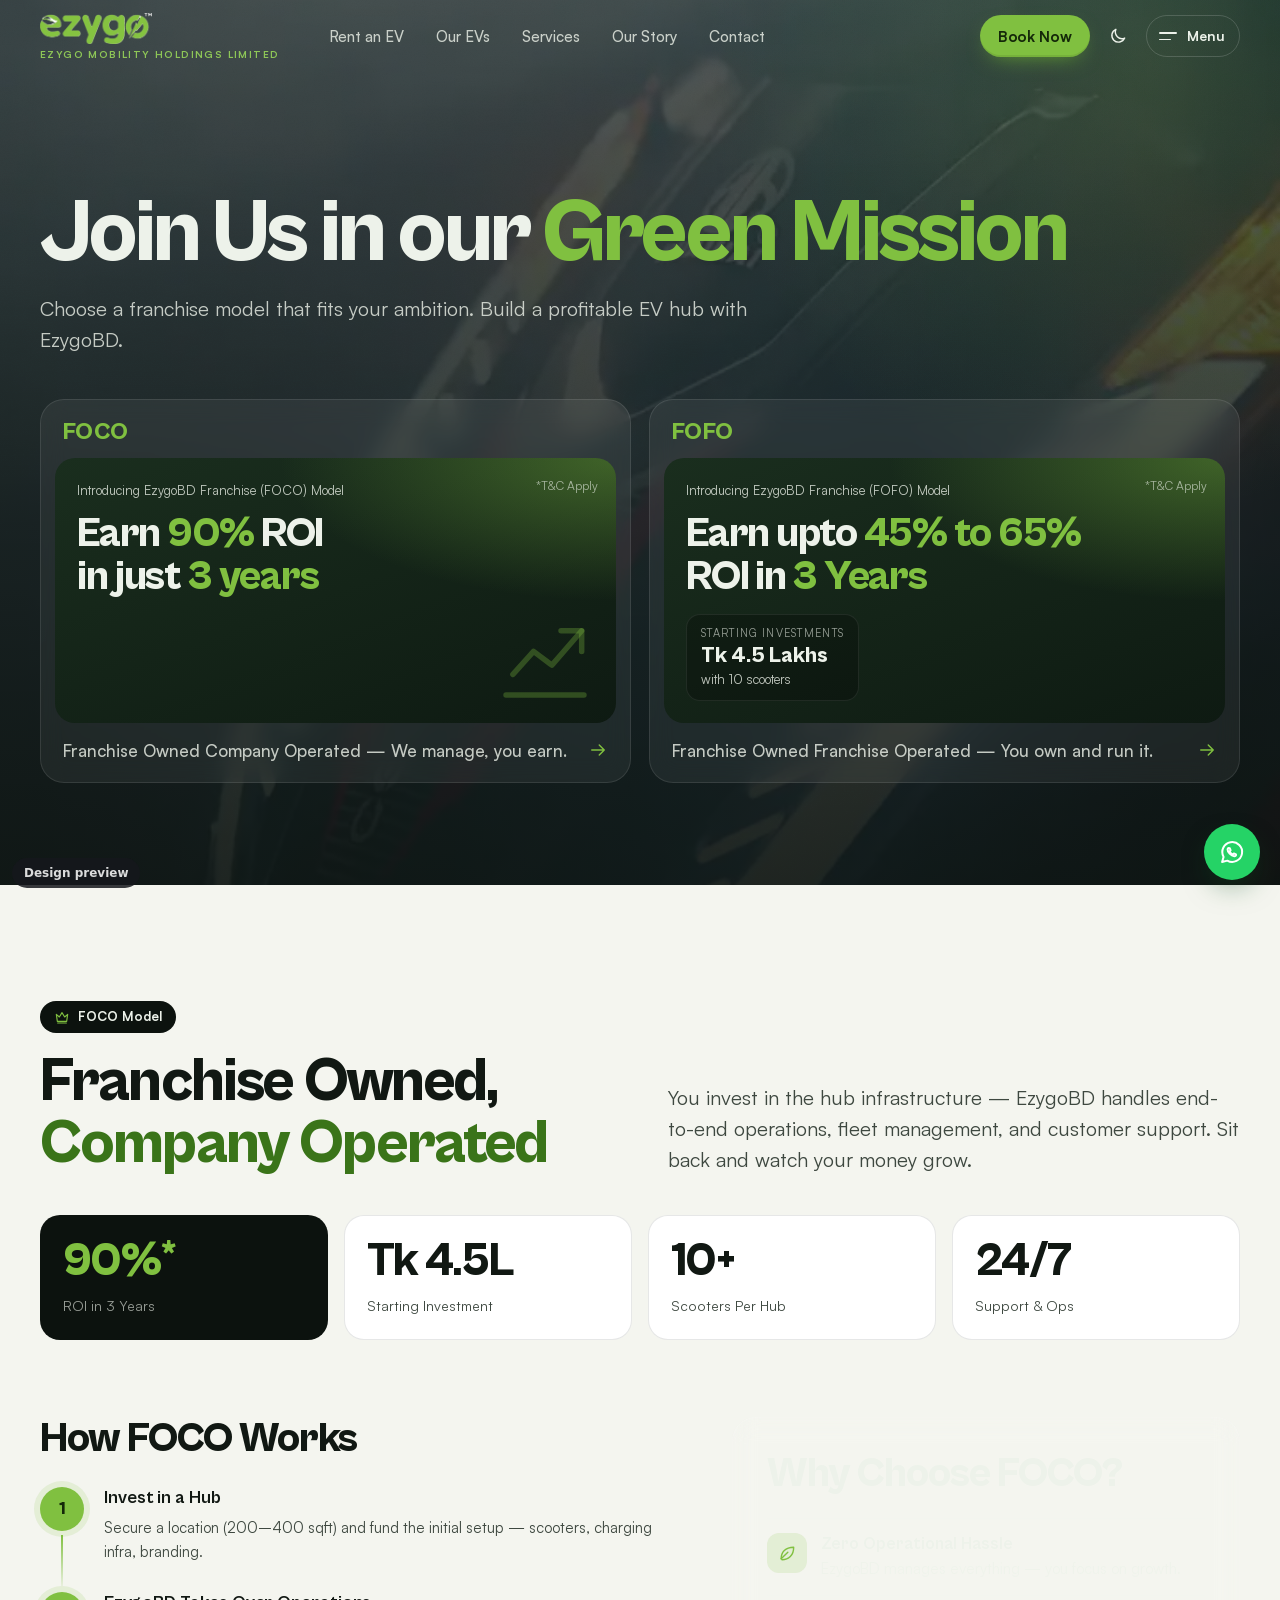
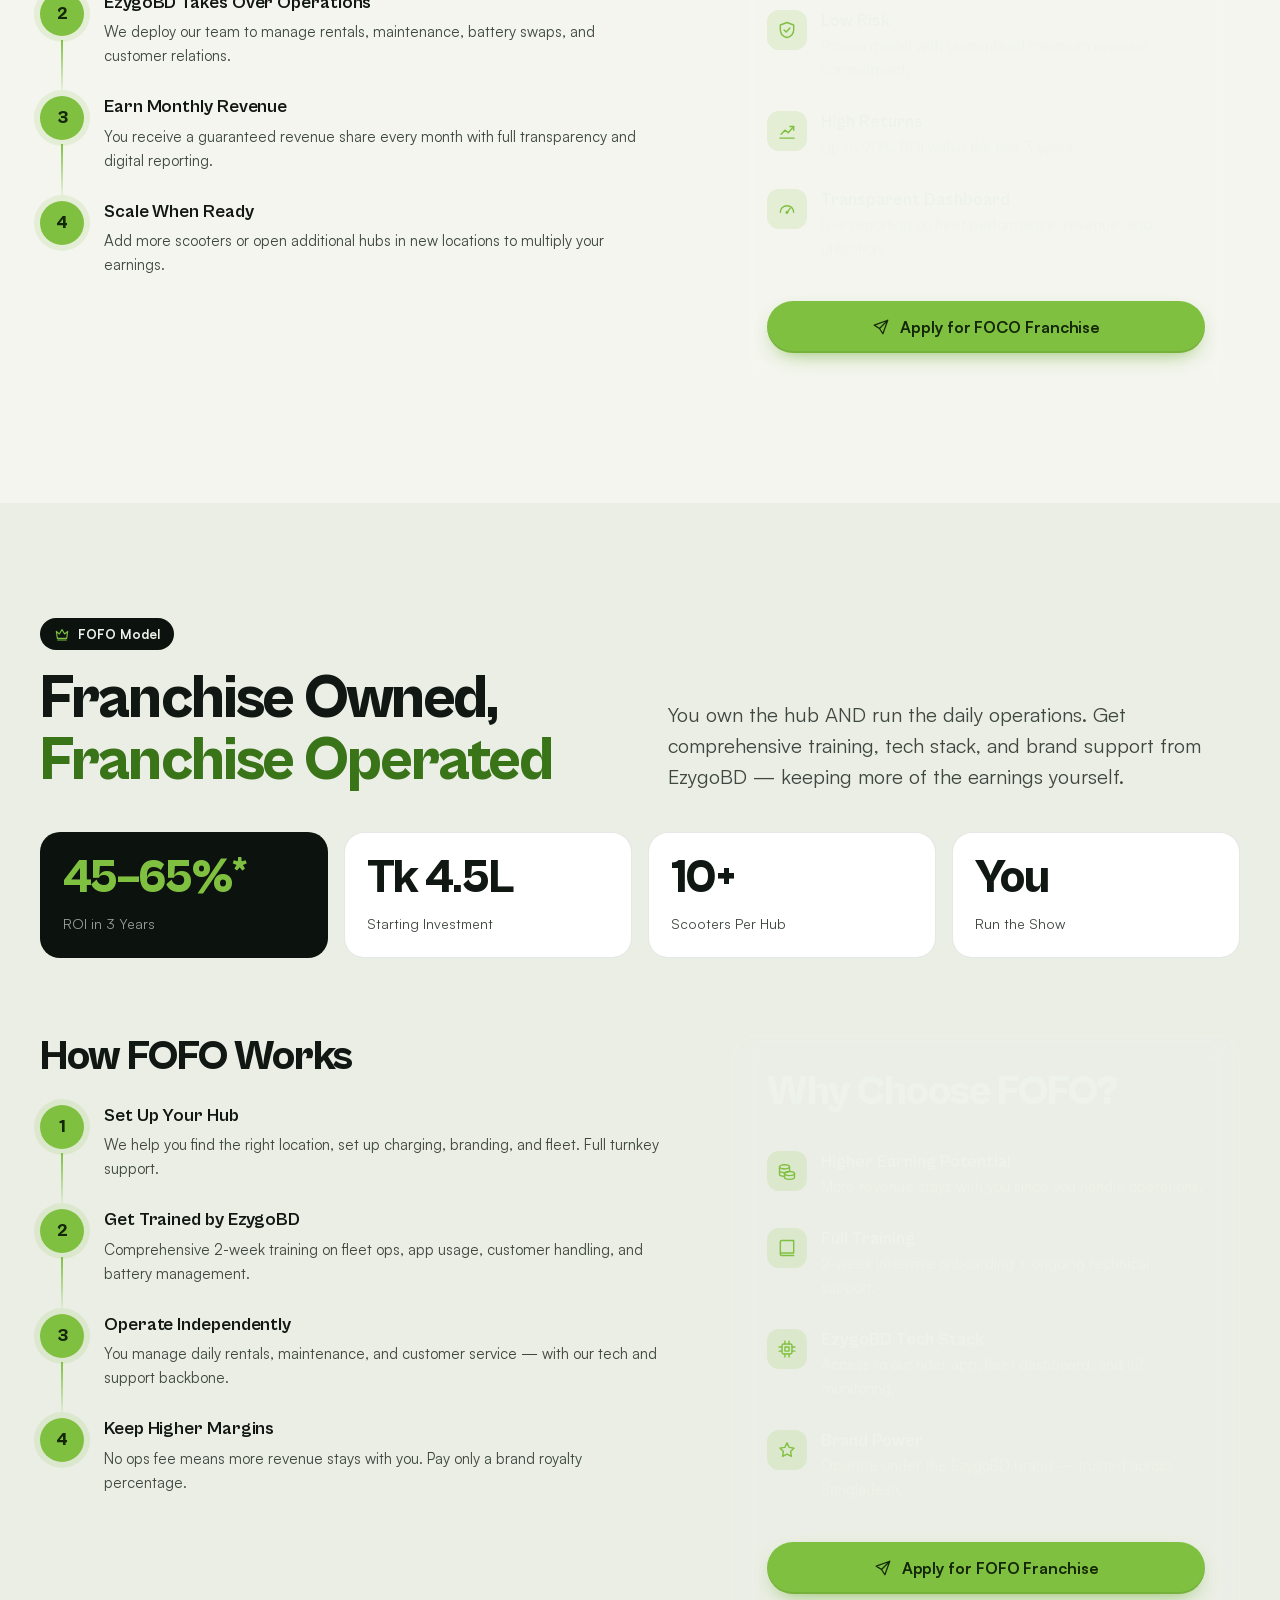
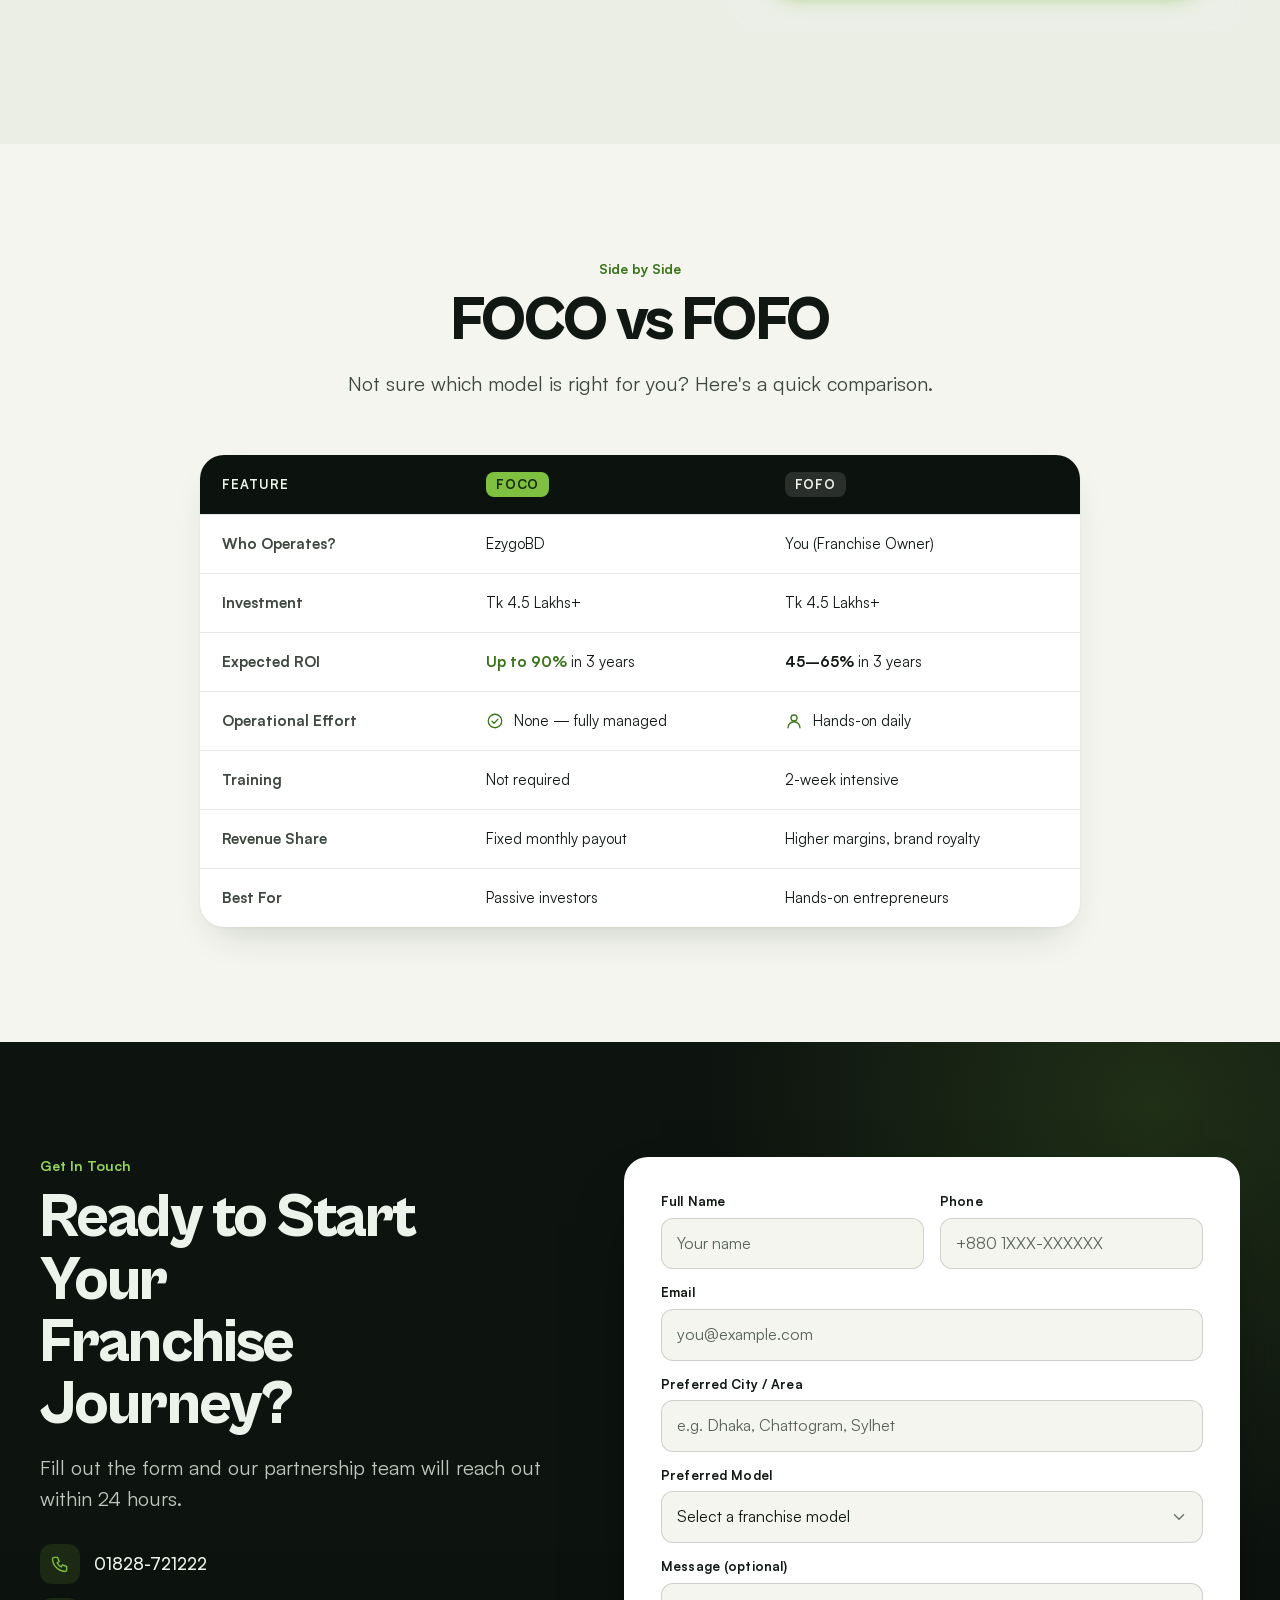
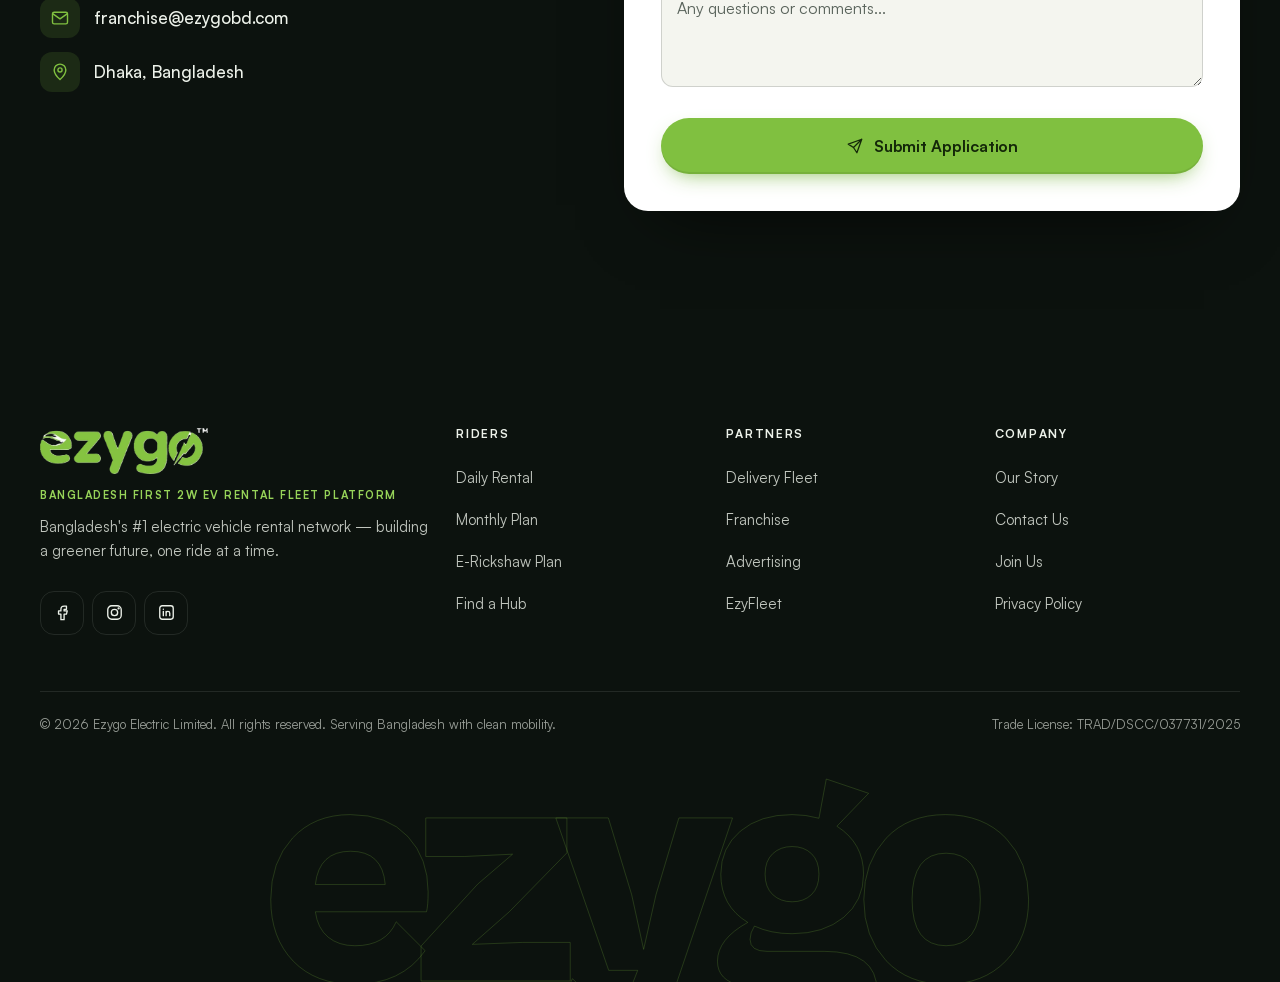
<file: preview/franchise.html>
<!DOCTYPE html>
<html lang="en">
<head>
  <meta charset="UTF-8">
  <meta name="viewport" content="width=device-width, initial-scale=1, viewport-fit=cover">
  <title>Franchise — EzygoBD | Partner With Us</title>
  <meta name="description" content="Partner with EzygoBD through our FOCO or FOFO franchise models. Earn up to 90% ROI in 3 years with Bangladesh&#039;s #1 EV rental network.">
  <link rel="canonical" href="https://www.ezygobd.com/franchise.php">
  <meta name="color-scheme" content="light dark">
  <meta name="theme-color" content="#0C120E">

  <link rel="icon" type="image/png" sizes="32x32" href="assets/img/icon-32.png">
  <link rel="apple-touch-icon" href="assets/img/icon-180.png">

  <meta property="og:type" content="website">
  <meta property="og:site_name" content="EzygoBD">
  <meta property="og:locale" content="en_US">
  <meta property="og:url" content="https://www.ezygobd.com/franchise.php">
  <meta property="og:title" content="Franchise — EzygoBD | Partner With Us">
  <meta property="og:description" content="Partner with EzygoBD through our FOCO or FOFO franchise models. Earn up to 90% ROI in 3 years with Bangladesh&#039;s #1 EV rental network.">
  <meta property="og:image" content="https://www.ezygobd.com/assets/img/og-cover.jpg">
  <meta property="og:image:width" content="1200">
  <meta property="og:image:height" content="630">
  <meta property="og:image:alt" content="EzygoBD — Bangladesh First 2W EV Rental Fleet Platform">
  <meta name="twitter:card" content="summary_large_image">
  <meta name="twitter:title" content="Franchise — EzygoBD | Partner With Us">
  <meta name="twitter:description" content="Partner with EzygoBD through our FOCO or FOFO franchise models. Earn up to 90% ROI in 3 years with Bangladesh&#039;s #1 EV rental network.">
  <meta name="twitter:image" content="https://www.ezygobd.com/assets/img/og-cover.jpg">

  <!-- Theme before paint (saved choice, else device setting); intro only once per visit -->
  <script>(function(d){var e=d.documentElement;e.className+=' js';setTimeout(function(){if(!window.ezygoReady)e.className=e.className.replace(' js','')},4000);try{var t=localStorage.getItem('ezygo-theme');if(t==='dark'||t==='light')e.setAttribute('data-theme',t);if(sessionStorage.getItem('ezygo-intro'))e.className+=' seen';sessionStorage.setItem('ezygo-intro','1')}catch(x){}})(document)</script>
  <link rel="preload" href="assets/fonts/cabinet-800.woff2" as="font" type="font/woff2" crossorigin>
  <link rel="preload" href="assets/fonts/satoshi-400.woff2" as="font" type="font/woff2" crossorigin>
  <link rel="stylesheet" href="assets/css/site.css?v=3.9">
  <script type="application/ld+json">
  {
    "@context": "https://schema.org",
    "@type": "LocalBusiness",
    "name": "EzygoBD",
    "legalName": "Ezygo Mobility Holdings Limited",
    "url": "https://www.ezygobd.com/",
    "logo": "https://www.ezygobd.com/assets/img/logo-480.png",
    "image": "https://www.ezygobd.com/assets/img/og-cover.jpg",
    "description": "Bangladesh First 2W EV Rental Fleet Platform: electric scooter and e-bike rental, delivery fleets, franchise and advertising.",
    "telephone": "+8801828721222",
    "email": "hello@ezygobd.com",
    "priceRange": "Tk 299+ per day",
    "address": {
      "@type": "PostalAddress",
      "streetAddress": "Plot 34, 7th Floor, Sonargaon Janapath Road",
      "addressLocality": "Dhaka",
      "addressCountry": "BD"
    },
    "sameAs": [
      "https://www.facebook.com/share/198cbcDwWD/",
      "https://www.instagram.com/rent_ezygo",
      "https://www.linkedin.com/company/ezygo-mobility-holdings-limited/"
    ]
  }
  </script>

  <meta name="robots" content="noindex, nofollow">
  <style>.preview-badge{position:fixed;left:12px;bottom:12px;z-index:9999;background:#16181D;color:#fff;font:600 12px/1 system-ui,sans-serif;padding:9px 12px;border-radius:999px;opacity:.85}
  .preview-toast{position:fixed;left:50%;bottom:24px;transform:translateX(-50%);z-index:9999;max-width:min(92vw,420px);background:#16181D;color:#fff;font:15px/1.45 system-ui,sans-serif;padding:14px 18px;border-radius:14px;box-shadow:0 8px 30px rgba(0,0,0,.25)}</style>
  <script>document.addEventListener('submit',function(e){e.preventDefault();e.stopImmediatePropagation();var t=document.createElement('div');t.className='preview-toast';t.setAttribute('role','status');t.textContent='This is a design preview, so forms are switched off. Nothing was sent.';document.body.appendChild(t);setTimeout(function(){t.remove()},4500)},true);</script>
</head>
<body><div class="preview-badge" aria-hidden="true">Design preview</div>
  <a class="skip" href="#main">Skip to content</a>

  <!-- Intro: once per visit, CSS only -->
  <div class="intro" aria-hidden="true">
    <div class="intro__in">
      <span class="intro__glow"></span>
      <img src="assets/img/logo-480.webp" width="240" height="65" alt="">
      <div class="intro__meter"><span class="intro__bar"><span></span></span><span class="intro__pct">0</span></div>
      <p class="intro__tag">Bangladesh First EV Network</p>
    </div>
  </div>

  <header class="site-head" id="top">
    <div class="site-head__in wrap">
      <a href="index.html" class="brand" aria-label="EzygoBD home">
        <picture><source type="image/webp" srcset="assets/img/logo-240.webp 1x, assets/img/logo-480.webp 2x"><img src="assets/img/logo-240.png" width="120" height="33" alt="EzygoBD"></picture>
        <span class="brand__tag">Ezygo Mobility Holdings Limited</span>
      </a>

      <nav class="nav" aria-label="Main">
        <a href="index.html#rent-ev">Rent an EV</a>
        <a href="evs.html">Our EVs</a>
        <a href="services.html">Services</a>
        <a href="about.html">Our Story</a>
        <a href="contact.html">Contact</a>
      </nav>

      <div class="site-head__act">
        <a href="index.html#rent-ev" class="btn btn--lime btn--sm site-head__cta">Book Now</a>
        <button class="icon-btn theme-btn" type="button" id="themeToggle" aria-label="Switch to dark mode" aria-pressed="false">
          <svg class="ic" viewBox="0 0 24 24" width="24" height="24" fill="none" stroke="currentColor" stroke-width="1.7" stroke-linecap="round" stroke-linejoin="round" aria-hidden="true" focusable="false"><path d="M20 14.5A8 8 0 0 1 9.5 4a8 8 0 1 0 10.5 10.5z"/></svg><svg class="ic" viewBox="0 0 24 24" width="24" height="24" fill="none" stroke="currentColor" stroke-width="1.7" stroke-linecap="round" stroke-linejoin="round" aria-hidden="true" focusable="false"><circle cx="12" cy="12" r="4"/><path d="M12 2.5v2M12 19.5v2M4.6 4.6l1.4 1.4M18 18l1.4 1.4M2.5 12h2M19.5 12h2M4.6 19.4L6 18M18 6l1.4-1.4"/></svg>        </button>
        <button class="icon-btn menu-btn" type="button" id="menuBtn" aria-label="Open menu" aria-expanded="false" aria-controls="megaMenu">
          <span class="menu-btn__lines"><span></span><span></span></span>
          <span class="menu-btn__txt">Menu</span>
        </button>
      </div>
    </div>
  </header>

  <!-- Full-screen menu -->
  <div class="mega" id="megaMenu" role="dialog" aria-modal="true" aria-label="Site menu" hidden>
    <div class="mega__in wrap">
      <div class="mega__top">
        <a href="index.html" class="mega__brand">
          <img src="assets/img/logo-240.webp" width="120" height="33" alt="EzygoBD">
          <span>Bangladesh First 2W EV Rental Fleet Platform</span>
        </a>
        <button class="icon-btn mega__close" type="button" id="megaClose" aria-label="Close menu"><svg class="ic" viewBox="0 0 24 24" width="24" height="24" fill="none" stroke="currentColor" stroke-width="1.7" stroke-linecap="round" stroke-linejoin="round" aria-hidden="true" focusable="false"><path d="M6 6l12 12M18 6L6 18"/></svg></button>
      </div>

      <div class="mega__cols">
        <div class="mega__col">
          <h2>Home</h2>
          <ul>
            <li><a href="index.html">Home</a></li>
            <li><a href="index.html#rent-ev">Rent an EV</a></li>
            <li><a href="index.html#ev-specs">Vehicle Specs</a></li>
            <li><a href="evs.html#ezyfleet">EzyFleet</a></li>
          </ul>
        </div>
        <div class="mega__col">
          <h2>Our Story</h2>
          <ul>
            <li><a href="about.html">About Us</a></li>
            <li><a href="about.html#certificates">Certificates</a></li>
            <li><a href="about.html#awards">Winning Awards</a></li>
          </ul>
        </div>
        <div class="mega__col">
          <h2 class="mega__ghost">Team</h2>
          <ul>
            <li><a href="team.html">Team</a></li>
          </ul>
        </div>
        <div class="mega__col">
          <h2>Services</h2>
          <ul>
            <li><a href="services.html">EV Rental Plans</a></li>
            <li><a href="services.html#delivery">Delivery Fleet</a></li>
            <li><a href="services.html#corporate">Corporate Fleet</a></li>
            <li><a href="services.html#rent-to-own">Rent to Own</a></li>
          </ul>
        </div>
        <div class="mega__col">
          <h2>Contact Us</h2>
          <ul>
            <li><a href="contact.html">Contact Us</a></li>
          </ul>
        </div>
        <div class="mega__col">
          <h2>Join Us</h2>
          <ul>
            <li><a href="join.html">Join Us</a></li>
            <li><a href="join.html#franchise">Franchise (FOCO)</a></li>
            <li><a href="join.html#franchise">Franchise (FOFO)</a></li>
          </ul>
        </div>
      </div>

      <div class="mega__cards">
        <a href="index.html#rent-ev" class="mega__card"><svg class="ic" viewBox="0 0 24 24" width="24" height="24" fill="none" stroke="currentColor" stroke-width="1.7" stroke-linecap="round" stroke-linejoin="round" aria-hidden="true" focusable="false"><circle cx="5.5" cy="17" r="2.5"/><circle cx="18.5" cy="17" r="2.5"/><path d="M8 17h7.5l3-6.5H21M15 4.5h2l1.5 6M5.5 14.5l2-4h6"/></svg><span>Rent an EV</span><svg class="ic" viewBox="0 0 24 24" width="24" height="24" fill="none" stroke="currentColor" stroke-width="1.7" stroke-linecap="round" stroke-linejoin="round" aria-hidden="true" focusable="false"><path d="M7 17L17 7M8.5 7H17v8.5"/></svg></a>
        <a href="services.html" class="mega__card"><svg class="ic" viewBox="0 0 24 24" width="24" height="24" fill="none" stroke="currentColor" stroke-width="1.7" stroke-linecap="round" stroke-linejoin="round" aria-hidden="true" focusable="false"><path d="M2.5 6h11v10h-11zM13.5 9.5h4l3 3.5V16h-7"/><circle cx="6.5" cy="17.5" r="2"/><circle cx="17" cy="17.5" r="2"/></svg><span>Delivery Fleet</span><svg class="ic" viewBox="0 0 24 24" width="24" height="24" fill="none" stroke="currentColor" stroke-width="1.7" stroke-linecap="round" stroke-linejoin="round" aria-hidden="true" focusable="false"><path d="M7 17L17 7M8.5 7H17v8.5"/></svg></a>
        <a href="join.html#franchise" class="mega__card"><svg class="ic" viewBox="0 0 24 24" width="24" height="24" fill="none" stroke="currentColor" stroke-width="1.7" stroke-linecap="round" stroke-linejoin="round" aria-hidden="true" focusable="false"><path d="M3.5 8l4.5 4 4-6.5 4 6.5 4.5-4-1.5 10.5h-14L3.5 8z"/><path d="M5.5 21h13"/></svg><span>Franchise</span><svg class="ic" viewBox="0 0 24 24" width="24" height="24" fill="none" stroke="currentColor" stroke-width="1.7" stroke-linecap="round" stroke-linejoin="round" aria-hidden="true" focusable="false"><path d="M7 17L17 7M8.5 7H17v8.5"/></svg></a>
        <a href="contact.html" class="mega__card"><svg class="ic" viewBox="0 0 24 24" width="24" height="24" fill="none" stroke="currentColor" stroke-width="1.7" stroke-linecap="round" stroke-linejoin="round" aria-hidden="true" focusable="false"><path d="M4 13v-1a8 8 0 0 1 16 0v1"/><rect x="3" y="13" width="4" height="6" rx="1.5"/><rect x="17" y="13" width="4" height="6" rx="1.5"/><path d="M19 19c0 1.5-2 2.5-5 2.5"/></svg><span>Contact Us</span><svg class="ic" viewBox="0 0 24 24" width="24" height="24" fill="none" stroke="currentColor" stroke-width="1.7" stroke-linecap="round" stroke-linejoin="round" aria-hidden="true" focusable="false"><path d="M7 17L17 7M8.5 7H17v8.5"/></svg></a>
      </div>
    </div>
  </div>

<main id="main">

  <!-- ============ HERO ============ -->
  <section class="hero hero--fr">
    <video class="hero__video" muted loop playsinline preload="none" aria-hidden="true" tabindex="-1" poster="assets/video/ezygo-hero-poster.webp" data-autoplay><source src="assets/video/ezygo-hero-480.mp4" type="video/mp4" media="(max-width: 640px)"><source src="assets/video/ezygo-hero-720.mp4" type="video/mp4"></video>    <div class="glow"></div>
    <div class="hero__in wrap">
      <h1 class="d1 balance" data-reveal style="--i:0">Join Us in our <em>Green Mission</em></h1>
      <p class="lead" data-reveal style="--i:1">Choose a franchise model that fits your ambition. Build a profitable EV hub with EzygoBD.</p>
      <div class="pick" data-stagger="pop">
        <a href="#foco" class="pick__card">
          <h2 class="pick__name">FOCO</h2>
          <div class="pick__banner">
            <span class="pick__kick">Introducing EzygoBD Franchise (FOCO) Model</span>
            <h3 class="pick__h">Earn <em>90%</em> ROI<br>in just <em>3 years</em></h3>
            <span class="pick__deco"><svg class="ic" viewBox="0 0 24 24" width="24" height="24" fill="none" stroke="currentColor" stroke-width="1.7" stroke-linecap="round" stroke-linejoin="round" aria-hidden="true" focusable="false"><path d="M3.5 20.5h17M5 16l4.5-5 4 3L20 6.5"/><path d="M15.5 6.5H20V11"/></svg></span>
            <span class="pick__note">*T&amp;C Apply</span>
          </div>
          <p class="pick__desc">Franchise Owned Company Operated — We manage, you earn. <svg class="ic" viewBox="0 0 24 24" width="24" height="24" fill="none" stroke="currentColor" stroke-width="1.7" stroke-linecap="round" stroke-linejoin="round" aria-hidden="true" focusable="false"><path d="M4.5 12h15M13.5 6l6 6-6 6"/></svg></p>
        </a>
        <a href="#fofo" class="pick__card">
          <h2 class="pick__name">FOFO</h2>
          <div class="pick__banner">
            <span class="pick__kick">Introducing EzygoBD Franchise (FOFO) Model</span>
            <h3 class="pick__h">Earn upto <em>45% to 65%</em><br>ROI in <em>3 Years</em></h3>
            <div class="pick__invest"><span>Starting Investments</span><b>Tk 4.5 Lakhs</b><small>with 10 scooters</small></div>
            <span class="pick__note">*T&amp;C Apply</span>
          </div>
          <p class="pick__desc">Franchise Owned Franchise Operated — You own and run it. <svg class="ic" viewBox="0 0 24 24" width="24" height="24" fill="none" stroke="currentColor" stroke-width="1.7" stroke-linecap="round" stroke-linejoin="round" aria-hidden="true" focusable="false"><path d="M4.5 12h15M13.5 6l6 6-6 6"/></svg></p>
        </a>
      </div>
    </div>
  </section>

  <section class="sec" id="foco">
    <div class="wrap">
      <div class="model-head">
        <div>
          <span class="pill" data-reveal><svg class="ic" viewBox="0 0 24 24" width="24" height="24" fill="none" stroke="currentColor" stroke-width="1.7" stroke-linecap="round" stroke-linejoin="round" aria-hidden="true" focusable="false"><path d="M3.5 8l4.5 4 4-6.5 4 6.5 4.5-4-1.5 10.5h-14L3.5 8z"/><path d="M5.5 21h13"/></svg> FOCO Model</span>
          <h2 class="d2" data-reveal style="--i:1">Franchise Owned,<br><em>Company Operated</em></h2>
        </div>
        <p class="lead" data-reveal style="--i:2">You invest in the hub infrastructure — EzygoBD handles end-to-end operations, fleet management, and customer support. Sit back and watch your money grow.</p>
      </div>
      <div class="metrics" data-stagger="pop">
        <div class="metric"><p class="metric__v">90%*</p><p class="metric__l">ROI in 3 Years</p></div>
        <div class="metric"><p class="metric__v">Tk 4.5L</p><p class="metric__l">Starting Investment</p></div>
        <div class="metric"><p class="metric__v">10+</p><p class="metric__l">Scooters Per Hub</p></div>
        <div class="metric"><p class="metric__v">24/7</p><p class="metric__l">Support &amp; Ops</p></div>
      </div>
      <div class="model-body">
        <div>
          <h3 class="d3" data-reveal>How FOCO Works</h3>
          <ol class="steps" data-stagger>
            <li class="step"><span class="step__n">1</span><div><h4 class="h4">Invest in a Hub</h4><p>Secure a location (200–400 sqft) and fund the initial setup — scooters, charging infra, branding.</p></div></li>
            <li class="step"><span class="step__n">2</span><div><h4 class="h4">EzygoBD Takes Over Operations</h4><p>We deploy our team to manage rentals, maintenance, battery swaps, and customer relations.</p></div></li>
            <li class="step"><span class="step__n">3</span><div><h4 class="h4">Earn Monthly Revenue</h4><p>You receive a guaranteed revenue share every month with full transparency and digital reporting.</p></div></li>
            <li class="step"><span class="step__n">4</span><div><h4 class="h4">Scale When Ready</h4><p>Add more scooters or open additional hubs in new locations to multiply your earnings.</p></div></li>
          </ol>
        </div>
        <div class="why" data-reveal="right">
          <h3 class="d3">Why Choose FOCO?</h3>
          <ul>
            <li><span class="why__ic"><svg class="ic" viewBox="0 0 24 24" width="24" height="24" fill="none" stroke="currentColor" stroke-width="1.7" stroke-linecap="round" stroke-linejoin="round" aria-hidden="true" focusable="false"><path d="M5 19c0-8 5-14 15-14 0 10-6 15-14 15"/><path d="M5 19l8-8"/></svg></span><div><h4 class="why__t">Zero Operational Hassle</h4><p>EzygoBD manages everything — you focus on growth.</p></div></li>
            <li><span class="why__ic"><svg class="ic" viewBox="0 0 24 24" width="24" height="24" fill="none" stroke="currentColor" stroke-width="1.7" stroke-linecap="round" stroke-linejoin="round" aria-hidden="true" focusable="false"><path d="M12 3l8 3v6c0 4.5-3.4 8.3-8 9-4.6-.7-8-4.5-8-9V6l8-3z"/><path d="M8.5 12l2.5 2.5 4.5-5"/></svg></span><div><h4 class="why__t">Low Risk</h4><p>Proven model with guaranteed minimum revenue commitment.</p></div></li>
            <li><span class="why__ic"><svg class="ic" viewBox="0 0 24 24" width="24" height="24" fill="none" stroke="currentColor" stroke-width="1.7" stroke-linecap="round" stroke-linejoin="round" aria-hidden="true" focusable="false"><path d="M3.5 20.5h17M5 16l4.5-5 4 3L20 6.5"/><path d="M15.5 6.5H20V11"/></svg></span><div><h4 class="why__t">High Returns</h4><p>Up to 90% ROI within the first 3 years.</p></div></li>
            <li><span class="why__ic"><svg class="ic" viewBox="0 0 24 24" width="24" height="24" fill="none" stroke="currentColor" stroke-width="1.7" stroke-linecap="round" stroke-linejoin="round" aria-hidden="true" focusable="false"><path d="M4 16a8 8 0 1 1 16 0"/><path d="M12 16l4-5"/><circle cx="12" cy="16" r="1"/></svg></span><div><h4 class="why__t">Transparent Dashboard</h4><p>Live reporting on fleet performance, revenue, and utilisation.</p></div></li>
          </ul>
          <a href="#fr-contact" class="btn btn--lime btn--block"><svg class="ic" viewBox="0 0 24 24" width="24" height="24" fill="none" stroke="currentColor" stroke-width="1.7" stroke-linecap="round" stroke-linejoin="round" aria-hidden="true" focusable="false"><path d="M21 3L10 14M21 3l-6.5 18-4.5-7-7-4.5L21 3z"/></svg> Apply for FOCO Franchise</a>
        </div>
      </div>
    </div>
  </section>
  <section class="sec sec--tint" id="fofo">
    <div class="wrap">
      <div class="model-head">
        <div>
          <span class="pill" data-reveal><svg class="ic" viewBox="0 0 24 24" width="24" height="24" fill="none" stroke="currentColor" stroke-width="1.7" stroke-linecap="round" stroke-linejoin="round" aria-hidden="true" focusable="false"><path d="M3.5 8l4.5 4 4-6.5 4 6.5 4.5-4-1.5 10.5h-14L3.5 8z"/><path d="M5.5 21h13"/></svg> FOFO Model</span>
          <h2 class="d2" data-reveal style="--i:1">Franchise Owned,<br><em>Franchise Operated</em></h2>
        </div>
        <p class="lead" data-reveal style="--i:2">You own the hub AND run the daily operations. Get comprehensive training, tech stack, and brand support from EzygoBD — keeping more of the earnings yourself.</p>
      </div>
      <div class="metrics" data-stagger="pop">
        <div class="metric"><p class="metric__v">45–65%*</p><p class="metric__l">ROI in 3 Years</p></div>
        <div class="metric"><p class="metric__v">Tk 4.5L</p><p class="metric__l">Starting Investment</p></div>
        <div class="metric"><p class="metric__v">10+</p><p class="metric__l">Scooters Per Hub</p></div>
        <div class="metric"><p class="metric__v">You</p><p class="metric__l">Run the Show</p></div>
      </div>
      <div class="model-body">
        <div>
          <h3 class="d3" data-reveal>How FOFO Works</h3>
          <ol class="steps" data-stagger>
            <li class="step"><span class="step__n">1</span><div><h4 class="h4">Set Up Your Hub</h4><p>We help you find the right location, set up charging, branding, and fleet. Full turnkey support.</p></div></li>
            <li class="step"><span class="step__n">2</span><div><h4 class="h4">Get Trained by EzygoBD</h4><p>Comprehensive 2-week training on fleet ops, app usage, customer handling, and battery management.</p></div></li>
            <li class="step"><span class="step__n">3</span><div><h4 class="h4">Operate Independently</h4><p>You manage daily rentals, maintenance, and customer service — with our tech and support backbone.</p></div></li>
            <li class="step"><span class="step__n">4</span><div><h4 class="h4">Keep Higher Margins</h4><p>No ops fee means more revenue stays with you. Pay only a brand royalty percentage.</p></div></li>
          </ol>
        </div>
        <div class="why" data-reveal="right">
          <h3 class="d3">Why Choose FOFO?</h3>
          <ul>
            <li><span class="why__ic"><svg class="ic" viewBox="0 0 24 24" width="24" height="24" fill="none" stroke="currentColor" stroke-width="1.7" stroke-linecap="round" stroke-linejoin="round" aria-hidden="true" focusable="false"><ellipse cx="9" cy="7" rx="6" ry="2.5"/><path d="M3 7v4.5C3 12.9 5.7 14 9 14s6-1.1 6-2.5V7M3 11.5V16c0 1.4 2.7 2.5 6 2.5"/><ellipse cx="15" cy="15" rx="6" ry="2.5"/><path d="M9 15v4.5c0 1.4 2.7 2.5 6 2.5s6-1.1 6-2.5V15"/></svg></span><div><h4 class="why__t">Higher Earning Potential</h4><p>More revenue stays with you since you handle operations.</p></div></li>
            <li><span class="why__ic"><svg class="ic" viewBox="0 0 24 24" width="24" height="24" fill="none" stroke="currentColor" stroke-width="1.7" stroke-linecap="round" stroke-linejoin="round" aria-hidden="true" focusable="false"><path d="M4 4.5A1.5 1.5 0 0 1 5.5 3H20v15H5.5A1.5 1.5 0 0 0 4 19.5v-15zM4 19.5A1.5 1.5 0 0 0 5.5 21H20"/></svg></span><div><h4 class="why__t">Full Training</h4><p>2-week intensive onboarding + ongoing technical support.</p></div></li>
            <li><span class="why__ic"><svg class="ic" viewBox="0 0 24 24" width="24" height="24" fill="none" stroke="currentColor" stroke-width="1.7" stroke-linecap="round" stroke-linejoin="round" aria-hidden="true" focusable="false"><rect x="6" y="6" width="12" height="12" rx="2"/><rect x="9.5" y="9.5" width="5" height="5" rx=".5"/><path d="M9.5 2.5V6M14.5 2.5V6M9.5 18v3.5M14.5 18v3.5M2.5 9.5H6M2.5 14.5H6M18 9.5h3.5M18 14.5h3.5"/></svg></span><div><h4 class="why__t">EzygoBD Tech Stack</h4><p>Access to our rider app, fleet dashboard, and IoT monitoring.</p></div></li>
            <li><span class="why__ic"><svg class="ic" viewBox="0 0 24 24" width="24" height="24" fill="none" stroke="currentColor" stroke-width="1.7" stroke-linecap="round" stroke-linejoin="round" aria-hidden="true" focusable="false"><path d="M12 3.5l2.6 5.3 5.9.9-4.2 4.1 1 5.8L12 16.9l-5.3 2.7 1-5.8-4.2-4.1 5.9-.9L12 3.5z"/></svg></span><div><h4 class="why__t">Brand Power</h4><p>Operate under the EzygoBD brand — trusted across Bangladesh.</p></div></li>
          </ul>
          <a href="#fr-contact" class="btn btn--lime btn--block"><svg class="ic" viewBox="0 0 24 24" width="24" height="24" fill="none" stroke="currentColor" stroke-width="1.7" stroke-linecap="round" stroke-linejoin="round" aria-hidden="true" focusable="false"><path d="M21 3L10 14M21 3l-6.5 18-4.5-7-7-4.5L21 3z"/></svg> Apply for FOFO Franchise</a>
        </div>
      </div>
    </div>
  </section>

  <!-- ============ COMPARISON TABLE ============ -->
  <section class="sec">
    <div class="wrap wrap--narrow">
      <div class="head head--center">
        <p class="kick" data-reveal>Side by Side</p>
        <h2 class="d2" data-reveal style="--i:1">FOCO vs FOFO</h2>
        <p class="lead" data-reveal style="--i:2">Not sure which model is right for you? Here's a quick comparison.</p>
      </div>
      <div class="table-wrap" data-reveal>
        <table class="compare">
          <thead><tr><th scope="col">Feature</th><th scope="col"><span class="th-tag th-tag--lime">FOCO</span></th><th scope="col"><span class="th-tag">FOFO</span></th></tr></thead>
          <tbody>
            <tr><th scope="row">Who Operates?</th><td>EzygoBD</td><td>You (Franchise Owner)</td></tr>
            <tr><th scope="row">Investment</th><td>Tk 4.5 Lakhs+</td><td>Tk 4.5 Lakhs+</td></tr>
            <tr><th scope="row">Expected ROI</th><td><strong class="hl">Up to 90%</strong> in 3 years</td><td><strong>45–65%</strong> in 3 years</td></tr>
            <tr><th scope="row">Operational Effort</th><td><svg class="ic" viewBox="0 0 24 24" width="24" height="24" fill="none" stroke="currentColor" stroke-width="1.7" stroke-linecap="round" stroke-linejoin="round" aria-hidden="true" focusable="false"><circle cx="12" cy="12" r="9"/><path d="M8 12.3l2.7 2.7L16 9.5"/></svg> None — fully managed</td><td><svg class="ic" viewBox="0 0 24 24" width="24" height="24" fill="none" stroke="currentColor" stroke-width="1.7" stroke-linecap="round" stroke-linejoin="round" aria-hidden="true" focusable="false"><circle cx="12" cy="8" r="4"/><path d="M4 21a8 8 0 0 1 16 0"/></svg> Hands-on daily</td></tr>
            <tr><th scope="row">Training</th><td>Not required</td><td>2-week intensive</td></tr>
            <tr><th scope="row">Revenue Share</th><td>Fixed monthly payout</td><td>Higher margins, brand royalty</td></tr>
            <tr><th scope="row">Best For</th><td>Passive investors</td><td>Hands-on entrepreneurs</td></tr>
          </tbody>
        </table>
      </div>
    </div>
  </section>

  <!-- ============ APPLY ============ -->
  <section class="sec sec--night" id="fr-contact">
    <div class="glow"></div>
    <div class="wrap reach">
      <div>
        <p class="kick" data-reveal>Get In Touch</p>
        <h2 class="d2" data-reveal style="--i:1">Ready to Start Your<br>Franchise Journey?</h2>
        <p class="lead" data-reveal style="--i:2">Fill out the form and our partnership team will reach out within 24 hours.</p>
        <ul class="info-rows" data-stagger>
          <li><svg class="ic" viewBox="0 0 24 24" width="24" height="24" fill="none" stroke="currentColor" stroke-width="1.7" stroke-linecap="round" stroke-linejoin="round" aria-hidden="true" focusable="false"><path d="M5 4h4l2 5-2.5 1.5a11 11 0 0 0 5 5L15 13l5 2v4a2 2 0 0 1-2 2A16 16 0 0 1 3 6a2 2 0 0 1 2-2z"/></svg> <a href="tel:+8801828721222">01828-721222</a></li>
          <li><svg class="ic" viewBox="0 0 24 24" width="24" height="24" fill="none" stroke="currentColor" stroke-width="1.7" stroke-linecap="round" stroke-linejoin="round" aria-hidden="true" focusable="false"><rect x="3" y="5" width="18" height="14" rx="2"/><path d="M3.5 7l8.5 6 8.5-6"/></svg> <a href="mailto:franchise@ezygobd.com">franchise@ezygobd.com</a></li>
          <li><svg class="ic" viewBox="0 0 24 24" width="24" height="24" fill="none" stroke="currentColor" stroke-width="1.7" stroke-linecap="round" stroke-linejoin="round" aria-hidden="true" focusable="false"><path d="M12 21s-7-6.2-7-11.5a7 7 0 0 1 14 0C19 14.8 12 21 12 21z"/><circle cx="12" cy="9.5" r="2.5"/></svg> <span>Dhaka, Bangladesh</span></li>
        </ul>
      </div>
      <div class="form-card" data-reveal="pop">
        <form action="form-handler.html" method="POST" data-form="franchise" class="fields">
          <input type="hidden" name="form_type" value="franchise"><div class="hp" aria-hidden="true"><label for="hp-1">Leave this empty</label><input type="text" id="hp-1" name="website" tabindex="-1" autocomplete="off"></div><input type="hidden" name="_t" value="1794945670">          <p class="form-msg form-msg--ok" data-notice="success" role="status" hidden>Thank you. Your application is in. Our partnership team will reach out within 24 hours.</p>
          <p class="form-msg form-msg--err" data-notice="error" role="alert" hidden>Your application didn't go through. Please check the fields, or call 01828-721222.</p>
          <div class="row2">
            <div class="field"><label for="frName">Full Name</label><input type="text" id="frName" name="name" placeholder="Your name" autocomplete="name" required></div>
            <div class="field"><label for="frPhone">Phone</label><input type="tel" pattern="\+?[0-9][0-9 \(\)\-]{5,24}" id="frPhone" name="phone" placeholder="+880 1XXX-XXXXXX" autocomplete="tel" required></div>
          </div>
          <div class="field"><label for="frEmail">Email</label><input type="email" id="frEmail" name="email" placeholder="you@example.com" autocomplete="email" required></div>
          <div class="field"><label for="frCity">Preferred City / Area</label><input type="text" id="frCity" name="city" placeholder="e.g. Dhaka, Chattogram, Sylhet"></div>
          <div class="field"><label for="frModel">Preferred Model</label>
            <select id="frModel" name="model">
              <option value="">Select a franchise model</option><option value="foco">FOCO — Company Operated</option><option value="fofo">FOFO — Franchise Operated</option><option value="both">Not sure — tell me more</option>
            </select></div>
          <div class="field"><label for="frMsg">Message (optional)</label><textarea id="frMsg" name="message" rows="3" placeholder="Any questions or comments..."></textarea></div>
          <button type="submit" class="btn btn--lime"><svg class="ic" viewBox="0 0 24 24" width="24" height="24" fill="none" stroke="currentColor" stroke-width="1.7" stroke-linecap="round" stroke-linejoin="round" aria-hidden="true" focusable="false"><path d="M21 3L10 14M21 3l-6.5 18-4.5-7-7-4.5L21 3z"/></svg> Submit Application</button>
        </form>
      </div>
    </div>
  </section>

</main>

  <footer class="foot">
    <div class="wrap">
      <div class="foot__grid">
        <div class="foot__brand">
          <img src="assets/img/logo-480.webp" width="200" height="54" alt="Ezygo Electric Limited logo" loading="lazy">
          <p class="foot__tag">Bangladesh First 2W EV Rental Fleet Platform</p>
          <p class="foot__about">Bangladesh's #1 electric vehicle rental network — building a greener future, one ride at a time.</p>
          <div class="socials">
            <a href="https://www.facebook.com/share/198cbcDwWD/" aria-label="Facebook" rel="noopener noreferrer" target="_blank"><svg class="ic" viewBox="0 0 24 24" width="24" height="24" fill="none" stroke="currentColor" stroke-width="1.7" stroke-linecap="round" stroke-linejoin="round" aria-hidden="true" focusable="false"><path d="M14 8h3V4h-3a4 4 0 0 0-4 4v2H7v4h3v7h4v-7h3l1-4h-4V8z"/></svg></a>
            <a href="https://www.instagram.com/rent_ezygo" aria-label="Instagram" rel="noopener noreferrer" target="_blank"><svg class="ic" viewBox="0 0 24 24" width="24" height="24" fill="none" stroke="currentColor" stroke-width="1.7" stroke-linecap="round" stroke-linejoin="round" aria-hidden="true" focusable="false"><rect x="3.5" y="3.5" width="17" height="17" rx="5"/><circle cx="12" cy="12" r="4"/><circle cx="17.2" cy="6.8" r=".6" fill="currentColor"/></svg></a>
            <a href="https://www.linkedin.com/company/ezygo-mobility-holdings-limited/" aria-label="LinkedIn" rel="noopener noreferrer" target="_blank"><svg class="ic" viewBox="0 0 24 24" width="24" height="24" fill="none" stroke="currentColor" stroke-width="1.7" stroke-linecap="round" stroke-linejoin="round" aria-hidden="true" focusable="false"><rect x="3.5" y="3.5" width="17" height="17" rx="3"/><path d="M8 10.5V16M8 7.8v.1M11.5 16v-3.2a2.3 2.3 0 0 1 4.6 0V16M11.5 10.5V16"/></svg></a>
                      </div>
        </div>
        <nav class="foot__col" aria-label="Riders">
          <h2>Riders</h2>
          <ul>
            <li><a href="services.html">Daily Rental</a></li>
            <li><a href="services.html">Monthly Plan</a></li>
            <li><a href="services.html">E-Rickshaw Plan</a></li>
            <li><a href="contact.html">Find a Hub</a></li>
          </ul>
        </nav>
        <nav class="foot__col" aria-label="Partners">
          <h2>Partners</h2>
          <ul>
            <li><a href="services.html">Delivery Fleet</a></li>
            <li><a href="join.html#franchise">Franchise</a></li>
            <li><a href="join.html#advertising">Advertising</a></li>
            <li><a href="evs.html#ezyfleet">EzyFleet</a></li>
          </ul>
        </nav>
        <nav class="foot__col" aria-label="Company">
          <h2>Company</h2>
          <ul>
            <li><a href="about.html">Our Story</a></li>
            <li><a href="contact.html">Contact Us</a></li>
            <li><a href="join.html">Join Us</a></li>
            <li><a href="privacy.html">Privacy Policy</a></li>
          </ul>
        </nav>
      </div>
      <div class="foot__base">
        <p>&copy; 2026 Ezygo Electric Limited. All rights reserved. Serving Bangladesh with clean mobility.</p>
        <p>Trade License: TRAD/DSCC/037731/2025</p>
      </div>
    </div>
    <p class="foot__word" aria-hidden="true">ezygo</p>
  </footer>

  <button class="to-top" type="button" id="toTop" aria-label="Back to top"><svg class="ic" viewBox="0 0 24 24" width="24" height="24" fill="none" stroke="currentColor" stroke-width="1.7" stroke-linecap="round" stroke-linejoin="round" aria-hidden="true" focusable="false"><path d="M12 19.5v-15M6 10.5l6-6 6 6"/></svg></button>

  <!-- WhatsApp: floating button on larger screens, bottom bar on phones -->
  <a href="https://wa.me/8801828721222" class="wa-float" target="_blank" rel="noopener noreferrer" aria-label="Chat on WhatsApp"><svg class="ic" viewBox="0 0 24 24" width="24" height="24" fill="none" stroke="currentColor" stroke-width="1.7" stroke-linecap="round" stroke-linejoin="round" aria-hidden="true" focusable="false"><path d="M3.5 20.5l1.3-4.3A8.5 8.5 0 1 1 8 19.4l-4.5 1.1z"/><path d="M9 8.5c-.3 0-.8.4-.8 1.3 0 2.2 2.8 5.5 5.8 5.8 1 .1 1.5-.6 1.5-1l-.1-.6-1.8-.8-.9 1c-1.2-.5-2.3-1.5-2.8-2.7l.9-.9-.7-1.9-1.1-.2z"/></svg></a>
  <div class="dock" role="group" aria-label="Quick actions">
    <a href="index.html#rent-ev" class="btn btn--lime">Book Now</a>
    <a href="https://wa.me/8801828721222" class="btn btn--glass" target="_blank" rel="noopener noreferrer"><svg class="ic" viewBox="0 0 24 24" width="24" height="24" fill="none" stroke="currentColor" stroke-width="1.7" stroke-linecap="round" stroke-linejoin="round" aria-hidden="true" focusable="false"><path d="M3.5 20.5l1.3-4.3A8.5 8.5 0 1 1 8 19.4l-4.5 1.1z"/><path d="M9 8.5c-.3 0-.8.4-.8 1.3 0 2.2 2.8 5.5 5.8 5.8 1 .1 1.5-.6 1.5-1l-.1-.6-1.8-.8-.9 1c-1.2-.5-2.3-1.5-2.8-2.7l.9-.9-.7-1.9-1.1-.2z"/></svg> WhatsApp</a>
  </div>

  <script src="assets/js/site.js?v=3.9" defer></script>
</body>
</html>
</file>
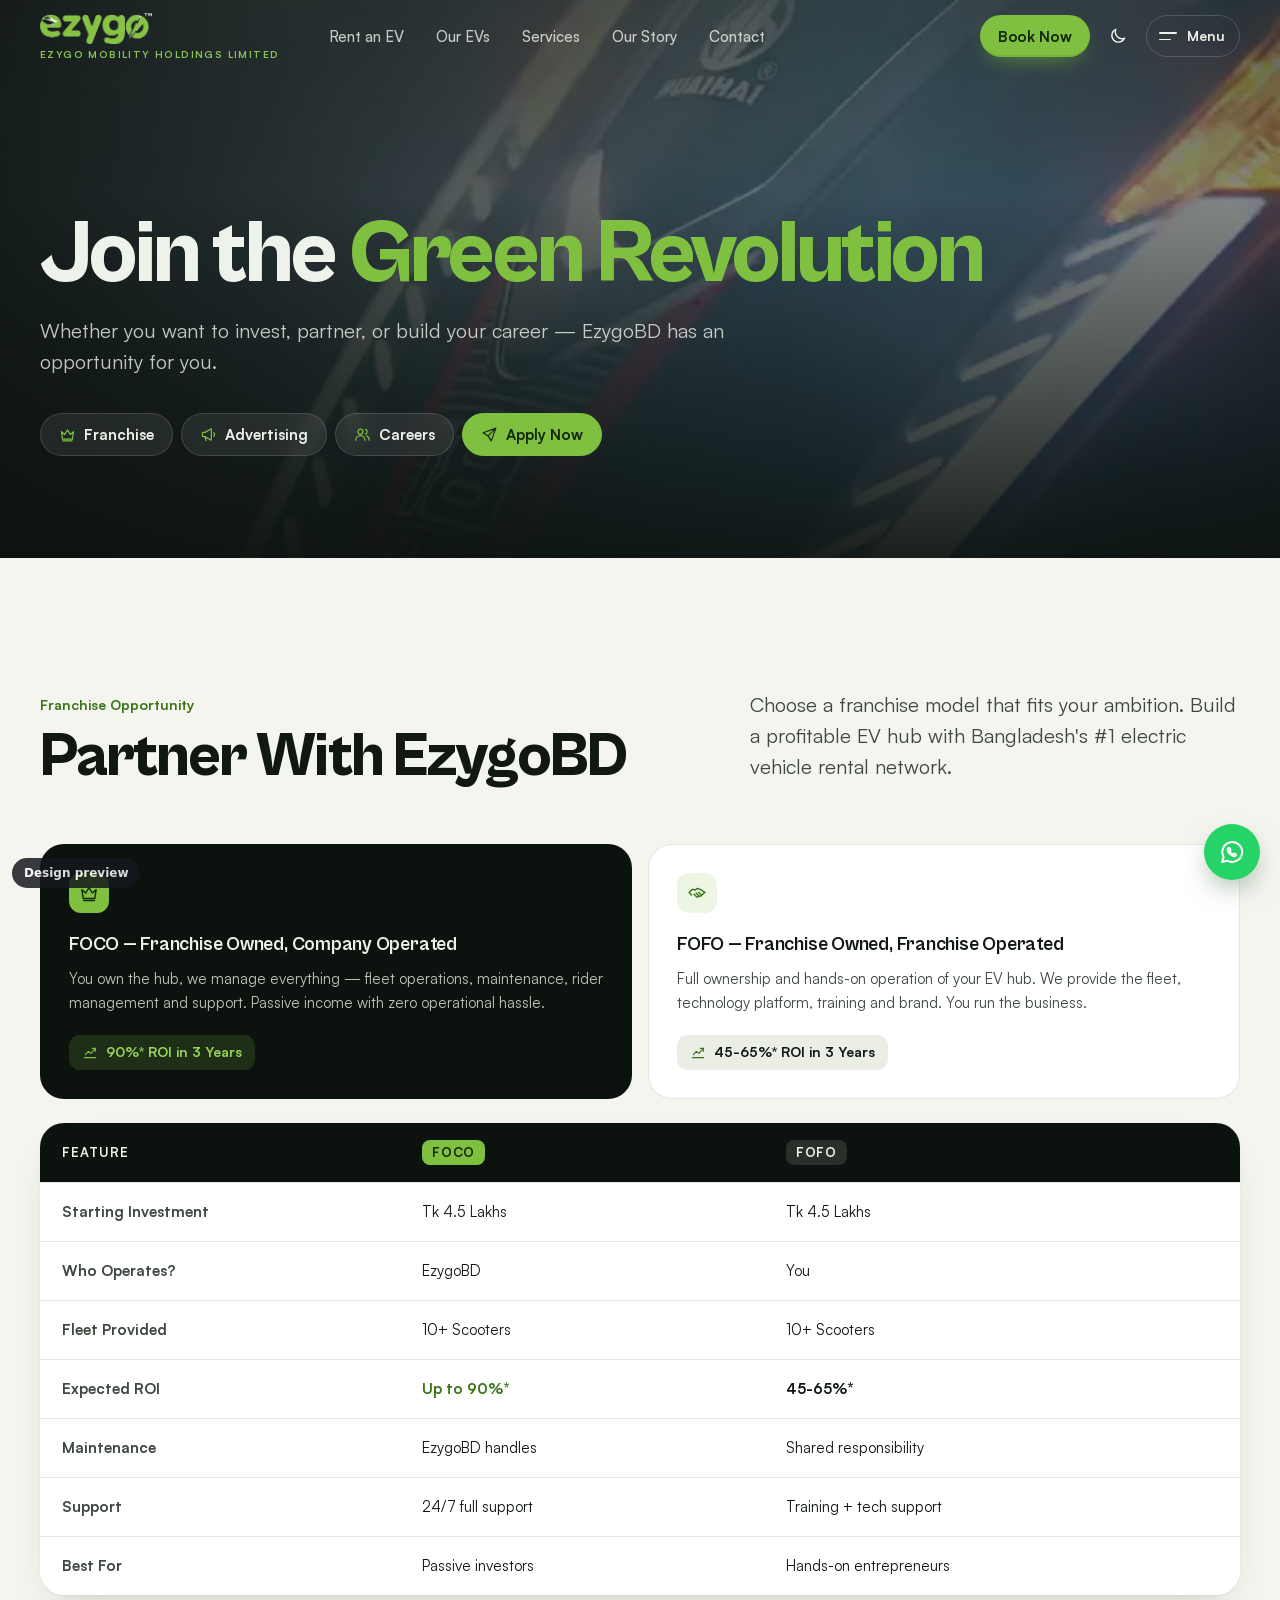
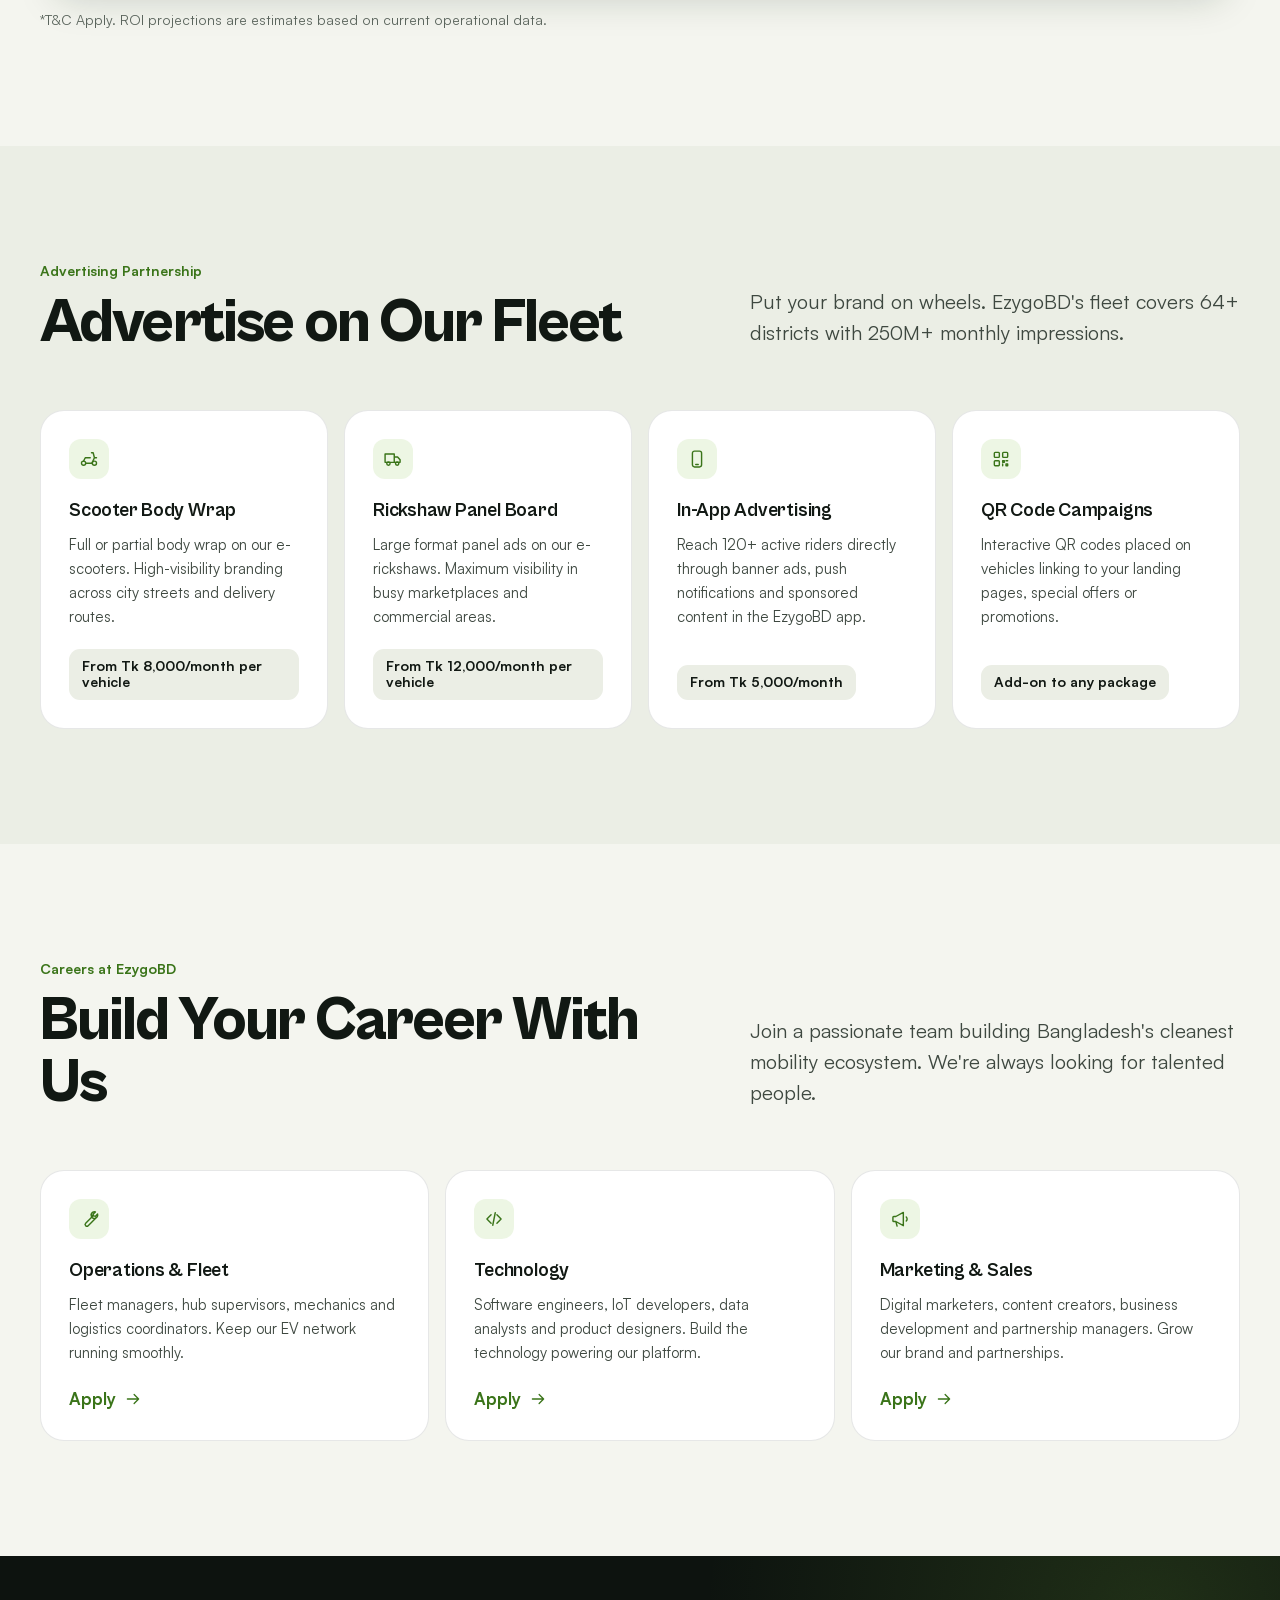
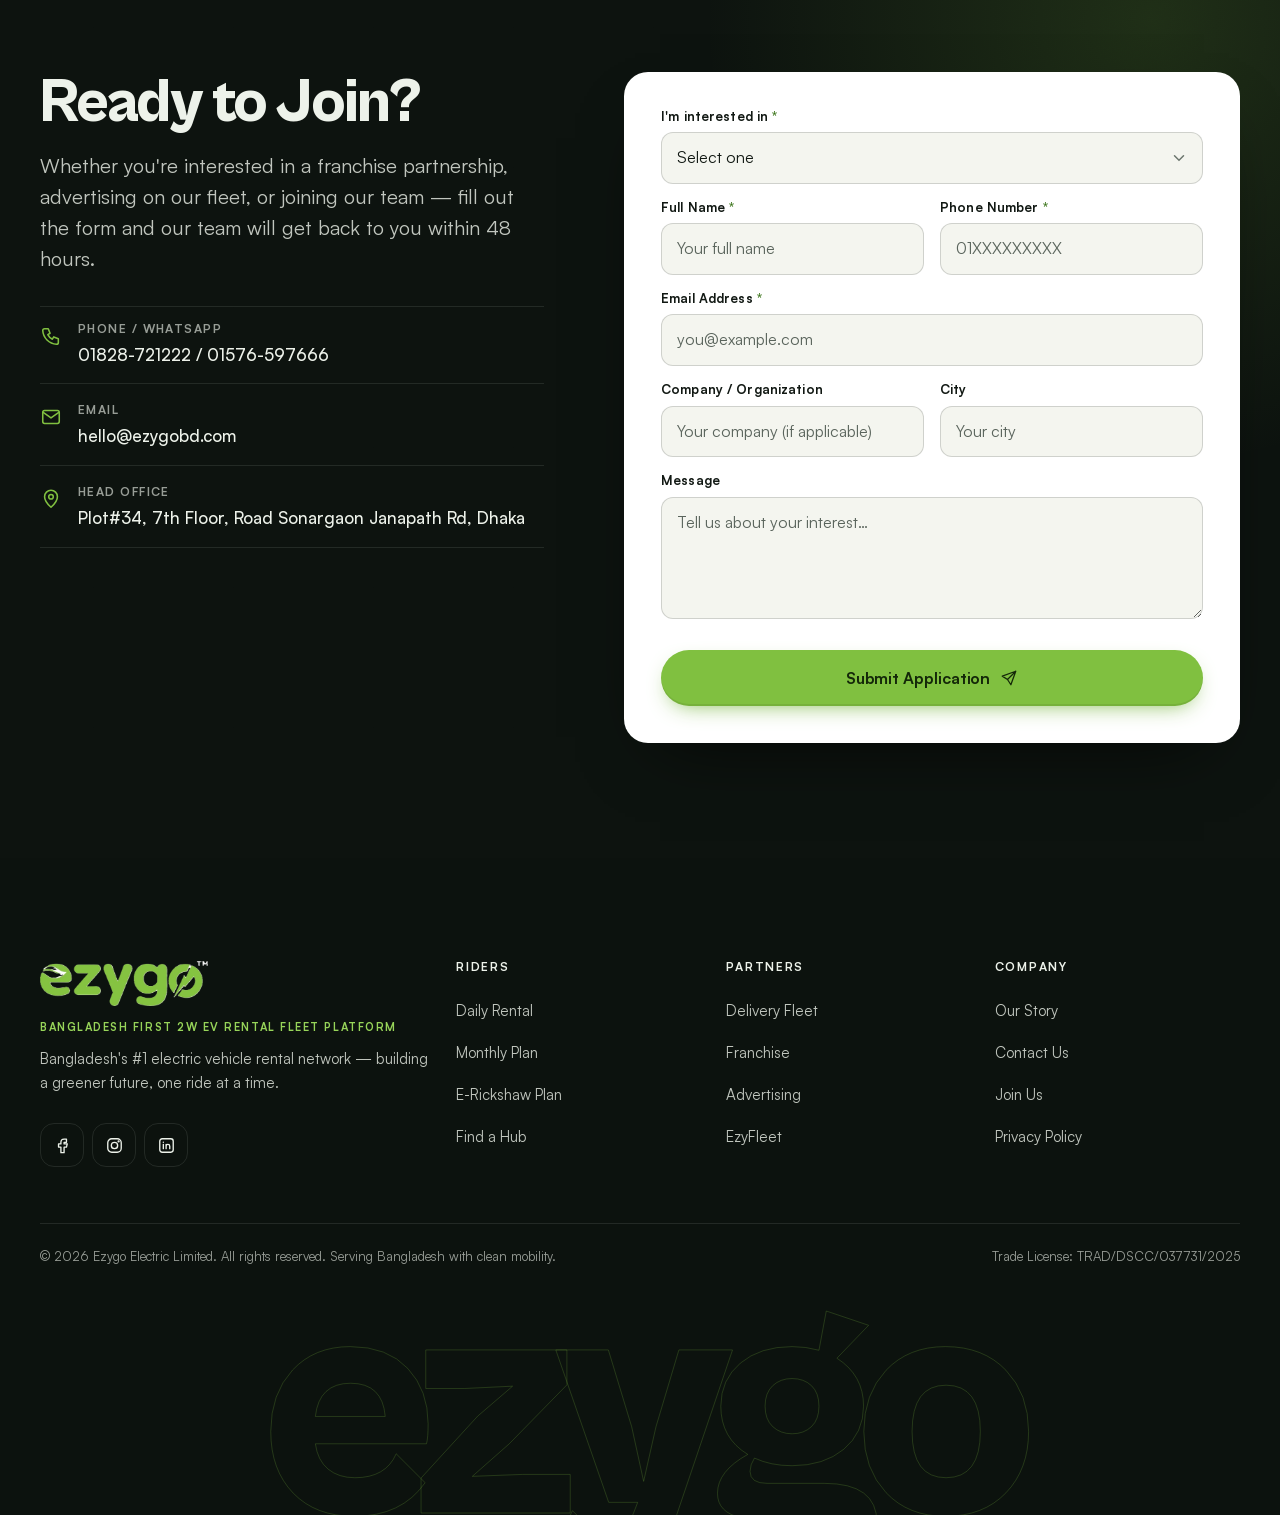
<file: preview/join.html>
<!DOCTYPE html>
<html lang="en">
<head>
  <meta charset="UTF-8">
  <meta name="viewport" content="width=device-width, initial-scale=1, viewport-fit=cover">
  <title>Join Us — EzygoBD | Franchise, Partnership &amp; Careers</title>
  <meta name="description" content="Join EzygoBD as a franchise partner, advertiser, or team member. Build your future with Bangladesh&#039;s #1 EV rental network.">
  <link rel="canonical" href="https://www.ezygobd.com/join.php">
  <meta name="color-scheme" content="light dark">
  <meta name="theme-color" content="#0C120E">

  <link rel="icon" type="image/png" sizes="32x32" href="assets/img/icon-32.png">
  <link rel="apple-touch-icon" href="assets/img/icon-180.png">

  <meta property="og:type" content="website">
  <meta property="og:site_name" content="EzygoBD">
  <meta property="og:locale" content="en_US">
  <meta property="og:url" content="https://www.ezygobd.com/join.php">
  <meta property="og:title" content="Join Us — EzygoBD | Franchise, Partnership &amp; Careers">
  <meta property="og:description" content="Join EzygoBD as a franchise partner, advertiser, or team member. Build your future with Bangladesh&#039;s #1 EV rental network.">
  <meta property="og:image" content="https://www.ezygobd.com/assets/img/og-cover.jpg">
  <meta property="og:image:width" content="1200">
  <meta property="og:image:height" content="630">
  <meta property="og:image:alt" content="EzygoBD — Bangladesh First 2W EV Rental Fleet Platform">
  <meta name="twitter:card" content="summary_large_image">
  <meta name="twitter:title" content="Join Us — EzygoBD | Franchise, Partnership &amp; Careers">
  <meta name="twitter:description" content="Join EzygoBD as a franchise partner, advertiser, or team member. Build your future with Bangladesh&#039;s #1 EV rental network.">
  <meta name="twitter:image" content="https://www.ezygobd.com/assets/img/og-cover.jpg">

  <!-- Theme before paint (saved choice, else device setting); intro only once per visit -->
  <script>(function(d){var e=d.documentElement;e.className+=' js';setTimeout(function(){if(!window.ezygoReady)e.className=e.className.replace(' js','')},4000);try{var t=localStorage.getItem('ezygo-theme');if(t==='dark'||t==='light')e.setAttribute('data-theme',t);if(sessionStorage.getItem('ezygo-intro'))e.className+=' seen';sessionStorage.setItem('ezygo-intro','1')}catch(x){}})(document)</script>
  <link rel="preload" href="assets/fonts/cabinet-800.woff2" as="font" type="font/woff2" crossorigin>
  <link rel="preload" href="assets/fonts/satoshi-400.woff2" as="font" type="font/woff2" crossorigin>
  <link rel="stylesheet" href="assets/css/site.css?v=3.9">
  <script type="application/ld+json">
  {
    "@context": "https://schema.org",
    "@type": "LocalBusiness",
    "name": "EzygoBD",
    "legalName": "Ezygo Mobility Holdings Limited",
    "url": "https://www.ezygobd.com/",
    "logo": "https://www.ezygobd.com/assets/img/logo-480.png",
    "image": "https://www.ezygobd.com/assets/img/og-cover.jpg",
    "description": "Bangladesh First 2W EV Rental Fleet Platform: electric scooter and e-bike rental, delivery fleets, franchise and advertising.",
    "telephone": "+8801828721222",
    "email": "hello@ezygobd.com",
    "priceRange": "Tk 299+ per day",
    "address": {
      "@type": "PostalAddress",
      "streetAddress": "Plot 34, 7th Floor, Sonargaon Janapath Road",
      "addressLocality": "Dhaka",
      "addressCountry": "BD"
    },
    "sameAs": [
      "https://www.facebook.com/share/198cbcDwWD/",
      "https://www.instagram.com/rent_ezygo",
      "https://www.linkedin.com/company/ezygo-mobility-holdings-limited/"
    ]
  }
  </script>

  <meta name="robots" content="noindex, nofollow">
  <style>.preview-badge{position:fixed;left:12px;bottom:12px;z-index:9999;background:#16181D;color:#fff;font:600 12px/1 system-ui,sans-serif;padding:9px 12px;border-radius:999px;opacity:.85}
  .preview-toast{position:fixed;left:50%;bottom:24px;transform:translateX(-50%);z-index:9999;max-width:min(92vw,420px);background:#16181D;color:#fff;font:15px/1.45 system-ui,sans-serif;padding:14px 18px;border-radius:14px;box-shadow:0 8px 30px rgba(0,0,0,.25)}</style>
  <script>document.addEventListener('submit',function(e){e.preventDefault();e.stopImmediatePropagation();var t=document.createElement('div');t.className='preview-toast';t.setAttribute('role','status');t.textContent='This is a design preview, so forms are switched off. Nothing was sent.';document.body.appendChild(t);setTimeout(function(){t.remove()},4500)},true);</script>
</head>
<body><div class="preview-badge" aria-hidden="true">Design preview</div>
  <a class="skip" href="#main">Skip to content</a>

  <!-- Intro: once per visit, CSS only -->
  <div class="intro" aria-hidden="true">
    <div class="intro__in">
      <span class="intro__glow"></span>
      <img src="assets/img/logo-480.webp" width="240" height="65" alt="">
      <div class="intro__meter"><span class="intro__bar"><span></span></span><span class="intro__pct">0</span></div>
      <p class="intro__tag">Bangladesh First EV Network</p>
    </div>
  </div>

  <header class="site-head" id="top">
    <div class="site-head__in wrap">
      <a href="index.html" class="brand" aria-label="EzygoBD home">
        <picture><source type="image/webp" srcset="assets/img/logo-240.webp 1x, assets/img/logo-480.webp 2x"><img src="assets/img/logo-240.png" width="120" height="33" alt="EzygoBD"></picture>
        <span class="brand__tag">Ezygo Mobility Holdings Limited</span>
      </a>

      <nav class="nav" aria-label="Main">
        <a href="index.html#rent-ev">Rent an EV</a>
        <a href="evs.html">Our EVs</a>
        <a href="services.html">Services</a>
        <a href="about.html">Our Story</a>
        <a href="contact.html">Contact</a>
      </nav>

      <div class="site-head__act">
        <a href="index.html#rent-ev" class="btn btn--lime btn--sm site-head__cta">Book Now</a>
        <button class="icon-btn theme-btn" type="button" id="themeToggle" aria-label="Switch to dark mode" aria-pressed="false">
          <svg class="ic" viewBox="0 0 24 24" width="24" height="24" fill="none" stroke="currentColor" stroke-width="1.7" stroke-linecap="round" stroke-linejoin="round" aria-hidden="true" focusable="false"><path d="M20 14.5A8 8 0 0 1 9.5 4a8 8 0 1 0 10.5 10.5z"/></svg><svg class="ic" viewBox="0 0 24 24" width="24" height="24" fill="none" stroke="currentColor" stroke-width="1.7" stroke-linecap="round" stroke-linejoin="round" aria-hidden="true" focusable="false"><circle cx="12" cy="12" r="4"/><path d="M12 2.5v2M12 19.5v2M4.6 4.6l1.4 1.4M18 18l1.4 1.4M2.5 12h2M19.5 12h2M4.6 19.4L6 18M18 6l1.4-1.4"/></svg>        </button>
        <button class="icon-btn menu-btn" type="button" id="menuBtn" aria-label="Open menu" aria-expanded="false" aria-controls="megaMenu">
          <span class="menu-btn__lines"><span></span><span></span></span>
          <span class="menu-btn__txt">Menu</span>
        </button>
      </div>
    </div>
  </header>

  <!-- Full-screen menu -->
  <div class="mega" id="megaMenu" role="dialog" aria-modal="true" aria-label="Site menu" hidden>
    <div class="mega__in wrap">
      <div class="mega__top">
        <a href="index.html" class="mega__brand">
          <img src="assets/img/logo-240.webp" width="120" height="33" alt="EzygoBD">
          <span>Bangladesh First 2W EV Rental Fleet Platform</span>
        </a>
        <button class="icon-btn mega__close" type="button" id="megaClose" aria-label="Close menu"><svg class="ic" viewBox="0 0 24 24" width="24" height="24" fill="none" stroke="currentColor" stroke-width="1.7" stroke-linecap="round" stroke-linejoin="round" aria-hidden="true" focusable="false"><path d="M6 6l12 12M18 6L6 18"/></svg></button>
      </div>

      <div class="mega__cols">
        <div class="mega__col">
          <h2>Home</h2>
          <ul>
            <li><a href="index.html">Home</a></li>
            <li><a href="index.html#rent-ev">Rent an EV</a></li>
            <li><a href="index.html#ev-specs">Vehicle Specs</a></li>
            <li><a href="evs.html#ezyfleet">EzyFleet</a></li>
          </ul>
        </div>
        <div class="mega__col">
          <h2>Our Story</h2>
          <ul>
            <li><a href="about.html">About Us</a></li>
            <li><a href="about.html#certificates">Certificates</a></li>
            <li><a href="about.html#awards">Winning Awards</a></li>
          </ul>
        </div>
        <div class="mega__col">
          <h2 class="mega__ghost">Team</h2>
          <ul>
            <li><a href="team.html">Team</a></li>
          </ul>
        </div>
        <div class="mega__col">
          <h2>Services</h2>
          <ul>
            <li><a href="services.html">EV Rental Plans</a></li>
            <li><a href="services.html#delivery">Delivery Fleet</a></li>
            <li><a href="services.html#corporate">Corporate Fleet</a></li>
            <li><a href="services.html#rent-to-own">Rent to Own</a></li>
          </ul>
        </div>
        <div class="mega__col">
          <h2>Contact Us</h2>
          <ul>
            <li><a href="contact.html">Contact Us</a></li>
          </ul>
        </div>
        <div class="mega__col">
          <h2>Join Us</h2>
          <ul>
            <li><a href="join.html" class="is-on" aria-current="page">Join Us</a></li>
            <li><a href="join.html#franchise">Franchise (FOCO)</a></li>
            <li><a href="join.html#franchise">Franchise (FOFO)</a></li>
          </ul>
        </div>
      </div>

      <div class="mega__cards">
        <a href="index.html#rent-ev" class="mega__card"><svg class="ic" viewBox="0 0 24 24" width="24" height="24" fill="none" stroke="currentColor" stroke-width="1.7" stroke-linecap="round" stroke-linejoin="round" aria-hidden="true" focusable="false"><circle cx="5.5" cy="17" r="2.5"/><circle cx="18.5" cy="17" r="2.5"/><path d="M8 17h7.5l3-6.5H21M15 4.5h2l1.5 6M5.5 14.5l2-4h6"/></svg><span>Rent an EV</span><svg class="ic" viewBox="0 0 24 24" width="24" height="24" fill="none" stroke="currentColor" stroke-width="1.7" stroke-linecap="round" stroke-linejoin="round" aria-hidden="true" focusable="false"><path d="M7 17L17 7M8.5 7H17v8.5"/></svg></a>
        <a href="services.html" class="mega__card"><svg class="ic" viewBox="0 0 24 24" width="24" height="24" fill="none" stroke="currentColor" stroke-width="1.7" stroke-linecap="round" stroke-linejoin="round" aria-hidden="true" focusable="false"><path d="M2.5 6h11v10h-11zM13.5 9.5h4l3 3.5V16h-7"/><circle cx="6.5" cy="17.5" r="2"/><circle cx="17" cy="17.5" r="2"/></svg><span>Delivery Fleet</span><svg class="ic" viewBox="0 0 24 24" width="24" height="24" fill="none" stroke="currentColor" stroke-width="1.7" stroke-linecap="round" stroke-linejoin="round" aria-hidden="true" focusable="false"><path d="M7 17L17 7M8.5 7H17v8.5"/></svg></a>
        <a href="join.html#franchise" class="mega__card"><svg class="ic" viewBox="0 0 24 24" width="24" height="24" fill="none" stroke="currentColor" stroke-width="1.7" stroke-linecap="round" stroke-linejoin="round" aria-hidden="true" focusable="false"><path d="M3.5 8l4.5 4 4-6.5 4 6.5 4.5-4-1.5 10.5h-14L3.5 8z"/><path d="M5.5 21h13"/></svg><span>Franchise</span><svg class="ic" viewBox="0 0 24 24" width="24" height="24" fill="none" stroke="currentColor" stroke-width="1.7" stroke-linecap="round" stroke-linejoin="round" aria-hidden="true" focusable="false"><path d="M7 17L17 7M8.5 7H17v8.5"/></svg></a>
        <a href="contact.html" class="mega__card"><svg class="ic" viewBox="0 0 24 24" width="24" height="24" fill="none" stroke="currentColor" stroke-width="1.7" stroke-linecap="round" stroke-linejoin="round" aria-hidden="true" focusable="false"><path d="M4 13v-1a8 8 0 0 1 16 0v1"/><rect x="3" y="13" width="4" height="6" rx="1.5"/><rect x="17" y="13" width="4" height="6" rx="1.5"/><path d="M19 19c0 1.5-2 2.5-5 2.5"/></svg><span>Contact Us</span><svg class="ic" viewBox="0 0 24 24" width="24" height="24" fill="none" stroke="currentColor" stroke-width="1.7" stroke-linecap="round" stroke-linejoin="round" aria-hidden="true" focusable="false"><path d="M7 17L17 7M8.5 7H17v8.5"/></svg></a>
      </div>
    </div>
  </div>

<main id="main">

  <!-- ============ HERO ============ -->
  <section class="hero hero--page">
    <video class="hero__video" muted loop playsinline preload="none" aria-hidden="true" tabindex="-1" poster="assets/video/ezygo-hero-poster.webp" data-autoplay><source src="assets/video/ezygo-hero-480.mp4" type="video/mp4" media="(max-width: 640px)"><source src="assets/video/ezygo-hero-720.mp4" type="video/mp4"></video>    <div class="hero__in wrap">
      <h1 class="d1 balance" data-reveal style="--i:0">Join the <em>Green Revolution</em></h1>
      <p class="lead" data-reveal style="--i:1">Whether you want to invest, partner, or build your career — EzygoBD has an opportunity for you.</p>
      <nav class="jump" aria-label="On this page" data-reveal style="--i:2">
        <a href="#franchise"><svg class="ic" viewBox="0 0 24 24" width="24" height="24" fill="none" stroke="currentColor" stroke-width="1.7" stroke-linecap="round" stroke-linejoin="round" aria-hidden="true" focusable="false"><path d="M3.5 8l4.5 4 4-6.5 4 6.5 4.5-4-1.5 10.5h-14L3.5 8z"/><path d="M5.5 21h13"/></svg> Franchise</a>
        <a href="#advertising"><svg class="ic" viewBox="0 0 24 24" width="24" height="24" fill="none" stroke="currentColor" stroke-width="1.7" stroke-linecap="round" stroke-linejoin="round" aria-hidden="true" focusable="false"><path d="M3.5 10v4a1 1 0 0 0 1 1H7l9 5V4L7 9H4.5a1 1 0 0 0-1 1zM7 15l1.5 5.5M19.5 9.5a3.5 3.5 0 0 1 0 5"/></svg> Advertising</a>
        <a href="#careers"><svg class="ic" viewBox="0 0 24 24" width="24" height="24" fill="none" stroke="currentColor" stroke-width="1.7" stroke-linecap="round" stroke-linejoin="round" aria-hidden="true" focusable="false"><circle cx="9" cy="8" r="3.5"/><path d="M2.5 20a6.5 6.5 0 0 1 13 0M16 4.6a3.5 3.5 0 0 1 0 6.8M18 14a6.5 6.5 0 0 1 3.5 6"/></svg> Careers</a>
        <a href="#join-form" class="jump--go"><svg class="ic" viewBox="0 0 24 24" width="24" height="24" fill="none" stroke="currentColor" stroke-width="1.7" stroke-linecap="round" stroke-linejoin="round" aria-hidden="true" focusable="false"><path d="M21 3L10 14M21 3l-6.5 18-4.5-7-7-4.5L21 3z"/></svg> Apply Now</a>
      </nav>
    </div>
  </section>

  <!-- ============ FRANCHISE ============ -->
  <section class="sec" id="franchise">
    <div class="wrap">
      <div class="head head--split">
        <div>
          <p class="kick" data-reveal>Franchise Opportunity</p>
          <h2 class="d2" data-reveal style="--i:1">Partner With EzygoBD</h2>
        </div>
        <p class="lead" data-reveal style="--i:2">Choose a franchise model that fits your ambition. Build a profitable EV hub with Bangladesh's #1 electric vehicle rental network.</p>
      </div>
      <div class="opps opps--2" data-stagger="pop">
        <article class="opp opp--night"><span class="opp__ic"><svg class="ic" viewBox="0 0 24 24" width="24" height="24" fill="none" stroke="currentColor" stroke-width="1.7" stroke-linecap="round" stroke-linejoin="round" aria-hidden="true" focusable="false"><path d="M3.5 8l4.5 4 4-6.5 4 6.5 4.5-4-1.5 10.5h-14L3.5 8z"/><path d="M5.5 21h13"/></svg></span><h3 class="h3">FOCO — Franchise Owned, Company Operated</h3><p>You own the hub, we manage everything — fleet operations, maintenance, rider management and support. Passive income with zero operational hassle.</p><span class="opp__hl"><svg class="ic" viewBox="0 0 24 24" width="24" height="24" fill="none" stroke="currentColor" stroke-width="1.7" stroke-linecap="round" stroke-linejoin="round" aria-hidden="true" focusable="false"><path d="M3.5 20.5h17M5 16l4.5-5 4 3L20 6.5"/><path d="M15.5 6.5H20V11"/></svg> 90%* ROI in 3 Years</span></article>
        <article class="opp"><span class="opp__ic"><svg class="ic" viewBox="0 0 24 24" width="24" height="24" fill="none" stroke="currentColor" stroke-width="1.7" stroke-linecap="round" stroke-linejoin="round" aria-hidden="true" focusable="false"><path d="M2.5 11.5l4-4 3 1 3-2 4 1.5 5 3.5M2.5 11.5l3 3M21.5 11l-3.5 3.5M8.5 13.5l3 3a1.4 1.4 0 0 0 2-2M11 12l3.5 3.5a1.4 1.4 0 0 0 2-2L14 11"/></svg></span><h3 class="h3">FOFO — Franchise Owned, Franchise Operated</h3><p>Full ownership and hands-on operation of your EV hub. We provide the fleet, technology platform, training and brand. You run the business.</p><span class="opp__hl"><svg class="ic" viewBox="0 0 24 24" width="24" height="24" fill="none" stroke="currentColor" stroke-width="1.7" stroke-linecap="round" stroke-linejoin="round" aria-hidden="true" focusable="false"><path d="M3.5 20.5h17M5 16l4.5-5 4 3L20 6.5"/><path d="M15.5 6.5H20V11"/></svg> 45-65%* ROI in 3 Years</span></article>
      </div>
      <div class="table-wrap" data-reveal style="margin-top:24px">
        <table class="compare">
          <thead><tr><th scope="col">Feature</th><th scope="col"><span class="th-tag th-tag--lime">FOCO</span></th><th scope="col"><span class="th-tag">FOFO</span></th></tr></thead>
          <tbody>
            <tr><th scope="row">Starting Investment</th><td>Tk 4.5 Lakhs</td><td>Tk 4.5 Lakhs</td></tr>
            <tr><th scope="row">Who Operates?</th><td>EzygoBD</td><td>You</td></tr>
            <tr><th scope="row">Fleet Provided</th><td>10+ Scooters</td><td>10+ Scooters</td></tr>
            <tr><th scope="row">Expected ROI</th><td><strong class="hl">Up to 90%*</strong></td><td><strong>45-65%*</strong></td></tr>
            <tr><th scope="row">Maintenance</th><td>EzygoBD handles</td><td>Shared responsibility</td></tr>
            <tr><th scope="row">Support</th><td>24/7 full support</td><td>Training + tech support</td></tr>
            <tr><th scope="row">Best For</th><td>Passive investors</td><td>Hands-on entrepreneurs</td></tr>
          </tbody>
        </table>
      </div>
      <p class="fineprint" data-reveal>*T&amp;C Apply. ROI projections are estimates based on current operational data.</p>
    </div>
  </section>

  <!-- ============ ADVERTISING ============ -->
  <section class="sec sec--tint" id="advertising">
    <div class="wrap">
      <div class="head head--split">
        <div>
          <p class="kick" data-reveal>Advertising Partnership</p>
          <h2 class="d2" data-reveal style="--i:1">Advertise on Our Fleet</h2>
        </div>
        <p class="lead" data-reveal style="--i:2">Put your brand on wheels. EzygoBD's fleet covers 64+ districts with 250M+ monthly impressions.</p>
      </div>
      <div class="opps opps--4" data-stagger="pop">
        <article class="opp"><span class="opp__ic"><svg class="ic" viewBox="0 0 24 24" width="24" height="24" fill="none" stroke="currentColor" stroke-width="1.7" stroke-linecap="round" stroke-linejoin="round" aria-hidden="true" focusable="false"><circle cx="5.5" cy="17" r="2.5"/><circle cx="18.5" cy="17" r="2.5"/><path d="M8 17h7.5l3-6.5H21M15 4.5h2l1.5 6M5.5 14.5l2-4h6"/></svg></span><h3 class="h4">Scooter Body Wrap</h3><p>Full or partial body wrap on our e-scooters. High-visibility branding across city streets and delivery routes.</p><span class="opp__hl">From Tk 8,000/month per vehicle</span></article>
        <article class="opp"><span class="opp__ic"><svg class="ic" viewBox="0 0 24 24" width="24" height="24" fill="none" stroke="currentColor" stroke-width="1.7" stroke-linecap="round" stroke-linejoin="round" aria-hidden="true" focusable="false"><path d="M2.5 6h11v10h-11zM13.5 9.5h4l3 3.5V16h-7"/><circle cx="6.5" cy="17.5" r="2"/><circle cx="17" cy="17.5" r="2"/></svg></span><h3 class="h4">Rickshaw Panel Board</h3><p>Large format panel ads on our e-rickshaws. Maximum visibility in busy marketplaces and commercial areas.</p><span class="opp__hl">From Tk 12,000/month per vehicle</span></article>
        <article class="opp"><span class="opp__ic"><svg class="ic" viewBox="0 0 24 24" width="24" height="24" fill="none" stroke="currentColor" stroke-width="1.7" stroke-linecap="round" stroke-linejoin="round" aria-hidden="true" focusable="false"><rect x="6.5" y="2.5" width="11" height="19" rx="2.5"/><path d="M10.5 18.5h3"/></svg></span><h3 class="h4">In-App Advertising</h3><p>Reach 120+ active riders directly through banner ads, push notifications and sponsored content in the EzygoBD app.</p><span class="opp__hl">From Tk 5,000/month</span></article>
        <article class="opp"><span class="opp__ic"><svg class="ic" viewBox="0 0 24 24" width="24" height="24" fill="none" stroke="currentColor" stroke-width="1.7" stroke-linecap="round" stroke-linejoin="round" aria-hidden="true" focusable="false"><rect x="4" y="4" width="6" height="6" rx="1"/><rect x="14" y="4" width="6" height="6" rx="1"/><rect x="4" y="14" width="6" height="6" rx="1"/><path d="M14 14h2v2h-2zM18 18h2v2h-2zM14 18v2M18 14h2"/></svg></span><h3 class="h4">QR Code Campaigns</h3><p>Interactive QR codes placed on vehicles linking to your landing pages, special offers or promotions.</p><span class="opp__hl">Add-on to any package</span></article>
      </div>
    </div>
  </section>

  <!-- ============ CAREERS ============ -->
  <section class="sec" id="careers">
    <div class="wrap">
      <div class="head head--split">
        <div>
          <p class="kick" data-reveal>Careers at EzygoBD</p>
          <h2 class="d2" data-reveal style="--i:1">Build Your Career With Us</h2>
        </div>
        <p class="lead" data-reveal style="--i:2">Join a passionate team building Bangladesh's cleanest mobility ecosystem. We're always looking for talented people.</p>
      </div>
      <div class="opps opps--3" data-stagger="pop">
        <article class="opp opp--job"><span class="opp__ic"><svg class="ic" viewBox="0 0 24 24" width="24" height="24" fill="none" stroke="currentColor" stroke-width="1.7" stroke-linecap="round" stroke-linejoin="round" aria-hidden="true" focusable="false"><path d="M14.7 6.3a4 4 0 0 0 5 5L11 20a2.1 2.1 0 0 1-3-3l8.7-8.7z"/><path d="M14.7 6.3a4 4 0 0 1 5-2.8l-2.6 2.6.4 2.2 2.2.4 2.6-2.6a4 4 0 0 1-2.8 5"/></svg></span><h3 class="h3">Operations &amp; Fleet</h3><p>Fleet managers, hub supervisors, mechanics and logistics coordinators. Keep our EV network running smoothly.</p><a href="#join-form" class="link-go">Apply <svg class="ic" viewBox="0 0 24 24" width="24" height="24" fill="none" stroke="currentColor" stroke-width="1.7" stroke-linecap="round" stroke-linejoin="round" aria-hidden="true" focusable="false"><path d="M4.5 12h15M13.5 6l6 6-6 6"/></svg></a></article>
        <article class="opp opp--job"><span class="opp__ic"><svg class="ic" viewBox="0 0 24 24" width="24" height="24" fill="none" stroke="currentColor" stroke-width="1.7" stroke-linecap="round" stroke-linejoin="round" aria-hidden="true" focusable="false"><path d="M8.5 7L3.5 12l5 5M15.5 7l5 5-5 5M13.5 4.5l-3 15"/></svg></span><h3 class="h3">Technology</h3><p>Software engineers, IoT developers, data analysts and product designers. Build the technology powering our platform.</p><a href="#join-form" class="link-go">Apply <svg class="ic" viewBox="0 0 24 24" width="24" height="24" fill="none" stroke="currentColor" stroke-width="1.7" stroke-linecap="round" stroke-linejoin="round" aria-hidden="true" focusable="false"><path d="M4.5 12h15M13.5 6l6 6-6 6"/></svg></a></article>
        <article class="opp opp--job"><span class="opp__ic"><svg class="ic" viewBox="0 0 24 24" width="24" height="24" fill="none" stroke="currentColor" stroke-width="1.7" stroke-linecap="round" stroke-linejoin="round" aria-hidden="true" focusable="false"><path d="M3.5 10v4a1 1 0 0 0 1 1H7l9 5V4L7 9H4.5a1 1 0 0 0-1 1zM7 15l1.5 5.5M19.5 9.5a3.5 3.5 0 0 1 0 5"/></svg></span><h3 class="h3">Marketing &amp; Sales</h3><p>Digital marketers, content creators, business development and partnership managers. Grow our brand and partnerships.</p><a href="#join-form" class="link-go">Apply <svg class="ic" viewBox="0 0 24 24" width="24" height="24" fill="none" stroke="currentColor" stroke-width="1.7" stroke-linecap="round" stroke-linejoin="round" aria-hidden="true" focusable="false"><path d="M4.5 12h15M13.5 6l6 6-6 6"/></svg></a></article>
      </div>
    </div>
  </section>

  <!-- ============ JOIN FORM ============ -->
  <section class="sec sec--night" id="join-form">
    <div class="glow"></div>
    <div class="wrap reach">
      <div>
        <h2 class="d2" data-reveal>Ready to Join?</h2>
        <p class="lead" data-reveal style="--i:1">Whether you're interested in a franchise partnership, advertising on our fleet, or joining our team — fill out the form and our team will get back to you within 48 hours.</p>
        <ul class="reach__list reach__list--night" data-stagger>
          <li><svg class="ic" viewBox="0 0 24 24" width="24" height="24" fill="none" stroke="currentColor" stroke-width="1.7" stroke-linecap="round" stroke-linejoin="round" aria-hidden="true" focusable="false"><path d="M5 4h4l2 5-2.5 1.5a11 11 0 0 0 5 5L15 13l5 2v4a2 2 0 0 1-2 2A16 16 0 0 1 3 6a2 2 0 0 1 2-2z"/></svg><div><strong>Phone / WhatsApp</strong><p><a href="tel:+8801828721222">01828-721222</a> / <a href="tel:+8801576597666">01576-597666</a></p></div></li>
          <li><svg class="ic" viewBox="0 0 24 24" width="24" height="24" fill="none" stroke="currentColor" stroke-width="1.7" stroke-linecap="round" stroke-linejoin="round" aria-hidden="true" focusable="false"><rect x="3" y="5" width="18" height="14" rx="2"/><path d="M3.5 7l8.5 6 8.5-6"/></svg><div><strong>Email</strong><p><a href="mailto:hello@ezygobd.com">hello@ezygobd.com</a></p></div></li>
          <li><svg class="ic" viewBox="0 0 24 24" width="24" height="24" fill="none" stroke="currentColor" stroke-width="1.7" stroke-linecap="round" stroke-linejoin="round" aria-hidden="true" focusable="false"><path d="M12 21s-7-6.2-7-11.5a7 7 0 0 1 14 0C19 14.8 12 21 12 21z"/><circle cx="12" cy="9.5" r="2.5"/></svg><div><strong>Head Office</strong><p>Plot#34, 7th Floor, Road Sonargaon Janapath Rd, Dhaka</p></div></li>
        </ul>
      </div>
      <div class="form-card" data-reveal="pop">
        <form action="form-handler.html" method="POST" data-form="join" class="fields">
          <input type="hidden" name="form_type" value="join"><div class="hp" aria-hidden="true"><label for="hp-1">Leave this empty</label><input type="text" id="hp-1" name="website" tabindex="-1" autocomplete="off"></div><input type="hidden" name="_t" value="1794945670">          <p class="form-msg form-msg--ok" data-notice="success" role="status" hidden>Thank you. Your application is in. Our team will get back to you within 48 hours.</p>
          <p class="form-msg form-msg--err" data-notice="error" role="alert" hidden>Your application didn't go through. Please check the fields, or call 01828-721222.</p>
          <div class="field"><label for="jfType">I'm interested in <span>*</span></label>
            <select id="jfType" name="interest_type" required>
              <option value="">Select one</option><option value="Franchise (FOCO)">Franchise — FOCO Model</option><option value="Franchise (FOFO)">Franchise — FOFO Model</option><option value="Advertising">Advertising Partnership</option><option value="Career">Career / Job Opportunity</option><option value="Other">Other Partnership</option>
            </select></div>
          <div class="row2">
            <div class="field"><label for="jfName">Full Name <span>*</span></label><input type="text" id="jfName" name="name" placeholder="Your full name" autocomplete="name" required></div>
            <div class="field"><label for="jfPhone">Phone Number <span>*</span></label><input type="tel" pattern="\+?[0-9][0-9 \(\)\-]{5,24}" id="jfPhone" name="phone" placeholder="01XXXXXXXXX" autocomplete="tel" required></div>
          </div>
          <div class="field"><label for="jfEmail">Email Address <span>*</span></label><input type="email" id="jfEmail" name="email" placeholder="you@example.com" autocomplete="email" required></div>
          <div class="row2">
            <div class="field"><label for="jfCompany">Company / Organization</label><input type="text" id="jfCompany" name="company" placeholder="Your company (if applicable)" autocomplete="organization"></div>
            <div class="field"><label for="jfCity">City</label><input type="text" id="jfCity" name="city" placeholder="Your city" autocomplete="address-level2"></div>
          </div>
          <div class="field"><label for="jfMsg">Message</label><textarea id="jfMsg" name="message" rows="4" placeholder="Tell us about your interest…"></textarea></div>
          <button type="submit" class="btn btn--lime">Submit Application <svg class="ic" viewBox="0 0 24 24" width="24" height="24" fill="none" stroke="currentColor" stroke-width="1.7" stroke-linecap="round" stroke-linejoin="round" aria-hidden="true" focusable="false"><path d="M21 3L10 14M21 3l-6.5 18-4.5-7-7-4.5L21 3z"/></svg></button>
        </form>
      </div>
    </div>
  </section>

</main>

  <footer class="foot">
    <div class="wrap">
      <div class="foot__grid">
        <div class="foot__brand">
          <img src="assets/img/logo-480.webp" width="200" height="54" alt="Ezygo Electric Limited logo" loading="lazy">
          <p class="foot__tag">Bangladesh First 2W EV Rental Fleet Platform</p>
          <p class="foot__about">Bangladesh's #1 electric vehicle rental network — building a greener future, one ride at a time.</p>
          <div class="socials">
            <a href="https://www.facebook.com/share/198cbcDwWD/" aria-label="Facebook" rel="noopener noreferrer" target="_blank"><svg class="ic" viewBox="0 0 24 24" width="24" height="24" fill="none" stroke="currentColor" stroke-width="1.7" stroke-linecap="round" stroke-linejoin="round" aria-hidden="true" focusable="false"><path d="M14 8h3V4h-3a4 4 0 0 0-4 4v2H7v4h3v7h4v-7h3l1-4h-4V8z"/></svg></a>
            <a href="https://www.instagram.com/rent_ezygo" aria-label="Instagram" rel="noopener noreferrer" target="_blank"><svg class="ic" viewBox="0 0 24 24" width="24" height="24" fill="none" stroke="currentColor" stroke-width="1.7" stroke-linecap="round" stroke-linejoin="round" aria-hidden="true" focusable="false"><rect x="3.5" y="3.5" width="17" height="17" rx="5"/><circle cx="12" cy="12" r="4"/><circle cx="17.2" cy="6.8" r=".6" fill="currentColor"/></svg></a>
            <a href="https://www.linkedin.com/company/ezygo-mobility-holdings-limited/" aria-label="LinkedIn" rel="noopener noreferrer" target="_blank"><svg class="ic" viewBox="0 0 24 24" width="24" height="24" fill="none" stroke="currentColor" stroke-width="1.7" stroke-linecap="round" stroke-linejoin="round" aria-hidden="true" focusable="false"><rect x="3.5" y="3.5" width="17" height="17" rx="3"/><path d="M8 10.5V16M8 7.8v.1M11.5 16v-3.2a2.3 2.3 0 0 1 4.6 0V16M11.5 10.5V16"/></svg></a>
                      </div>
        </div>
        <nav class="foot__col" aria-label="Riders">
          <h2>Riders</h2>
          <ul>
            <li><a href="services.html">Daily Rental</a></li>
            <li><a href="services.html">Monthly Plan</a></li>
            <li><a href="services.html">E-Rickshaw Plan</a></li>
            <li><a href="contact.html">Find a Hub</a></li>
          </ul>
        </nav>
        <nav class="foot__col" aria-label="Partners">
          <h2>Partners</h2>
          <ul>
            <li><a href="services.html">Delivery Fleet</a></li>
            <li><a href="join.html#franchise">Franchise</a></li>
            <li><a href="join.html#advertising">Advertising</a></li>
            <li><a href="evs.html#ezyfleet">EzyFleet</a></li>
          </ul>
        </nav>
        <nav class="foot__col" aria-label="Company">
          <h2>Company</h2>
          <ul>
            <li><a href="about.html">Our Story</a></li>
            <li><a href="contact.html">Contact Us</a></li>
            <li><a href="join.html">Join Us</a></li>
            <li><a href="privacy.html">Privacy Policy</a></li>
          </ul>
        </nav>
      </div>
      <div class="foot__base">
        <p>&copy; 2026 Ezygo Electric Limited. All rights reserved. Serving Bangladesh with clean mobility.</p>
        <p>Trade License: TRAD/DSCC/037731/2025</p>
      </div>
    </div>
    <p class="foot__word" aria-hidden="true">ezygo</p>
  </footer>

  <button class="to-top" type="button" id="toTop" aria-label="Back to top"><svg class="ic" viewBox="0 0 24 24" width="24" height="24" fill="none" stroke="currentColor" stroke-width="1.7" stroke-linecap="round" stroke-linejoin="round" aria-hidden="true" focusable="false"><path d="M12 19.5v-15M6 10.5l6-6 6 6"/></svg></button>

  <!-- WhatsApp: floating button on larger screens, bottom bar on phones -->
  <a href="https://wa.me/8801828721222" class="wa-float" target="_blank" rel="noopener noreferrer" aria-label="Chat on WhatsApp"><svg class="ic" viewBox="0 0 24 24" width="24" height="24" fill="none" stroke="currentColor" stroke-width="1.7" stroke-linecap="round" stroke-linejoin="round" aria-hidden="true" focusable="false"><path d="M3.5 20.5l1.3-4.3A8.5 8.5 0 1 1 8 19.4l-4.5 1.1z"/><path d="M9 8.5c-.3 0-.8.4-.8 1.3 0 2.2 2.8 5.5 5.8 5.8 1 .1 1.5-.6 1.5-1l-.1-.6-1.8-.8-.9 1c-1.2-.5-2.3-1.5-2.8-2.7l.9-.9-.7-1.9-1.1-.2z"/></svg></a>
  <div class="dock" role="group" aria-label="Quick actions">
    <a href="index.html#rent-ev" class="btn btn--lime">Book Now</a>
    <a href="https://wa.me/8801828721222" class="btn btn--glass" target="_blank" rel="noopener noreferrer"><svg class="ic" viewBox="0 0 24 24" width="24" height="24" fill="none" stroke="currentColor" stroke-width="1.7" stroke-linecap="round" stroke-linejoin="round" aria-hidden="true" focusable="false"><path d="M3.5 20.5l1.3-4.3A8.5 8.5 0 1 1 8 19.4l-4.5 1.1z"/><path d="M9 8.5c-.3 0-.8.4-.8 1.3 0 2.2 2.8 5.5 5.8 5.8 1 .1 1.5-.6 1.5-1l-.1-.6-1.8-.8-.9 1c-1.2-.5-2.3-1.5-2.8-2.7l.9-.9-.7-1.9-1.1-.2z"/></svg> WhatsApp</a>
  </div>

  <script src="assets/js/site.js?v=3.9" defer></script>
</body>
</html>
</file>
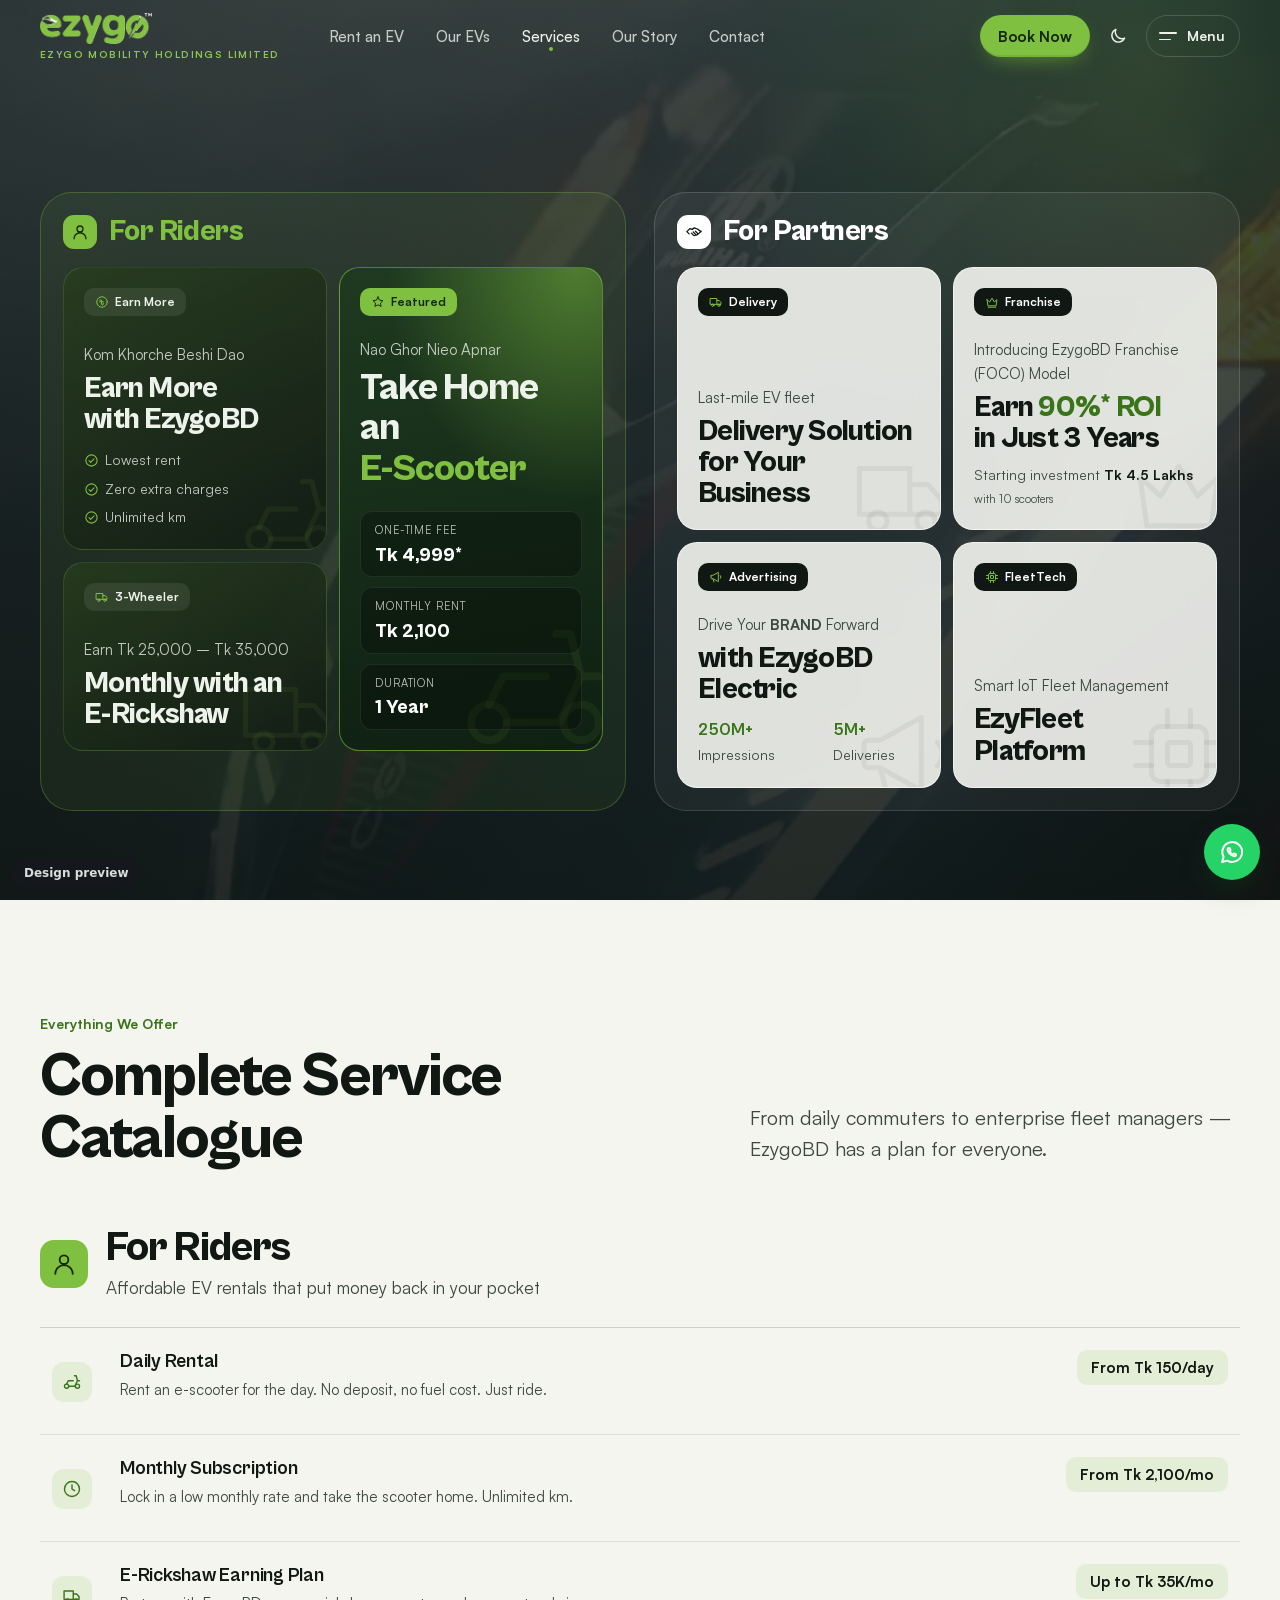
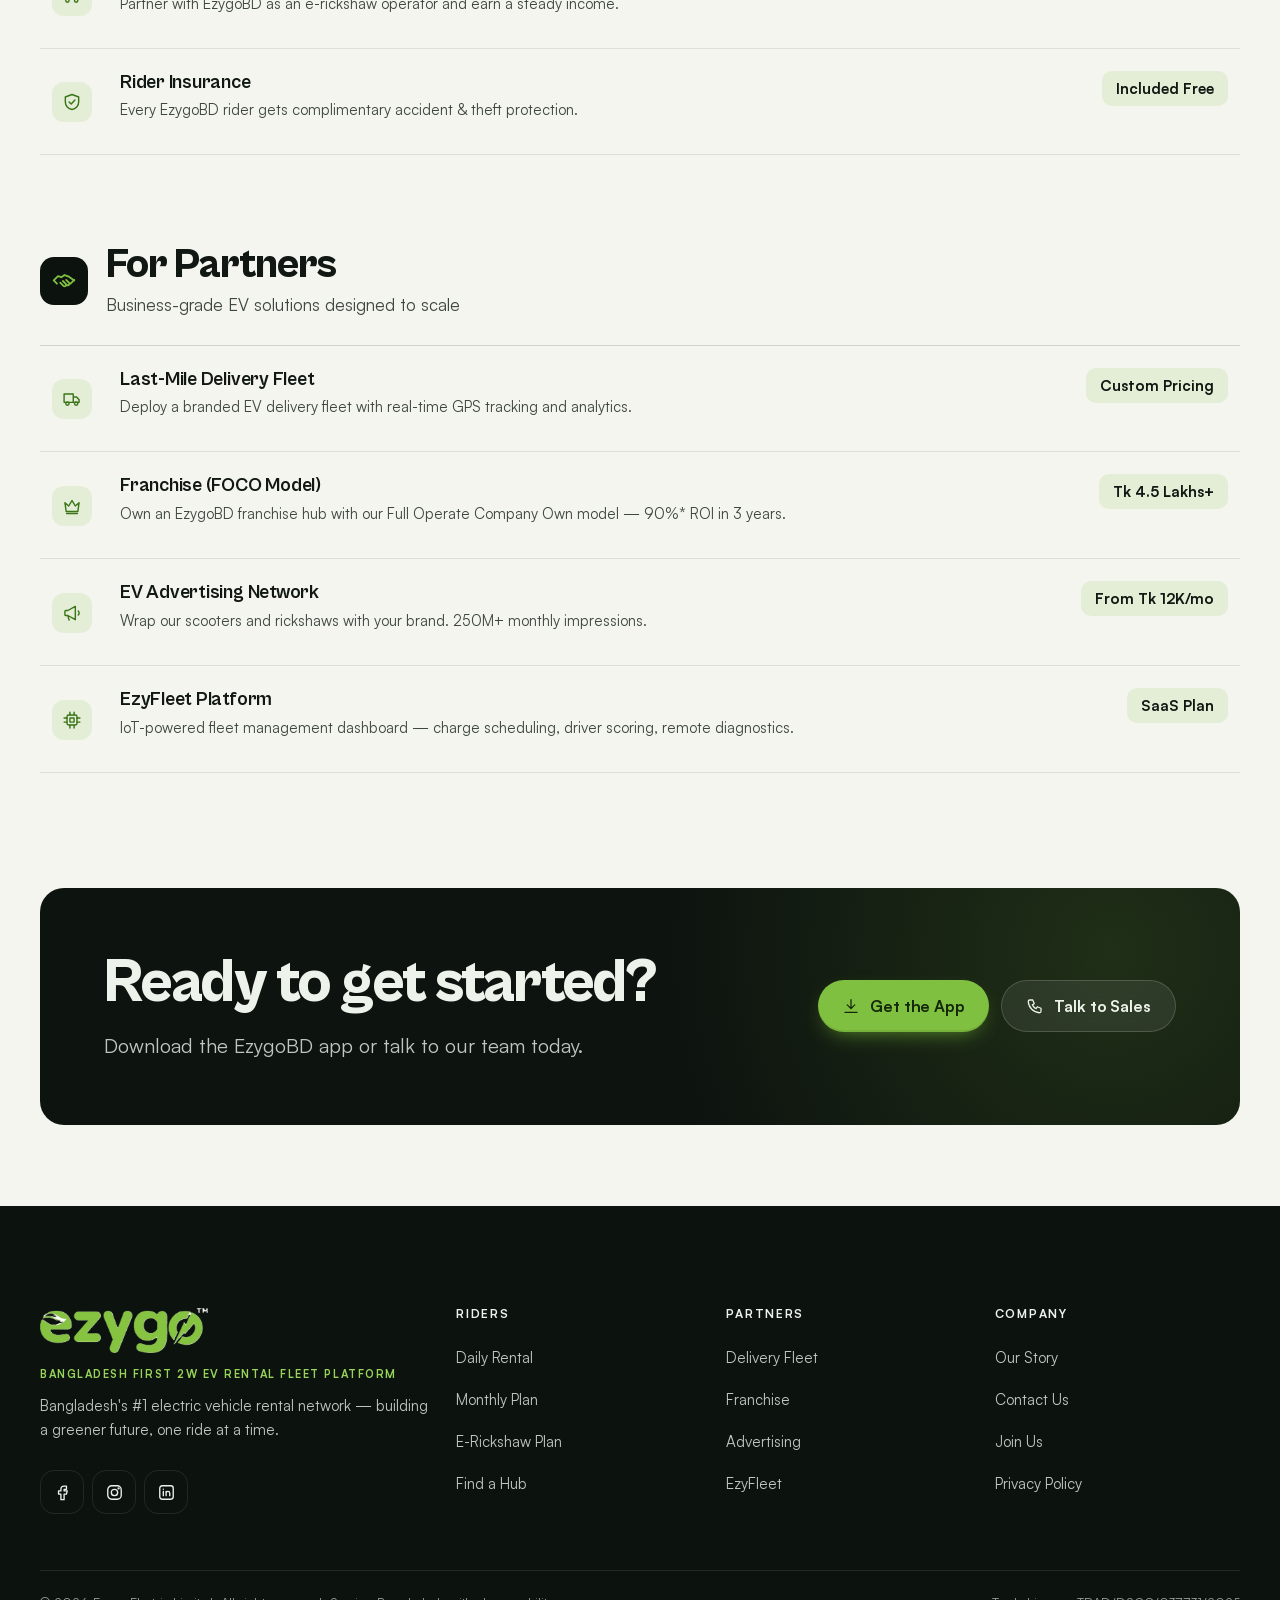
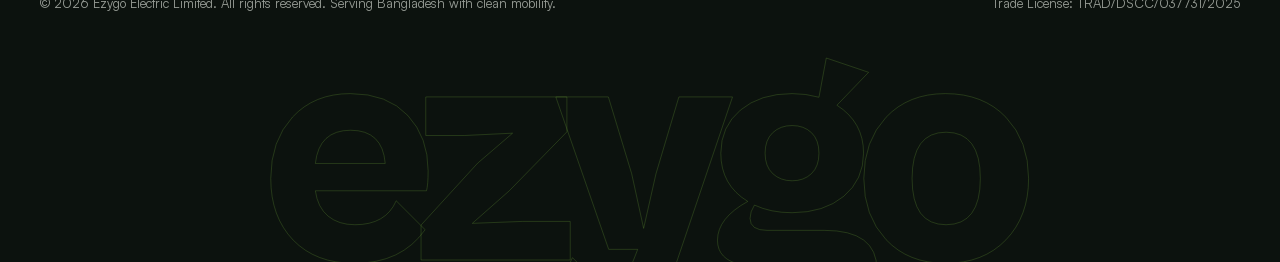
<file: preview/services.html>
<!DOCTYPE html>
<html lang="en">
<head>
  <meta charset="UTF-8">
  <meta name="viewport" content="width=device-width, initial-scale=1, viewport-fit=cover">
  <title>Services — EzygoBD | EV Rental &amp; Partner Solutions</title>
  <meta name="description" content="Explore EzygoBD&#039;s services for riders and business partners — rent an EV, earn with e-rickshaws, launch a franchise, or manage a fleet.">
  <link rel="canonical" href="https://www.ezygobd.com/services.php">
  <meta name="color-scheme" content="light dark">
  <meta name="theme-color" content="#0C120E">

  <link rel="icon" type="image/png" sizes="32x32" href="assets/img/icon-32.png">
  <link rel="apple-touch-icon" href="assets/img/icon-180.png">

  <meta property="og:type" content="website">
  <meta property="og:site_name" content="EzygoBD">
  <meta property="og:locale" content="en_US">
  <meta property="og:url" content="https://www.ezygobd.com/services.php">
  <meta property="og:title" content="Services — EzygoBD | EV Rental &amp; Partner Solutions">
  <meta property="og:description" content="Explore EzygoBD&#039;s services for riders and business partners — rent an EV, earn with e-rickshaws, launch a franchise, or manage a fleet.">
  <meta property="og:image" content="https://www.ezygobd.com/assets/img/og-cover.jpg">
  <meta property="og:image:width" content="1200">
  <meta property="og:image:height" content="630">
  <meta property="og:image:alt" content="EzygoBD — Bangladesh First 2W EV Rental Fleet Platform">
  <meta name="twitter:card" content="summary_large_image">
  <meta name="twitter:title" content="Services — EzygoBD | EV Rental &amp; Partner Solutions">
  <meta name="twitter:description" content="Explore EzygoBD&#039;s services for riders and business partners — rent an EV, earn with e-rickshaws, launch a franchise, or manage a fleet.">
  <meta name="twitter:image" content="https://www.ezygobd.com/assets/img/og-cover.jpg">

  <!-- Theme before paint (saved choice, else device setting); intro only once per visit -->
  <script>(function(d){var e=d.documentElement;e.className+=' js';setTimeout(function(){if(!window.ezygoReady)e.className=e.className.replace(' js','')},4000);try{var t=localStorage.getItem('ezygo-theme');if(t==='dark'||t==='light')e.setAttribute('data-theme',t);if(sessionStorage.getItem('ezygo-intro'))e.className+=' seen';sessionStorage.setItem('ezygo-intro','1')}catch(x){}})(document)</script>
  <link rel="preload" href="assets/fonts/cabinet-800.woff2" as="font" type="font/woff2" crossorigin>
  <link rel="preload" href="assets/fonts/satoshi-400.woff2" as="font" type="font/woff2" crossorigin>
  <link rel="stylesheet" href="assets/css/site.css?v=3.9">
  <script type="application/ld+json">
  {
    "@context": "https://schema.org",
    "@type": "LocalBusiness",
    "name": "EzygoBD",
    "legalName": "Ezygo Mobility Holdings Limited",
    "url": "https://www.ezygobd.com/",
    "logo": "https://www.ezygobd.com/assets/img/logo-480.png",
    "image": "https://www.ezygobd.com/assets/img/og-cover.jpg",
    "description": "Bangladesh First 2W EV Rental Fleet Platform: electric scooter and e-bike rental, delivery fleets, franchise and advertising.",
    "telephone": "+8801828721222",
    "email": "hello@ezygobd.com",
    "priceRange": "Tk 299+ per day",
    "address": {
      "@type": "PostalAddress",
      "streetAddress": "Plot 34, 7th Floor, Sonargaon Janapath Road",
      "addressLocality": "Dhaka",
      "addressCountry": "BD"
    },
    "sameAs": [
      "https://www.facebook.com/share/198cbcDwWD/",
      "https://www.instagram.com/rent_ezygo",
      "https://www.linkedin.com/company/ezygo-mobility-holdings-limited/"
    ]
  }
  </script>

  <meta name="robots" content="noindex, nofollow">
  <style>.preview-badge{position:fixed;left:12px;bottom:12px;z-index:9999;background:#16181D;color:#fff;font:600 12px/1 system-ui,sans-serif;padding:9px 12px;border-radius:999px;opacity:.85}
  .preview-toast{position:fixed;left:50%;bottom:24px;transform:translateX(-50%);z-index:9999;max-width:min(92vw,420px);background:#16181D;color:#fff;font:15px/1.45 system-ui,sans-serif;padding:14px 18px;border-radius:14px;box-shadow:0 8px 30px rgba(0,0,0,.25)}</style>
  <script>document.addEventListener('submit',function(e){e.preventDefault();e.stopImmediatePropagation();var t=document.createElement('div');t.className='preview-toast';t.setAttribute('role','status');t.textContent='This is a design preview, so forms are switched off. Nothing was sent.';document.body.appendChild(t);setTimeout(function(){t.remove()},4500)},true);</script>
</head>
<body><div class="preview-badge" aria-hidden="true">Design preview</div>
  <a class="skip" href="#main">Skip to content</a>

  <!-- Intro: once per visit, CSS only -->
  <div class="intro" aria-hidden="true">
    <div class="intro__in">
      <span class="intro__glow"></span>
      <img src="assets/img/logo-480.webp" width="240" height="65" alt="">
      <div class="intro__meter"><span class="intro__bar"><span></span></span><span class="intro__pct">0</span></div>
      <p class="intro__tag">Bangladesh First EV Network</p>
    </div>
  </div>

  <header class="site-head" id="top">
    <div class="site-head__in wrap">
      <a href="index.html" class="brand" aria-label="EzygoBD home">
        <picture><source type="image/webp" srcset="assets/img/logo-240.webp 1x, assets/img/logo-480.webp 2x"><img src="assets/img/logo-240.png" width="120" height="33" alt="EzygoBD"></picture>
        <span class="brand__tag">Ezygo Mobility Holdings Limited</span>
      </a>

      <nav class="nav" aria-label="Main">
        <a href="index.html#rent-ev">Rent an EV</a>
        <a href="evs.html">Our EVs</a>
        <a href="services.html" aria-current="page">Services</a>
        <a href="about.html">Our Story</a>
        <a href="contact.html">Contact</a>
      </nav>

      <div class="site-head__act">
        <a href="index.html#rent-ev" class="btn btn--lime btn--sm site-head__cta">Book Now</a>
        <button class="icon-btn theme-btn" type="button" id="themeToggle" aria-label="Switch to dark mode" aria-pressed="false">
          <svg class="ic" viewBox="0 0 24 24" width="24" height="24" fill="none" stroke="currentColor" stroke-width="1.7" stroke-linecap="round" stroke-linejoin="round" aria-hidden="true" focusable="false"><path d="M20 14.5A8 8 0 0 1 9.5 4a8 8 0 1 0 10.5 10.5z"/></svg><svg class="ic" viewBox="0 0 24 24" width="24" height="24" fill="none" stroke="currentColor" stroke-width="1.7" stroke-linecap="round" stroke-linejoin="round" aria-hidden="true" focusable="false"><circle cx="12" cy="12" r="4"/><path d="M12 2.5v2M12 19.5v2M4.6 4.6l1.4 1.4M18 18l1.4 1.4M2.5 12h2M19.5 12h2M4.6 19.4L6 18M18 6l1.4-1.4"/></svg>        </button>
        <button class="icon-btn menu-btn" type="button" id="menuBtn" aria-label="Open menu" aria-expanded="false" aria-controls="megaMenu">
          <span class="menu-btn__lines"><span></span><span></span></span>
          <span class="menu-btn__txt">Menu</span>
        </button>
      </div>
    </div>
  </header>

  <!-- Full-screen menu -->
  <div class="mega" id="megaMenu" role="dialog" aria-modal="true" aria-label="Site menu" hidden>
    <div class="mega__in wrap">
      <div class="mega__top">
        <a href="index.html" class="mega__brand">
          <img src="assets/img/logo-240.webp" width="120" height="33" alt="EzygoBD">
          <span>Bangladesh First 2W EV Rental Fleet Platform</span>
        </a>
        <button class="icon-btn mega__close" type="button" id="megaClose" aria-label="Close menu"><svg class="ic" viewBox="0 0 24 24" width="24" height="24" fill="none" stroke="currentColor" stroke-width="1.7" stroke-linecap="round" stroke-linejoin="round" aria-hidden="true" focusable="false"><path d="M6 6l12 12M18 6L6 18"/></svg></button>
      </div>

      <div class="mega__cols">
        <div class="mega__col">
          <h2>Home</h2>
          <ul>
            <li><a href="index.html">Home</a></li>
            <li><a href="index.html#rent-ev">Rent an EV</a></li>
            <li><a href="index.html#ev-specs">Vehicle Specs</a></li>
            <li><a href="evs.html#ezyfleet">EzyFleet</a></li>
          </ul>
        </div>
        <div class="mega__col">
          <h2>Our Story</h2>
          <ul>
            <li><a href="about.html">About Us</a></li>
            <li><a href="about.html#certificates">Certificates</a></li>
            <li><a href="about.html#awards">Winning Awards</a></li>
          </ul>
        </div>
        <div class="mega__col">
          <h2 class="mega__ghost">Team</h2>
          <ul>
            <li><a href="team.html">Team</a></li>
          </ul>
        </div>
        <div class="mega__col">
          <h2>Services</h2>
          <ul>
            <li><a href="services.html" class="is-on" aria-current="page">EV Rental Plans</a></li>
            <li><a href="services.html#delivery">Delivery Fleet</a></li>
            <li><a href="services.html#corporate">Corporate Fleet</a></li>
            <li><a href="services.html#rent-to-own">Rent to Own</a></li>
          </ul>
        </div>
        <div class="mega__col">
          <h2>Contact Us</h2>
          <ul>
            <li><a href="contact.html">Contact Us</a></li>
          </ul>
        </div>
        <div class="mega__col">
          <h2>Join Us</h2>
          <ul>
            <li><a href="join.html">Join Us</a></li>
            <li><a href="join.html#franchise">Franchise (FOCO)</a></li>
            <li><a href="join.html#franchise">Franchise (FOFO)</a></li>
          </ul>
        </div>
      </div>

      <div class="mega__cards">
        <a href="index.html#rent-ev" class="mega__card"><svg class="ic" viewBox="0 0 24 24" width="24" height="24" fill="none" stroke="currentColor" stroke-width="1.7" stroke-linecap="round" stroke-linejoin="round" aria-hidden="true" focusable="false"><circle cx="5.5" cy="17" r="2.5"/><circle cx="18.5" cy="17" r="2.5"/><path d="M8 17h7.5l3-6.5H21M15 4.5h2l1.5 6M5.5 14.5l2-4h6"/></svg><span>Rent an EV</span><svg class="ic" viewBox="0 0 24 24" width="24" height="24" fill="none" stroke="currentColor" stroke-width="1.7" stroke-linecap="round" stroke-linejoin="round" aria-hidden="true" focusable="false"><path d="M7 17L17 7M8.5 7H17v8.5"/></svg></a>
        <a href="services.html" class="mega__card"><svg class="ic" viewBox="0 0 24 24" width="24" height="24" fill="none" stroke="currentColor" stroke-width="1.7" stroke-linecap="round" stroke-linejoin="round" aria-hidden="true" focusable="false"><path d="M2.5 6h11v10h-11zM13.5 9.5h4l3 3.5V16h-7"/><circle cx="6.5" cy="17.5" r="2"/><circle cx="17" cy="17.5" r="2"/></svg><span>Delivery Fleet</span><svg class="ic" viewBox="0 0 24 24" width="24" height="24" fill="none" stroke="currentColor" stroke-width="1.7" stroke-linecap="round" stroke-linejoin="round" aria-hidden="true" focusable="false"><path d="M7 17L17 7M8.5 7H17v8.5"/></svg></a>
        <a href="join.html#franchise" class="mega__card"><svg class="ic" viewBox="0 0 24 24" width="24" height="24" fill="none" stroke="currentColor" stroke-width="1.7" stroke-linecap="round" stroke-linejoin="round" aria-hidden="true" focusable="false"><path d="M3.5 8l4.5 4 4-6.5 4 6.5 4.5-4-1.5 10.5h-14L3.5 8z"/><path d="M5.5 21h13"/></svg><span>Franchise</span><svg class="ic" viewBox="0 0 24 24" width="24" height="24" fill="none" stroke="currentColor" stroke-width="1.7" stroke-linecap="round" stroke-linejoin="round" aria-hidden="true" focusable="false"><path d="M7 17L17 7M8.5 7H17v8.5"/></svg></a>
        <a href="contact.html" class="mega__card"><svg class="ic" viewBox="0 0 24 24" width="24" height="24" fill="none" stroke="currentColor" stroke-width="1.7" stroke-linecap="round" stroke-linejoin="round" aria-hidden="true" focusable="false"><path d="M4 13v-1a8 8 0 0 1 16 0v1"/><rect x="3" y="13" width="4" height="6" rx="1.5"/><rect x="17" y="13" width="4" height="6" rx="1.5"/><path d="M19 19c0 1.5-2 2.5-5 2.5"/></svg><span>Contact Us</span><svg class="ic" viewBox="0 0 24 24" width="24" height="24" fill="none" stroke="currentColor" stroke-width="1.7" stroke-linecap="round" stroke-linejoin="round" aria-hidden="true" focusable="false"><path d="M7 17L17 7M8.5 7H17v8.5"/></svg></a>
      </div>
    </div>
  </div>

<main id="main">

  <!-- ============ SERVICES HERO ============ -->
  <section class="hero hero--svc">
    <video class="hero__video" muted loop playsinline preload="none" aria-hidden="true" tabindex="-1" poster="assets/video/ezygo-hero-poster.webp" data-autoplay><source src="assets/video/ezygo-hero-480.mp4" type="video/mp4" media="(max-width: 640px)"><source src="assets/video/ezygo-hero-720.mp4" type="video/mp4"></video>    <div class="glow"></div>
    <div class="hero__in wrap">
      <h1 class="sr-only">EzygoBD services for riders and partners</h1>
      <div class="svc">
        <div class="svc__col svc__col--riders" id="riders">
          <h2 class="svc__title" data-reveal><svg class="ic" viewBox="0 0 24 24" width="24" height="24" fill="none" stroke="currentColor" stroke-width="1.7" stroke-linecap="round" stroke-linejoin="round" aria-hidden="true" focusable="false"><circle cx="12" cy="8" r="4"/><path d="M4 21a8 8 0 0 1 16 0"/></svg> For Riders</h2>
          <div class="svc__grid svc__grid--riders" data-stagger="pop">
            <a href="index.html#rent-ev" class="offer">
              <span class="offer__tag"><svg class="ic" viewBox="0 0 24 24" width="24" height="24" fill="none" stroke="currentColor" stroke-width="1.7" stroke-linecap="round" stroke-linejoin="round" aria-hidden="true" focusable="false"><circle cx="12" cy="12" r="9"/><path d="M8.5 8.5h1.7c.6 0 1 .4 1 1v6a1.5 1.5 0 0 0 3 0V14M8 11.5h6"/></svg> Earn More</span>
              <div class="offer__body">
                <p class="offer__kick">Kom Khorche Beshi Dao</p>
                <h3 class="offer__h">Earn More <br>with EzygoBD</h3>
                <ul class="offer__ticks"><li><svg class="ic" viewBox="0 0 24 24" width="24" height="24" fill="none" stroke="currentColor" stroke-width="1.7" stroke-linecap="round" stroke-linejoin="round" aria-hidden="true" focusable="false"><circle cx="12" cy="12" r="9"/><path d="M8 12.3l2.7 2.7L16 9.5"/></svg> Lowest rent</li><li><svg class="ic" viewBox="0 0 24 24" width="24" height="24" fill="none" stroke="currentColor" stroke-width="1.7" stroke-linecap="round" stroke-linejoin="round" aria-hidden="true" focusable="false"><circle cx="12" cy="12" r="9"/><path d="M8 12.3l2.7 2.7L16 9.5"/></svg> Zero extra charges</li><li><svg class="ic" viewBox="0 0 24 24" width="24" height="24" fill="none" stroke="currentColor" stroke-width="1.7" stroke-linecap="round" stroke-linejoin="round" aria-hidden="true" focusable="false"><circle cx="12" cy="12" r="9"/><path d="M8 12.3l2.7 2.7L16 9.5"/></svg> Unlimited km</li></ul>
              </div>
              <span class="offer__bg"><svg class="ic" viewBox="0 0 24 24" width="24" height="24" fill="none" stroke="currentColor" stroke-width="1.7" stroke-linecap="round" stroke-linejoin="round" aria-hidden="true" focusable="false"><circle cx="5.5" cy="17" r="2.5"/><circle cx="18.5" cy="17" r="2.5"/><path d="M8 17h7.5l3-6.5H21M15 4.5h2l1.5 6M5.5 14.5l2-4h6"/></svg></span>
            </a>
            <a href="index.html#rent-ev" class="offer offer--feat" id="rent-to-own">
              <span class="offer__tag offer__tag--lime"><svg class="ic" viewBox="0 0 24 24" width="24" height="24" fill="none" stroke="currentColor" stroke-width="1.7" stroke-linecap="round" stroke-linejoin="round" aria-hidden="true" focusable="false"><path d="M12 3.5l2.6 5.3 5.9.9-4.2 4.1 1 5.8L12 16.9l-5.3 2.7 1-5.8-4.2-4.1 5.9-.9L12 3.5z"/></svg> Featured</span>
              <div class="offer__body">
                <p class="offer__kick">Nao Ghor Nieo Apnar</p>
                <h3 class="offer__h">Take Home an<br><em>E-Scooter</em></h3>
                <dl class="offer__price">
                  <div><dt>One-time fee</dt><dd>Tk 4,999*</dd></div>
                  <div><dt>Monthly rent</dt><dd>Tk 2,100</dd></div>
                  <div><dt>Duration</dt><dd>1 Year</dd></div>
                </dl>
              </div>
              <span class="offer__bg"><svg class="ic" viewBox="0 0 24 24" width="24" height="24" fill="none" stroke="currentColor" stroke-width="1.7" stroke-linecap="round" stroke-linejoin="round" aria-hidden="true" focusable="false"><circle cx="5.5" cy="17" r="2.5"/><circle cx="18.5" cy="17" r="2.5"/><path d="M8 17h7.5l3-6.5H21M15 4.5h2l1.5 6M5.5 14.5l2-4h6"/></svg></span>
            </a>
            <a href="index.html#rent-ev" class="offer">
              <span class="offer__tag"><svg class="ic" viewBox="0 0 24 24" width="24" height="24" fill="none" stroke="currentColor" stroke-width="1.7" stroke-linecap="round" stroke-linejoin="round" aria-hidden="true" focusable="false"><path d="M2.5 6h11v10h-11zM13.5 9.5h4l3 3.5V16h-7"/><circle cx="6.5" cy="17.5" r="2"/><circle cx="17" cy="17.5" r="2"/></svg> 3-Wheeler</span>
              <div class="offer__body">
                <p class="offer__kick">Earn Tk 25,000 – Tk 35,000</p>
                <h3 class="offer__h">Monthly with an<br>E-Rickshaw</h3>
              </div>
              <span class="offer__bg"><svg class="ic" viewBox="0 0 24 24" width="24" height="24" fill="none" stroke="currentColor" stroke-width="1.7" stroke-linecap="round" stroke-linejoin="round" aria-hidden="true" focusable="false"><path d="M2.5 6h11v10h-11zM13.5 9.5h4l3 3.5V16h-7"/><circle cx="6.5" cy="17.5" r="2"/><circle cx="17" cy="17.5" r="2"/></svg></span>
            </a>
          </div>
        </div>
        <div class="svc__col svc__col--partners" id="business">
          <h2 class="svc__title" data-reveal><svg class="ic" viewBox="0 0 24 24" width="24" height="24" fill="none" stroke="currentColor" stroke-width="1.7" stroke-linecap="round" stroke-linejoin="round" aria-hidden="true" focusable="false"><path d="M2.5 11.5l4-4 3 1 3-2 4 1.5 5 3.5M2.5 11.5l3 3M21.5 11l-3.5 3.5M8.5 13.5l3 3a1.4 1.4 0 0 0 2-2M11 12l3.5 3.5a1.4 1.4 0 0 0 2-2L14 11"/></svg> For Partners</h2>
          <div class="svc__grid" data-stagger="pop">
            <a href="contact.html" class="offer" id="delivery">
              <span class="offer__tag"><svg class="ic" viewBox="0 0 24 24" width="24" height="24" fill="none" stroke="currentColor" stroke-width="1.7" stroke-linecap="round" stroke-linejoin="round" aria-hidden="true" focusable="false"><path d="M2.5 6h11v10h-11zM13.5 9.5h4l3 3.5V16h-7"/><circle cx="6.5" cy="17.5" r="2"/><circle cx="17" cy="17.5" r="2"/></svg> Delivery</span>
              <div class="offer__body"><p class="offer__kick">Last-mile EV fleet</p><h3 class="offer__h">Delivery Solution<br>for Your Business</h3></div>
              <span class="offer__bg"><svg class="ic" viewBox="0 0 24 24" width="24" height="24" fill="none" stroke="currentColor" stroke-width="1.7" stroke-linecap="round" stroke-linejoin="round" aria-hidden="true" focusable="false"><path d="M2.5 6h11v10h-11zM13.5 9.5h4l3 3.5V16h-7"/><circle cx="6.5" cy="17.5" r="2"/><circle cx="17" cy="17.5" r="2"/></svg></span>
            </a>
            <a href="franchise.html" class="offer">
              <span class="offer__tag"><svg class="ic" viewBox="0 0 24 24" width="24" height="24" fill="none" stroke="currentColor" stroke-width="1.7" stroke-linecap="round" stroke-linejoin="round" aria-hidden="true" focusable="false"><path d="M3.5 8l4.5 4 4-6.5 4 6.5 4.5-4-1.5 10.5h-14L3.5 8z"/><path d="M5.5 21h13"/></svg> Franchise</span>
              <div class="offer__body">
                <p class="offer__kick">Introducing EzygoBD Franchise (FOCO) Model</p>
                <h3 class="offer__h">Earn <em>90%* ROI</em><br>in Just 3 Years</h3>
                <p class="offer__note">Starting investment <strong>Tk 4.5 Lakhs</strong><br><small>with 10 scooters</small></p>
              </div>
              <span class="offer__bg"><svg class="ic" viewBox="0 0 24 24" width="24" height="24" fill="none" stroke="currentColor" stroke-width="1.7" stroke-linecap="round" stroke-linejoin="round" aria-hidden="true" focusable="false"><path d="M3.5 8l4.5 4 4-6.5 4 6.5 4.5-4-1.5 10.5h-14L3.5 8z"/><path d="M5.5 21h13"/></svg></span>
            </a>
            <a href="advertising.html" class="offer">
              <span class="offer__tag"><svg class="ic" viewBox="0 0 24 24" width="24" height="24" fill="none" stroke="currentColor" stroke-width="1.7" stroke-linecap="round" stroke-linejoin="round" aria-hidden="true" focusable="false"><path d="M3.5 10v4a1 1 0 0 0 1 1H7l9 5V4L7 9H4.5a1 1 0 0 0-1 1zM7 15l1.5 5.5M19.5 9.5a3.5 3.5 0 0 1 0 5"/></svg> Advertising</span>
              <div class="offer__body">
                <p class="offer__kick">Drive Your <strong>BRAND</strong> Forward</p>
                <h3 class="offer__h">with EzygoBD<br>Electric</h3>
                <p class="offer__stats"><span><strong>250M+</strong> Impressions</span><span><strong>5M+</strong> Deliveries</span></p>
              </div>
              <span class="offer__bg"><svg class="ic" viewBox="0 0 24 24" width="24" height="24" fill="none" stroke="currentColor" stroke-width="1.7" stroke-linecap="round" stroke-linejoin="round" aria-hidden="true" focusable="false"><path d="M3.5 10v4a1 1 0 0 0 1 1H7l9 5V4L7 9H4.5a1 1 0 0 0-1 1zM7 15l1.5 5.5M19.5 9.5a3.5 3.5 0 0 1 0 5"/></svg></span>
            </a>
            <a href="evs.html#ezyfleet" class="offer">
              <span class="offer__tag"><svg class="ic" viewBox="0 0 24 24" width="24" height="24" fill="none" stroke="currentColor" stroke-width="1.7" stroke-linecap="round" stroke-linejoin="round" aria-hidden="true" focusable="false"><rect x="6" y="6" width="12" height="12" rx="2"/><rect x="9.5" y="9.5" width="5" height="5" rx=".5"/><path d="M9.5 2.5V6M14.5 2.5V6M9.5 18v3.5M14.5 18v3.5M2.5 9.5H6M2.5 14.5H6M18 9.5h3.5M18 14.5h3.5"/></svg> FleetTech</span>
              <div class="offer__body"><p class="offer__kick">Smart IoT Fleet Management</p><h3 class="offer__h">EzyFleet<br>Platform</h3></div>
              <span class="offer__bg"><svg class="ic" viewBox="0 0 24 24" width="24" height="24" fill="none" stroke="currentColor" stroke-width="1.7" stroke-linecap="round" stroke-linejoin="round" aria-hidden="true" focusable="false"><rect x="6" y="6" width="12" height="12" rx="2"/><rect x="9.5" y="9.5" width="5" height="5" rx=".5"/><path d="M9.5 2.5V6M14.5 2.5V6M9.5 18v3.5M14.5 18v3.5M2.5 9.5H6M2.5 14.5H6M18 9.5h3.5M18 14.5h3.5"/></svg></span>
            </a>
          </div>
        </div>
      </div>
    </div>
  </section>

  <!-- ============ FULL SERVICE LIST ============ -->
  <section class="sec">
    <div class="wrap">
      <div class="head head--split">
        <div>
          <p class="kick" data-reveal>Everything We Offer</p>
          <h2 class="d2" data-reveal style="--i:1">Complete Service Catalogue</h2>
        </div>
        <p class="lead" data-reveal style="--i:2">From daily commuters to enterprise fleet managers — EzygoBD has a plan for everyone.</p>
      </div>

      <div class="cat" data-reveal>
        <div class="cat__head"><span class="cat__ic"><svg class="ic" viewBox="0 0 24 24" width="24" height="24" fill="none" stroke="currentColor" stroke-width="1.7" stroke-linecap="round" stroke-linejoin="round" aria-hidden="true" focusable="false"><circle cx="12" cy="8" r="4"/><path d="M4 21a8 8 0 0 1 16 0"/></svg></span><div><h3 class="d3">For Riders</h3><p class="muted">Affordable EV rentals that put money back in your pocket</p></div></div>
        <div class="cards4" data-stagger="pop">
          <div class="mini"><span class="mini__ic"><svg class="ic" viewBox="0 0 24 24" width="24" height="24" fill="none" stroke="currentColor" stroke-width="1.7" stroke-linecap="round" stroke-linejoin="round" aria-hidden="true" focusable="false"><circle cx="5.5" cy="17" r="2.5"/><circle cx="18.5" cy="17" r="2.5"/><path d="M8 17h7.5l3-6.5H21M15 4.5h2l1.5 6M5.5 14.5l2-4h6"/></svg></span><h4 class="h4">Daily Rental</h4><p>Rent an e-scooter for the day. No deposit, no fuel cost. Just ride.</p><span class="mini__badge">From Tk 150/day</span></div>
          <div class="mini"><span class="mini__ic"><svg class="ic" viewBox="0 0 24 24" width="24" height="24" fill="none" stroke="currentColor" stroke-width="1.7" stroke-linecap="round" stroke-linejoin="round" aria-hidden="true" focusable="false"><circle cx="12" cy="12" r="9"/><path d="M12 7v5l3 2"/></svg></span><h4 class="h4">Monthly Subscription</h4><p>Lock in a low monthly rate and take the scooter home. Unlimited km.</p><span class="mini__badge">From Tk 2,100/mo</span></div>
          <div class="mini"><span class="mini__ic"><svg class="ic" viewBox="0 0 24 24" width="24" height="24" fill="none" stroke="currentColor" stroke-width="1.7" stroke-linecap="round" stroke-linejoin="round" aria-hidden="true" focusable="false"><path d="M2.5 6h11v10h-11zM13.5 9.5h4l3 3.5V16h-7"/><circle cx="6.5" cy="17.5" r="2"/><circle cx="17" cy="17.5" r="2"/></svg></span><h4 class="h4">E-Rickshaw Earning Plan</h4><p>Partner with EzygoBD as an e-rickshaw operator and earn a steady income.</p><span class="mini__badge">Up to Tk 35K/mo</span></div>
          <div class="mini"><span class="mini__ic"><svg class="ic" viewBox="0 0 24 24" width="24" height="24" fill="none" stroke="currentColor" stroke-width="1.7" stroke-linecap="round" stroke-linejoin="round" aria-hidden="true" focusable="false"><path d="M12 3l8 3v6c0 4.5-3.4 8.3-8 9-4.6-.7-8-4.5-8-9V6l8-3z"/><path d="M8.5 12l2.5 2.5 4.5-5"/></svg></span><h4 class="h4">Rider Insurance</h4><p>Every EzygoBD rider gets complimentary accident &amp; theft protection.</p><span class="mini__badge">Included Free</span></div>
        </div>
      </div>

      <div class="cat" id="corporate" data-reveal>
        <div class="cat__head"><span class="cat__ic cat__ic--night"><svg class="ic" viewBox="0 0 24 24" width="24" height="24" fill="none" stroke="currentColor" stroke-width="1.7" stroke-linecap="round" stroke-linejoin="round" aria-hidden="true" focusable="false"><path d="M2.5 11.5l4-4 3 1 3-2 4 1.5 5 3.5M2.5 11.5l3 3M21.5 11l-3.5 3.5M8.5 13.5l3 3a1.4 1.4 0 0 0 2-2M11 12l3.5 3.5a1.4 1.4 0 0 0 2-2L14 11"/></svg></span><div><h3 class="d3">For Partners</h3><p class="muted">Business-grade EV solutions designed to scale</p></div></div>
        <div class="cards4" data-stagger="pop">
          <div class="mini"><span class="mini__ic"><svg class="ic" viewBox="0 0 24 24" width="24" height="24" fill="none" stroke="currentColor" stroke-width="1.7" stroke-linecap="round" stroke-linejoin="round" aria-hidden="true" focusable="false"><path d="M2.5 6h11v10h-11zM13.5 9.5h4l3 3.5V16h-7"/><circle cx="6.5" cy="17.5" r="2"/><circle cx="17" cy="17.5" r="2"/></svg></span><h4 class="h4">Last-Mile Delivery Fleet</h4><p>Deploy a branded EV delivery fleet with real-time GPS tracking and analytics.</p><span class="mini__badge">Custom Pricing</span></div>
          <div class="mini"><span class="mini__ic"><svg class="ic" viewBox="0 0 24 24" width="24" height="24" fill="none" stroke="currentColor" stroke-width="1.7" stroke-linecap="round" stroke-linejoin="round" aria-hidden="true" focusable="false"><path d="M3.5 8l4.5 4 4-6.5 4 6.5 4.5-4-1.5 10.5h-14L3.5 8z"/><path d="M5.5 21h13"/></svg></span><h4 class="h4">Franchise (FOCO Model)</h4><p>Own an EzygoBD franchise hub with our Full Operate Company Own model — 90%* ROI in 3 years.</p><span class="mini__badge">Tk 4.5 Lakhs+</span></div>
          <div class="mini"><span class="mini__ic"><svg class="ic" viewBox="0 0 24 24" width="24" height="24" fill="none" stroke="currentColor" stroke-width="1.7" stroke-linecap="round" stroke-linejoin="round" aria-hidden="true" focusable="false"><path d="M3.5 10v4a1 1 0 0 0 1 1H7l9 5V4L7 9H4.5a1 1 0 0 0-1 1zM7 15l1.5 5.5M19.5 9.5a3.5 3.5 0 0 1 0 5"/></svg></span><h4 class="h4">EV Advertising Network</h4><p>Wrap our scooters and rickshaws with your brand. 250M+ monthly impressions.</p><span class="mini__badge">From Tk 12K/mo</span></div>
          <div class="mini"><span class="mini__ic"><svg class="ic" viewBox="0 0 24 24" width="24" height="24" fill="none" stroke="currentColor" stroke-width="1.7" stroke-linecap="round" stroke-linejoin="round" aria-hidden="true" focusable="false"><rect x="6" y="6" width="12" height="12" rx="2"/><rect x="9.5" y="9.5" width="5" height="5" rx=".5"/><path d="M9.5 2.5V6M14.5 2.5V6M9.5 18v3.5M14.5 18v3.5M2.5 9.5H6M2.5 14.5H6M18 9.5h3.5M18 14.5h3.5"/></svg></span><h4 class="h4">EzyFleet Platform</h4><p>IoT-powered fleet management dashboard — charge scheduling, driver scoring, remote diagnostics.</p><span class="mini__badge">SaaS Plan</span></div>
        </div>
      </div>
    </div>
  </section>

  <!-- ============ CTA STRIP ============ -->
  <section class="sec sec--tight">
    <div class="wrap">
      <div class="band on-night" data-reveal>
        <div class="glow"></div>
        <div class="band__text">
          <h2 class="d2">Ready to get started?</h2>
          <p class="lead">Download the EzygoBD app or talk to our team today.</p>
        </div>
        <div class="band__btns">
          <a href="evs.html#app" class="btn btn--lime"><svg class="ic" viewBox="0 0 24 24" width="24" height="24" fill="none" stroke="currentColor" stroke-width="1.7" stroke-linecap="round" stroke-linejoin="round" aria-hidden="true" focusable="false"><path d="M12 3.5v12M7 10.5l5 5 5-5M4 20.5h16"/></svg> Get the App</a>
          <a href="index.html#contact" class="btn btn--glass"><svg class="ic" viewBox="0 0 24 24" width="24" height="24" fill="none" stroke="currentColor" stroke-width="1.7" stroke-linecap="round" stroke-linejoin="round" aria-hidden="true" focusable="false"><path d="M5 4h4l2 5-2.5 1.5a11 11 0 0 0 5 5L15 13l5 2v4a2 2 0 0 1-2 2A16 16 0 0 1 3 6a2 2 0 0 1 2-2z"/></svg> Talk to Sales</a>
        </div>
      </div>
    </div>
  </section>

</main>

  <footer class="foot">
    <div class="wrap">
      <div class="foot__grid">
        <div class="foot__brand">
          <img src="assets/img/logo-480.webp" width="200" height="54" alt="Ezygo Electric Limited logo" loading="lazy">
          <p class="foot__tag">Bangladesh First 2W EV Rental Fleet Platform</p>
          <p class="foot__about">Bangladesh's #1 electric vehicle rental network — building a greener future, one ride at a time.</p>
          <div class="socials">
            <a href="https://www.facebook.com/share/198cbcDwWD/" aria-label="Facebook" rel="noopener noreferrer" target="_blank"><svg class="ic" viewBox="0 0 24 24" width="24" height="24" fill="none" stroke="currentColor" stroke-width="1.7" stroke-linecap="round" stroke-linejoin="round" aria-hidden="true" focusable="false"><path d="M14 8h3V4h-3a4 4 0 0 0-4 4v2H7v4h3v7h4v-7h3l1-4h-4V8z"/></svg></a>
            <a href="https://www.instagram.com/rent_ezygo" aria-label="Instagram" rel="noopener noreferrer" target="_blank"><svg class="ic" viewBox="0 0 24 24" width="24" height="24" fill="none" stroke="currentColor" stroke-width="1.7" stroke-linecap="round" stroke-linejoin="round" aria-hidden="true" focusable="false"><rect x="3.5" y="3.5" width="17" height="17" rx="5"/><circle cx="12" cy="12" r="4"/><circle cx="17.2" cy="6.8" r=".6" fill="currentColor"/></svg></a>
            <a href="https://www.linkedin.com/company/ezygo-mobility-holdings-limited/" aria-label="LinkedIn" rel="noopener noreferrer" target="_blank"><svg class="ic" viewBox="0 0 24 24" width="24" height="24" fill="none" stroke="currentColor" stroke-width="1.7" stroke-linecap="round" stroke-linejoin="round" aria-hidden="true" focusable="false"><rect x="3.5" y="3.5" width="17" height="17" rx="3"/><path d="M8 10.5V16M8 7.8v.1M11.5 16v-3.2a2.3 2.3 0 0 1 4.6 0V16M11.5 10.5V16"/></svg></a>
                      </div>
        </div>
        <nav class="foot__col" aria-label="Riders">
          <h2>Riders</h2>
          <ul>
            <li><a href="services.html">Daily Rental</a></li>
            <li><a href="services.html">Monthly Plan</a></li>
            <li><a href="services.html">E-Rickshaw Plan</a></li>
            <li><a href="contact.html">Find a Hub</a></li>
          </ul>
        </nav>
        <nav class="foot__col" aria-label="Partners">
          <h2>Partners</h2>
          <ul>
            <li><a href="services.html">Delivery Fleet</a></li>
            <li><a href="join.html#franchise">Franchise</a></li>
            <li><a href="join.html#advertising">Advertising</a></li>
            <li><a href="evs.html#ezyfleet">EzyFleet</a></li>
          </ul>
        </nav>
        <nav class="foot__col" aria-label="Company">
          <h2>Company</h2>
          <ul>
            <li><a href="about.html">Our Story</a></li>
            <li><a href="contact.html">Contact Us</a></li>
            <li><a href="join.html">Join Us</a></li>
            <li><a href="privacy.html">Privacy Policy</a></li>
          </ul>
        </nav>
      </div>
      <div class="foot__base">
        <p>&copy; 2026 Ezygo Electric Limited. All rights reserved. Serving Bangladesh with clean mobility.</p>
        <p>Trade License: TRAD/DSCC/037731/2025</p>
      </div>
    </div>
    <p class="foot__word" aria-hidden="true">ezygo</p>
  </footer>

  <button class="to-top" type="button" id="toTop" aria-label="Back to top"><svg class="ic" viewBox="0 0 24 24" width="24" height="24" fill="none" stroke="currentColor" stroke-width="1.7" stroke-linecap="round" stroke-linejoin="round" aria-hidden="true" focusable="false"><path d="M12 19.5v-15M6 10.5l6-6 6 6"/></svg></button>

  <!-- WhatsApp: floating button on larger screens, bottom bar on phones -->
  <a href="https://wa.me/8801828721222" class="wa-float" target="_blank" rel="noopener noreferrer" aria-label="Chat on WhatsApp"><svg class="ic" viewBox="0 0 24 24" width="24" height="24" fill="none" stroke="currentColor" stroke-width="1.7" stroke-linecap="round" stroke-linejoin="round" aria-hidden="true" focusable="false"><path d="M3.5 20.5l1.3-4.3A8.5 8.5 0 1 1 8 19.4l-4.5 1.1z"/><path d="M9 8.5c-.3 0-.8.4-.8 1.3 0 2.2 2.8 5.5 5.8 5.8 1 .1 1.5-.6 1.5-1l-.1-.6-1.8-.8-.9 1c-1.2-.5-2.3-1.5-2.8-2.7l.9-.9-.7-1.9-1.1-.2z"/></svg></a>
  <div class="dock" role="group" aria-label="Quick actions">
    <a href="index.html#rent-ev" class="btn btn--lime">Book Now</a>
    <a href="https://wa.me/8801828721222" class="btn btn--glass" target="_blank" rel="noopener noreferrer"><svg class="ic" viewBox="0 0 24 24" width="24" height="24" fill="none" stroke="currentColor" stroke-width="1.7" stroke-linecap="round" stroke-linejoin="round" aria-hidden="true" focusable="false"><path d="M3.5 20.5l1.3-4.3A8.5 8.5 0 1 1 8 19.4l-4.5 1.1z"/><path d="M9 8.5c-.3 0-.8.4-.8 1.3 0 2.2 2.8 5.5 5.8 5.8 1 .1 1.5-.6 1.5-1l-.1-.6-1.8-.8-.9 1c-1.2-.5-2.3-1.5-2.8-2.7l.9-.9-.7-1.9-1.1-.2z"/></svg> WhatsApp</a>
  </div>

  <script src="assets/js/site.js?v=3.9" defer></script>
</body>
</html>
</file>
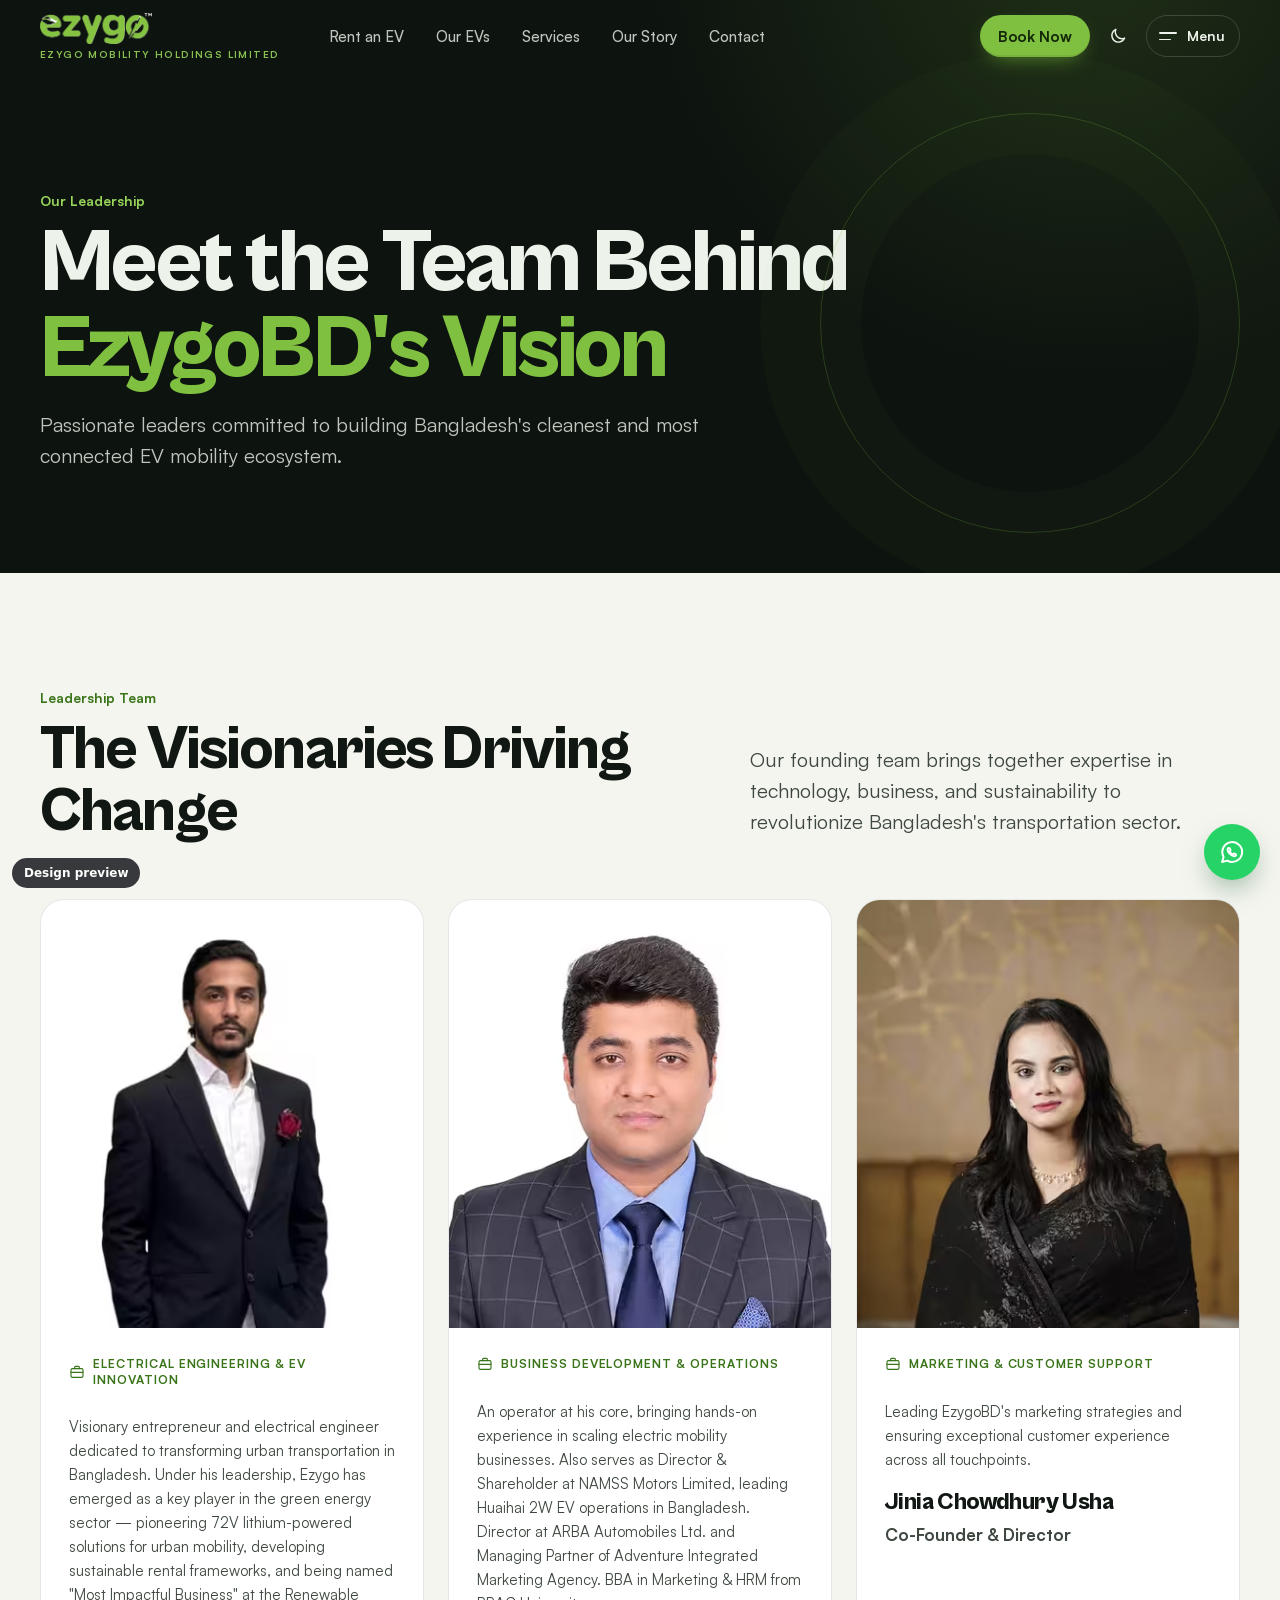
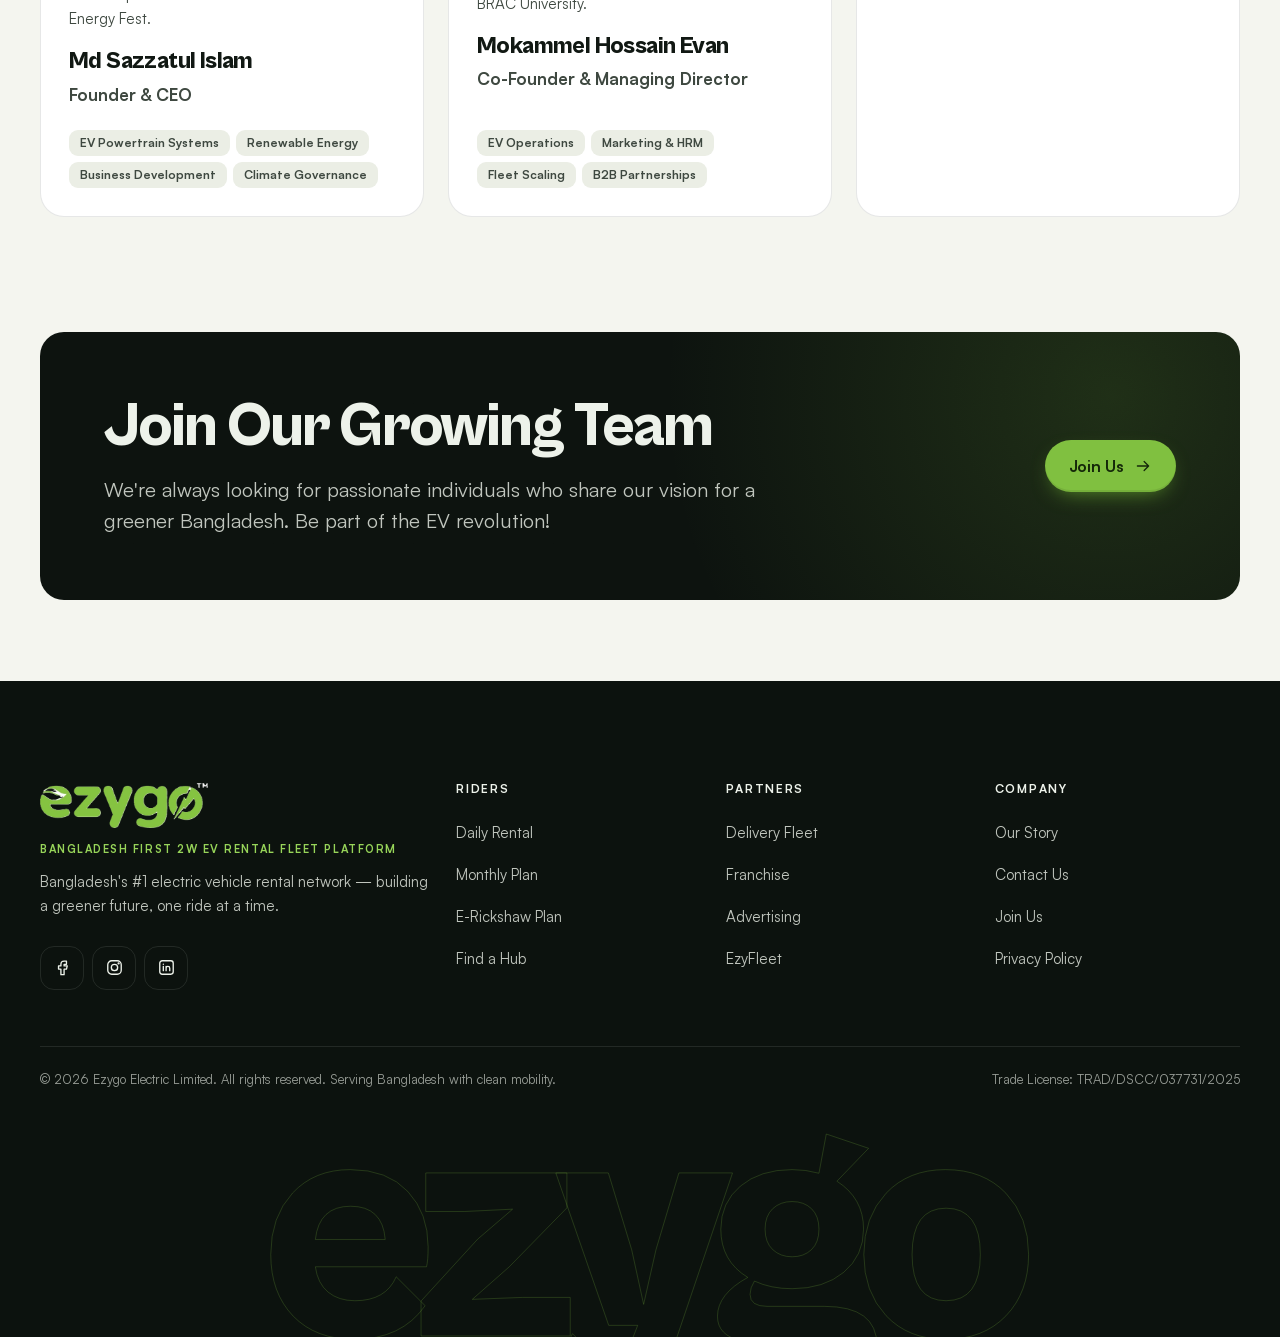
<file: preview/team.html>
<!DOCTYPE html>
<html lang="en">
<head>
  <meta charset="UTF-8">
  <meta name="viewport" content="width=device-width, initial-scale=1, viewport-fit=cover">
  <title>Our Team — EzygoBD | Meet the Leaders Behind Bangladesh&#039;s EV Revolution</title>
  <meta name="description" content="Meet the passionate team driving EzygoBD&#039;s mission to electrify Bangladesh&#039;s transportation.">
  <link rel="canonical" href="https://www.ezygobd.com/team.php">
  <meta name="color-scheme" content="light dark">
  <meta name="theme-color" content="#0C120E">

  <link rel="icon" type="image/png" sizes="32x32" href="assets/img/icon-32.png">
  <link rel="apple-touch-icon" href="assets/img/icon-180.png">

  <meta property="og:type" content="website">
  <meta property="og:site_name" content="EzygoBD">
  <meta property="og:locale" content="en_US">
  <meta property="og:url" content="https://www.ezygobd.com/team.php">
  <meta property="og:title" content="Our Team — EzygoBD | Meet the Leaders Behind Bangladesh&#039;s EV Revolution">
  <meta property="og:description" content="Meet the passionate team driving EzygoBD&#039;s mission to electrify Bangladesh&#039;s transportation.">
  <meta property="og:image" content="https://www.ezygobd.com/assets/img/og-cover.jpg">
  <meta property="og:image:width" content="1200">
  <meta property="og:image:height" content="630">
  <meta property="og:image:alt" content="EzygoBD — Bangladesh First 2W EV Rental Fleet Platform">
  <meta name="twitter:card" content="summary_large_image">
  <meta name="twitter:title" content="Our Team — EzygoBD | Meet the Leaders Behind Bangladesh&#039;s EV Revolution">
  <meta name="twitter:description" content="Meet the passionate team driving EzygoBD&#039;s mission to electrify Bangladesh&#039;s transportation.">
  <meta name="twitter:image" content="https://www.ezygobd.com/assets/img/og-cover.jpg">

  <!-- Theme before paint (saved choice, else device setting); intro only once per visit -->
  <script>(function(d){var e=d.documentElement;e.className+=' js';setTimeout(function(){if(!window.ezygoReady)e.className=e.className.replace(' js','')},4000);try{var t=localStorage.getItem('ezygo-theme');if(t==='dark'||t==='light')e.setAttribute('data-theme',t);if(sessionStorage.getItem('ezygo-intro'))e.className+=' seen';sessionStorage.setItem('ezygo-intro','1')}catch(x){}})(document)</script>
  <link rel="preload" href="assets/fonts/cabinet-800.woff2" as="font" type="font/woff2" crossorigin>
  <link rel="preload" href="assets/fonts/satoshi-400.woff2" as="font" type="font/woff2" crossorigin>
  <link rel="stylesheet" href="assets/css/site.css?v=3.9">
  <script type="application/ld+json">
  {
    "@context": "https://schema.org",
    "@type": "LocalBusiness",
    "name": "EzygoBD",
    "legalName": "Ezygo Mobility Holdings Limited",
    "url": "https://www.ezygobd.com/",
    "logo": "https://www.ezygobd.com/assets/img/logo-480.png",
    "image": "https://www.ezygobd.com/assets/img/og-cover.jpg",
    "description": "Bangladesh First 2W EV Rental Fleet Platform: electric scooter and e-bike rental, delivery fleets, franchise and advertising.",
    "telephone": "+8801828721222",
    "email": "hello@ezygobd.com",
    "priceRange": "Tk 299+ per day",
    "address": {
      "@type": "PostalAddress",
      "streetAddress": "Plot 34, 7th Floor, Sonargaon Janapath Road",
      "addressLocality": "Dhaka",
      "addressCountry": "BD"
    },
    "sameAs": [
      "https://www.facebook.com/share/198cbcDwWD/",
      "https://www.instagram.com/rent_ezygo",
      "https://www.linkedin.com/company/ezygo-mobility-holdings-limited/"
    ]
  }
  </script>

  <meta name="robots" content="noindex, nofollow">
  <style>.preview-badge{position:fixed;left:12px;bottom:12px;z-index:9999;background:#16181D;color:#fff;font:600 12px/1 system-ui,sans-serif;padding:9px 12px;border-radius:999px;opacity:.85}
  .preview-toast{position:fixed;left:50%;bottom:24px;transform:translateX(-50%);z-index:9999;max-width:min(92vw,420px);background:#16181D;color:#fff;font:15px/1.45 system-ui,sans-serif;padding:14px 18px;border-radius:14px;box-shadow:0 8px 30px rgba(0,0,0,.25)}</style>
  <script>document.addEventListener('submit',function(e){e.preventDefault();e.stopImmediatePropagation();var t=document.createElement('div');t.className='preview-toast';t.setAttribute('role','status');t.textContent='This is a design preview, so forms are switched off. Nothing was sent.';document.body.appendChild(t);setTimeout(function(){t.remove()},4500)},true);</script>
</head>
<body><div class="preview-badge" aria-hidden="true">Design preview</div>
  <a class="skip" href="#main">Skip to content</a>

  <!-- Intro: once per visit, CSS only -->
  <div class="intro" aria-hidden="true">
    <div class="intro__in">
      <span class="intro__glow"></span>
      <img src="assets/img/logo-480.webp" width="240" height="65" alt="">
      <div class="intro__meter"><span class="intro__bar"><span></span></span><span class="intro__pct">0</span></div>
      <p class="intro__tag">Bangladesh First EV Network</p>
    </div>
  </div>

  <header class="site-head" id="top">
    <div class="site-head__in wrap">
      <a href="index.html" class="brand" aria-label="EzygoBD home">
        <picture><source type="image/webp" srcset="assets/img/logo-240.webp 1x, assets/img/logo-480.webp 2x"><img src="assets/img/logo-240.png" width="120" height="33" alt="EzygoBD"></picture>
        <span class="brand__tag">Ezygo Mobility Holdings Limited</span>
      </a>

      <nav class="nav" aria-label="Main">
        <a href="index.html#rent-ev">Rent an EV</a>
        <a href="evs.html">Our EVs</a>
        <a href="services.html">Services</a>
        <a href="about.html">Our Story</a>
        <a href="contact.html">Contact</a>
      </nav>

      <div class="site-head__act">
        <a href="index.html#rent-ev" class="btn btn--lime btn--sm site-head__cta">Book Now</a>
        <button class="icon-btn theme-btn" type="button" id="themeToggle" aria-label="Switch to dark mode" aria-pressed="false">
          <svg class="ic" viewBox="0 0 24 24" width="24" height="24" fill="none" stroke="currentColor" stroke-width="1.7" stroke-linecap="round" stroke-linejoin="round" aria-hidden="true" focusable="false"><path d="M20 14.5A8 8 0 0 1 9.5 4a8 8 0 1 0 10.5 10.5z"/></svg><svg class="ic" viewBox="0 0 24 24" width="24" height="24" fill="none" stroke="currentColor" stroke-width="1.7" stroke-linecap="round" stroke-linejoin="round" aria-hidden="true" focusable="false"><circle cx="12" cy="12" r="4"/><path d="M12 2.5v2M12 19.5v2M4.6 4.6l1.4 1.4M18 18l1.4 1.4M2.5 12h2M19.5 12h2M4.6 19.4L6 18M18 6l1.4-1.4"/></svg>        </button>
        <button class="icon-btn menu-btn" type="button" id="menuBtn" aria-label="Open menu" aria-expanded="false" aria-controls="megaMenu">
          <span class="menu-btn__lines"><span></span><span></span></span>
          <span class="menu-btn__txt">Menu</span>
        </button>
      </div>
    </div>
  </header>

  <!-- Full-screen menu -->
  <div class="mega" id="megaMenu" role="dialog" aria-modal="true" aria-label="Site menu" hidden>
    <div class="mega__in wrap">
      <div class="mega__top">
        <a href="index.html" class="mega__brand">
          <img src="assets/img/logo-240.webp" width="120" height="33" alt="EzygoBD">
          <span>Bangladesh First 2W EV Rental Fleet Platform</span>
        </a>
        <button class="icon-btn mega__close" type="button" id="megaClose" aria-label="Close menu"><svg class="ic" viewBox="0 0 24 24" width="24" height="24" fill="none" stroke="currentColor" stroke-width="1.7" stroke-linecap="round" stroke-linejoin="round" aria-hidden="true" focusable="false"><path d="M6 6l12 12M18 6L6 18"/></svg></button>
      </div>

      <div class="mega__cols">
        <div class="mega__col">
          <h2>Home</h2>
          <ul>
            <li><a href="index.html">Home</a></li>
            <li><a href="index.html#rent-ev">Rent an EV</a></li>
            <li><a href="index.html#ev-specs">Vehicle Specs</a></li>
            <li><a href="evs.html#ezyfleet">EzyFleet</a></li>
          </ul>
        </div>
        <div class="mega__col">
          <h2>Our Story</h2>
          <ul>
            <li><a href="about.html">About Us</a></li>
            <li><a href="about.html#certificates">Certificates</a></li>
            <li><a href="about.html#awards">Winning Awards</a></li>
          </ul>
        </div>
        <div class="mega__col">
          <h2 class="mega__ghost">Team</h2>
          <ul>
            <li><a href="team.html" class="is-on" aria-current="page">Team</a></li>
          </ul>
        </div>
        <div class="mega__col">
          <h2>Services</h2>
          <ul>
            <li><a href="services.html">EV Rental Plans</a></li>
            <li><a href="services.html#delivery">Delivery Fleet</a></li>
            <li><a href="services.html#corporate">Corporate Fleet</a></li>
            <li><a href="services.html#rent-to-own">Rent to Own</a></li>
          </ul>
        </div>
        <div class="mega__col">
          <h2>Contact Us</h2>
          <ul>
            <li><a href="contact.html">Contact Us</a></li>
          </ul>
        </div>
        <div class="mega__col">
          <h2>Join Us</h2>
          <ul>
            <li><a href="join.html">Join Us</a></li>
            <li><a href="join.html#franchise">Franchise (FOCO)</a></li>
            <li><a href="join.html#franchise">Franchise (FOFO)</a></li>
          </ul>
        </div>
      </div>

      <div class="mega__cards">
        <a href="index.html#rent-ev" class="mega__card"><svg class="ic" viewBox="0 0 24 24" width="24" height="24" fill="none" stroke="currentColor" stroke-width="1.7" stroke-linecap="round" stroke-linejoin="round" aria-hidden="true" focusable="false"><circle cx="5.5" cy="17" r="2.5"/><circle cx="18.5" cy="17" r="2.5"/><path d="M8 17h7.5l3-6.5H21M15 4.5h2l1.5 6M5.5 14.5l2-4h6"/></svg><span>Rent an EV</span><svg class="ic" viewBox="0 0 24 24" width="24" height="24" fill="none" stroke="currentColor" stroke-width="1.7" stroke-linecap="round" stroke-linejoin="round" aria-hidden="true" focusable="false"><path d="M7 17L17 7M8.5 7H17v8.5"/></svg></a>
        <a href="services.html" class="mega__card"><svg class="ic" viewBox="0 0 24 24" width="24" height="24" fill="none" stroke="currentColor" stroke-width="1.7" stroke-linecap="round" stroke-linejoin="round" aria-hidden="true" focusable="false"><path d="M2.5 6h11v10h-11zM13.5 9.5h4l3 3.5V16h-7"/><circle cx="6.5" cy="17.5" r="2"/><circle cx="17" cy="17.5" r="2"/></svg><span>Delivery Fleet</span><svg class="ic" viewBox="0 0 24 24" width="24" height="24" fill="none" stroke="currentColor" stroke-width="1.7" stroke-linecap="round" stroke-linejoin="round" aria-hidden="true" focusable="false"><path d="M7 17L17 7M8.5 7H17v8.5"/></svg></a>
        <a href="join.html#franchise" class="mega__card"><svg class="ic" viewBox="0 0 24 24" width="24" height="24" fill="none" stroke="currentColor" stroke-width="1.7" stroke-linecap="round" stroke-linejoin="round" aria-hidden="true" focusable="false"><path d="M3.5 8l4.5 4 4-6.5 4 6.5 4.5-4-1.5 10.5h-14L3.5 8z"/><path d="M5.5 21h13"/></svg><span>Franchise</span><svg class="ic" viewBox="0 0 24 24" width="24" height="24" fill="none" stroke="currentColor" stroke-width="1.7" stroke-linecap="round" stroke-linejoin="round" aria-hidden="true" focusable="false"><path d="M7 17L17 7M8.5 7H17v8.5"/></svg></a>
        <a href="contact.html" class="mega__card"><svg class="ic" viewBox="0 0 24 24" width="24" height="24" fill="none" stroke="currentColor" stroke-width="1.7" stroke-linecap="round" stroke-linejoin="round" aria-hidden="true" focusable="false"><path d="M4 13v-1a8 8 0 0 1 16 0v1"/><rect x="3" y="13" width="4" height="6" rx="1.5"/><rect x="17" y="13" width="4" height="6" rx="1.5"/><path d="M19 19c0 1.5-2 2.5-5 2.5"/></svg><span>Contact Us</span><svg class="ic" viewBox="0 0 24 24" width="24" height="24" fill="none" stroke="currentColor" stroke-width="1.7" stroke-linecap="round" stroke-linejoin="round" aria-hidden="true" focusable="false"><path d="M7 17L17 7M8.5 7H17v8.5"/></svg></a>
      </div>
    </div>
  </div>

<main id="main">

  <!-- ============ TEAM HERO ============ -->
  <section class="hero hero--page hero--plain">
    <div class="glow"></div>
    <div class="hero__in wrap">
      <p class="kick" data-reveal style="--i:0">Our Leadership</p>
      <h1 class="d1 balance" data-reveal style="--i:1">Meet the Team Behind<br><em>EzygoBD's Vision</em></h1>
      <p class="lead" data-reveal style="--i:2">Passionate leaders committed to building Bangladesh's cleanest and most connected EV mobility ecosystem.</p>
    </div>
  </section>

  <!-- ============ TEAM MEMBERS ============ -->
  <section class="sec">
    <div class="wrap">
      <div class="head head--split">
        <div>
          <p class="kick" data-reveal>Leadership Team</p>
          <h2 class="d2" data-reveal style="--i:1">The Visionaries Driving Change</h2>
        </div>
        <p class="lead" data-reveal style="--i:2">Our founding team brings together expertise in technology, business, and sustainability to revolutionize Bangladesh's transportation sector.</p>
      </div>
      <div class="people" data-stagger="pop">
        <article class="person">
          <div class="person__pic">
            <picture><source type="image/avif" srcset="assets/img/team-sazzatul-400.avif 400w, assets/img/team-sazzatul-444.avif 444w" sizes="(min-width: 1000px) 30vw, (min-width: 640px) 45vw, 100vw"><source type="image/webp" srcset="assets/img/team-sazzatul-400.webp 400w, assets/img/team-sazzatul-444.webp 444w" sizes="(min-width: 1000px) 30vw, (min-width: 640px) 45vw, 100vw"><img src="assets/img/team-sazzatul-400.webp" width="400" height="500" alt="Md Sazzatul Islam - Founder &amp; CEO, Ezygo Electric Ltd" loading="lazy" decoding="async"></picture>            <div class="person__links">
                          </div>
          </div>
          <div class="person__body">
            <p class="person__dept"><svg class="ic" viewBox="0 0 24 24" width="24" height="24" fill="none" stroke="currentColor" stroke-width="1.7" stroke-linecap="round" stroke-linejoin="round" aria-hidden="true" focusable="false"><rect x="3" y="7" width="18" height="13" rx="2"/><path d="M8.5 7V5a1.5 1.5 0 0 1 1.5-1.5h4A1.5 1.5 0 0 1 15.5 5v2M3 12.5h18"/></svg> Electrical Engineering &amp; EV Innovation</p>
            <p class="person__bio">Visionary entrepreneur and electrical engineer dedicated to transforming urban transportation in Bangladesh. Under his leadership, Ezygo has emerged as a key player in the green energy sector — pioneering 72V lithium-powered solutions for urban mobility, developing sustainable rental frameworks, and being named &quot;Most Impactful Business&quot; at the Renewable Energy Fest.</p>
            <h3 class="d3">Md Sazzatul Islam</h3>
            <p class="person__role">Founder &amp; CEO</p>
            <ul class="tags">
              <li>EV Powertrain Systems</li>
              <li>Renewable Energy</li>
              <li>Business Development</li>
              <li>Climate Governance</li>
            </ul>
          </div>
        </article>
        <article class="person">
          <div class="person__pic">
            <picture><source type="image/avif" srcset="assets/img/team-evan-400.avif 400w, assets/img/team-evan-800.avif 800w" sizes="(min-width: 1000px) 30vw, (min-width: 640px) 45vw, 100vw"><source type="image/webp" srcset="assets/img/team-evan-400.webp 400w, assets/img/team-evan-800.webp 800w" sizes="(min-width: 1000px) 30vw, (min-width: 640px) 45vw, 100vw"><img src="assets/img/team-evan-400.webp" width="400" height="500" alt="Mokammel Hossain Evan - Co-Founder &amp; Managing Director" loading="lazy" decoding="async"></picture>            <div class="person__links">
                          </div>
          </div>
          <div class="person__body">
            <p class="person__dept"><svg class="ic" viewBox="0 0 24 24" width="24" height="24" fill="none" stroke="currentColor" stroke-width="1.7" stroke-linecap="round" stroke-linejoin="round" aria-hidden="true" focusable="false"><rect x="3" y="7" width="18" height="13" rx="2"/><path d="M8.5 7V5a1.5 1.5 0 0 1 1.5-1.5h4A1.5 1.5 0 0 1 15.5 5v2M3 12.5h18"/></svg> Business Development &amp; Operations</p>
            <p class="person__bio">An operator at his core, bringing hands-on experience in scaling electric mobility businesses. Also serves as Director &amp; Shareholder at NAMSS Motors Limited, leading Huaihai 2W EV operations in Bangladesh. Director at ARBA Automobiles Ltd. and Managing Partner of Adventure Integrated Marketing Agency. BBA in Marketing &amp; HRM from BRAC University.</p>
            <h3 class="d3">Mokammel Hossain Evan</h3>
            <p class="person__role">Co-Founder &amp; Managing Director</p>
            <ul class="tags">
              <li>EV Operations</li>
              <li>Marketing &amp; HRM</li>
              <li>Fleet Scaling</li>
              <li>B2B Partnerships</li>
            </ul>
          </div>
        </article>
        <article class="person">
          <div class="person__pic">
            <picture><source type="image/avif" srcset="assets/img/team-jinia-400.avif 400w, assets/img/team-jinia-800.avif 800w" sizes="(min-width: 1000px) 30vw, (min-width: 640px) 45vw, 100vw"><source type="image/webp" srcset="assets/img/team-jinia-400.webp 400w, assets/img/team-jinia-800.webp 800w" sizes="(min-width: 1000px) 30vw, (min-width: 640px) 45vw, 100vw"><img src="assets/img/team-jinia-400.webp" width="400" height="500" alt="Jinia Chowdhury Usha - Co-Founder &amp; Director" loading="lazy" decoding="async"></picture>            <div class="person__links">
                          </div>
          </div>
          <div class="person__body">
            <p class="person__dept"><svg class="ic" viewBox="0 0 24 24" width="24" height="24" fill="none" stroke="currentColor" stroke-width="1.7" stroke-linecap="round" stroke-linejoin="round" aria-hidden="true" focusable="false"><rect x="3" y="7" width="18" height="13" rx="2"/><path d="M8.5 7V5a1.5 1.5 0 0 1 1.5-1.5h4A1.5 1.5 0 0 1 15.5 5v2M3 12.5h18"/></svg> Marketing &amp; Customer Support</p>
            <p class="person__bio">Leading EzygoBD&#039;s marketing strategies and ensuring exceptional customer experience across all touchpoints.</p>
            <h3 class="d3">Jinia Chowdhury Usha</h3>
            <p class="person__role">Co-Founder &amp; Director</p>
          </div>
        </article>
      </div>
    </div>
  </section>

  <!-- ============ JOIN CTA ============ -->
  <section class="sec sec--tight">
    <div class="wrap">
      <div class="band on-night" data-reveal>
        <div class="glow"></div>
        <div class="band__text">
          <h2 class="d2">Join Our Growing Team</h2>
          <p class="lead">We're always looking for passionate individuals who share our vision for a greener Bangladesh. Be part of the EV revolution!</p>
        </div>
        <div class="band__btns"><a href="join.html" class="btn btn--lime">Join Us <svg class="ic" viewBox="0 0 24 24" width="24" height="24" fill="none" stroke="currentColor" stroke-width="1.7" stroke-linecap="round" stroke-linejoin="round" aria-hidden="true" focusable="false"><path d="M4.5 12h15M13.5 6l6 6-6 6"/></svg></a></div>
      </div>
    </div>
  </section>

</main>

  <footer class="foot">
    <div class="wrap">
      <div class="foot__grid">
        <div class="foot__brand">
          <img src="assets/img/logo-480.webp" width="200" height="54" alt="Ezygo Electric Limited logo" loading="lazy">
          <p class="foot__tag">Bangladesh First 2W EV Rental Fleet Platform</p>
          <p class="foot__about">Bangladesh's #1 electric vehicle rental network — building a greener future, one ride at a time.</p>
          <div class="socials">
            <a href="https://www.facebook.com/share/198cbcDwWD/" aria-label="Facebook" rel="noopener noreferrer" target="_blank"><svg class="ic" viewBox="0 0 24 24" width="24" height="24" fill="none" stroke="currentColor" stroke-width="1.7" stroke-linecap="round" stroke-linejoin="round" aria-hidden="true" focusable="false"><path d="M14 8h3V4h-3a4 4 0 0 0-4 4v2H7v4h3v7h4v-7h3l1-4h-4V8z"/></svg></a>
            <a href="https://www.instagram.com/rent_ezygo" aria-label="Instagram" rel="noopener noreferrer" target="_blank"><svg class="ic" viewBox="0 0 24 24" width="24" height="24" fill="none" stroke="currentColor" stroke-width="1.7" stroke-linecap="round" stroke-linejoin="round" aria-hidden="true" focusable="false"><rect x="3.5" y="3.5" width="17" height="17" rx="5"/><circle cx="12" cy="12" r="4"/><circle cx="17.2" cy="6.8" r=".6" fill="currentColor"/></svg></a>
            <a href="https://www.linkedin.com/company/ezygo-mobility-holdings-limited/" aria-label="LinkedIn" rel="noopener noreferrer" target="_blank"><svg class="ic" viewBox="0 0 24 24" width="24" height="24" fill="none" stroke="currentColor" stroke-width="1.7" stroke-linecap="round" stroke-linejoin="round" aria-hidden="true" focusable="false"><rect x="3.5" y="3.5" width="17" height="17" rx="3"/><path d="M8 10.5V16M8 7.8v.1M11.5 16v-3.2a2.3 2.3 0 0 1 4.6 0V16M11.5 10.5V16"/></svg></a>
                      </div>
        </div>
        <nav class="foot__col" aria-label="Riders">
          <h2>Riders</h2>
          <ul>
            <li><a href="services.html">Daily Rental</a></li>
            <li><a href="services.html">Monthly Plan</a></li>
            <li><a href="services.html">E-Rickshaw Plan</a></li>
            <li><a href="contact.html">Find a Hub</a></li>
          </ul>
        </nav>
        <nav class="foot__col" aria-label="Partners">
          <h2>Partners</h2>
          <ul>
            <li><a href="services.html">Delivery Fleet</a></li>
            <li><a href="join.html#franchise">Franchise</a></li>
            <li><a href="join.html#advertising">Advertising</a></li>
            <li><a href="evs.html#ezyfleet">EzyFleet</a></li>
          </ul>
        </nav>
        <nav class="foot__col" aria-label="Company">
          <h2>Company</h2>
          <ul>
            <li><a href="about.html">Our Story</a></li>
            <li><a href="contact.html">Contact Us</a></li>
            <li><a href="join.html">Join Us</a></li>
            <li><a href="privacy.html">Privacy Policy</a></li>
          </ul>
        </nav>
      </div>
      <div class="foot__base">
        <p>&copy; 2026 Ezygo Electric Limited. All rights reserved. Serving Bangladesh with clean mobility.</p>
        <p>Trade License: TRAD/DSCC/037731/2025</p>
      </div>
    </div>
    <p class="foot__word" aria-hidden="true">ezygo</p>
  </footer>

  <button class="to-top" type="button" id="toTop" aria-label="Back to top"><svg class="ic" viewBox="0 0 24 24" width="24" height="24" fill="none" stroke="currentColor" stroke-width="1.7" stroke-linecap="round" stroke-linejoin="round" aria-hidden="true" focusable="false"><path d="M12 19.5v-15M6 10.5l6-6 6 6"/></svg></button>

  <!-- WhatsApp: floating button on larger screens, bottom bar on phones -->
  <a href="https://wa.me/8801828721222" class="wa-float" target="_blank" rel="noopener noreferrer" aria-label="Chat on WhatsApp"><svg class="ic" viewBox="0 0 24 24" width="24" height="24" fill="none" stroke="currentColor" stroke-width="1.7" stroke-linecap="round" stroke-linejoin="round" aria-hidden="true" focusable="false"><path d="M3.5 20.5l1.3-4.3A8.5 8.5 0 1 1 8 19.4l-4.5 1.1z"/><path d="M9 8.5c-.3 0-.8.4-.8 1.3 0 2.2 2.8 5.5 5.8 5.8 1 .1 1.5-.6 1.5-1l-.1-.6-1.8-.8-.9 1c-1.2-.5-2.3-1.5-2.8-2.7l.9-.9-.7-1.9-1.1-.2z"/></svg></a>
  <div class="dock" role="group" aria-label="Quick actions">
    <a href="index.html#rent-ev" class="btn btn--lime">Book Now</a>
    <a href="https://wa.me/8801828721222" class="btn btn--glass" target="_blank" rel="noopener noreferrer"><svg class="ic" viewBox="0 0 24 24" width="24" height="24" fill="none" stroke="currentColor" stroke-width="1.7" stroke-linecap="round" stroke-linejoin="round" aria-hidden="true" focusable="false"><path d="M3.5 20.5l1.3-4.3A8.5 8.5 0 1 1 8 19.4l-4.5 1.1z"/><path d="M9 8.5c-.3 0-.8.4-.8 1.3 0 2.2 2.8 5.5 5.8 5.8 1 .1 1.5-.6 1.5-1l-.1-.6-1.8-.8-.9 1c-1.2-.5-2.3-1.5-2.8-2.7l.9-.9-.7-1.9-1.1-.2z"/></svg> WhatsApp</a>
  </div>

  <script src="assets/js/site.js?v=3.9" defer></script>
</body>
</html>
</file>
<file: preview/assets/css/site.css>
/* =========================================================================
   EzygoBD — site.css (v3)
   One display face (Cabinet Grotesk), one text face (Satoshi), one accent
   (the logo lime). Light + dark from the same tokens. Works on Chrome 87:
   no aspect-ratio, :has, :is or container queries.
   ========================================================================= */

@font-face { font-family: "Cabinet Grotesk"; src: url(../fonts/cabinet-800.woff2) format("woff2"); font-weight: 800; font-display: swap; }
@font-face { font-family: "Cabinet Grotesk"; src: url(../fonts/cabinet-700.woff2) format("woff2"); font-weight: 700; font-display: swap; }
@font-face { font-family: "Cabinet Grotesk"; src: url(../fonts/cabinet-500.woff2) format("woff2"); font-weight: 500; font-display: swap; }
@font-face { font-family: "Satoshi"; src: url(../fonts/satoshi-400.woff2) format("woff2"); font-weight: 400; font-display: swap; }
@font-face { font-family: "Satoshi"; src: url(../fonts/satoshi-500.woff2) format("woff2"); font-weight: 500; font-display: swap; }
@font-face { font-family: "Satoshi"; src: url(../fonts/satoshi-700.woff2) format("woff2"); font-weight: 700; font-display: swap; }

/* ---------- Tokens ---------- */
:root {
  --night: #0C120E;          /* hero, dark bands, footer (both modes) */
  --night-2: #131B16;
  --night-3: #1B251F;
  --night-line: rgba(232, 240, 230, .1);
  --on-night: #EDF2EA;
  --on-night-2: rgba(237, 242, 234, .7);
  --on-night-3: rgba(237, 242, 234, .5);

  --bg: #F4F5EF;             /* page */
  --bg-2: #EBEEE5;           /* tinted band */
  --card: #FFFFFF;
  --stage: #E3E6DE;          /* photo backdrop */
  --ink: #111813;
  --ink-2: #48524B;
  --ink-3: #5A645C;
  --line: rgba(17, 24, 19, .1);
  --line-2: rgba(17, 24, 19, .16);

  --lime: #80C040;           /* the logo green: buttons, marks */
  --lime-2: #97D459;         /* hover / on dark */
  --lime-ink: #142809;       /* text on lime */
  --green: #3A7419;          /* lime as text on light */
  --lime-soft: rgba(128, 192, 64, .14);
  --danger: #B42318;

  --shadow-sm: 0 1px 2px rgba(12, 30, 16, .06), 0 2px 8px -2px rgba(12, 30, 16, .06);
  --shadow: 0 1px 2px rgba(12, 30, 16, .05), 0 18px 40px -18px rgba(12, 40, 18, .22);
  --shadow-lg: 0 2px 4px rgba(12, 30, 16, .05), 0 40px 80px -30px rgba(12, 40, 18, .35);

  --f-display: "Cabinet Grotesk", "Satoshi", ui-sans-serif, system-ui, -apple-system, "Segoe UI", Roboto, sans-serif;
  --f-text: "Satoshi", ui-sans-serif, system-ui, -apple-system, "Segoe UI", Roboto, "Noto Sans Bengali", sans-serif;

  --r-xs: 8px; --r-sm: 12px; --r: 18px; --r-lg: 26px; --r-xl: 34px;
  --gut: clamp(16px, 4.2vw, 40px);
  --sec: clamp(72px, 9vw, 120px);
  --ease: cubic-bezier(.2, .8, .2, 1);
  --ease-pop: cubic-bezier(.34, 1.4, .5, 1);
  --head-h: 72px;
}
:root[data-theme="dark"] {
  --bg: #121A16; --bg-2: #1A241E; --card: #1A241E; --stage: #222D26;
  --ink: #EDF2EA; --ink-2: rgba(237, 242, 234, .74); --ink-3: rgba(237, 242, 234, .56);
  --line: rgba(237, 242, 234, .09); --line-2: rgba(237, 242, 234, .16);
  --green: #9AD55E; --lime-soft: rgba(128, 192, 64, .16); --danger: #FF8A80;
  --shadow-sm: 0 1px 2px rgba(0, 0, 0, .3);
  --shadow: 0 1px 2px rgba(0, 0, 0, .3), 0 18px 40px -18px rgba(0, 0, 0, .6);
  --shadow-lg: 0 40px 80px -30px rgba(0, 0, 0, .7);
}
@media (prefers-color-scheme: dark) {
  :root:not([data-theme="light"]) {
    --bg: #121A16; --bg-2: #1A241E; --card: #1A241E; --stage: #222D26;
    --ink: #EDF2EA; --ink-2: rgba(237, 242, 234, .74); --ink-3: rgba(237, 242, 234, .56);
    --line: rgba(237, 242, 234, .09); --line-2: rgba(237, 242, 234, .16);
    --green: #9AD55E; --lime-soft: rgba(128, 192, 64, .16); --danger: #FF8A80;
    --shadow-sm: 0 1px 2px rgba(0, 0, 0, .3);
    --shadow: 0 1px 2px rgba(0, 0, 0, .3), 0 18px 40px -18px rgba(0, 0, 0, .6);
    --shadow-lg: 0 40px 80px -30px rgba(0, 0, 0, .7);
  }
}

/* ---------- Base ---------- */
*, *::before, *::after { box-sizing: border-box; }
html { -webkit-text-size-adjust: 100%; scroll-behavior: smooth; scroll-padding-top: calc(var(--head-h) + 12px); }
body {
  margin: 0; background: var(--bg); color: var(--ink);
  font: 400 1.0625rem/1.6 var(--f-text);
  -webkit-font-smoothing: antialiased; -moz-osx-font-smoothing: grayscale;
  text-rendering: optimizeLegibility; overflow-x: hidden;
}
img, svg, video, picture { display: block; max-width: 100%; }
img { height: auto; }
a { color: inherit; text-decoration: none; }
button, input, select, textarea { font: inherit; color: inherit; }
button { cursor: pointer; background: none; border: 0; padding: 0; }
h1, h2, h3, h4, p, ul, ol, dl, dd, figure, blockquote { margin: 0; }
ul, ol { padding: 0; list-style: none; }
strong { font-weight: 700; }
::selection { background: var(--lime); color: var(--lime-ink); }
:focus-visible { outline: 2px solid var(--lime); outline-offset: 3px; border-radius: 6px; }
.ic { width: 1.25em; height: 1.25em; flex: none; }
.sr-only { position: absolute; width: 1px; height: 1px; overflow: hidden; clip: rect(0 0 0 0); white-space: nowrap; }
.skip { position: fixed; left: 12px; top: -60px; z-index: 100; background: var(--lime); color: var(--lime-ink); padding: 10px 14px; border-radius: 10px; font-weight: 700; transition: top .2s; }
.skip:focus { top: 12px; }

.wrap { width: 100%; max-width: 1280px; margin: 0 auto; padding-left: var(--gut); padding-right: var(--gut); }
.wrap--narrow { max-width: 960px; }
main { display: block; }

/* ---------- Type ---------- */
.d1, .d2, .d3, .h3, .h4 { font-family: var(--f-display); color: inherit; }
.d1 { font-weight: 800; font-size: clamp(2.55rem, 1.4rem + 5.2vw, 5.75rem); line-height: .96; letter-spacing: -.035em; }
.d2 { font-weight: 800; font-size: clamp(2.05rem, 1.25rem + 3.3vw, 3.85rem); line-height: 1.01; letter-spacing: -.03em; }
.d3 { font-weight: 800; font-size: clamp(1.7rem, 1.2rem + 1.9vw, 2.6rem); line-height: 1.06; letter-spacing: -.025em; }
.h3 { font-weight: 700; font-size: clamp(1.25rem, 1.1rem + .5vw, 1.5rem); line-height: 1.2; letter-spacing: -.012em; }
.h4 { font-weight: 700; font-size: 1.125rem; line-height: 1.25; letter-spacing: -.005em; }
.d1 em, .d2 em, .d3 em { font-style: normal; color: var(--green); }
.on-night .d1 em, .on-night .d2 em, .on-night .d3 em { color: var(--lime); }
.lead { font-size: clamp(1.0625rem, 1rem + .35vw, 1.25rem); line-height: 1.55; color: var(--ink-2); max-width: 36em; }
.muted { color: var(--ink-2); }
.small { font-size: .9375rem; line-height: 1.55; }
.tnum { font-variant-numeric: tabular-nums; }
.balance { text-wrap: balance; }

/* Small label above a heading (kept from the original copy) */
.kick {
  display: inline-flex; align-items: center; gap: 10px; margin-bottom: 18px;
  font: 700 .75rem/1 var(--f-text); letter-spacing: .16em; text-transform: uppercase; color: var(--green);
}
.kick::before { content: ""; width: 7px; height: 7px; border-radius: 2px; background: var(--lime); transform: rotate(45deg); }
.on-night .kick { color: var(--lime-2); }

/* ---------- Buttons ---------- */
.btn {
  position: relative; display: inline-flex; align-items: center; justify-content: center; gap: 10px;
  min-height: 52px; padding: 0 24px; border-radius: 999px;
  font: 700 1rem/1 var(--f-text); letter-spacing: -.005em; white-space: nowrap;
  transition: background-color .25s var(--ease), color .25s var(--ease), border-color .25s var(--ease), transform .25s var(--ease), box-shadow .25s var(--ease);
  -webkit-tap-highlight-color: transparent;
}
.btn .ic { width: 18px; height: 18px; transition: transform .3s var(--ease); }
.btn:hover .ic--go, .btn:hover .ic:last-child:not(:first-child) { transform: translateX(3px); }
.btn:active { transform: translateY(1px) scale(.985); }
.btn--lime { background: var(--lime); color: var(--lime-ink); box-shadow: inset 0 -2px 0 rgba(0, 0, 0, .08), 0 8px 22px -10px rgba(110, 175, 50, .9); }
.btn--lime:hover { background: var(--lime-2); box-shadow: inset 0 -2px 0 rgba(0, 0, 0, .08), 0 14px 30px -12px rgba(110, 175, 50, .95); }
.btn--ink { background: var(--ink); color: var(--bg); }
.btn--ink:hover { background: var(--green); color: #fff; }
.btn--line { border: 1.5px solid var(--line-2); color: var(--ink); background: transparent; }
.btn--line:hover { border-color: var(--ink); }
.btn--glass { color: var(--on-night); background: rgba(255, 255, 255, .08); border: 1px solid rgba(255, 255, 255, .16); -webkit-backdrop-filter: blur(10px); backdrop-filter: blur(10px); }
.btn--glass:hover { background: rgba(255, 255, 255, .15); }
.btn--sm { min-height: 42px; padding: 0 18px; font-size: .9375rem; }
.btn--block { width: 100%; }
.link-go { display: inline-flex; align-items: center; gap: 8px; font-weight: 700; color: var(--green); }
.link-go .ic { width: 18px; height: 18px; transition: transform .3s var(--ease); }
.link-go:hover .ic { transform: translateX(3px); }
.icon-btn { display: inline-grid; place-items: center; width: 44px; height: 44px; border-radius: 999px; transition: background-color .2s; }

/* ---------- Intro (former preloader) ---------- */
.intro { display: none; }
.js .intro {
  position: fixed; inset: 0; z-index: 90; display: flex; flex-direction: column; align-items: center; justify-content: center; gap: 22px;
  background: var(--night); color: var(--on-night-2);
  animation: intro-out .55s var(--ease) 1.05s forwards;
}
.js.seen .intro { display: none; }
.intro img { width: min(220px, 52vw); animation: intro-logo 1s var(--ease-pop) both; }
.intro__bar { width: 120px; height: 2px; background: rgba(255, 255, 255, .12); border-radius: 2px; overflow: hidden; }
.intro__bar span { display: block; height: 100%; background: var(--lime); transform-origin: left; animation: intro-bar .95s var(--ease) both; }
.intro__tag { font: 500 .75rem/1 var(--f-text); letter-spacing: .2em; text-transform: uppercase; animation: fade-in .6s .25s both; }
@keyframes intro-logo { from { opacity: 0; transform: scale(.86) translateY(10px); } to { opacity: 1; transform: none; } }
@keyframes intro-bar { from { transform: scaleX(0); } to { transform: scaleX(1); } }
@keyframes intro-out { to { opacity: 0; visibility: hidden; } }
@keyframes fade-in { from { opacity: 0; } to { opacity: 1; } }

/* ---------- Header ---------- */
.site-head {
  position: fixed; top: 0; left: 0; right: 0; z-index: 40; height: var(--head-h);
  color: var(--on-night); transition: background-color .35s var(--ease), box-shadow .35s var(--ease), transform .4s var(--ease), color .35s;
}
.site-head__in { height: 100%; display: flex; align-items: center; gap: 24px; }
.site-head.is-stuck { background: rgba(12, 18, 14, .78); -webkit-backdrop-filter: blur(16px) saturate(1.4); backdrop-filter: blur(16px) saturate(1.4); box-shadow: 0 1px 0 rgba(255, 255, 255, .06); }
.site-head.is-hidden { transform: translateY(-100%); }
.brand { display: flex; flex-direction: column; gap: 5px; margin-right: auto; }
.brand img { width: 112px; height: auto; }
.brand__tag { font: 700 .625rem/1 var(--f-text); letter-spacing: .14em; text-transform: uppercase; color: var(--lime-2); opacity: .9; }
.nav { display: none; gap: 4px; }
.nav a { position: relative; padding: 10px 14px; border-radius: 999px; font: 500 .9375rem/1 var(--f-text); color: var(--on-night-2); transition: color .2s, background-color .2s; }
.nav a:hover { color: var(--on-night); background: rgba(255, 255, 255, .07); }
.nav a[aria-current="page"] { color: var(--on-night); }
.nav a[aria-current="page"]::after { content: ""; position: absolute; left: 50%; bottom: 3px; width: 4px; height: 4px; margin-left: -2px; border-radius: 50%; background: var(--lime); }
.site-head__act { display: flex; align-items: center; gap: 6px; }
.site-head__act .icon-btn:hover { background: rgba(255, 255, 255, .09); }
.theme-btn .ic { width: 20px; height: 20px; }
.theme-btn .ic:last-child { display: none; }
[data-theme="dark"] .theme-btn .ic:first-child { display: none; }
[data-theme="dark"] .theme-btn .ic:last-child { display: block; }
@media (prefers-color-scheme: dark) {
  :root:not([data-theme="light"]) .theme-btn .ic:first-child { display: none; }
  :root:not([data-theme="light"]) .theme-btn .ic:last-child { display: block; }
}
.menu-btn { width: auto; padding: 0 14px 0 12px; gap: 10px; display: inline-flex; align-items: center; border: 1px solid rgba(255, 255, 255, .16); height: 42px; }
.menu-btn__lines { display: grid; gap: 5px; width: 18px; }
.menu-btn__lines span { height: 1.7px; background: currentColor; border-radius: 2px; }
.menu-btn__lines span:last-child { width: 12px; }
.menu-btn__txt { font: 700 .875rem/1 var(--f-text); }
.site-head__cta { display: none; }
@media (min-width: 560px) { .site-head__cta { display: inline-flex; } }
@media (min-width: 1080px) { .nav { display: flex; } .brand { margin-right: 12px; } .site-head__act { margin-left: auto; } }

/* ---------- Mega menu ---------- */
.mega { position: fixed; inset: 0; z-index: 60; background: var(--night); color: var(--on-night); overflow-y: auto; -webkit-overflow-scrolling: touch; }
.mega[hidden] { display: none; }
.mega.is-open { animation: mega-in .45s var(--ease) both; }
@keyframes mega-in { from { opacity: 0; clip-path: inset(0 0 100% 0); } to { opacity: 1; clip-path: inset(0 0 0 0); } }
.mega__in { min-height: 100%; display: flex; flex-direction: column; padding-top: 14px; padding-bottom: 28px; }
.mega__top { display: flex; align-items: center; justify-content: space-between; gap: 16px; min-height: 58px; }
.mega__brand { display: flex; align-items: center; gap: 14px; }
.mega__brand img { width: 104px; }
.mega__brand span { display: none; font: 500 .8125rem/1.3 var(--f-text); color: var(--on-night-3); max-width: 16em; border-left: 1px solid var(--night-line); padding-left: 14px; }
@media (min-width: 560px) { .mega__brand span { display: block; } }
.mega__close { border: 1px solid rgba(255, 255, 255, .16); }
.mega__close:hover { background: rgba(255, 255, 255, .08); }
.mega__cols { display: grid; grid-template-columns: 1fr 1fr; gap: 34px 20px; padding: clamp(28px, 6vw, 72px) 0; flex: 1; }
@media (min-width: 900px) { .mega__cols { grid-template-columns: repeat(6, 1fr); } }
.mega__col h3 { font: 700 .6875rem/1 var(--f-text); letter-spacing: .16em; text-transform: uppercase; color: var(--lime-2); margin-bottom: 16px; min-height: 11px; }
.mega__ghost { visibility: hidden; }
.mega__col li + li { margin-top: 10px; }
.mega__col a { font: 700 clamp(1.05rem, .95rem + .4vw, 1.3rem)/1.2 var(--f-display); color: var(--on-night-2); transition: color .2s, padding .3s var(--ease); }
.mega__col a:hover, .mega__col a.is-on { color: var(--on-night); }
.mega__col a.is-on::before { content: "• "; color: var(--lime); }
.mega__cards { display: grid; grid-template-columns: 1fr 1fr; gap: 10px; }
@media (min-width: 900px) { .mega__cards { grid-template-columns: repeat(4, 1fr); } }
.mega__card { display: flex; align-items: center; gap: 12px; padding: 18px; border-radius: var(--r); background: var(--night-2); border: 1px solid var(--night-line); font-weight: 700; transition: background-color .25s, border-color .25s, transform .3s var(--ease); }
.mega__card .ic:first-child { width: 24px; height: 24px; color: var(--lime); }
.mega__card .ic:last-child { margin-left: auto; width: 18px; height: 18px; opacity: .5; transition: transform .3s var(--ease), opacity .2s; }
.mega__card:hover { background: var(--night-3); border-color: rgba(128, 192, 64, .35); transform: translateY(-2px); }
.mega__card:hover .ic:last-child { opacity: 1; transform: translate(2px, -2px); }
.mega.is-open .mega__col, .mega.is-open .mega__card { animation: rise .6s var(--ease) both; }
.mega.is-open .mega__col:nth-child(2), .mega.is-open .mega__card:nth-child(2) { animation-delay: .05s; }
.mega.is-open .mega__col:nth-child(3), .mega.is-open .mega__card:nth-child(3) { animation-delay: .1s; }
.mega.is-open .mega__col:nth-child(4), .mega.is-open .mega__card:nth-child(4) { animation-delay: .15s; }
.mega.is-open .mega__col:nth-child(5) { animation-delay: .2s; }
.mega.is-open .mega__col:nth-child(6) { animation-delay: .25s; }
@keyframes rise { from { opacity: 0; transform: translateY(18px); } to { opacity: 1; transform: none; } }
body.menu-open { overflow: hidden; }

/* ---------- Sections ---------- */
.sec { padding: var(--sec) 0; position: relative; }
.sec--tight { padding: calc(var(--sec) * .7) 0; }
.sec--tint { background: var(--bg-2); }
.sec--night, .on-night { background: var(--night); color: var(--on-night); }
.sec--night .lead, .on-night .lead, .on-night .muted { color: var(--on-night-2); }
.sec + .sec:not(.sec--night):not(.sec--tint) { padding-top: 0; }
.sec--night + .sec, .sec--tint + .sec { padding-top: var(--sec) !important; }
.head { margin-bottom: clamp(40px, 5.5vw, 72px); }
.head .lead { margin-top: 18px; }
.head--center { text-align: center; }
.head--center .lead { margin-left: auto; margin-right: auto; }
@media (min-width: 900px) {
  .head--split { display: grid; grid-template-columns: 1.15fr .85fr; gap: 48px; align-items: end; }
  .head--split .lead { margin-top: 0; }
}

/* Night band texture: soft lime glow + grain */
.glow { position: absolute; inset: 0; overflow: hidden; pointer-events: none; }
.glow::before { content: ""; position: absolute; width: 70vmax; height: 70vmax; right: -25vmax; top: -30vmax; background: radial-gradient(closest-side, rgba(128, 192, 64, .16), rgba(128, 192, 64, 0)); }
.glow::after { content: ""; position: absolute; inset: 0; opacity: .5; mix-blend-mode: overlay;
  background-image: url("data:image/svg+xml,%3Csvg xmlns='http://www.w3.org/2000/svg' width='140' height='140'%3E%3Cfilter id='n'%3E%3CfeTurbulence type='fractalNoise' baseFrequency='.9' numOctaves='2' stitchTiles='stitch'/%3E%3CfeColorMatrix values='0 0 0 0 1 0 0 0 0 1 0 0 0 0 1 0 0 0 .09 0'/%3E%3C/filter%3E%3Crect width='100%25' height='100%25' filter='url(%23n)'/%3E%3C/svg%3E"); }
.sec--night > .wrap, .on-night > .wrap { position: relative; }

/* ---------- Hero ---------- */
.hero { position: relative; background: var(--night); color: var(--on-night); overflow: hidden; isolation: isolate; }
.hero__video, .hero__poster { position: absolute; inset: 0; width: 100%; height: 100%; object-fit: cover; z-index: -2; }
.hero::after { content: ""; position: absolute; inset: 0; z-index: -1;
  background: linear-gradient(180deg, rgba(12, 18, 14, .55) 0%, rgba(12, 18, 14, .35) 35%, rgba(12, 18, 14, .92) 100%),
              linear-gradient(90deg, rgba(12, 18, 14, .85) 0%, rgba(12, 18, 14, .2) 70%); }
.hero__in { position: relative; padding-top: calc(var(--head-h) + clamp(56px, 10vw, 120px)); padding-bottom: clamp(56px, 8vw, 104px); }
.hero .d1 { max-width: 12.5em; }
.hero .lead { margin-top: 24px; color: var(--on-night-2); }
.hero__ctas { display: flex; flex-wrap: wrap; gap: 12px; margin-top: 36px; }
.hero--page .hero__in { min-height: min(78vh, 760px); display: flex; flex-direction: column; justify-content: flex-end; }
.hero--plain::after { background: none; }
.hero--plain .glow::before { top: -40vmax; right: -20vmax; }

/* Home hero: headline left, the teaser in a tall frame right */
.hero--home .hero__in { display: grid; gap: 40px; align-items: center; min-height: 100vh; min-height: 100svh; }
.hero--home .hero__video { opacity: .55; }
.hero--home::after { background: linear-gradient(180deg, rgba(12, 18, 14, .5) 0%, rgba(12, 18, 14, .2) 40%, rgba(12, 18, 14, .95) 100%); }
.hero__frame { display: none; }
@media (min-width: 960px) {
  .hero--home .hero__in { grid-template-columns: minmax(0, 1.25fr) minmax(0, .75fr); gap: 56px; padding-bottom: 72px; }
  .hero--home .hero__video { opacity: .22; filter: blur(18px) saturate(1.2); transform: scale(1.15); }
  .hero--home::after { background: linear-gradient(90deg, rgba(12, 18, 14, .92) 0%, rgba(12, 18, 14, .55) 60%, rgba(12, 18, 14, .75) 100%); }
  .hero__frame {
    display: block; position: relative; justify-self: end; width: min(100%, 380px); border-radius: var(--r-xl); overflow: hidden;
    background: #000; box-shadow: 0 40px 100px -30px rgba(0, 0, 0, .8), 0 0 0 1px rgba(255, 255, 255, .08);
    transform: rotate(2deg); transition: transform .8s var(--ease);
  }
  .hero__frame:hover { transform: rotate(0deg) scale(1.01); }
  .hero__frame::before { content: ""; display: block; padding-top: 177.78%; }
  .hero__frame video, .hero__frame img { position: absolute; inset: 0; width: 100%; height: 100%; object-fit: cover; }
  .hero__chip { position: absolute; left: 16px; right: 16px; bottom: 16px; display: flex; align-items: center; gap: 12px; padding: 12px 14px; border-radius: 16px;
    background: rgba(12, 18, 14, .6); -webkit-backdrop-filter: blur(14px); backdrop-filter: blur(14px); border: 1px solid rgba(255, 255, 255, .1); font-size: .875rem; }
  .hero__chip b { display: block; font: 700 1rem/1.2 var(--f-display); }
  .hero__chip .ic { width: 30px; height: 30px; padding: 6px; border-radius: 10px; background: var(--lime); color: var(--lime-ink); }
}
.riders { display: flex; align-items: center; gap: 14px; margin-top: 40px; font-size: .9375rem; color: var(--on-night-2); }
.riders strong { color: var(--on-night); font-family: var(--f-display); font-size: 1.125rem; }
.riders__faces { display: flex; }
.riders__faces span { width: 34px; height: 34px; border-radius: 50%; display: grid; place-items: center; background: var(--night-3); border: 2px solid var(--night); color: var(--lime-2); }
.riders__faces span + span { margin-left: -10px; }
.riders__faces .ic { width: 16px; height: 16px; }

/* Trust strip under the home hero */
.facts { display: grid; grid-template-columns: 1fr 1fr; gap: 1px; margin-top: 44px; border-radius: var(--r); overflow: hidden; background: rgba(255, 255, 255, .1); max-width: 640px; }
.facts li { background: rgba(12, 18, 14, .72); -webkit-backdrop-filter: blur(10px); backdrop-filter: blur(10px); padding: 14px 16px; font-size: .8125rem; color: var(--on-night-2); line-height: 1.35; }
.facts b { display: block; font: 700 1.0625rem/1.2 var(--f-display); color: var(--on-night); }
@media (min-width: 640px) { .facts { grid-template-columns: repeat(4, 1fr); } }

/* ---------- Feature row (numbered, hairlines) ---------- */
.feats { display: grid; gap: 0; border-top: 1px solid var(--line); }
.feat { position: relative; padding: 28px 0 32px; border-bottom: 1px solid var(--line); }
.feat__n { font: 500 .8125rem/1 var(--f-text); color: var(--ink-3); font-variant-numeric: tabular-nums; }
.feat__ic { width: 46px; height: 46px; display: grid; place-items: center; border-radius: 14px; background: var(--lime-soft); color: var(--green); margin: 18px 0 20px; transition: transform .5s var(--ease-pop), background-color .3s, color .3s; }
.feat__ic .ic { width: 22px; height: 22px; }
.feat:hover .feat__ic { transform: translateY(-4px) rotate(-6deg); background: var(--lime); color: var(--lime-ink); }
.feat p { color: var(--ink-2); margin-top: 10px; max-width: 26em; }
@media (min-width: 720px) { .feats { grid-template-columns: 1fr 1fr; column-gap: 40px; } }
@media (min-width: 1080px) {
  .feats--4 { grid-template-columns: repeat(4, 1fr); border-top: 0; column-gap: 0; }
  .feats--4 .feat { border-bottom: 0; border-left: 1px solid var(--line); padding: 8px 28px 8px; }
  .feats--4 .feat:first-child { border-left: 0; padding-left: 0; }
  .feats--3 { grid-template-columns: repeat(3, 1fr); }
}
.on-night .feats, .on-night .feat { border-color: var(--night-line); }
.on-night .feat p { color: var(--on-night-2); }
.on-night .feat__ic { background: rgba(128, 192, 64, .14); color: var(--lime-2); }

/* ---------- Rent (dark band with form) ---------- */
.rent { display: grid; gap: 48px; }
@media (min-width: 1000px) { .rent { grid-template-columns: 1fr minmax(0, 520px); gap: 72px; align-items: start; } .rent__form { position: sticky; top: calc(var(--head-h) + 20px); } }
.perks { display: grid; gap: 4px; margin-top: 36px; }
@media (min-width: 600px) { .perks { grid-template-columns: 1fr 1fr; gap: 8px 28px; } }
.perk { display: flex; gap: 14px; padding: 14px 0; }
.perk__ic { flex: none; width: 40px; height: 40px; display: grid; place-items: center; border-radius: 12px; background: rgba(128, 192, 64, .14); color: var(--lime-2); }
.perk__ic .ic { width: 20px; height: 20px; }
.perk strong { display: block; font: 700 1.0625rem/1.3 var(--f-display); }
.perk p { color: var(--on-night-2); font-size: .9375rem; margin-top: 3px; line-height: 1.5; }
.docs { margin-top: 32px; padding: 26px; border-radius: var(--r-lg); background: var(--night-2); border: 1px solid var(--night-line); }
.docs__head { display: flex; align-items: center; gap: 12px; }
.docs__head .ic { color: var(--lime); width: 22px; height: 22px; }
.docs p { color: var(--on-night-2); font-size: .9375rem; margin: 10px 0 18px; }
.docs li { display: flex; align-items: center; gap: 14px; padding: 12px 0; border-top: 1px dashed rgba(255, 255, 255, .12); font-weight: 500; }
.docs li .ic { width: 20px; height: 20px; color: var(--lime-2); }
.docs em { font-style: normal; font-size: .8125rem; color: var(--on-night-3); padding: 2px 8px; border: 1px solid var(--night-line); border-radius: 999px; margin: 0 2px; }

/* ---------- Forms ---------- */
.form-card { position: relative; padding: clamp(22px, 3.5vw, 36px); border-radius: var(--r-xl); background: var(--card); color: var(--ink); box-shadow: var(--shadow-lg); }
.on-night .form-card { box-shadow: 0 40px 90px -30px rgba(0, 0, 0, .75); }
.form-card__title { display: flex; align-items: center; gap: 12px; }
.form-card__title .ic { width: 26px; height: 26px; color: var(--green); }
.form-note { display: flex; gap: 10px; margin: 16px 0 24px; padding: 12px 14px; border-radius: var(--r-sm); background: var(--lime-soft); font-size: .875rem; line-height: 1.5; color: var(--ink-2); }
.form-note .ic { color: var(--green); width: 18px; height: 18px; margin-top: 1px; }
.fields { display: grid; gap: 16px; }
.row2 { display: grid; gap: 16px; }
@media (min-width: 520px) { .row2 { grid-template-columns: 1fr 1fr; } }
.field label, .field .label { display: block; font: 700 .8125rem/1.2 var(--f-text); margin-bottom: 8px; color: var(--ink); letter-spacing: .01em; }
.field label span { color: var(--green); }
.field input, .field select, .field textarea {
  width: 100%; min-height: 50px; padding: 12px 15px; border-radius: var(--r-sm);
  border: 1.5px solid var(--line-2); background: var(--bg); color: var(--ink); font-size: 1rem;
  transition: border-color .2s, box-shadow .2s, background-color .2s; -webkit-appearance: none; appearance: none;
}
.field textarea { min-height: 104px; resize: vertical; line-height: 1.5; }
.field select { padding-right: 40px; background-image: url("data:image/svg+xml,%3Csvg xmlns='http://www.w3.org/2000/svg' viewBox='0 0 24 24' fill='none' stroke='%236B756D' stroke-width='2' stroke-linecap='round'%3E%3Cpath d='M6 9l6 6 6-6'/%3E%3C/svg%3E"); background-repeat: no-repeat; background-position: right 14px center; background-size: 18px; }
.field input::placeholder, .field textarea::placeholder { color: var(--ink-3); opacity: 1; }
.field input:hover, .field select:hover, .field textarea:hover { border-color: var(--ink-3); }
.field input:focus, .field select:focus, .field textarea:focus { outline: none; border-color: var(--lime); background: var(--card); box-shadow: 0 0 0 4px var(--lime-soft); }
.field [aria-invalid="true"] { border-color: var(--danger); }
.field .err-msg { margin-top: 6px; font-size: .8125rem; color: var(--danger); }
.form-msg { margin-bottom: 18px; padding: 14px 16px; border-radius: var(--r-sm); font-size: .9375rem; line-height: 1.5; }
.form-msg--ok { background: var(--lime-soft); color: var(--ink); border: 1px solid rgba(128, 192, 64, .45); }
.form-msg--err { background: rgba(180, 35, 24, .08); color: var(--danger); border: 1px solid rgba(180, 35, 24, .3); }
.form-msg[hidden] { display: none; }
.form-card .btn[type="submit"] { width: 100%; margin-top: 8px; min-height: 56px; }

/* Tabs (contact/join forms) */
.tabs { display: inline-flex; gap: 4px; padding: 4px; border-radius: 999px; background: var(--bg-2); margin-bottom: 22px; flex-wrap: wrap; }
.tabs button { padding: 10px 16px; border-radius: 999px; font: 700 .875rem/1 var(--f-text); color: var(--ink-2); transition: background-color .25s, color .25s, box-shadow .25s; }
.tabs button[aria-selected="true"] { background: var(--card); color: var(--ink); box-shadow: var(--shadow-sm); }

/* ---------- Bike cards ---------- */
.bikes { display: grid; gap: 20px; }
@media (min-width: 720px) { .bikes { grid-template-columns: repeat(2, 1fr); } }
@media (min-width: 1080px) { .bikes { grid-template-columns: repeat(3, 1fr); gap: 24px; } }
.bike { position: relative; display: flex; flex-direction: column; border-radius: var(--r-xl); background: var(--card); box-shadow: var(--shadow-sm); overflow: hidden; transition: transform .5s var(--ease), box-shadow .5s var(--ease); transform-style: preserve-3d; }
.bike:hover { box-shadow: var(--shadow-lg); }
.bike__pic { position: relative; background: var(--stage); overflow: hidden; }
.bike__pic::before { content: ""; display: block; padding-top: 86%; }
.bike__pic picture, .bike__pic img { position: absolute; inset: 0; width: 100%; height: 100%; }
.bike__pic img { object-fit: cover; transition: transform 1.1s var(--ease); }
.bike:hover .bike__pic img { transform: scale(1.045); }
.bike__flag { position: absolute; top: 16px; left: 16px; z-index: 1; display: inline-flex; align-items: center; gap: 6px; padding: 7px 11px; border-radius: 10px; background: var(--night); color: var(--on-night); font: 700 .75rem/1 var(--f-text); }
.bike__flag .ic { width: 14px; height: 14px; color: var(--lime); }
.bike__body { display: flex; flex-direction: column; flex: 1; padding: 24px 24px 24px; }
.bike__name { font: 800 1.875rem/1 var(--f-display); letter-spacing: -.025em; }
.bike__line { color: var(--ink-2); margin-top: 6px; font-size: .9375rem; }
.specs { margin: 20px 0 22px; border-top: 1px solid var(--line); }
.specs div { display: flex; align-items: baseline; justify-content: space-between; gap: 16px; padding: 10px 0; border-bottom: 1px solid var(--line); font-size: .9375rem; }
.specs dt { display: flex; align-items: center; gap: 9px; color: var(--ink-2); }
.specs dt .ic { width: 16px; height: 16px; color: var(--green); }
.specs dd { font-weight: 700; text-align: right; font-variant-numeric: tabular-nums; }
.bike__foot { margin-top: auto; display: flex; align-items: center; justify-content: space-between; gap: 12px; }
.price { font: 700 1.0625rem/1.2 var(--f-display); }
.price small { display: block; font: 500 .75rem/1.2 var(--f-text); color: var(--ink-3); text-transform: uppercase; letter-spacing: .1em; margin-bottom: 4px; }
.bike--feat { background: var(--night); color: var(--on-night); }
.bike--feat .bike__line, .bike--feat .specs dt { color: var(--on-night-2); }
.bike--feat .specs, .bike--feat .specs div { border-color: var(--night-line); }
.bike--feat .specs dt .ic { color: var(--lime); }
.bike--feat .price small { color: var(--on-night-3); }

/* ---------- White label ---------- */
.wl { display: grid; gap: 48px; align-items: center; }
@media (min-width: 1000px) { .wl { grid-template-columns: .9fr 1.1fr; gap: 80px; } }
.wl__media { position: relative; border-radius: var(--r-xl); background: radial-gradient(120% 90% at 50% 100%, #FFFFFF 0%, #F2F4EE 55%, #E4E8DF 100%); padding: 56px 24px 92px; box-shadow: var(--shadow); }
.wl__media picture { position: relative; z-index: 1; }
.wl__media img { margin: 0 auto; width: 88%; filter: drop-shadow(0 30px 30px rgba(20, 40, 20, .18)); }
.wl__media::after { content: ""; position: absolute; left: 18%; right: 18%; bottom: 84px; height: 22px; border-radius: 50%; background: radial-gradient(closest-side, rgba(0, 0, 0, .18), transparent); }
.badge { position: absolute; z-index: 2; display: inline-flex; align-items: center; gap: 7px; padding: 9px 13px; border-radius: 12px; font: 700 .8125rem/1 var(--f-text); background: var(--night); color: var(--on-night); box-shadow: var(--shadow); }
.badge .ic { width: 15px; height: 15px; color: var(--lime); }
.badge--lime { background: var(--lime); color: var(--lime-ink); }
.badge--lime .ic { color: var(--lime-ink); }
.badge--tl { top: 18px; left: 18px; }
.badge--br { right: 18px; bottom: 22px; }
.wl__tags { position: absolute; left: 18px; bottom: 22px; display: flex; flex-wrap: wrap; gap: 6px; max-width: calc(100% - 170px); }
.wl__tags span { display: inline-flex; align-items: center; gap: 6px; padding: 7px 10px; border-radius: 10px; background: rgba(255, 255, 255, .9); color: #111813; border: 1px solid rgba(17, 24, 19, .08); font: 700 .75rem/1 var(--f-text); }
.wl__tags .ic { width: 14px; height: 14px; color: #3A7419; }
.tech { margin-top: 32px; padding: clamp(22px, 3vw, 30px); border-radius: var(--r-lg); background: var(--card); box-shadow: var(--shadow-sm); }
.tech__head { display: flex; gap: 16px; align-items: flex-start; }
.tech__head .ic { width: 44px; height: 44px; padding: 11px; border-radius: 14px; background: var(--night); color: var(--lime); }
.tech__head p { color: var(--ink-2); font-size: .9375rem; margin-top: 4px; }
.ticks { margin-top: 20px; display: grid; gap: 10px; }
.ticks li { display: flex; gap: 10px; align-items: flex-start; font-weight: 500; }
.ticks .ic { width: 20px; height: 20px; color: var(--green); margin-top: 2px; }
.on-night .ticks .ic { color: var(--lime); }
.stats { display: grid; grid-template-columns: repeat(3, 1fr); margin-top: 24px; padding-top: 22px; border-top: 1px solid var(--line); }
.stat + .stat { border-left: 1px solid var(--line); padding-left: 18px; }
.stat__v { font: 800 clamp(2rem, 1.5rem + 1.6vw, 2.75rem)/1 var(--f-display); letter-spacing: -.03em; font-variant-numeric: tabular-nums; }
.stat__v sup, .stat__v small { font-size: .5em; letter-spacing: 0; margin-left: 2px; vertical-align: .55em; color: var(--green); }
.stat__l { font-size: .8125rem; color: var(--ink-3); margin-top: 8px; }
.on-night .stat__l { color: var(--on-night-3); }
.on-night .stat + .stat, .on-night .stats { border-color: var(--night-line); }
.on-night .stat__v sup, .on-night .stat__v small { color: var(--lime); }

/* ---------- Logo marquee ---------- */
.marquee { position: relative; overflow: hidden; -webkit-mask-image: linear-gradient(90deg, transparent, #000 10%, #000 90%, transparent); mask-image: linear-gradient(90deg, transparent, #000 10%, #000 90%, transparent); }
.marquee__track { display: flex; gap: 16px; width: -webkit-max-content; width: max-content; animation: marquee 32s linear infinite; }
.marquee:hover .marquee__track { animation-play-state: paused; }
@keyframes marquee { to { transform: translateX(calc(-50% - 8px)); } }
.logo-chip { display: flex; align-items: center; gap: 16px; padding: 14px 24px 14px 14px; border-radius: 20px; background: var(--card); box-shadow: var(--shadow-sm); white-space: nowrap; }
.logo-chip__img { width: 64px; height: 64px; display: grid; place-items: center; border-radius: 14px; background: #fff; overflow: hidden; border: 1px solid rgba(17, 24, 19, .06); }
.logo-chip__img img { max-width: 52px; max-height: 44px; width: auto; height: auto; object-fit: contain; }
.logo-chip span { font: 700 1.0625rem/1.2 var(--f-display); }
.name-chip { display: inline-flex; align-items: center; padding: 18px 26px; border-radius: 999px; border: 1px solid var(--line-2); font: 700 1.25rem/1 var(--f-display); letter-spacing: -.01em; white-space: nowrap; color: var(--ink-2); }
.on-night .name-chip { border-color: var(--night-line); color: var(--on-night-2); }

/* ---------- Contact block ---------- */
.reach { display: grid; gap: 48px; }
@media (min-width: 1000px) { .reach { grid-template-columns: .9fr 1.1fr; gap: 80px; align-items: start; } }
.reach__list { margin-top: 32px; display: grid; gap: 4px; }
.reach__list li { display: flex; gap: 16px; padding: 16px 0; border-bottom: 1px solid var(--line); }
.reach__list li:first-child { border-top: 1px solid var(--line); }
.reach__list .ic { width: 22px; height: 22px; color: var(--green); margin-top: 2px; }
.reach__list strong { display: block; font: 700 .75rem/1 var(--f-text); text-transform: uppercase; letter-spacing: .12em; color: var(--ink-3); margin-bottom: 8px; }
.reach__list p, .reach__list a { font: 500 1.0625rem/1.45 var(--f-text); }
.reach__list a:hover { color: var(--green); }
.socials { display: flex; gap: 8px; margin-top: 28px; }
.socials a { width: 44px; height: 44px; display: grid; place-items: center; border-radius: 14px; border: 1px solid var(--line-2); transition: background-color .25s, color .25s, border-color .25s, transform .3s var(--ease-pop); }
.socials a:hover { background: var(--lime); color: var(--lime-ink); border-color: var(--lime); transform: translateY(-3px); }
.socials .ic { width: 19px; height: 19px; }

/* ---------- Footer ---------- */
.foot { position: relative; background: var(--night); color: var(--on-night-2); padding-top: clamp(64px, 8vw, 104px); overflow: hidden; }
.foot__grid { display: grid; gap: 40px 24px; grid-template-columns: 1fr 1fr; }
.foot__brand { grid-column: 1 / -1; }
@media (min-width: 900px) { .foot__grid { grid-template-columns: 1.6fr 1fr 1fr 1fr; } .foot__brand { grid-column: auto; } }
.foot__brand img { width: 168px; }
.foot__tag { margin-top: 14px; font: 700 .6875rem/1.4 var(--f-text); letter-spacing: .14em; text-transform: uppercase; color: var(--lime-2); }
.foot__about { margin-top: 12px; max-width: 26em; font-size: .9375rem; }
.foot .socials a { border-color: var(--night-line); color: var(--on-night); }
.foot__col h2 { font: 700 .75rem/1 var(--f-text); letter-spacing: .14em; text-transform: uppercase; color: var(--on-night); margin-bottom: 18px; }
.foot__col li + li { margin-top: 12px; }
.foot__col a { font-size: .9375rem; transition: color .2s; }
.foot__col a:hover { color: var(--lime-2); }
.foot__base { display: flex; flex-wrap: wrap; justify-content: space-between; gap: 8px 24px; margin-top: 56px; padding: 22px 0 28px; border-top: 1px solid var(--night-line); font-size: .8125rem; color: var(--on-night-3); }
.foot__word { font: 800 clamp(6rem, 26vw, 22rem)/.72 var(--f-display); letter-spacing: -.06em; text-align: center; color: transparent; -webkit-text-stroke: 1px rgba(128, 192, 64, .22); margin: 0 0 -.06em; user-select: none; pointer-events: none; }
@media (max-width: 767px) { .foot { padding-bottom: 76px; } }

/* ---------- Floating bits ---------- */
.wa-float { position: fixed; right: 20px; bottom: 20px; z-index: 30; width: 56px; height: 56px; display: none; place-items: center; border-radius: 50%; background: #25D366; color: #fff; box-shadow: 0 12px 30px -10px rgba(10, 80, 30, .6); transition: transform .35s var(--ease-pop); }
.wa-float .ic { width: 28px; height: 28px; }
.wa-float:hover { transform: scale(1.08) rotate(-6deg); }
.to-top { position: fixed; right: 20px; bottom: 88px; z-index: 30; width: 46px; height: 46px; display: grid; place-items: center; border-radius: 50%; background: var(--card); color: var(--ink); box-shadow: var(--shadow); opacity: 0; visibility: hidden; transform: translateY(10px); transition: opacity .3s, transform .3s var(--ease), visibility .3s; }
.to-top.is-on { opacity: 1; visibility: visible; transform: none; }
.to-top .ic { width: 20px; height: 20px; }
.dock { position: fixed; left: 0; right: 0; bottom: 0; z-index: 30; display: grid; grid-template-columns: 1fr 1fr; gap: 8px; padding: 10px 12px calc(10px + env(safe-area-inset-bottom)); background: rgba(12, 18, 14, .86); -webkit-backdrop-filter: blur(14px); backdrop-filter: blur(14px); border-top: 1px solid rgba(255, 255, 255, .08); transform: translateY(110%); transition: transform .45s var(--ease); }
.dock.is-on { transform: none; }
.dock .btn { min-height: 48px; }
.dock .btn--glass .ic { color: #25D366; }
@media (max-width: 767px) { .to-top { bottom: 84px; right: 14px; } }
@media (min-width: 768px) { .dock { display: none; } .wa-float { display: grid; } }

/* ---------- Reveal motion ---------- */
.js [data-reveal] { opacity: 0; transform: translateY(26px) scale(.985); transition: opacity .8s var(--ease), transform .9s var(--ease); transition-delay: calc(var(--i, 0) * 70ms); }
.js [data-reveal="pop"] { transform: translateY(18px) scale(.94); transition: opacity .6s var(--ease), transform .75s var(--ease-pop); transition-delay: calc(var(--i, 0) * 70ms); }
.js [data-reveal="left"] { transform: translateX(-28px); }
.js [data-reveal="right"] { transform: translateX(28px); }
.js [data-reveal].is-in { opacity: 1; transform: none; }
.js .hero [data-reveal] { transition-delay: calc(.15s + var(--i, 0) * 90ms); }
.js:not(.seen) .hero [data-reveal] { transition-delay: calc(1.05s + var(--i, 0) * 90ms); }

@media (prefers-reduced-motion: reduce) {
  html { scroll-behavior: auto; }
  *, *::before, *::after { animation-duration: .01ms !important; animation-iteration-count: 1 !important; transition-duration: .01ms !important; transition-delay: 0s !important; }
  .js [data-reveal] { opacity: 1; transform: none; }
  .js .intro { display: none; }
  .marquee__track { animation: none; flex-wrap: wrap; width: auto; justify-content: center; }
  .marquee__track [aria-hidden="true"] { display: none; }
  .marquee { -webkit-mask-image: none; mask-image: none; }
}
@media print { .site-head, .dock, .wa-float, .to-top, .intro, .mega { display: none !important; } }

/* ---------- Round 1 fixes ---------- */
.hero .kick, .hero .d1 em { color: var(--lime); }
.hero .kick::before { background: var(--lime); }
.d1 + .lead, .d2 + .lead, .d3 + .lead { margin-top: 20px; }
.wl__media img { mix-blend-mode: multiply; filter: none; }
@media (max-width: 719px) {
  .feat { display: grid; grid-template-columns: 46px 1fr; column-gap: 16px; padding: 20px 0; }
  .feat__n { display: none; }
  .feat__ic { margin: 2px 0 0; grid-row: span 2; }
  .feat p { margin-top: 4px; font-size: .9375rem; }
  .hero__ctas .btn { flex: 1 1 auto; padding: 0 18px; }
}

/* ---------- Spec sheet cards (icon instead of photo) ---------- */
.sheet__top { position: relative; display: flex; align-items: flex-start; justify-content: space-between; padding: 24px 24px 0; }
.sheet__ic { width: 64px; height: 64px; display: grid; place-items: center; border-radius: 20px; background: var(--lime-soft); color: var(--green); transition: transform .6s var(--ease-pop); }
.sheet__ic .ic { width: 30px; height: 30px; }
.bike:hover .sheet__ic { transform: rotate(-8deg) scale(1.06); }
.sheet__code { font: 500 .75rem/1 var(--f-text); letter-spacing: .14em; color: var(--ink-3); }
.bike--feat .sheet__ic { background: rgba(128, 192, 64, .16); color: var(--lime); }
.bike--feat .sheet__code { color: var(--on-night-3); }
.bike--sheet .bike__name { font-size: 1.625rem; }

/* ---------- Success story ---------- */
.story { display: grid; gap: 48px; align-items: center; }
@media (min-width: 1000px) { .story { grid-template-columns: .85fr 1.15fr; gap: 80px; } }
.story__panel { position: relative; border-radius: var(--r-xl); overflow: hidden; min-height: 380px; padding: 28px; display: flex; flex-direction: column; justify-content: space-between;
  background: radial-gradient(90% 70% at 80% 10%, rgba(128, 192, 64, .35), transparent 60%), linear-gradient(160deg, #1D2A20, #0F1712); border: 1px solid var(--night-line); }
.story__grid { position: absolute; inset: 0; background-image: linear-gradient(rgba(255, 255, 255, .05) 1px, transparent 1px), linear-gradient(90deg, rgba(255, 255, 255, .05) 1px, transparent 1px); background-size: 36px 36px; -webkit-mask-image: radial-gradient(circle at 70% 30%, #000, transparent 75%); mask-image: radial-gradient(circle at 70% 30%, #000, transparent 75%); }
.story__brand { position: relative; z-index: 1; display: inline-flex; align-items: center; gap: 12px; align-self: flex-start; padding: 10px 16px 10px 10px; border-radius: 16px; background: rgba(255, 255, 255, .06); border: 1px solid var(--night-line); -webkit-backdrop-filter: blur(10px); backdrop-filter: blur(10px); }
.story__brand > span { width: 40px; height: 40px; display: grid; place-items: center; border-radius: 12px; background: var(--lime); color: var(--lime-ink); }
.story__brand b { display: block; font: 700 1.0625rem/1.2 var(--f-display); }
.story__brand small { color: var(--on-night-3); font-size: .8125rem; }
.story__proven { position: relative; z-index: 1; font: 800 clamp(4rem, 3rem + 5vw, 7.5rem)/.9 var(--f-display); letter-spacing: -.05em; color: var(--lime); }
.story__cap { margin-top: 16px; color: var(--on-night-3); font-size: .9375rem; }
.story__stats { display: flex; gap: 40px; margin: 34px 0; padding: 24px 0; border-top: 1px solid var(--night-line); border-bottom: 1px solid var(--night-line); }
.story__stats .stat__v small { color: var(--lime); }
.story__stats .stat__l { color: var(--on-night-3); }
.quote { position: relative; margin: 0 0 32px; padding-left: 52px; }
.quote > .ic { position: absolute; left: 0; top: 2px; width: 34px; height: 34px; color: var(--lime); }
.quote p { font: 500 clamp(1.125rem, 1rem + .5vw, 1.375rem)/1.45 var(--f-display); }
.quote cite { display: block; margin-top: 14px; font-style: normal; font-size: .875rem; color: var(--on-night-3); }

/* ---------- Fleet optimisation + dashboard mock ---------- */
.fo { display: grid; gap: 56px; align-items: center; }
@media (min-width: 1000px) { .fo { grid-template-columns: 1fr 1fr; gap: 72px; } }
.fo__list { display: grid; gap: 6px; }
.fo__item { display: flex; gap: 16px; padding: 16px; margin: 0 -16px; border-radius: var(--r); transition: background-color .3s, box-shadow .3s; }
.fo__item:hover { background: var(--card); box-shadow: var(--shadow-sm); }
.fo__item p { color: var(--ink-2); font-size: .9375rem; margin-top: 4px; }
.fo__ic { flex: none; width: 44px; height: 44px; display: grid; place-items: center; border-radius: 14px; background: var(--lime-soft); color: var(--green); }
.fo__ic .ic { width: 22px; height: 22px; }
.fo__list > div:last-child { margin-top: 18px; }
.dash { position: relative; padding: 36px 18px 56px; }
.dash__screen { border-radius: var(--r-lg); background: var(--night); color: var(--on-night); overflow: hidden; box-shadow: var(--shadow-lg); border: 1px solid rgba(255, 255, 255, .06); }
.dash__bar { display: flex; gap: 6px; padding: 14px 16px; border-bottom: 1px solid var(--night-line); }
.dash__bar span { width: 10px; height: 10px; border-radius: 50%; background: rgba(255, 255, 255, .14); }
.dash__bar span:first-child { background: var(--lime); }
.dash__map { position: relative; height: 230px; margin: 16px; border-radius: var(--r); overflow: hidden; background: radial-gradient(circle at 30% 40%, #1E2B22, #121A15 70%); }
.dash__map::before { content: ""; position: absolute; inset: 0; background-image: linear-gradient(rgba(255, 255, 255, .045) 1px, transparent 1px), linear-gradient(90deg, rgba(255, 255, 255, .045) 1px, transparent 1px); background-size: 28px 28px; }
.dash__map svg { position: absolute; inset: 0; width: 100%; height: 100%; }
.dash__map path { fill: none; stroke: rgba(128, 192, 64, .55); stroke-width: 2; stroke-dasharray: 6 8; animation: dash-move 6s linear infinite; }
@keyframes dash-move { to { stroke-dashoffset: -140; } }
.dash__map i { position: absolute; width: 12px; height: 12px; border-radius: 50%; background: var(--lime); box-shadow: 0 0 0 0 rgba(128, 192, 64, .6); animation: ping 2.4s var(--ease) infinite; }
.dash__map i:nth-child(1) { left: 18%; top: 62%; } .dash__map i:nth-child(2) { left: 42%; top: 38%; animation-delay: .5s; }
.dash__map i:nth-child(3) { left: 63%; top: 26%; animation-delay: 1s; } .dash__map i:nth-child(4) { left: 78%; top: 58%; animation-delay: 1.5s; }
.dash__map i:nth-child(5) { left: 30%; top: 20%; animation-delay: 2s; }
@keyframes ping { 0% { box-shadow: 0 0 0 0 rgba(128, 192, 64, .55); } 70%, 100% { box-shadow: 0 0 0 16px rgba(128, 192, 64, 0); } }
.dash__stats { display: grid; grid-template-columns: repeat(3, 1fr); gap: 1px; background: var(--night-line); border-top: 1px solid var(--night-line); }
.dash__stats div { background: var(--night); padding: 16px 18px 20px; }
.dash__stats b { display: block; font: 800 1.75rem/1 var(--f-display); letter-spacing: -.02em; }
.dash__stats small { color: var(--on-night-3); font-size: .8125rem; }
.dash__float { position: absolute; display: flex; align-items: center; gap: 12px; padding: 12px 16px 12px 12px; border-radius: 16px; background: var(--card); color: var(--ink); box-shadow: var(--shadow-lg); font-size: .8125rem; animation: bob 6s ease-in-out infinite; }
.dash__float .ic { width: 36px; height: 36px; padding: 8px; border-radius: 11px; background: var(--lime); color: var(--lime-ink); }
.dash__float strong { display: block; font: 700 .9375rem/1.2 var(--f-display); }
.dash__float small { color: var(--ink-3); }
.dash__float--1 { left: 0; top: 0; }
.dash__float--2 { right: 0; bottom: 8px; animation-delay: -3s; }
@keyframes bob { 0%, 100% { transform: translateY(0); } 50% { transform: translateY(-8px); } }
.bens { display: grid; gap: 16px; margin-top: clamp(48px, 6vw, 80px); }
@media (min-width: 900px) { .bens { grid-template-columns: repeat(3, 1fr); gap: 20px; } }
.ben { padding: 28px; border-radius: var(--r-lg); background: var(--card); box-shadow: var(--shadow-sm); transition: transform .5s var(--ease), box-shadow .5s var(--ease); }
.ben:hover { transform: translateY(-6px); box-shadow: var(--shadow); }
.ben__ic { display: grid; place-items: center; width: 48px; height: 48px; border-radius: 15px; background: var(--night); color: var(--lime); margin-bottom: 20px; }
.ben__ic .ic { width: 22px; height: 22px; }
.ben ul { margin-top: 14px; }
.ben li { position: relative; padding: 9px 0 9px 22px; border-top: 1px solid var(--line); color: var(--ink-2); font-size: .9375rem; }
.ben li::before { content: ""; position: absolute; left: 2px; top: 17px; width: 8px; height: 8px; border-radius: 2px; background: var(--lime); transform: rotate(45deg); }

/* ---------- Product lineup (zig-zag) ---------- */
.lineup { display: grid; gap: clamp(20px, 3vw, 28px); }
.prod { display: grid; border-radius: var(--r-xl); background: var(--card); overflow: hidden; box-shadow: var(--shadow-sm); }
@media (min-width: 900px) { .prod { grid-template-columns: 1.15fr .85fr; } .prod--rev .prod__info { order: 2; } }
.prod__info { padding: clamp(26px, 4vw, 48px); }
.prod__n { font: 500 .8125rem/1 var(--f-text); letter-spacing: .14em; color: var(--green); }
.prod .d3 { margin: 14px 0 12px; }
.prod__specs { display: grid; gap: 10px 20px; margin: 22px 0 28px; }
@media (min-width: 560px) { .prod__specs { grid-template-columns: 1fr 1fr; } }
.prod__specs li { display: flex; align-items: center; gap: 10px; font-weight: 500; font-size: .9375rem; }
.prod__specs .ic { width: 18px; height: 18px; color: var(--green); }
.prod__visual { position: relative; min-height: 240px; display: grid; place-items: center; overflow: hidden; background: var(--night); color: var(--lime); }
.prod__visual::before { content: ""; position: absolute; width: 360px; height: 360px; border-radius: 50%; background: radial-gradient(closest-side, rgba(128, 192, 64, .28), transparent); }
.prod__big { position: absolute; right: -10px; bottom: -40px; font: 800 12rem/1 var(--f-display); letter-spacing: -.06em; color: transparent; -webkit-text-stroke: 1px rgba(128, 192, 64, .25); }
.prod__ic { position: relative; width: 112px; height: 112px; display: grid; place-items: center; border-radius: 34px; background: rgba(255, 255, 255, .05); border: 1px solid rgba(255, 255, 255, .1); transition: transform .8s var(--ease-pop); }
.prod__ic .ic { width: 52px; height: 52px; stroke-width: 1.4; }
.prod:hover .prod__ic { transform: rotate(-8deg) scale(1.08); }
.prod__badge { position: absolute; left: 20px; bottom: 20px; padding: 9px 14px; border-radius: 12px; background: var(--lime); color: var(--lime-ink); font: 700 .875rem/1 var(--f-text); }

/* ---------- App CTA ---------- */
.app { position: relative; overflow: hidden; display: grid; gap: 40px; align-items: center; padding: clamp(32px, 6vw, 72px); border-radius: var(--r-xl); }
@media (min-width: 900px) { .app { grid-template-columns: 1.2fr .8fr; } }
.app__text, .app__qr { position: relative; }
.stores { display: flex; flex-wrap: wrap; gap: 10px; margin-top: 30px; }
.store { display: inline-flex; align-items: center; gap: 12px; padding: 10px 20px 10px 14px; border-radius: 16px; background: var(--on-night); color: var(--night); transition: transform .3s var(--ease-pop), background-color .2s; }
.store:hover { transform: translateY(-3px); background: #fff; }
.store .ic { width: 26px; height: 26px; }
.store small { display: block; font-size: .6875rem; line-height: 1.2; opacity: .7; }
.store b { font: 700 1.0625rem/1.2 var(--f-display); }
.app__qr { display: flex; align-items: center; justify-content: center; gap: 22px; }
.qr { width: 150px; padding: 18px; border-radius: var(--r); background: var(--on-night); color: var(--night); text-align: center; font: 700 .8125rem/1.2 var(--f-text); }
.qr .ic { width: 100%; height: auto; stroke-width: 1.2; margin-bottom: 8px; }
.phone { display: none; width: 150px; padding: 8px; border-radius: 30px; background: #000; border: 1px solid rgba(255, 255, 255, .15); transform: rotate(6deg); box-shadow: 0 40px 60px -30px #000; }
@media (min-width: 560px) { .phone { display: block; } }
.phone__screen { height: 270px; border-radius: 24px; background: linear-gradient(170deg, #1B251F, #0C120E); padding: 26px 16px; display: flex; flex-direction: column; gap: 10px; }
.phone__screen img { width: 74px; margin-bottom: 14px; }
.phone__screen span { height: 34px; border-radius: 10px; background: rgba(255, 255, 255, .07); }
.phone__screen span:first-of-type { background: var(--lime); height: 60px; }

/* ---------- FAQ ---------- */
.faq { display: grid; gap: 40px; }
@media (min-width: 1000px) { .faq { grid-template-columns: .8fr 1.2fr; gap: 80px; align-items: start; } .faq__side { position: sticky; top: calc(var(--head-h) + 24px); } }
.faq__big { font: 800 clamp(5rem, 4rem + 6vw, 9rem)/.8 var(--f-display); letter-spacing: -.06em; color: transparent; -webkit-text-stroke: 1.5px var(--line-2); margin-bottom: 18px; }
.faq__list { border-top: 1px solid var(--line-2); }
.faq__list details { border-bottom: 1px solid var(--line-2); }
.faq__list summary { list-style: none; display: flex; align-items: center; justify-content: space-between; gap: 20px; padding: 24px 0; cursor: pointer; font: 700 clamp(1.0625rem, 1rem + .3vw, 1.25rem)/1.35 var(--f-display); letter-spacing: -.01em; transition: color .2s; }
.faq__list summary::-webkit-details-marker { display: none; }
.faq__list summary:hover { color: var(--green); }
.faq__list summary .ic { width: 22px; height: 22px; padding: 4px; box-sizing: content-box; border-radius: 50%; border: 1px solid var(--line-2); transition: transform .4s var(--ease), background-color .3s, color .3s, border-color .3s; }
.faq__list details[open] summary .ic { transform: rotate(45deg); background: var(--lime); color: var(--lime-ink); border-color: var(--lime); }
.faq__list details p { padding: 0 48px 26px 0; color: var(--ink-2); max-width: 40em; }
.faq__list details[open] p { animation: rise .45s var(--ease) both; }

/* ---------- Services hero: offer bento ---------- */
.hero--svc::after { background: linear-gradient(180deg, rgba(12, 18, 14, .78), rgba(12, 18, 14, .9)); }
.hero--svc .hero__in { padding-bottom: clamp(48px, 7vw, 96px); }
.svc { display: grid; gap: 40px; }
@media (min-width: 1100px) { .svc { grid-template-columns: 1fr 1fr; gap: 28px; } }
.svc__title { display: flex; align-items: center; gap: 10px; margin-bottom: 16px; font: 700 .8125rem/1 var(--f-text); letter-spacing: .14em; text-transform: uppercase; color: var(--lime-2); }
.svc__title .ic { width: 18px; height: 18px; }
.svc__grid { display: grid; gap: 12px; }
@media (min-width: 600px) { .svc__grid { grid-template-columns: 1fr 1fr; } .svc__grid--riders .offer--feat { grid-row: span 2; grid-column: 2; grid-row-start: 1; } }
.offer { position: relative; overflow: hidden; display: flex; flex-direction: column; justify-content: space-between; gap: 22px; min-height: 196px; padding: 20px; border-radius: var(--r-lg);
  background: linear-gradient(150deg, rgba(31, 45, 35, .82), rgba(15, 23, 18, .88)); border: 1px solid rgba(255, 255, 255, .09); -webkit-backdrop-filter: blur(12px); backdrop-filter: blur(12px);
  transition: transform .5s var(--ease), border-color .3s, box-shadow .5s var(--ease); }
.offer:hover { transform: translateY(-5px); border-color: rgba(128, 192, 64, .45); box-shadow: 0 30px 60px -30px rgba(0, 0, 0, .8); }
.offer--feat { background: radial-gradient(120% 80% at 90% 0%, rgba(128, 192, 64, .38), transparent 60%), linear-gradient(170deg, #17301C, #0E1C12); border-color: rgba(128, 192, 64, .35); }
.offer__tag { position: relative; z-index: 1; align-self: flex-start; display: inline-flex; align-items: center; gap: 6px; padding: 7px 11px; border-radius: 10px; background: rgba(255, 255, 255, .08); font: 700 .75rem/1 var(--f-text); color: var(--on-night); }
.offer__tag .ic { width: 14px; height: 14px; color: var(--lime); }
.offer__tag--lime { background: var(--lime); color: var(--lime-ink); }
.offer__tag--lime .ic { color: var(--lime-ink); }
.offer__body { position: relative; z-index: 1; }
.offer__kick { font-size: .875rem; color: var(--on-night-2); margin-bottom: 6px; }
.offer__h { font: 800 clamp(1.4rem, 1.15rem + .9vw, 1.85rem)/1.05 var(--f-display); letter-spacing: -.025em; }
.offer__h em { font-style: normal; color: var(--lime); }
.offer--feat .offer__h { font-size: clamp(1.9rem, 1.4rem + 1.6vw, 2.6rem); }
.offer__ticks { display: flex; flex-wrap: wrap; gap: 6px 14px; margin-top: 14px; font-size: .875rem; color: var(--on-night-2); }
.offer__ticks li { display: flex; align-items: center; gap: 6px; }
.offer__ticks .ic { width: 15px; height: 15px; color: var(--lime); }
.offer__price { display: grid; grid-template-columns: repeat(3, auto); justify-content: start; gap: 18px; margin-top: 22px; padding-top: 18px; border-top: 1px solid rgba(255, 255, 255, .12); }
.offer__price dt { font-size: .6875rem; text-transform: uppercase; letter-spacing: .1em; color: var(--on-night-3); }
.offer__price dd { font: 800 1.375rem/1.2 var(--f-display); margin-top: 4px; }
.offer__note { margin-top: 10px; font-size: .875rem; color: var(--on-night-2); }
.offer__note strong { color: var(--on-night); }
.offer__stats { display: flex; gap: 16px; margin-top: 12px; font-size: .875rem; color: var(--on-night-2); }
.offer__stats strong { color: var(--lime); font-family: var(--f-display); font-size: 1.0625rem; }
.offer__bg { position: absolute; right: -18px; bottom: -22px; color: rgba(128, 192, 64, .12); transition: transform .8s var(--ease-pop), color .4s; }
.offer__bg .ic { width: 150px; height: 150px; stroke-width: 1.1; }
.offer--feat .offer__bg .ic { width: 230px; height: 230px; }
.offer:hover .offer__bg { transform: rotate(-8deg) scale(1.06); color: rgba(128, 192, 64, .22); }

/* ---------- Catalogue ---------- */
.cat + .cat { margin-top: clamp(56px, 7vw, 88px); }
.cat__head { display: flex; align-items: center; gap: 18px; margin-bottom: 26px; }
.cat__ic { flex: none; width: 56px; height: 56px; display: grid; place-items: center; border-radius: 18px; background: var(--lime); color: var(--lime-ink); }
.cat__ic--night { background: var(--night); color: var(--lime); }
.cat__ic .ic { width: 26px; height: 26px; }
.cat__head .muted { margin-top: 4px; }
.cards4 { display: grid; gap: 14px; }
@media (min-width: 640px) { .cards4 { grid-template-columns: 1fr 1fr; } }
@media (min-width: 1080px) { .cards4 { grid-template-columns: repeat(4, 1fr); gap: 18px; } }
.mini { position: relative; display: flex; flex-direction: column; padding: 26px; border-radius: var(--r-lg); background: var(--card); box-shadow: var(--shadow-sm); transition: transform .5s var(--ease), box-shadow .5s var(--ease); }
.mini:hover { transform: translateY(-6px); box-shadow: var(--shadow); }
.mini__ic { width: 46px; height: 46px; display: grid; place-items: center; border-radius: 14px; background: var(--lime-soft); color: var(--green); margin-bottom: 22px; transition: transform .5s var(--ease-pop), background-color .3s, color .3s; }
.mini__ic .ic { width: 22px; height: 22px; }
.mini:hover .mini__ic { transform: rotate(-8deg); background: var(--lime); color: var(--lime-ink); }
.mini p { color: var(--ink-2); font-size: .9375rem; margin: 8px 0 22px; }
.mini__badge { margin-top: auto; align-self: flex-start; padding: 8px 12px; border-radius: 10px; background: var(--bg-2); font: 700 .875rem/1 var(--f-text); color: var(--ink); }

/* ---------- CTA band ---------- */
.band { position: relative; overflow: hidden; display: grid; gap: 28px; align-items: center; padding: clamp(32px, 6vw, 64px); border-radius: var(--r-xl); }
@media (min-width: 900px) { .band { grid-template-columns: 1fr auto; } }
.band__text, .band__btns { position: relative; }
.band__btns { display: flex; flex-wrap: wrap; gap: 12px; }
.band .lead { margin-top: 12px; }

/* ---------- Franchise hero: two model cards ---------- */
.hero--fr::after { background: linear-gradient(180deg, rgba(12, 18, 14, .7), rgba(12, 18, 14, .92)); }
.pick { display: grid; gap: 14px; margin-top: 44px; }
@media (min-width: 820px) { .pick { grid-template-columns: 1fr 1fr; gap: 18px; } }
.pick__card { display: flex; flex-direction: column; gap: 14px; padding: 14px 14px 18px; border-radius: var(--r-xl); background: rgba(255, 255, 255, .06); border: 1px solid rgba(255, 255, 255, .1); -webkit-backdrop-filter: blur(12px); backdrop-filter: blur(12px); transition: transform .5s var(--ease), border-color .3s; }
.pick__card:hover { transform: translateY(-6px); border-color: rgba(128, 192, 64, .5); }
.pick__name { padding: 6px 8px 0; font: 800 1.5rem/1 var(--f-display); letter-spacing: .02em; color: var(--lime); }
.pick__banner { position: relative; overflow: hidden; min-height: 210px; padding: 22px; border-radius: var(--r-lg); background: radial-gradient(100% 90% at 100% 0%, rgba(128, 192, 64, .4), transparent 60%), linear-gradient(160deg, #1A2E1E, #0E1A12); }
.pick__kick { display: block; font-size: .8125rem; color: var(--on-night-2); max-width: 22em; }
.pick__h { margin-top: 12px; font: 800 clamp(1.8rem, 1.3rem + 1.8vw, 2.6rem)/1.02 var(--f-display); letter-spacing: -.03em; }
.pick__h em { font-style: normal; color: var(--lime); }
.pick__deco { position: absolute; right: 16px; bottom: 12px; color: rgba(128, 192, 64, .3); }
.pick__deco .ic { width: 110px; height: 110px; stroke-width: 1.2; }
.pick__note { position: absolute; right: 18px; top: 18px; font-size: .75rem; color: var(--on-night-3); }
.pick__invest { display: inline-grid; margin-top: 16px; padding: 10px 14px; border-radius: 14px; background: rgba(0, 0, 0, .25); border: 1px solid rgba(255, 255, 255, .08); }
.pick__invest span { font-size: .6875rem; text-transform: uppercase; letter-spacing: .12em; color: var(--on-night-3); }
.pick__invest b { font: 800 1.375rem/1.2 var(--f-display); }
.pick__invest small { font-size: .8125rem; color: var(--on-night-2); }
.pick__desc { display: flex; align-items: center; justify-content: space-between; gap: 12px; padding: 0 8px; font-weight: 500; color: var(--on-night-2); }
.pick__desc .ic { width: 20px; height: 20px; color: var(--lime); flex: none; transition: transform .3s var(--ease); }
.pick__card:hover .pick__desc .ic { transform: translateX(4px); }

/* ---------- Model detail ---------- */
.pill { display: inline-flex; align-items: center; gap: 8px; padding: 8px 14px; border-radius: 999px; background: var(--night); color: var(--on-night); font: 700 .8125rem/1 var(--f-text); margin-bottom: 18px; }
.pill .ic { width: 16px; height: 16px; color: var(--lime); }
.model-head { display: grid; gap: 18px; margin-bottom: 40px; }
@media (min-width: 900px) { .model-head { grid-template-columns: 1fr 1fr; gap: 56px; align-items: end; } }
.metrics { display: grid; grid-template-columns: 1fr 1fr; gap: 12px; }
@media (min-width: 900px) { .metrics { grid-template-columns: repeat(4, 1fr); gap: 16px; } }
.metric { padding: 24px 22px; border-radius: var(--r-lg); background: var(--card); box-shadow: var(--shadow-sm); }
.metric:first-child { background: var(--night); color: var(--on-night); }
.metric__v { font: 800 clamp(2rem, 1.5rem + 1.8vw, 3rem)/1 var(--f-display); letter-spacing: -.035em; }
.metric:first-child .metric__v { color: var(--lime); }
.metric__l { margin-top: 10px; font-size: .875rem; color: var(--ink-3); }
.metric:first-child .metric__l { color: var(--on-night-3); }
.model-body { display: grid; gap: 40px; margin-top: clamp(48px, 6vw, 80px); }
@media (min-width: 1000px) { .model-body { grid-template-columns: 1.1fr .9fr; gap: 72px; align-items: start; } }
.steps { margin-top: 26px; counter-reset: s; }
.step { position: relative; display: flex; gap: 20px; padding-bottom: 28px; }
.step:not(:last-child)::before { content: ""; position: absolute; left: 21px; top: 48px; bottom: 6px; width: 2px; background: linear-gradient(var(--lime), rgba(128, 192, 64, .1)); }
.step__n { flex: none; width: 44px; height: 44px; display: grid; place-items: center; border-radius: 50%; background: var(--lime); color: var(--lime-ink); font: 800 1.125rem/1 var(--f-display); box-shadow: 0 0 0 6px var(--lime-soft); }
.step p { color: var(--ink-2); margin-top: 6px; font-size: .9375rem; }
.why { padding: clamp(24px, 3vw, 34px); border-radius: var(--r-xl); background: var(--night); color: var(--on-night); }
.why ul { margin: 22px 0 26px; }
.why li { display: flex; gap: 14px; padding: 14px 0; border-top: 1px solid var(--night-line); }
.why__ic { flex: none; width: 38px; height: 38px; display: grid; place-items: center; border-radius: 12px; background: rgba(128, 192, 64, .15); color: var(--lime); }
.why__ic .ic { width: 19px; height: 19px; }
.why strong { font: 700 1.0625rem/1.3 var(--f-display); }
.why p { color: var(--on-night-2); font-size: .9375rem; margin-top: 2px; }

/* ---------- Comparison table ---------- */
.table-wrap { overflow-x: auto; -webkit-overflow-scrolling: touch; border-radius: var(--r-xl); background: var(--card); box-shadow: var(--shadow); }
.compare { width: 100%; min-width: 560px; border-collapse: collapse; font-size: .9375rem; }
.compare th, .compare td { text-align: left; padding: 17px 22px; border-bottom: 1px solid var(--line); vertical-align: middle; }
.compare thead th { background: var(--night); color: var(--on-night); font: 700 .8125rem/1 var(--f-text); letter-spacing: .08em; text-transform: uppercase; }
.compare tbody th { font-weight: 700; color: var(--ink-2); width: 30%; }
.compare tbody tr:last-child th, .compare tbody tr:last-child td { border-bottom: 0; }
.compare tbody tr { transition: background-color .2s; }
.compare tbody tr:hover { background: var(--bg); }
.compare td .ic { display: inline-block; vertical-align: -4px; width: 18px; height: 18px; margin-right: 6px; color: var(--green); }
.compare .hl { color: var(--green); }
.th-tag { display: inline-block; padding: 6px 10px; border-radius: 8px; background: rgba(255, 255, 255, .12); letter-spacing: .06em; }
.th-tag--lime { background: var(--lime); color: var(--lime-ink); }
.info-rows { margin-top: 30px; display: grid; gap: 14px; }
.info-rows li { display: flex; align-items: center; gap: 14px; font: 500 1.0625rem/1.4 var(--f-text); }
.info-rows .ic { width: 40px; height: 40px; padding: 10px; border-radius: 12px; background: rgba(128, 192, 64, .14); color: var(--lime); }
.info-rows a:hover { color: var(--lime-2); }
.sec:not(.sec--night) .info-rows .ic { background: var(--lime-soft); color: var(--green); }
.offer__price dd { white-space: nowrap; font-size: clamp(1.05rem, .95rem + .4vw, 1.3rem); }
.offer__price { gap: 14px 20px; }
.pick__banner { flex: 1; }

/* ---------- Stat bar overlapping the hero ---------- */
.statbar-wrap { position: relative; z-index: 2; margin-top: -48px; }
.statbar { display: grid; grid-template-columns: 1fr 1fr; gap: 1px; border-radius: var(--r-xl); overflow: hidden; background: var(--line); box-shadow: var(--shadow-lg); }
.statbar > div { background: var(--card); padding: clamp(20px, 3vw, 32px); }
@media (min-width: 860px) { .statbar { grid-template-columns: repeat(4, 1fr); } }
.statbar + * { margin-top: 0; }
.statbar-wrap + .sec { padding-top: var(--sec) !important; }

/* ---------- Ad formats ---------- */
.formats { display: grid; gap: 16px; }
@media (min-width: 680px) { .formats { grid-template-columns: 1fr 1fr; } }
@media (min-width: 1160px) { .formats { grid-template-columns: repeat(4, 1fr); } }
.format { position: relative; display: flex; flex-direction: column; padding: 28px 26px; border-radius: var(--r-xl); background: var(--card); box-shadow: var(--shadow-sm); transition: transform .5s var(--ease), box-shadow .5s var(--ease); }
.format:hover { transform: translateY(-6px); box-shadow: var(--shadow); }
.format__ic { width: 52px; height: 52px; display: grid; place-items: center; border-radius: 16px; background: var(--lime-soft); color: var(--green); margin-bottom: 24px; }
.format__ic .ic { width: 25px; height: 25px; }
.format__p { color: var(--ink-2); font-size: .9375rem; margin-top: 10px; }
.format .ticks { margin: 20px 0 26px; font-size: .9375rem; }
.format__price { margin-top: auto; padding-top: 18px; border-top: 1px solid var(--line); font: 700 1rem/1.3 var(--f-display); }
.format--feat { background: var(--night); color: var(--on-night); }
.format--feat .format__p, .format--feat .ticks { color: var(--on-night-2); }
.format--feat .ticks .ic { color: var(--lime); }
.format--feat .format__ic { background: var(--lime); color: var(--lime-ink); }
.format--feat .format__price { border-color: var(--night-line); color: var(--lime); }
.format__tag { position: absolute; top: 22px; right: 22px; display: inline-flex; align-items: center; gap: 5px; padding: 6px 10px; border-radius: 9px; background: rgba(128, 192, 64, .18); color: var(--lime-2); font: 700 .75rem/1 var(--f-text); }
.format__tag .ic { width: 13px; height: 13px; }
@media (min-width: 1080px) { .feats--why { grid-template-columns: repeat(3, 1fr); column-gap: 48px; } .feats--why .feat { padding: 32px 0; } }

/* ---------- Brands + 3 steps ---------- */
.brands__label { text-align: center; font: 700 .75rem/1 var(--f-text); letter-spacing: .16em; text-transform: uppercase; color: var(--ink-3); margin-bottom: 22px; }
.brands { display: flex; flex-wrap: wrap; justify-content: center; gap: 10px; }
.brands .name-chip { gap: 10px; font-size: 1.0625rem; padding: 14px 22px; }
.brands .name-chip .ic { width: 20px; height: 20px; color: var(--green); }
.trio { display: grid; gap: 16px; counter-reset: t; }
@media (min-width: 860px) { .trio { grid-template-columns: repeat(3, 1fr); gap: 20px; } }
.trio li { position: relative; padding: 32px 28px 34px; border-radius: var(--r-xl); background: var(--card); box-shadow: var(--shadow-sm); }
.trio li p { color: var(--ink-2); margin-top: 10px; }
.trio__n { display: block; font: 800 3.5rem/1 var(--f-display); letter-spacing: -.04em; color: var(--lime); margin-bottom: 26px; }
@media (min-width: 860px) {
  .trio li:not(:last-child)::after { content: ""; position: absolute; top: 58px; right: -20px; width: 20px; height: 2px; background: var(--lime); }
}

/* ---------- About ---------- */
.mvv { display: grid; gap: 16px; }
@media (min-width: 900px) { .mvv { grid-template-columns: repeat(3, 1fr); gap: 20px; } }
.mvv__card { padding: clamp(26px, 3.5vw, 40px); border-radius: var(--r-xl); background: var(--card); box-shadow: var(--shadow-sm); transition: transform .5s var(--ease), box-shadow .5s var(--ease); }
.mvv__card:hover { transform: translateY(-6px); box-shadow: var(--shadow); }
.mvv__card p { color: var(--ink-2); margin-top: 14px; }
.mvv__ic { display: grid; place-items: center; width: 52px; height: 52px; border-radius: 16px; background: var(--lime-soft); color: var(--green); margin-bottom: 40px; }
.mvv__ic .ic { width: 24px; height: 24px; }
.mvv__card--feat { background: var(--lime); color: var(--lime-ink); }
.mvv__card--feat p { color: rgba(20, 40, 9, .78); }
.mvv__card--feat .mvv__ic { background: var(--lime-ink); color: var(--lime); }
@media (min-width: 900px) { .mvv__card--feat { transform: translateY(-24px); } .mvv__card--feat:hover { transform: translateY(-30px); } }

.founder { display: grid; gap: 48px; align-items: center; }
@media (min-width: 900px) { .founder { grid-template-columns: .8fr 1.2fr; gap: 80px; } }
.founder__photo { position: relative; max-width: 440px; }
.founder__photo picture { position: relative; z-index: 1; display: block; border-radius: var(--r-xl); overflow: hidden; background: var(--stage); box-shadow: var(--shadow-lg); }
.founder__photo img { width: 100%; }
.founder__ring { position: absolute; z-index: 0; inset: -18px -18px 30px 30px; border-radius: calc(var(--r-xl) + 12px); border: 1.5px solid var(--lime); opacity: .7; }
.founder__name { font-size: clamp(2.6rem, 1.6rem + 4vw, 5rem); }
.founder__role { margin: 14px 0 22px; font: 700 .8125rem/1 var(--f-text); letter-spacing: .18em; color: var(--green); }
.founder__more { margin-top: 16px; max-width: 38em; }

.impact { text-align: center; }
.impact__num { margin: 8px 0 18px; font: 800 clamp(2.6rem, 1rem + 7.5vw, 8rem)/1 var(--f-display); letter-spacing: -.045em; font-variant-numeric: tabular-nums; color: var(--on-night); }
.impact__num span { font-size: .35em; color: var(--lime); letter-spacing: 0; }
.impact .lead { margin: 0 auto; }
.impact__bar { width: min(420px, 70%); height: 3px; margin: 36px auto 0; border-radius: 3px; background: rgba(255, 255, 255, .1); overflow: hidden; }
.impact__bar span { display: block; height: 100%; width: 100%; background: var(--lime); transform-origin: left; animation: fill 4s var(--ease) infinite alternate; }
@keyframes fill { from { transform: scaleX(.12); } to { transform: scaleX(1); } }

.partners { display: grid; gap: 48px; align-items: center; }
@media (min-width: 1000px) { .partners { grid-template-columns: 1fr 1fr; gap: 80px; } }
.partners__stats { display: flex; flex-wrap: wrap; gap: 20px 48px; margin: 32px 0; padding: 24px 0; border-top: 1px solid var(--line); border-bottom: 1px solid var(--line); }
.partners__grid { display: grid; grid-template-columns: 1fr 1fr; gap: 10px; }
.partner { display: flex; align-items: center; gap: 12px; padding: 20px; border-radius: var(--r); background: var(--card); box-shadow: var(--shadow-sm); font: 700 1.0625rem/1.2 var(--f-display); transition: transform .4s var(--ease), box-shadow .4s; }
.partner:hover { transform: translateY(-4px); box-shadow: var(--shadow); }
.partner .ic { width: 22px; height: 22px; color: var(--green); }
.partners__grid .partner:nth-child(4n+1), .partners__grid .partner:nth-child(4n) { background: var(--night); color: var(--on-night); }
.partners__grid .partner:nth-child(4n+1) .ic, .partners__grid .partner:nth-child(4n) .ic { color: var(--lime); }

.life { display: grid; grid-template-columns: 1fr 1fr; gap: 12px; }
@media (min-width: 900px) { .life { grid-template-columns: 1.2fr 1fr 1fr; grid-template-rows: 220px 220px; gap: 16px; } .life__tile--tall { grid-row: span 2; } .life__tile--wide { grid-column: span 2; } }
.life__tile { position: relative; overflow: hidden; min-height: 170px; display: flex; flex-direction: column; justify-content: space-between; padding: 24px; border-radius: var(--r-xl); background: var(--card); box-shadow: var(--shadow-sm); transition: transform .5s var(--ease); }
.life__tile:hover { transform: translateY(-5px); }
.life__tile .ic { width: 40px; height: 40px; color: var(--green); stroke-width: 1.4; transition: transform .6s var(--ease-pop); }
.life__tile:hover .ic { transform: rotate(-10deg) scale(1.1); }
.life__tile span { font: 800 clamp(1.4rem, 1.2rem + .8vw, 2rem)/1.05 var(--f-display); letter-spacing: -.02em; }
.life__tile--tall { background: var(--night); color: var(--on-night); grid-column: span 2; }
@media (min-width: 900px) { .life__tile--tall { grid-column: auto; } }
.life__tile--tall .ic { color: var(--lime); }
.life__tile--wide { background: var(--lime); color: var(--lime-ink); grid-column: span 2; }
.life__tile--wide .ic { color: var(--lime-ink); }
.center-cta { text-align: center; margin-top: 40px; }

.cert p { margin-bottom: 0; }
.awards { display: grid; gap: 16px; }
@media (min-width: 900px) { .awards { grid-template-columns: repeat(3, 1fr); gap: 20px; } }
.award { display: flex; flex-direction: column; gap: 26px; padding: 30px; border-radius: var(--r-xl); background: var(--night-2); border: 1px solid var(--night-line); transition: transform .5s var(--ease), border-color .3s; }
.award:hover { transform: translateY(-6px); border-color: rgba(128, 192, 64, .45); }
.award__ic { width: 60px; height: 60px; display: grid; place-items: center; border-radius: 50%; background: rgba(255, 255, 255, .06); color: var(--on-night-2); border: 1px solid var(--night-line); }
.award__ic .ic { width: 28px; height: 28px; }
.award--gold .award__ic { background: var(--lime); color: var(--lime-ink); border-color: var(--lime); }
.award__ev { margin: 6px 0 12px; color: var(--lime-2); font-weight: 700; font-size: .875rem; }
.award p:last-child { color: var(--on-night-2); font-size: .9375rem; }

.corp { display: grid; gap: 24px; align-items: end; max-width: 1040px; margin: 0 auto; }
@media (min-width: 860px) { .corp { grid-template-columns: auto 1fr; gap: 48px; } }
.corp__frame { position: relative; width: min(100%, 360px); margin: 0 auto; border-radius: var(--r-xl); overflow: hidden; background: #000; box-shadow: var(--shadow-lg); }
.corp__frame::before { content: ""; display: block; padding-top: 177.78%; }
.corp__frame video { position: absolute; inset: 0; width: 100%; height: 100%; object-fit: cover; }
.corp__play { position: absolute; left: 50%; top: 50%; width: 84px; height: 84px; margin: -42px 0 0 -42px; display: grid; place-items: center; border-radius: 50%; background: var(--lime); color: var(--lime-ink); box-shadow: 0 0 0 12px rgba(128, 192, 64, .25); transition: transform .4s var(--ease-pop); }
.corp__play:hover { transform: scale(1.08); }
.corp__play .ic { width: 30px; height: 30px; margin-left: 4px; fill: currentColor; }
.corp__play[hidden] { display: none; }
.corp__cap { font: 800 clamp(1.6rem, 1.2rem + 1.8vw, 2.6rem)/1.08 var(--f-display); letter-spacing: -.025em; max-width: 13em; }
.corp__len { display: inline-flex; align-items: center; gap: 8px; margin-top: 16px; color: var(--ink-3); font-size: .875rem; }
.corp__len .ic { width: 18px; height: 18px; }

.news { display: grid; grid-template-columns: 1fr 1fr; gap: 12px; }
@media (min-width: 900px) { .news { grid-template-columns: repeat(4, 1fr); gap: 18px; } }
.news__card p { margin-top: 12px; font: 700 1rem/1.3 var(--f-display); }
.news__thumb { position: relative; display: grid; place-items: center; border-radius: var(--r-lg); background: linear-gradient(150deg, #1D2A20, #0C120E); color: rgba(128, 192, 64, .55); overflow: hidden; transition: transform .5s var(--ease); }
.news__thumb::before { content: ""; display: block; padding-top: 62%; }
.news__thumb > .ic { position: absolute; width: 46px; height: 46px; stroke-width: 1.3; }
.news__play { position: absolute; right: 12px; bottom: 12px; width: 36px; height: 36px; display: grid; place-items: center; border-radius: 50%; background: var(--lime); color: var(--lime-ink); }
.news__play .ic { width: 14px; height: 14px; fill: currentColor; margin-left: 2px; }
.news__card:hover .news__thumb { transform: translateY(-4px); }

.res { display: grid; gap: 12px; margin-bottom: 40px; }
@media (min-width: 760px) { .res { grid-template-columns: repeat(3, 1fr); } }
.res__card { display: flex; align-items: center; gap: 14px; padding: 22px; border-radius: var(--r-lg); background: var(--night); color: var(--on-night); font: 700 1.125rem/1.2 var(--f-display); transition: transform .4s var(--ease), background-color .3s; }
.res__card .ic:first-child { width: 26px; height: 26px; color: var(--lime); }
.res__card .ic:last-child { margin-left: auto; width: 18px; height: 18px; opacity: .5; transition: transform .3s var(--ease), opacity .2s; }
.res__card:hover { transform: translateY(-4px); background: var(--night-3); }
.res__card:hover .ic:last-child { opacity: 1; transform: translate(2px, -2px); }
.connect { display: grid; gap: 16px; }
@media (min-width: 960px) { .connect { grid-template-columns: repeat(3, 1fr); gap: 20px; } }
.connect__col { padding: 28px; border-radius: var(--r-xl); background: var(--card); box-shadow: var(--shadow-sm); }
.connect__list { margin-top: 18px; display: grid; gap: 16px; }
.connect__list li { display: flex; gap: 12px; align-items: flex-start; font-weight: 500; }
.connect__list .ic { width: 20px; height: 20px; color: var(--green); margin-top: 2px; }
.connect__list a:hover { color: var(--green); }
.mapbox { margin-top: 18px; min-height: 200px; display: grid; place-content: center; justify-items: center; gap: 10px; text-align: center; border-radius: var(--r); color: var(--ink-3); font-size: .9375rem;
  background: linear-gradient(var(--line) 1px, transparent 1px) 0 0 / 24px 24px, linear-gradient(90deg, var(--line) 1px, transparent 1px) 0 0 / 24px 24px, var(--bg); }
.mapbox .ic { width: 36px; height: 36px; color: var(--green); }
.connect .socials { margin-top: 16px; }
.quick { margin-top: 16px; gap: 10px; }
.quick .btn { min-height: 48px; }

/* ---------- Team ---------- */
.people { display: grid; gap: 20px; }
@media (min-width: 760px) { .people { grid-template-columns: 1fr 1fr; } }
@media (min-width: 1100px) { .people { grid-template-columns: repeat(3, 1fr); gap: 24px; } }
.person { display: flex; flex-direction: column; border-radius: var(--r-xl); background: var(--card); box-shadow: var(--shadow-sm); overflow: hidden; transition: transform .5s var(--ease), box-shadow .5s var(--ease); }
.person:hover { transform: translateY(-6px); box-shadow: var(--shadow-lg); }
.person__pic { position: relative; background: var(--stage); overflow: hidden; }
.person__pic::before { content: ""; display: block; padding-top: 112%; }
.person__pic picture, .person__pic img { position: absolute; inset: 0; width: 100%; height: 100%; }
.person__pic img { object-fit: cover; object-position: center top; transition: transform 1s var(--ease); }
.person:hover .person__pic img { transform: scale(1.04); }
.person__links { position: absolute; right: 14px; bottom: 14px; display: flex; gap: 6px; }
.person__links a { width: 40px; height: 40px; display: grid; place-items: center; border-radius: 12px; background: rgba(12, 18, 14, .7); color: #fff; -webkit-backdrop-filter: blur(8px); backdrop-filter: blur(8px); transition: background-color .2s, color .2s; }
.person__links a:hover { background: var(--lime); color: var(--lime-ink); }
.person__links .ic { width: 18px; height: 18px; }
.person__body { padding: 26px; display: flex; flex-direction: column; flex: 1; }
.person__dept { display: flex; align-items: center; gap: 8px; font: 700 .75rem/1.3 var(--f-text); letter-spacing: .08em; text-transform: uppercase; color: var(--green); margin-bottom: 14px; }
.person__dept .ic { width: 16px; height: 16px; }
.person__role { margin-top: 6px; font-weight: 700; color: var(--ink-3); }
.person__bio { margin-top: 16px; color: var(--ink-2); font-size: .9375rem; }
.tags { display: flex; flex-wrap: wrap; gap: 6px; margin-top: auto; padding-top: 22px; }
.tags li { padding: 7px 11px; border-radius: 9px; background: var(--bg-2); font: 700 .75rem/1 var(--f-text); color: var(--ink-2); }

/* ---------- Join ---------- */
.jump { display: flex; flex-wrap: wrap; gap: 8px; margin-top: 36px; }
.jump a { display: inline-flex; align-items: center; gap: 8px; padding: 12px 18px; border-radius: 999px; background: rgba(255, 255, 255, .08); border: 1px solid rgba(255, 255, 255, .14); font: 700 .9375rem/1 var(--f-text); -webkit-backdrop-filter: blur(10px); backdrop-filter: blur(10px); transition: background-color .25s, transform .3s var(--ease-pop); }
.jump a .ic { width: 17px; height: 17px; color: var(--lime); }
.jump a:hover { background: rgba(255, 255, 255, .16); transform: translateY(-2px); }
.jump .jump--go { background: var(--lime); color: var(--lime-ink); border-color: var(--lime); }
.jump .jump--go .ic { color: var(--lime-ink); }
.opps { display: grid; gap: 16px; }
@media (min-width: 760px) { .opps--2, .opps--4 { grid-template-columns: 1fr 1fr; } .opps--3 { grid-template-columns: repeat(3, 1fr); } }
@media (min-width: 1160px) { .opps--4 { grid-template-columns: repeat(4, 1fr); } }
.opp { display: flex; flex-direction: column; padding: 28px; border-radius: var(--r-xl); background: var(--card); box-shadow: var(--shadow-sm); transition: transform .5s var(--ease), box-shadow .5s var(--ease); }
.opp:hover { transform: translateY(-6px); box-shadow: var(--shadow); }
.opp p { color: var(--ink-2); font-size: .9375rem; margin: 10px 0 24px; }
.opp__ic { width: 50px; height: 50px; display: grid; place-items: center; border-radius: 16px; background: var(--lime-soft); color: var(--green); margin-bottom: 26px; }
.opp__ic .ic { width: 24px; height: 24px; }
.opp__hl { margin-top: auto; align-self: flex-start; display: inline-flex; align-items: center; gap: 8px; padding: 9px 13px; border-radius: 11px; background: var(--bg-2); font: 700 .875rem/1.2 var(--f-text); }
.opp__hl .ic { width: 16px; height: 16px; color: var(--green); }
.opp .link-go { margin-top: auto; }
.opp--night { background: var(--night); color: var(--on-night); }
.opp--night p { color: var(--on-night-2); }
.opp--night .opp__ic { background: var(--lime); color: var(--lime-ink); }
.opp--night .opp__hl { background: rgba(128, 192, 64, .16); color: var(--lime-2); }
.opp--night .opp__hl .ic { color: var(--lime); }
.fineprint { margin-top: 14px; font-size: .8125rem; color: var(--ink-3); }
.reach__list--night li, .on-night .reach__list li, .sec--night .reach__list li { border-color: var(--night-line); }
.sec--night .reach__list .ic { color: var(--lime); }
.sec--night .reach__list strong { color: var(--on-night-3); }
.sec--night .reach__list a:hover { color: var(--lime-2); }

/* ---------- Contact ---------- */
.hero--contact .hero__in { min-height: 0; padding-bottom: clamp(96px, 12vw, 150px); }
.hero--contact .glow::before { background: radial-gradient(closest-side, rgba(128, 192, 64, .22), rgba(128, 192, 64, 0)); }
.hero--plain .hero__in::before { content: ""; position: absolute; right: var(--gut); bottom: 40px; width: min(38vw, 420px); height: min(38vw, 420px); border-radius: 50%; border: 1px solid rgba(128, 192, 64, .25); box-shadow: inset 0 0 0 40px rgba(128, 192, 64, .03), 0 0 0 60px rgba(128, 192, 64, .025); pointer-events: none; }
.infos { display: grid; gap: 10px; grid-template-columns: 1fr 1fr; }
@media (min-width: 1000px) { .infos { grid-template-columns: repeat(5, 1fr); gap: 12px; } }
.info { padding: 22px; border-radius: var(--r-lg); background: var(--card); box-shadow: var(--shadow); font-size: .9375rem; }
.info:first-child { grid-column: span 2; }
@media (min-width: 1000px) { .info:first-child { grid-column: auto; } }
.info__ic { width: 42px; height: 42px; display: grid; place-items: center; border-radius: 13px; background: var(--lime-soft); color: var(--green); margin-bottom: 18px; }
.info__ic .ic { width: 21px; height: 21px; }
.info__t { font: 700 .6875rem/1.2 var(--f-text); letter-spacing: .14em; text-transform: uppercase; color: var(--ink-3); margin-bottom: 8px; }
.info p { font-weight: 700; line-height: 1.4; }
.info a:hover { color: var(--green); }
.info small { display: block; margin-top: 8px; color: var(--ink-3); font-size: .8125rem; }
.info--lime { background: var(--lime); color: var(--lime-ink); }
.info--lime .info__ic { background: var(--lime-ink); color: var(--lime); }
.info--lime .info__t, .info--lime small { color: rgba(20, 40, 9, .72); }
.info--night { background: var(--night); color: var(--on-night); }
.info--night .info__ic { background: rgba(128, 192, 64, .16); color: var(--lime); }
.info--night .info__t, .info--night small { color: var(--on-night-3); }
.details { margin-top: 30px; border-top: 1px solid var(--line); }
.details div { display: grid; gap: 4px; padding: 14px 0; border-bottom: 1px solid var(--line); }
@media (min-width: 560px) { .details div { grid-template-columns: 170px 1fr; gap: 20px; } }
.details dt { font: 700 .75rem/1.6 var(--f-text); letter-spacing: .12em; text-transform: uppercase; color: var(--ink-3); }
.details dd { font-weight: 500; }
.details a:hover { color: var(--green); }
.hours { margin-top: 28px; padding: 24px; border-radius: var(--r-lg); background: var(--night); color: var(--on-night); }
.hours h3 { display: flex; align-items: center; gap: 10px; }
.hours h3 .ic { color: var(--lime); width: 20px; height: 20px; }
.hours ul { margin-top: 14px; }
.hours li { display: flex; justify-content: space-between; gap: 16px; padding: 10px 0; border-top: 1px solid var(--night-line); font-size: .9375rem; color: var(--on-night-2); }
.hours b { color: var(--on-night); font-variant-numeric: tabular-nums; }
.hours .closed { color: var(--on-night-3); }
.hours__247 b { color: var(--lime); }
.form-card [role="tabpanel"][hidden] { display: none; }
.form-card [role="tabpanel"] { animation: rise .45s var(--ease) both; }
.mapbox--wide { min-height: 280px; border-radius: var(--r-xl); padding: 24px; position: relative; }
.mapbox__pin { width: 64px; height: 64px; display: grid; place-items: center; border-radius: 50% 50% 50% 0; transform: rotate(-45deg); background: var(--lime); color: var(--lime-ink); box-shadow: 0 0 0 14px var(--lime-soft); margin-bottom: 16px; animation: bob 4s ease-in-out infinite; }
.mapbox__pin .ic { transform: rotate(45deg); width: 26px; height: 26px; color: var(--lime-ink); }
.inline-link { color: var(--green); font-weight: 700; text-decoration: underline; text-underline-offset: 3px; }
.info { min-width: 0; }
.info p { overflow-wrap: anywhere; }
@media (max-width: 520px) { .info { padding: 18px; } .info p { font-size: .875rem; } }
.founder__photo { margin: 18px 18px 0 0; }
.impact__num span.countup { font-size: 1em; color: inherit; }
.impact__num .impact__unit { font-size: .35em; color: var(--lime); }
@media (min-width: 860px) { .corp { grid-template-columns: minmax(260px, 360px) 1fr; } }
.corp__frame { width: 100%; max-width: 360px; }

/* Night sections get the same on-dark overrides as .on-night */
.sec--night .d1 em, .sec--night .d2 em, .sec--night .d3 em { color: var(--lime); }
.sec--night .kick { color: var(--lime-2); }
.sec--night .feats, .sec--night .feat { border-color: var(--night-line); }
.sec--night .feat p { color: var(--on-night-2); }
.sec--night .feat__ic { background: rgba(128, 192, 64, .14); color: var(--lime-2); }
.sec--night .feat:hover .feat__ic { background: var(--lime); color: var(--lime-ink); }
.sec--night .stat__l { color: var(--on-night-3); }
.sec--night .stat__v small { color: var(--lime); }

/* Small-phone safety: grid children may shrink, long words wrap */
.model-body > *, .partners > *, .fo > *, .reach > *, .rent > *, .wl > *, .story > *, .faq > *, .founder > *, .head > *, .model-head > * { min-width: 0; }
.d1, .d2, .d3 { overflow-wrap: break-word; }
@media (max-width: 999px) { .fo__item { margin: 0; padding: 14px 0; } .fo__item:hover { background: none; box-shadow: none; } }
@media (max-width: 400px) { .partner { padding: 16px 14px; font-size: .9375rem; } .partners__grid { gap: 8px; } }

/* =========================================================================
   Critique pass 1
   ========================================================================= */

/* Labels above headings: quieter, sentence case, no diamond */
.kick { text-transform: none; letter-spacing: -.005em; font: 600 .9375rem/1.2 var(--f-text); gap: 8px; margin-bottom: 14px; }
.kick::before { width: 18px; height: 2px; border-radius: 2px; transform: none; }

/* Intro: short and never blocks reading for long */
.js .intro { animation: intro-out .35s var(--ease) .55s forwards; pointer-events: none; }
.intro img { animation-duration: .55s; }
.intro__bar span { animation-duration: .5s; }
.js:not(.seen) .hero [data-reveal] { transition-delay: calc(.55s + var(--i, 0) * 80ms); }

/* Motion: quicker, calmer; overshoot only for floating actions */
.js [data-reveal] { transition-duration: .55s, .65s; }
.js [data-reveal="pop"] { transition: opacity .5s var(--ease), transform .6s var(--ease); }
.js [data-reveal] { transition-delay: calc(min(var(--i, 0), 4) * 60ms); }
.feat:hover .feat__ic, .mini:hover .mini__ic, .bike:hover .sheet__ic, .prod:hover .prod__ic, .life__tile:hover .ic { transform: translateY(-3px); }
.feat__ic, .mini__ic, .sheet__ic, .prod__ic { transition-timing-function: var(--ease); }

/* Home hero: real product in the frame; video stays sharp behind */
.hero--home .hero__video { opacity: .5; }
@media (min-width: 960px) {
  .hero--home .hero__video { opacity: .3; filter: none; transform: none; }
  .hero__frame { transform: none; background: var(--stage); }
  .hero__frame:hover { transform: translateY(-4px); }
  .hero__frame::before { padding-top: 125%; }
  .hero__frame picture, .hero__frame img { position: absolute; inset: 0; width: 100%; height: 100%; object-fit: cover; }
  .hero__chip .ic { flex: none; }
}
@media (max-width: 959px) {
  .hero__frame { display: flex; align-items: center; gap: 14px; margin-top: 28px; padding: 8px 16px 8px 8px; max-width: 360px; border-radius: 20px; background: rgba(255, 255, 255, .07); border: 1px solid rgba(255, 255, 255, .12); }
  .hero__frame picture { flex: none; width: 76px; height: 76px; border-radius: 14px; overflow: hidden; background: var(--stage); }
  .hero__frame img { width: 100%; height: 100%; object-fit: cover; }
  .hero__chip { font-size: .875rem; color: var(--on-night-2); display: flex; align-items: center; gap: 10px; }
  .hero__chip b { display: block; color: var(--on-night); font: 700 1.0625rem/1.2 var(--f-display); }
  .hero__chip .ic { display: none; }
  .hero--home .hero__in { min-height: 0; padding-top: calc(var(--head-h) + 40px); }
}

/* Inner-page heroes: shorter, so pages don't feel cloned */
.hero--page .hero__in { min-height: min(62vh, 600px); }

/* Phones: Book/WhatsApp dock from the start, never covering content */
@media (max-width: 767px) {
  .dock { transform: none; }
  body { padding-bottom: calc(70px + env(safe-area-inset-bottom)); }
  .foot { padding-bottom: 0; }
  .to-top { display: none; }
  .brand__tag { display: none; }
  /* old Android: no backdrop blur on fixed bars */
  .site-head.is-stuck, .dock { -webkit-backdrop-filter: none; backdrop-filter: none; background: rgba(12, 18, 14, .97); }
  .facts li, .offer, .pick__card, .jump a, .btn--glass { -webkit-backdrop-filter: none; backdrop-filter: none; }
}
@media (min-width: 360px) and (max-width: 519px) { .row2 { grid-template-columns: 1fr 1fr; gap: 12px; } }

/* White-label photo sits straight on the stage */
.wl__media picture { position: static; z-index: auto; }
.wl__media img { mix-blend-mode: multiply; }

/* Services: catalogue as a priced list, not another card grid */
.cat .cards4 { display: block; border-top: 1px solid var(--line-2); }
.cat .mini { display: grid; grid-template-columns: 40px 1fr; column-gap: 18px; align-items: start; padding: 22px 4px; border-radius: 0; background: none; box-shadow: none; border-bottom: 1px solid var(--line); }
.cat .mini:hover { transform: none; box-shadow: none; background: var(--card); }
.cat .mini__ic { grid-row: span 3; width: 40px; height: 40px; margin: 2px 0 0; border-radius: 12px; }
.cat .mini p { margin: 4px 0 12px; max-width: 46em; }
.cat .mini__badge { margin: 0; background: var(--lime-soft); }
@media (min-width: 760px) {
  .cat .mini { grid-template-columns: 44px 1fr auto; column-gap: 24px; align-items: center; padding: 22px 12px; }
  .cat .mini__ic { grid-row: span 2; }
  .cat .mini h4 { grid-column: 2; }
  .cat .mini p { grid-column: 2; margin-bottom: 0; }
  .cat .mini__badge { grid-column: 3; grid-row: 1 / span 2; justify-self: end; font-size: .9375rem; padding: 10px 14px; }
}
.offer { min-height: 0; }
.offer__bg { color: rgba(128, 192, 64, .08); }
.offer__bg .ic { width: 110px; height: 110px; }
.offer--feat .offer__bg .ic { width: 170px; height: 170px; }

/* About: tidy tiles and uniform partner chips */
.partners__grid .partner:nth-child(4n+1), .partners__grid .partner:nth-child(4n) { background: var(--card); color: var(--ink); }
.partners__grid .partner:nth-child(4n+1) .ic, .partners__grid .partner:nth-child(4n) .ic { color: var(--green); }
.life { grid-template-rows: none !important; }
@media (min-width: 900px) { .life { grid-template-columns: repeat(4, 1fr); } .life__tile--tall, .life__tile--wide { grid-row: auto; grid-column: auto; } }
.life__tile { min-height: 150px; }

/* Trust line under client logos */
.trustline { display: flex; flex-wrap: wrap; justify-content: center; gap: 10px 28px; margin-top: 34px; font-size: .875rem; color: var(--ink-2); }
.trustline span { display: inline-flex; align-items: center; gap: 8px; }
.trustline .ic { width: 17px; height: 17px; color: var(--green); }

/* Dark mode: keep night bands distinct */
[data-theme="dark"] .sec--night { border-top: 1px solid var(--line); border-bottom: 1px solid var(--line); }
@media (prefers-color-scheme: dark) { :root:not([data-theme="light"]) .sec--night { border-top: 1px solid var(--line); border-bottom: 1px solid var(--line); } }

/* Footer tap targets */
.foot__col li + li { margin-top: 2px; }
.foot__col a { display: inline-block; padding: 8px 0; }
.offer__price { grid-template-columns: repeat(3, minmax(0, 1fr)); gap: 12px; }
.offer__price dt { white-space: nowrap; letter-spacing: .06em; }
.offer__price dd { font-size: clamp(1rem, .9rem + .35vw, 1.2rem); }

/* Review pass */
.mega__col h2 { font: 700 .6875rem/1 var(--f-text); letter-spacing: .16em; text-transform: uppercase; color: var(--lime-2); margin-bottom: 16px; min-height: 11px; }
.info--lime .info__t, .info--lime small { color: var(--lime-ink); }
.trio__n { color: var(--green); }
@media (max-width: 767px) { .js [data-reveal="left"], .js [data-reveal="right"] { transform: translateY(20px); } }
.form-card [role="tabpanel"]:focus-visible { outline-offset: 6px; }

.hp { position: absolute; left: -9999px; width: 1px; height: 1px; overflow: hidden; }
.is-soon { cursor: default; opacity: .72; position: relative; }
.is-soon:hover { transform: none !important; }
.soon { display: inline-block; margin-left: auto; padding: 4px 8px; border-radius: 7px; font: 700 .6875rem/1 var(--f-text); letter-spacing: .04em; background: rgba(128, 192, 64, .16); color: var(--lime-2); white-space: nowrap; }
.btn.is-soon .soon, .store.is-soon .soon { margin-left: 8px; background: var(--lime-soft); color: var(--green); }
.res__card.is-soon .ic:last-child { display: none; }
.hero--short .hero__in { min-height: 0; padding-bottom: clamp(48px, 7vw, 88px); }
.prose h2 { margin: 44px 0 14px; }
.prose h2:first-child { margin-top: 0; }
.prose p, .prose li { color: var(--ink-2); max-width: 44em; }
.prose p + p { margin-top: 12px; }
.prose ul { margin: 12px 0 16px; display: grid; gap: 10px; }
.prose li { position: relative; padding-left: 22px; }
.prose li::before { content: ""; position: absolute; left: 2px; top: 11px; width: 8px; height: 8px; border-radius: 2px; background: var(--lime); }
.prose strong { color: var(--ink); }

/* =========================================================================
   Clean-up pass: no dash labels, one card language, clear hierarchy
   ========================================================================= */

/* Section labels: plain small text, no line or diamond */
.kick { display: block; gap: 0; margin-bottom: 12px; font: 600 .875rem/1.3 var(--f-text); letter-spacing: 0; text-transform: none; color: var(--green); }
.kick::before { content: none; display: none; }
.hero .kick, .sec--night .kick, .on-night .kick { color: var(--lime-2); }

/* Headline → lead spacing is the same everywhere */
.head .lead, .d1 + .lead, .d2 + .lead, .d3 + .lead { margin-top: 16px; }
.head { margin-bottom: clamp(36px, 4.5vw, 56px); }
@media (min-width: 900px) { .head--split { align-items: end; } .head--split .lead { padding-bottom: 6px; } }

/* One card language: hairline border, no resting shadow, gentle lift on hover */
:root { --r-lg: 20px; --r-xl: 24px; --card-pad: clamp(22px, 2.4vw, 28px); }
.bike, .ben, .prod, .format, .mini, .mvv__card, .opp, .person, .metric, .trio li, .connect__col, .partner, .life__tile, .info, .logo-chip, .tech, .form-card {
  box-shadow: none; border: 1px solid var(--line);
}
.bike:hover, .ben:hover, .prod:hover, .format:hover, .mini:hover, .mvv__card:hover, .opp:hover, .person:hover, .partner:hover, .life__tile:hover {
  transform: translateY(-3px); box-shadow: 0 18px 40px -24px rgba(12, 40, 18, .35); border-color: var(--line-2);
}
.form-card { box-shadow: 0 30px 70px -40px rgba(12, 40, 18, .45); }
.on-night .form-card, .sec--night .form-card { border-color: transparent; box-shadow: 0 30px 70px -36px rgba(0, 0, 0, .8); }
.bike--feat, .format--feat, .opp--night, .info--night, .metric:first-child, .life__tile--tall { border-color: transparent; }
.mvv__card--feat, .info--lime, .life__tile--wide { border-color: transparent; }
.ben, .format, .mini, .mvv__card, .opp, .trio li, .connect__col { padding: var(--card-pad); }

/* Icon tiles: one size, one place (top-left), same gap to the title */
.feat__ic, .mini__ic, .format__ic, .opp__ic, .ben__ic, .mvv__ic, .info__ic, .fo__ic, .why__ic, .cat__ic {
  width: 40px; height: 40px; border-radius: 12px; margin: 0 0 20px;
}
.feat__ic .ic, .mini__ic .ic, .format__ic .ic, .opp__ic .ic, .ben__ic .ic, .mvv__ic .ic, .info__ic .ic, .fo__ic .ic, .why__ic .ic { width: 20px; height: 20px; }
.feat__ic { margin-top: 16px; }
.fo__ic, .why__ic { margin: 0; }
.ben__ic { background: var(--lime-soft); color: var(--green); }
.mvv__ic { margin-bottom: 28px; }

/* Card titles and body text: clear two-step hierarchy */
.mini .h4, .format .h3, .opp .h3, .opp .h4, .ben .h4, .feat .h4 { font-size: 1.1875rem; line-height: 1.25; letter-spacing: -.012em; }
.mvv__card .d3 { font-size: clamp(1.5rem, 1.3rem + .8vw, 1.9rem); }
.mini p, .format__p, .opp p, .ben li, .feat p, .mvv__card p, .person__bio, .award p:last-child { font-size: .9375rem; line-height: 1.6; color: var(--ink-2); }
.opp--night p, .format--feat .format__p, .mvv__card--feat p { color: inherit; opacity: .78; }

/* Prices / tags at the bottom of cards line up across a row */
.mini, .format, .opp { height: 100%; }
.format__price, .opp__hl, .mini__badge { margin-top: auto; }
.format__price { padding-top: 16px; }
.opp p, .mini p { margin-bottom: 20px; }

/* Bike cards: calmer spec list, price and button on one baseline */
.bike__body { padding: var(--card-pad); }
.bike__name { font-size: 1.75rem; }
.specs { margin: 18px 0 20px; }
.specs div { padding: 9px 0; font-size: .9rem; }
.bike__foot { padding-top: 4px; }

/* Feature row: icons inline with numbers, quieter separators */
@media (min-width: 1080px) { .feats--4 .feat { padding: 4px 28px; } }

/* Team cards */
.person__body { padding: var(--card-pad); }
.person__dept { margin-bottom: 12px; }
.person .d3 { margin-top: 18px; font-size: 1.5rem; }

/* Awards on night: hairline only */
.award { border-radius: var(--r-xl); padding: var(--card-pad); }
.award__ic { width: 48px; height: 48px; }
.award__ic .ic { width: 22px; height: 22px; }

/* Stat bars and metrics: tighter labels */
.metric { padding: 22px; }
.metric__l, .stat__l { font-size: .8125rem; }
.cat .mini { border: 0; border-bottom: 1px solid var(--line); border-radius: 0; height: auto; padding: 22px 12px; }
.cat .mini:hover { transform: none; box-shadow: none; }
.cat .mini p { margin-bottom: 10px; }
.cat__ic { margin: 0; width: 48px; height: 48px; border-radius: 14px; }

.founder__ring { display: none; }
.founder__photo { margin: 0; }
.res__card { min-width: 0; }
.res__card span { min-width: 0; }
@media (max-width: 400px) { .res__card { padding: 18px; font-size: 1rem; gap: 10px; } }

/* =========================================================================
   Glass + emphasis pass
   ========================================================================= */

/* Readability: stronger secondary text in both modes */
:root { --ink-2: #3E4840; --on-night-2: rgba(237, 242, 234, .8); --on-night-3: rgba(237, 242, 234, .62); }
:root[data-theme="dark"] { --ink-2: rgba(237, 242, 234, .8); --ink-3: rgba(237, 242, 234, .62); }
@media (prefers-color-scheme: dark) { :root:not([data-theme="light"]) { --ink-2: rgba(237, 242, 234, .8); --ink-3: rgba(237, 242, 234, .62); } }
.specs dt, .bike__line, .stat__l, .metric__l, .info small, .person__role { color: var(--ink-2); }
.small, .fineprint, .stat__l, .metric__l { font-size: .875rem; }

/* Soft colour field behind glass sections so the frosting reads */
.sec--glass { position: relative; overflow: hidden; isolation: isolate; }
.blobs { position: absolute; inset: 0; z-index: -1; pointer-events: none; }
.blobs span { position: absolute; border-radius: 50%; filter: blur(70px); opacity: .55; }
.blobs span:nth-child(1) { width: 520px; height: 520px; left: 50%; top: 32%; margin-left: -260px; background: rgba(128, 192, 64, .55); }
.blobs span:nth-child(2) { width: 380px; height: 380px; left: -80px; top: 10%; background: rgba(210, 225, 190, .9); }
.blobs span:nth-child(3) { width: 420px; height: 420px; right: -120px; bottom: -60px; background: rgba(150, 200, 110, .35); }
[data-theme="dark"] .blobs span { opacity: .3; }
@media (prefers-color-scheme: dark) { :root:not([data-theme="light"]) .blobs span { opacity: .3; } }

/* Glass bike cards */
.sec--glass .bike {
  background: rgba(255, 255, 255, .62); border: 1px solid rgba(255, 255, 255, .75);
  -webkit-backdrop-filter: blur(18px) saturate(1.3); backdrop-filter: blur(18px) saturate(1.3);
  box-shadow: 0 1px 0 rgba(255, 255, 255, .7) inset, 0 24px 50px -32px rgba(12, 40, 18, .4);
}
[data-theme="dark"] .sec--glass .bike { background: rgba(30, 42, 34, .55); border-color: rgba(255, 255, 255, .1); box-shadow: 0 1px 0 rgba(255, 255, 255, .06) inset, 0 24px 50px -30px rgba(0, 0, 0, .7); }
@media (prefers-color-scheme: dark) { :root:not([data-theme="light"]) .sec--glass .bike { background: rgba(30, 42, 34, .55); border-color: rgba(255, 255, 255, .1); } }
.sec--glass .bike .specs, .sec--glass .bike .specs div { border-color: rgba(17, 24, 19, .09); }

/* The pick: dark glass, lime ring, raised, flagged */
.sec--glass .bike--feat {
  background: linear-gradient(170deg, rgba(22, 34, 26, .9), rgba(12, 18, 14, .94)); border: 1.5px solid rgba(128, 192, 64, .75); color: var(--on-night);
  box-shadow: 0 0 0 6px rgba(128, 192, 64, .14), 0 40px 80px -36px rgba(40, 90, 20, .7);
}
.sec--glass .bike--feat .specs, .sec--glass .bike--feat .specs div { border-color: rgba(255, 255, 255, .1); }
.bike--feat .bike__name { color: #fff; }
.bike--feat .price { color: var(--lime); }
.bike__flag { top: 14px; left: 14px; padding: 8px 12px; background: var(--lime); color: var(--lime-ink); font-size: .8125rem; box-shadow: 0 8px 20px -8px rgba(80, 140, 30, .9); z-index: 2; }
.bike__flag .ic { color: var(--lime-ink); }
.bike--sheet .bike__flag { left: auto; right: 14px; }
@media (min-width: 1080px) {
  .bikes { align-items: center; }
  .sec--glass .bike--feat { transform: translateY(-14px) scale(1.035); z-index: 1; }
  .sec--glass .bike--feat:hover { transform: translateY(-18px) scale(1.035); }
}
@media (max-width: 1079px) { .bikes .bike--feat { order: -1; } }
@media (max-width: 767px) {
  .sec--glass .bike { -webkit-backdrop-filter: none; backdrop-filter: none; background: rgba(255, 255, 255, .9); }
  [data-theme="dark"] .sec--glass .bike { background: rgba(30, 42, 34, .92); }
  .sec--glass .bike--feat { background: var(--night); }
}

/* Services hero: riders (lime glass, consumer) vs partners (frosted light, business) */
.svc__title { font: 800 clamp(1.4rem, 1.2rem + .8vw, 1.9rem)/1 var(--f-display); letter-spacing: -.02em; text-transform: none; gap: 12px; margin-bottom: 18px; }
.svc__title .ic { width: 34px; height: 34px; padding: 8px; border-radius: 11px; }
.svc__col--riders .svc__title { color: var(--lime); }
.svc__col--riders .svc__title .ic { background: var(--lime); color: var(--lime-ink); }
.svc__col--partners .svc__title { color: #fff; }
.svc__col--partners .svc__title .ic { background: #fff; color: var(--night); }
.svc__col { padding: clamp(16px, 2vw, 22px); border-radius: calc(var(--r-xl) + 8px); }
.svc__col--riders { background: rgba(128, 192, 64, .08); border: 1px solid rgba(128, 192, 64, .3); }
.svc__col--partners { background: rgba(255, 255, 255, .05); border: 1px solid rgba(255, 255, 255, .14); }
@media (min-width: 600px) { .svc__grid--riders .offer--feat { grid-column: 2; grid-row: 1 / 3; } }
.offer { min-height: 180px; }
.svc__col--riders .offer { background: linear-gradient(150deg, rgba(40, 62, 30, .78), rgba(16, 26, 18, .86)); border-color: rgba(128, 192, 64, .22); }
.svc__col--riders .offer--feat { background: radial-gradient(120% 80% at 90% 0%, rgba(128, 192, 64, .5), transparent 60%), linear-gradient(170deg, #1E3A20, #0F2012); border-color: rgba(128, 192, 64, .6); }
.svc__col--partners .offer { background: rgba(244, 246, 241, .9); color: #111813; border-color: rgba(255, 255, 255, .6); -webkit-backdrop-filter: blur(14px); backdrop-filter: blur(14px); }
.svc__col--partners .offer__kick, .svc__col--partners .offer__note, .svc__col--partners .offer__stats { color: #3E4840; }
.svc__col--partners .offer__note strong { color: #111813; }
.svc__col--partners .offer__h em, .svc__col--partners .offer__stats strong { color: #3A7419; }
.svc__col--partners .offer__tag { background: #111813; color: #fff; }
.svc__col--partners .offer__tag .ic { color: var(--lime); }
.svc__col--partners .offer__bg { color: rgba(17, 24, 19, .06); }
.svc__col--partners .offer:hover { border-color: #fff; box-shadow: 0 30px 60px -30px rgba(0, 0, 0, .7); }
.offer__kick { color: var(--on-night-2); font-size: .9375rem; }
/* Featured price row: three clear blocks */
.offer__price { grid-template-columns: repeat(3, auto); justify-content: start; gap: 10px; border-top: 0; padding-top: 0; margin-top: 22px; }
.offer__price div { padding: 10px 14px; border-radius: 12px; background: rgba(0, 0, 0, .28); border: 1px solid rgba(255, 255, 255, .08); }
.offer__price dt { font-size: .6875rem; letter-spacing: .08em; color: var(--on-night-2); }
.offer__price dd { font-size: 1.1875rem; color: #fff; }
@media (max-width: 420px) { .offer__price { grid-template-columns: 1fr 1fr; } }

/* Glass touches on dark bands */
.docs, .why, .hours { background: rgba(255, 255, 255, .045); border: 1px solid rgba(255, 255, 255, .1); -webkit-backdrop-filter: blur(12px); backdrop-filter: blur(12px); }
.statbar { background: rgba(255, 255, 255, .5); border: 1px solid rgba(255, 255, 255, .7); -webkit-backdrop-filter: blur(16px); backdrop-filter: blur(16px); }
.statbar > div { background: rgba(255, 255, 255, .72); }
[data-theme="dark"] .statbar > div { background: rgba(26, 36, 30, .85); }
@media (prefers-color-scheme: dark) { :root:not([data-theme="light"]) .statbar > div { background: rgba(26, 36, 30, .85); } }
@media (max-width: 767px) { .docs, .why, .hours, .statbar, .svc__col--partners .offer { -webkit-backdrop-filter: none; backdrop-filter: none; } }

/* =========================================================================
   Loading screen (restored from the original site's preloader)
   ========================================================================= */
.js .intro, .js.seen .intro {
  display: flex; align-items: center; justify-content: center; pointer-events: auto;
  background: radial-gradient(ellipse at center, #13241A 0%, #0A120D 70%, #070C09 100%);
  animation: intro-failsafe .01s linear 6s forwards; transition: opacity .7s var(--ease), visibility .7s;
}
.js.seen .intro { background: #0A120D; }
.intro__in { position: relative; display: flex; flex-direction: column; align-items: center; gap: 22px; transition: transform .7s var(--ease), opacity .5s; }
.intro__ring { position: absolute; top: 50%; left: 50%; width: 300px; height: 300px; margin: -170px 0 0 -150px; border-radius: 50%; border: 1px solid rgba(128, 192, 64, .18); box-shadow: 0 0 80px rgba(128, 192, 64, .12) inset; animation: ring 2.4s var(--ease) infinite; }
@keyframes ring { 0% { transform: scale(.85); opacity: 0; } 40% { opacity: 1; } 100% { transform: scale(1.25); opacity: 0; } }
.intro img { position: relative; width: min(230px, 56vw); animation: intro-logo .9s var(--ease) both; }
.intro__bar { position: relative; width: 160px; height: 3px; border-radius: 3px; background: rgba(255, 255, 255, .1); overflow: hidden; }
.intro__bar span { display: block; height: 100%; border-radius: 3px; background: linear-gradient(90deg, #6FAE35, var(--lime-2)); transform-origin: left; transform: scaleX(var(--p, .08)); transition: transform .4s var(--ease); animation: none; box-shadow: 0 0 12px rgba(128, 192, 64, .7); }
.intro__tag { position: relative; font: 600 .75rem/1 var(--f-text); letter-spacing: .24em; text-transform: uppercase; color: rgba(237, 242, 234, .62); animation: fade-in .6s .2s both; }
.js.seen .intro__ring, .js.seen .intro__tag { display: none; }
.intro.is-done { opacity: 0; visibility: hidden; pointer-events: none; }
.intro.is-done .intro__in { transform: translateY(-16px) scale(.97); opacity: 0; }
@keyframes intro-failsafe { to { opacity: 0; visibility: hidden; pointer-events: none; } }
.js .hero [data-reveal], .js:not(.seen) .hero [data-reveal] { transition-delay: calc(var(--i, 0) * 90ms); }
body.is-loading { overflow: hidden; }
@media (prefers-reduced-motion: reduce) { .js .intro, .js.seen .intro { display: none; } }
@media (min-width: 1080px) { .bikes { align-items: stretch; } .sec--glass .bike--feat { transform: translateY(-12px); } .sec--glass .bike--feat:hover { transform: translateY(-16px); } }
.offer__price { grid-template-columns: repeat(auto-fit, minmax(108px, 1fr)); }
.offer--feat .offer__h { font-size: clamp(1.8rem, 1.3rem + 1.4vw, 2.4rem); }

/* Big "Top Pick" badge sitting on the top edge of the featured card */
.bike--feat { overflow: visible; }
.bike--feat .bike__pic, .bike--feat .sheet__top { border-radius: calc(var(--r-xl) - 1px) calc(var(--r-xl) - 1px) 0 0; }
.bike--feat .bike__flag, .bike--sheet.bike--feat .bike__flag {
  top: -22px; left: 50%; right: auto; transform: translateX(-50%); z-index: 3;
  display: inline-flex; align-items: center; gap: 10px; padding: 9px 22px 9px 9px; border-radius: 999px;
  font: 800 1.0625rem/1 var(--f-display); letter-spacing: .01em; white-space: nowrap;
  background: linear-gradient(180deg, #9BD85A, var(--lime)); color: var(--lime-ink);
  box-shadow: 0 0 0 5px rgba(128, 192, 64, .22), 0 14px 30px -10px rgba(80, 150, 30, .95);
  animation: pick-glow 2.8s ease-in-out infinite;
}
.bike--feat .bike__flag .ic { width: 30px; height: 30px; padding: 7px; border-radius: 50%; background: var(--lime-ink); color: var(--lime); fill: var(--lime); stroke: var(--lime); }
@keyframes pick-glow { 0%, 100% { box-shadow: 0 0 0 5px rgba(128, 192, 64, .22), 0 14px 30px -10px rgba(80, 150, 30, .95); } 50% { box-shadow: 0 0 0 11px rgba(128, 192, 64, .1), 0 18px 36px -10px rgba(80, 150, 30, 1); } }
@media (max-width: 1079px) { .bikes .bike--feat { margin-top: 22px; } }
@media (prefers-reduced-motion: reduce) { .bike--feat .bike__flag { animation: none; } }
.bike--feat .bike__flag, .bike--sheet.bike--feat .bike__flag { top: -28px; padding: 11px 28px 11px 11px; font-size: 1.3125rem; gap: 12px; text-transform: uppercase; letter-spacing: .04em; }
.bike--feat .bike__flag .ic { width: 36px; height: 36px; padding: 8px; }
@media (max-width: 1079px) { .bikes .bike--feat { margin-top: 30px; } }

/* Loading screen: premium pass */
.js .intro, .js.seen .intro {
  background:
    radial-gradient(60% 50% at 50% 46%, rgba(128, 192, 64, .16), rgba(128, 192, 64, 0) 70%),
    radial-gradient(ellipse at center, #11201A 0%, #0A120D 62%, #060A08 100%);
  clip-path: inset(0 0 0 0); -webkit-clip-path: inset(0 0 0 0);
  transition: clip-path 1s cubic-bezier(.76, 0, .24, 1), -webkit-clip-path 1s cubic-bezier(.76, 0, .24, 1), visibility 0s linear 1s;
}
.intro::after { content: ""; position: absolute; inset: 0; pointer-events: none; opacity: .35; mix-blend-mode: overlay;
  background-image: url("data:image/svg+xml,%3Csvg xmlns='http://www.w3.org/2000/svg' width='140' height='140'%3E%3Cfilter id='n'%3E%3CfeTurbulence type='fractalNoise' baseFrequency='.9' numOctaves='2' stitchTiles='stitch'/%3E%3CfeColorMatrix values='0 0 0 0 1 0 0 0 0 1 0 0 0 0 1 0 0 0 .08 0'/%3E%3C/filter%3E%3Crect width='100%25' height='100%25' filter='url(%23n)'/%3E%3C/svg%3E"); }
.intro__ring { display: none; }
.intro__glow { position: absolute; top: 50%; left: 50%; width: 420px; height: 420px; margin: -250px 0 0 -210px; border-radius: 50%; background: radial-gradient(closest-side, rgba(128, 192, 64, .22), transparent); animation: breathe 3.2s ease-in-out infinite; pointer-events: none; }
@keyframes breathe { 0%, 100% { transform: scale(.88); opacity: .6; } 50% { transform: scale(1.08); opacity: 1; } }
.intro img { animation: logo-in 1.1s cubic-bezier(.2, .8, .2, 1) both; }
@keyframes logo-in { from { opacity: 0; filter: blur(12px); transform: translateY(14px) scale(.96); letter-spacing: .1em; } to { opacity: 1; filter: blur(0); transform: none; } }
.intro__meter { position: relative; display: flex; align-items: center; gap: 14px; animation: fade-in .6s .35s both; }
.intro__bar { width: 180px; height: 2px; }
.intro__pct { min-width: 2.6em; font: 500 .8125rem/1 var(--f-text); font-variant-numeric: tabular-nums; color: rgba(237, 242, 234, .7); text-align: right; }
.intro__pct::after { content: "%"; margin-left: 1px; opacity: .6; }
.intro__tag { letter-spacing: .32em; font-size: .6875rem; color: rgba(237, 242, 234, .5); animation: tag-in .9s .5s cubic-bezier(.2, .8, .2, 1) both; }
@keyframes tag-in { from { opacity: 0; letter-spacing: .5em; } to { opacity: 1; letter-spacing: .32em; } }
.js.seen .intro__meter, .js.seen .intro__glow { display: none; }
/* Exit: the curtain lifts and the logo drifts up with it */
.intro.is-done { opacity: 1; visibility: hidden; clip-path: inset(0 0 100% 0); -webkit-clip-path: inset(0 0 100% 0); }
.intro.is-done .intro__in { transform: translateY(-40px); opacity: 0; transition: transform .9s cubic-bezier(.76, 0, .24, 1), opacity .5s ease; }
.js .hero [data-reveal] { transition-delay: calc(.25s + var(--i, 0) * 90ms); }

/* Top Pick badge hangs at an angle off the top-left corner */
.bike--feat .bike__flag, .bike--sheet.bike--feat .bike__flag {
  top: -20px; left: -16px; right: auto; transform: rotate(-9deg); transform-origin: left center;
}
.bike--feat .bike__flag::after { content: ""; position: absolute; left: 22px; bottom: -7px; width: 14px; height: 14px; background: #5E9A2C; transform: rotate(45deg); z-index: -1; border-radius: 2px; }
.bike--feat:hover .bike__flag { transform: rotate(-6deg) translateY(-2px); transition: transform .5s var(--ease-pop); }
@media (max-width: 1079px) { .bike--feat .bike__flag, .bike--sheet.bike--feat .bike__flag { left: -6px; } }

/* Parity pass */
.pick-specs { display: flex; flex-wrap: wrap; gap: 6px; padding: 12px; border-radius: var(--r-sm); background: var(--lime-soft); animation: rise .35s var(--ease) both; }
.pick-specs[hidden] { display: none; }
.pick-specs span { padding: 6px 10px; border-radius: 8px; background: var(--card); font: 600 .8125rem/1.2 var(--f-text); color: var(--ink); }
.faq__q { font: inherit; margin: 0; }
.why__t { font: 700 1.0625rem/1.3 var(--f-display); }
@media (max-width: 767px) { .to-top { display: grid; bottom: calc(80px + env(safe-area-inset-bottom)); right: 12px; width: 42px; height: 42px; } }

/* Functional QA pass */
@media (max-width: 767px) {
  html { scroll-padding-bottom: 96px; }
  .dock.is-away { transform: translateY(120%); }
}
.corp__frame video:focus-visible { outline: 3px solid var(--lime); outline-offset: -3px; }
.corp__play:focus-visible { outline: 3px solid #fff; outline-offset: 4px; }
</file>
